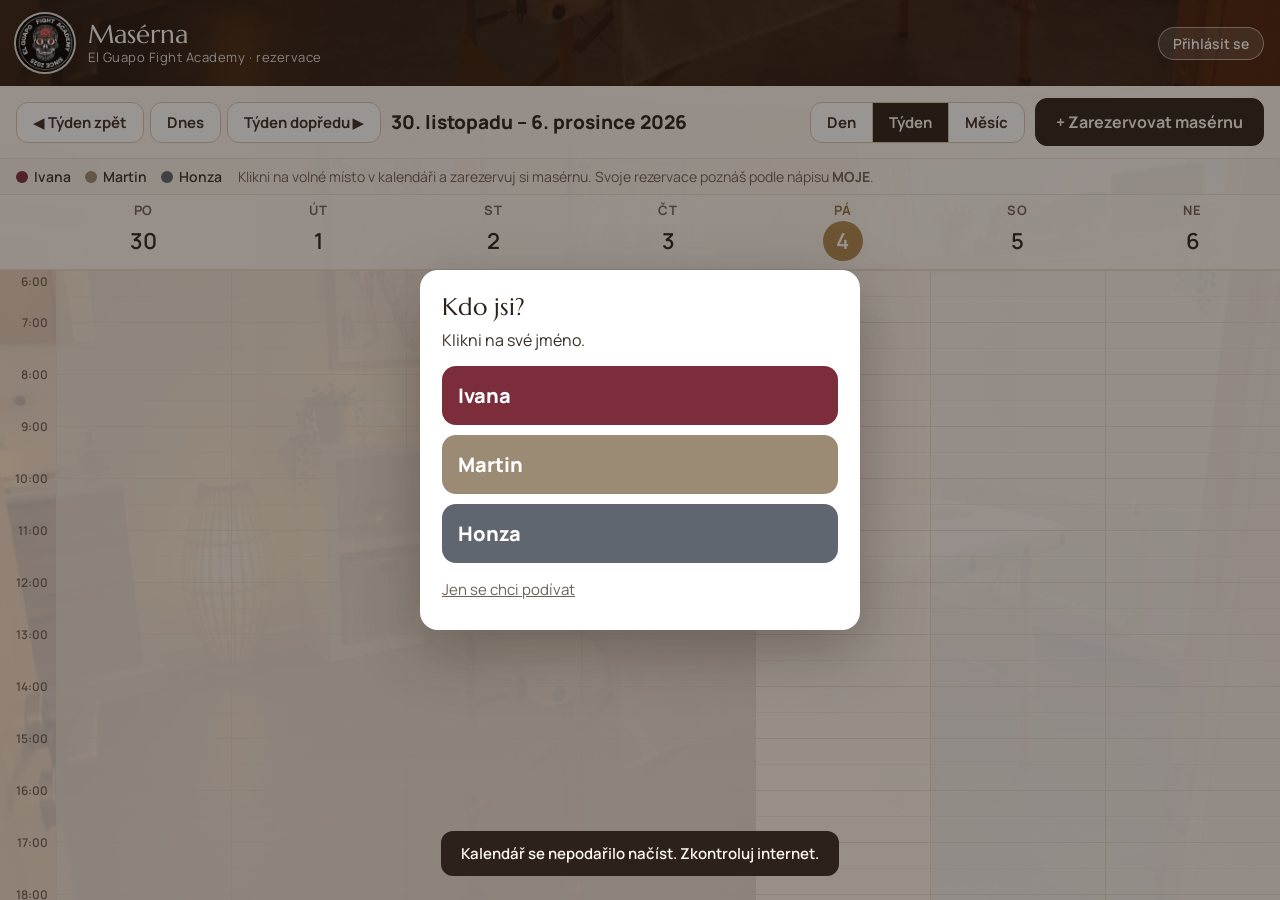
<file: maserna/index.html>
<!doctype html>
<html lang="cs">
<head>
<meta charset="utf-8">
<meta name="viewport" content="width=device-width, initial-scale=1, viewport-fit=cover">
<meta name="robots" content="noindex, nofollow">
<title>Masérna El Guapo – rezervace</title>
<link rel="icon" href="elguapo-logo.png">
<link rel="apple-touch-icon" href="elguapo-logo.png">
<link rel="preconnect" href="https://fonts.googleapis.com">
<link rel="preconnect" href="https://fonts.gstatic.com" crossorigin>
<link href="https://fonts.googleapis.com/css2?family=Manrope:wght@400;500;600;700;800&family=Marcellus&display=swap" rel="stylesheet">
<style>
  :root {
    --cream: #fbf7f0;
    --linen: #f4ece0;
    --line: #e7dccd;
    --line-strong: #d6c6ae;
    --espresso: #2c221b;
    --ink: #3a2f26;
    --muted: #6f6155;
    --gold: #b08a52;
    --gold-deep: #8e6c3c;
    --now: #c0392b;
    --hour: 52px;
    --gutter: 56px;
  }
  * { box-sizing: border-box; }
  html, body { height: 100%; margin: 0; }
  body {
    font-family: Manrope, system-ui, sans-serif;
    color: var(--ink);
    background: var(--cream);
    display: flex; flex-direction: column;
    -webkit-tap-highlight-color: transparent;
    position: relative;
  }
  /* vybledlá fotka masérny za kalendářem */
  body::before {
    content: ""; position: fixed; inset: 0; z-index: -1;
    background: linear-gradient(rgba(251,247,240,.74), rgba(251,247,240,.82)), url("maserna-foto.webp") center 40% / cover no-repeat;
  }
  button { font: inherit; color: inherit; cursor: pointer; }

  /* ---------- hlavička s fotkou a logem ---------- */
  .hero {
    position: relative; color: #fff; padding: 14px 16px;
    display: flex; align-items: center; gap: 14px;
    background: linear-gradient(90deg, rgba(30,22,16,.88), rgba(30,22,16,.55)), url("maserna-foto.webp") center 62% / cover no-repeat;
  }
  .hero img { width: 58px; height: 58px; border-radius: 50%; flex: none; box-shadow: 0 0 0 2px rgba(255,255,255,.85); }
  .hero h1 { font-family: Marcellus, serif; font-weight: 400; font-size: 26px; margin: 0; line-height: 1.1; }
  .hero .sub { font-size: 13px; opacity: .85; letter-spacing: .04em; }
  .hero .spacer { flex: 1; }
  .me { display: flex; align-items: center; gap: 10px; font-size: 15px; text-align: right; }
  .me .who { font-weight: 700; }
  .me .dot { width: 12px; height: 12px; border-radius: 50%; display: inline-block; margin-right: 6px; vertical-align: -1px; box-shadow: 0 0 0 2px #fff; }
  .me button { background: rgba(255,255,255,.14); border: 1px solid rgba(255,255,255,.5); color: #fff; border-radius: 999px; padding: 6px 14px; font-size: 14px; font-weight: 600; }
  .me button:hover { background: rgba(255,255,255,.25); }

  /* ---------- ovládání ---------- */
  .bar { display: flex; align-items: center; gap: 10px; flex-wrap: wrap; padding: 12px 16px; border-bottom: 1px solid var(--line); background: rgba(251,247,240,.92); }
  .btn { border: 1px solid var(--line-strong); background: #fff; border-radius: 12px; padding: 9px 16px; font-weight: 700; font-size: 15px; white-space: nowrap; }
  .btn:hover { background: var(--linen); }
  .btn-primary { background: var(--espresso); color: var(--cream); border-color: var(--espresso); }
  .btn-primary:hover { background: #45362b; }
  .btn-big { padding: 12px 20px; font-size: 16px; }
  .nav { display: flex; gap: 6px; }
  .range { font-size: 19px; font-weight: 800; color: var(--espresso); }
  .spacer { flex: 1; }
  .seg { display: inline-flex; border: 1px solid var(--line-strong); border-radius: 12px; overflow: hidden; background: #fff; }
  .seg button { border: 0; background: transparent; padding: 9px 16px; font-weight: 700; font-size: 15px; }
  .seg button + button { border-left: 1px solid var(--line-strong); }
  .seg button.on { background: var(--espresso); color: var(--cream); }

  .info { display: flex; gap: 16px; flex-wrap: wrap; align-items: center; padding: 8px 16px; font-size: 14px; color: var(--muted); border-bottom: 1px solid var(--line); background: rgba(251,247,240,.8); }
  .legend { display: flex; gap: 14px; flex-wrap: wrap; font-weight: 600; color: var(--ink); }
  .legend .dot { width: 12px; height: 12px; border-radius: 50%; display: inline-block; margin-right: 6px; vertical-align: -1px; }

  /* ---------- časová mřížka (den / týden) ---------- */
  .main { flex: 1; min-height: 0; display: flex; flex-direction: column; }
  .tg-head { display: flex; border-bottom: 1px solid var(--line); background: rgba(251,247,240,.92); padding-right: var(--sbw, 0px); }
  .tg-head .gut { width: var(--gutter); flex: none; }
  .dh { flex: 1; min-width: 0; text-align: center; padding: 6px 0 8px; cursor: pointer; }
  .dh .wd { font-size: 13px; text-transform: uppercase; letter-spacing: .06em; color: var(--muted); font-weight: 700; }
  .dh .dn { font-size: 22px; font-weight: 600; width: 40px; height: 40px; line-height: 40px; margin: 2px auto 0; border-radius: 50%; color: var(--espresso); }
  .dh.today .wd { color: var(--gold-deep); }
  .dh.today .dn { background: var(--gold); color: #fff; }
  .dh:hover .dn { background: var(--linen); }
  .dh.today:hover .dn { background: var(--gold-deep); }

  .tg-scroll { flex: 1; overflow-y: auto; overflow-x: hidden; position: relative; }
  .tg-body { display: flex; position: relative; height: calc(var(--hour) * 24); user-select: none; -webkit-user-select: none; }
  .tg-body .gut { width: var(--gutter); flex: none; position: relative; }
  .hl.first { transform: none; top: 3px !important; }
  .hl { position: absolute; right: 8px; font-size: 12px; font-weight: 600; color: var(--muted); transform: translateY(-50%); }
  .col { flex: 1; min-width: 0; position: relative; border-left: 1px solid var(--line); cursor: pointer;
    background-color: rgba(255,255,255,.6);
    background-image: linear-gradient(to bottom, var(--line) 1px, transparent 1px), linear-gradient(to bottom, rgba(231,220,205,.45) 1px, transparent 1px);
    background-size: 100% var(--hour), 100% calc(var(--hour) / 2);
  }
  .col.past { background-color: rgba(240,232,220,.6); }
  .col.today { background-color: rgba(255,250,240,.85); }

  .ev {
    position: absolute; left: 3px; right: 6px; border-radius: 8px; padding: 4px 8px;
    color: #fff; font-size: 13px; line-height: 1.3; overflow: hidden; cursor: pointer;
    box-shadow: 0 0 0 1px rgba(255,255,255,.9), 0 1px 3px rgba(44,34,27,.2);
  }
  .ev.mine { cursor: grab; box-shadow: 0 0 0 2px #fff, 0 0 0 4px var(--espresso), 0 2px 6px rgba(44,34,27,.3); }
  .ev.mine:active { cursor: grabbing; }
  .ev .who { font-weight: 800; }
  .ev .tag { display: inline-block; background: rgba(255,255,255,.95); color: var(--espresso); font-size: 10px; font-weight: 800; letter-spacing: .06em; border-radius: 4px; padding: 0 4px; margin-left: 4px; vertical-align: 1px; }
  .ev .when, .ev .note { opacity: .95; white-space: nowrap; overflow: hidden; text-overflow: ellipsis; }
  .ev.short { padding-top: 1px; padding-bottom: 1px; }
  .ev.short > div { display: inline; }
  .ev.short .when { margin-left: 4px; }
  .ev.short .note { display: none; }
  .ev.dragging { opacity: .85; z-index: 5; }
  .ev .rs { position: absolute; left: 0; right: 0; bottom: 0; height: 8px; cursor: ns-resize; }
  /* 30 min na úklid a přípravu kolem cizích masáží – jen jemné šrafování */
  .gap { position: absolute; left: 3px; right: 6px; pointer-events: none; border-radius: 6px;
    background: repeating-linear-gradient(-45deg, rgba(111,97,85,.11) 0 4px, transparent 4px 9px); }
  .ghost { position: absolute; left: 3px; right: 6px; border-radius: 8px; background: rgba(44,34,27,.15); border: 2px dashed var(--espresso); font-size: 13px; padding: 3px 8px; color: var(--espresso); font-weight: 700; pointer-events: none; }

  .now { position: absolute; left: -1px; right: 0; height: 2px; background: var(--now); z-index: 4; pointer-events: none; }
  .now::before { content: ""; position: absolute; left: -5px; top: -4px; width: 10px; height: 10px; border-radius: 50%; background: var(--now); }

  /* ---------- měsíc ---------- */
  .mh { display: grid; grid-template-columns: repeat(7, 1fr); border-bottom: 1px solid var(--line); background: rgba(251,247,240,.92); }
  .mh div { text-align: center; font-size: 13px; text-transform: uppercase; letter-spacing: .06em; color: var(--muted); font-weight: 700; padding: 8px 0; }
  .mg { flex: 1; display: grid; grid-template-columns: repeat(7, 1fr); grid-auto-rows: minmax(92px, 1fr); min-height: 0; overflow-y: auto; }
  .mc { border-right: 1px solid var(--line); border-bottom: 1px solid var(--line); padding: 4px; overflow: hidden; cursor: pointer; background: rgba(255,255,255,.72); }
  .mc.other { background: rgba(240,232,220,.55); }
  .mc.other .md { color: var(--muted); opacity: .7; }
  .md { font-size: 14px; font-weight: 700; text-align: center; width: 28px; height: 28px; line-height: 28px; margin: 0 auto 2px; border-radius: 50%; }
  .mc.today .md { background: var(--gold); color: #fff; }
  .chip { display: block; width: 100%; text-align: left; border: 0; border-radius: 5px; color: #fff; font-size: 12px; font-weight: 600; padding: 2px 6px; margin-top: 2px; white-space: nowrap; overflow: hidden; text-overflow: ellipsis; }
  .more { font-size: 12px; color: var(--muted); padding: 2px 6px; font-weight: 600; }

  /* ---------- okna ---------- */
  .backdrop { position: fixed; inset: 0; background: rgba(30,22,16,.45); display: none; align-items: center; justify-content: center; z-index: 50; padding: 16px; }
  .backdrop.open { display: flex; }
  .modal { background: #fff; border-radius: 18px; width: 100%; max-width: 440px; padding: 22px; box-shadow: 0 20px 60px rgba(44,34,27,.35); max-height: 100%; overflow-y: auto; }
  .modal h2 { font-family: Marcellus, serif; font-weight: 400; font-size: 24px; margin: 0 0 6px; color: var(--espresso); }
  .modal p { margin: 0 0 10px; line-height: 1.5; }
  .lbl { font-size: 14px; font-weight: 700; color: var(--espresso); margin: 16px 0 6px; }
  .grid2 { display: grid; grid-template-columns: 1fr 1fr; gap: 10px; }
  input[type=date], input[type=time], input[type=text], input[type=password] {
    font: inherit; font-size: 17px; border: 1px solid var(--line-strong); border-radius: 12px; padding: 10px 12px; background: #fff; color: var(--ink); width: 100%;
    -webkit-appearance: none; appearance: none; min-height: 46px;
  }
  select.time {
    font: inherit; font-size: 18px; font-weight: 700; border: 1px solid var(--line-strong); border-radius: 12px; padding: 10px 36px 10px 14px; color: var(--ink); width: 100%; min-height: 48px;
    -webkit-appearance: none; appearance: none; cursor: pointer;
    background: #fff url("data:image/svg+xml,%3Csvg xmlns='http://www.w3.org/2000/svg' width='12' height='8'%3E%3Cpath d='M1 1l5 5 5-5' stroke='%232c221b' stroke-width='2' fill='none'/%3E%3C/svg%3E") no-repeat right 14px center;
  }
  .durs { display: grid; grid-template-columns: repeat(3, 1fr); gap: 8px; }
  .durs button { border: 1px solid var(--line-strong); background: #fff; border-radius: 12px; padding: 11px 4px; font-size: 17px; font-weight: 800; color: var(--espresso); }
  .durs button:hover { background: var(--linen); }
  .durs button.on { background: var(--espresso); border-color: var(--espresso); color: var(--cream); }
  input:focus, select.time:focus { outline: 2px solid var(--gold); outline-offset: 0; border-color: var(--gold); }
  .pin { font-size: 28px !important; letter-spacing: .5em; text-align: center; }
  .err { color: var(--now); font-size: 15px; font-weight: 600; margin-top: 12px; }
  .err:empty { display: none; }
  .gaptip { margin-top: 14px; padding: 12px 14px; border-radius: 12px; background: var(--linen); border: 1px solid var(--line-strong); font-size: 15px; line-height: 1.45; color: var(--ink); }
  .gaptip button { margin-top: 10px; width: 100%; }
  .actions { display: flex; gap: 10px; margin-top: 22px; flex-wrap: wrap; }
  .actions .btn { flex: 1; padding: 12px 16px; font-size: 16px; }
  .btn-danger { color: var(--now); border-color: #e9c3bd; }
  .btn-danger:hover { background: #fbeceb; }
  .chipline { display: inline-flex; align-items: center; gap: 8px; font-weight: 700; font-size: 17px; }
  .chipline .dot { width: 14px; height: 14px; border-radius: 50%; }
  .names { display: grid; gap: 10px; margin-top: 14px; }
  .name-btn { border: 0; border-radius: 14px; color: #fff; font-size: 20px; font-weight: 800; padding: 16px; text-align: left; }
  .name-btn:hover { filter: brightness(1.08); }
  .link { background: none; border: 0; color: var(--muted); text-decoration: underline; padding: 8px 0; font-size: 15px; margin-top: 8px; }
  .hint { font-size: 14px; color: var(--muted); margin-top: 8px; }
  [hidden] { display: none !important; }

  .toast { position: fixed; left: 50%; bottom: 24px; transform: translateX(-50%) translateY(20px); background: var(--espresso); color: var(--cream); padding: 12px 20px; border-radius: 12px; font-size: 15px; font-weight: 600; opacity: 0; transition: .2s; pointer-events: none; z-index: 60; max-width: calc(100% - 32px); text-align: center; }
  .toast.show { opacity: 1; transform: translateX(-50%) translateY(0); }

  .fab { display: none; }
  @media (max-width: 760px) {
    /* mobil: lišty co nejnižší, ať kalendář zabírá většinu obrazovky */
    .hero { padding: 6px 12px; gap: 10px; }
    .hero img { width: 34px; height: 34px; box-shadow: 0 0 0 1.5px rgba(255,255,255,.85); }
    .hero h1 { font-size: 19px; }
    .hero .sub, .me .melbl { display: none; }
    .me { gap: 8px; font-size: 14px; }
    .me button { padding: 4px 10px; font-size: 13px; }
    .bar { display: grid; grid-template-columns: 72px 1fr 72px; grid-template-areas: "prev range next" "seg seg today"; gap: 6px; padding: 6px 10px; }
    .nav { display: contents; }
    #prev { grid-area: prev; } #next { grid-area: next; } #today { grid-area: today; }
    #prev, #next { padding: 0; font-size: 18px; height: 40px; }
    .range { grid-area: range; font-size: 17px; text-align: center; align-self: center; }
    .seg { grid-area: seg; }
    .seg button { flex: 1; padding: 7px 4px; font-size: 14px; }
    #today { padding: 7px 4px; font-size: 14px; }
    .bar .add, .bar .spacer, .info { display: none; }
    :root { --gutter: 38px; --hour: 52px; }
    .hl { font-size: 11px; right: 5px; }
    .dh { padding: 3px 0 4px; }
    .dh .wd { font-size: 11px; }
    .dh .dn { font-size: 16px; width: 28px; height: 28px; line-height: 28px; margin-top: 1px; }
    .view-week .ev { left: 1px; right: 2px; padding: 2px 3px; font-size: 11px; line-height: 1.2; border-radius: 5px; }
    .view-week .ev .when { white-space: normal; }
    .view-week .ev .note, .view-week .ev .tag { display: none; }
    .view-week .ev.short > div { display: block; }
    .view-week .ev.short .when { display: none; }
    .mg { grid-auto-rows: minmax(64px, 1fr); }
    .mc { padding: 2px; }
    .chip { font-size: 10px; padding: 1px 3px; }
    .fab { display: flex; align-items: center; gap: 6px; position: fixed; right: 12px; bottom: calc(14px + env(safe-area-inset-bottom)); border-radius: 999px; border: 0; background: var(--espresso); color: var(--cream); font-size: 16px; font-weight: 800; padding: 13px 20px; box-shadow: 0 8px 24px rgba(44,34,27,.4); z-index: 20; }
  }
</style>
</head>
<body>

<header class="hero">
  <img src="elguapo-logo.png" alt="El Guapo Fight Academy">
  <div>
    <h1>Masérna</h1>
    <div class="sub">El Guapo Fight Academy · rezervace</div>
  </div>
  <div class="spacer"></div>
  <div class="me" id="me"></div>
</header>

<div class="bar">
  <div class="nav">
    <button class="btn" id="prev"></button>
    <button class="btn" id="today">Dnes</button>
    <button class="btn" id="next"></button>
  </div>
  <div class="range" id="range"></div>
  <div class="spacer"></div>
  <div class="seg" id="views">
    <button data-v="day">Den</button><button data-v="week">Týden</button><button data-v="month">Měsíc</button>
  </div>
  <button class="btn btn-primary btn-big add" id="add">+ Zarezervovat masérnu</button>
</div>
<div class="info">
  <div class="legend" id="legend"></div>
  <div class="tip">Klikni na volné místo v kalendáři a zarezervuj si masérnu. Svoje rezervace poznáš podle nápisu <b>MOJE</b>.</div>
</div>
<main class="main" id="main"></main>
<button class="fab" id="fab">+ Zarezervovat</button>

<!-- přihlášení -->
<div class="backdrop" id="login">
  <div class="modal">
    <div id="loginPick">
      <h2>Kdo jsi?</h2>
      <p>Klikni na své jméno.</p>
      <div class="names" id="names"></div>
      <button class="link" id="justLook">Jen se chci podívat</button>
    </div>
    <form id="loginPin" autocomplete="off" hidden>
      <h2 id="pinTitle"></h2>
      <p id="pinText"></p>
      <div id="birthWrap" hidden>
        <div class="lbl">Datum narození</div>
        <input type="text" id="birth" inputmode="decimal" placeholder="např. 15. 3. 1985" autocomplete="off">
        <div class="hint" id="birthHint"></div>
      </div>
      <div id="pin1wrap">
        <div class="lbl" id="pin1lbl"></div>
        <input type="password" class="pin" id="pin1" inputmode="numeric" pattern="[0-9]*" maxlength="4" placeholder="••••">
      </div>
      <div id="pin2wrap" hidden>
        <div class="lbl">Zadej PIN ještě jednou</div>
        <input type="password" class="pin" id="pin2" inputmode="numeric" pattern="[0-9]*" maxlength="4" placeholder="••••">
      </div>
      <div class="err" id="loginErr"></div>
      <div class="actions">
        <button type="button" class="btn" id="loginBack">Zpět</button>
        <button type="submit" class="btn btn-primary" id="loginGo"></button>
      </div>
      <button type="button" class="link" id="forgot">Zapomněl/a jsem PIN</button>
    </form>
  </div>
</div>

<!-- rezervace -->
<div class="backdrop" id="backdrop">
  <form class="modal" id="form" autocomplete="off">
    <h2 id="mtitle"></h2>
    <div id="mwho" class="chipline"></div>
    <div id="medit">
      <div class="lbl">Den</div>
      <input type="date" id="mdate">
      <div class="lbl">Od</div>
      <select class="time" id="mfrom"></select>
      <div class="lbl">Délka masáže</div>
      <div class="durs" id="durs">
        <button type="button" data-min="30">30 min</button>
        <button type="button" data-min="60">60 min</button>
        <button type="button" data-min="90">90 min</button>
      </div>
      <div class="lbl">Do <span style="font-weight:500;color:var(--muted)">(dopočítá se samo, jde změnit)</span></div>
      <select class="time" id="mto"></select>
      <div class="lbl">Poznámka (nemusíš vyplňovat)</div>
      <input type="text" id="mnote" maxlength="80" placeholder="např. jméno klienta">
    </div>
    <div id="mview"></div>
    <div class="gaptip" id="mgap" hidden><div id="mgaptext"></div><button type="button" class="btn" id="mgapfix"></button></div>
    <div class="err" id="merr"></div>
    <div class="actions">
      <button type="button" class="btn" id="mcancel">Zavřít</button>
      <button type="submit" class="btn btn-primary" id="msave">Uložit</button>
    </div>
    <div class="actions" id="mdelwrap">
      <button type="button" class="btn btn-danger" id="mdel">Smazat tuhle rezervaci</button>
    </div>
  </form>
</div>
<div class="toast" id="toast"></div>

<script src="config.js"></script>
<script>
(() => {
  const CFG = window.MASERNA_CONFIG || {};
  const PEOPLE = CFG.people || [];
  const SNAP = 15;               // minuty
  const DAY_MIN = 24 * 60;
  const G0 = (CFG.gridStartHour ?? 6) * 60; // od kolika hodin je kalendář vidět a jde rezervovat
  const $ = (id) => document.getElementById(id);

  // ---------- datumy ----------
  const sod = (d) => { const x = new Date(d); x.setHours(0, 0, 0, 0); return x; };
  const addDays = (d, n) => { const x = new Date(d); x.setDate(x.getDate() + n); return x; };
  const sow = (d) => { const x = sod(d); return addDays(x, -((x.getDay() + 6) % 7)); }; // pondělí
  const sameDay = (a, b) => a.getFullYear() === b.getFullYear() && a.getMonth() === b.getMonth() && a.getDate() === b.getDate();
  const minsOf = (d) => d.getHours() * 60 + d.getMinutes();
  const atMin = (day, m) => { const x = sod(day); x.setMinutes(m); return x; };
  const pad = (n) => String(n).padStart(2, "0");
  const ymd = (d) => `${d.getFullYear()}-${pad(d.getMonth() + 1)}-${pad(d.getDate())}`;
  const hm = (d) => `${d.getHours()}:${pad(d.getMinutes())}`;
  const parseYmd = (s) => { const [y, m, d] = s.split("-").map(Number); return new Date(y, m - 1, d); };
  const fmt = (d, o) => new Intl.DateTimeFormat("cs-CZ", o).format(d);
  const cap = (s) => s.charAt(0).toUpperCase() + s.slice(1);

  const colorOf = (name) => (PEOPLE.find((p) => p.name === name) || {}).color || "#8a7b6d";

  // ---------- přihlášení (jméno + PIN, pamatuje si ho zařízení) ----------
  let auth = (() => { try { return JSON.parse(localStorage.getItem("maserna-auth")); } catch { return null; } })();
  const saveAuth = (a) => { auth = a; try { a ? localStorage.setItem("maserna-auth", JSON.stringify(a)) : localStorage.removeItem("maserna-auth"); } catch {} };
  const isMine = (b) => !!auth && b.person === auth.person;
  const isAdmin = () => !!auth && (CFG.admins || []).includes(auth.person);
  const canEdit = (b) => isMine(b) || isAdmin();

  // ---------- databáze ----------
  const base = CFG.supabaseUrl.replace(/\/$/, "") + "/rest/v1";
  const headers = { apikey: CFG.supabaseKey, "Content-Type": "application/json" };
  if (CFG.supabaseKey.startsWith("eyJ")) headers.Authorization = "Bearer " + CFG.supabaseKey;

  async function call(path, body) {
    const r = await fetch(base + path, body ? { method: "POST", headers, body: JSON.stringify(body) } : { headers });
    if (!r.ok) {
      const j = await r.json().catch(() => ({}));
      const e = new Error(j.message || r.statusText);
      e.code = j.code === "23P01" ? "overlap" : j.message;
      throw e;
    }
    return r.status === 204 ? null : r.json();
  }
  const db = {
    // poznámky (jména klientů) nejsou veřejné – dotahují se zvlášť jen pro vlastní rezervace (správkyně vidí všechny)
    list: (from, to) => call(`/bookings?select=id,person,starts_at,ends_at&starts_at=lt.${encodeURIComponent(to.toISOString())}&ends_at=gt.${encodeURIComponent(from.toISOString())}&order=starts_at`),
    notes: (from, to) => call("/rpc/my_notes", { p_person: auth.person, p_pin: auth.pin, p_from: from.toISOString(), p_to: to.toISOString() }),
    status: (person) => call("/rpc/person_status", { p_person: person }),
    setPin: (person, pin, birth) => call("/rpc/set_pin", { p_person: person, p_pin: pin, p_birth: birth }),
    setBirth: (birth) => call("/rpc/set_birth", { p_person: auth.person, p_pin: auth.pin, p_birth: birth }),
    resetPin: (person, birth, pin) => call("/rpc/reset_pin", { p_person: person, p_birth: birth, p_pin: pin }),
    checkPin: (person, pin) => call("/rpc/check_pin", { p_person: person, p_pin: pin }),
    create: (b) => call("/rpc/book_create", { p_person: auth.person, p_pin: auth.pin, p_starts: b.starts_at, p_ends: b.ends_at, p_note: b.note }),
    update: (id, b) => call("/rpc/book_update", { p_id: id, p_person: auth.person, p_pin: auth.pin, p_starts: b.starts_at, p_ends: b.ends_at, p_note: b.note }),
    remove: (id) => call("/rpc/book_delete", { p_id: id, p_person: auth.person, p_pin: auth.pin }),
  };

  // ---------- stav ----------
  const narrow = () => innerWidth < 760;
  let view = "week"; // po otevření vždy týden
  let cursor = sod(new Date());
  let bookings = [];
  let busy = false;         // probíhá tažení – nepřekreslovat z pollingu
  let editing = null;       // upravovaná rezervace (null = nová)
  let lastScroll = null;
  let afterLogin = null;    // co udělat po přihlášení

  function localGet(k) { try { return localStorage.getItem(k); } catch { return null; } }
  function localSet(k, v) { try { localStorage.setItem(k, v); } catch {} }

  function visibleRange() {
    if (view === "day") return [sod(cursor), addDays(sod(cursor), 1)];
    if (view === "week") { const s = sow(cursor); return [s, addDays(s, 7)]; }
    const first = new Date(cursor.getFullYear(), cursor.getMonth(), 1);
    const s = sow(first);
    return [s, addDays(s, 42)];
  }

  async function load() {
    const [from, to] = visibleRange();
    try {
      const list = await db.list(from, to);
      if (auth) {
        try {
          const notes = new Map((await db.notes(from, to)).map((n) => [n.id, n.note]));
          list.forEach((b) => { if (notes.has(b.id)) b.note = notes.get(b.id); });
        } catch (e) {
          if (e.code === "bad_pin") { saveAuth(null); renderMe(); }
        }
      }
      bookings = list;
    } catch (e) {
      toast("Kalendář se nepodařilo načíst. Zkontroluj internet.");
    }
    if (!busy) render();
  }

  const conflictWith = (start, end, ignoreId) =>
    bookings.find((b) => b.id !== ignoreId && new Date(b.starts_at) < end && new Date(b.ends_at) > start);
  const OVERLAP = "V tu dobu už je masérna rezervovaná.";

  // Mezi masážemi dvou různých masérů musí být pauza na úklid a přípravu (klient se zdrží, masér zaspí…).
  // Stejný masér si může dát masáže hned za sebou.
  const GAP = CFG.gapMinutes ?? 30;
  const komu = (name) => (PEOPLE.find((p) => p.name === name) || {}).komu || name;
  function gapIssue(person, start, end, ignoreId, list = bookings) {
    const g = GAP * 60000;
    for (const b of list) {
      if (b.id === ignoreId || b.person === person) continue;
      const bs = new Date(b.starts_at), be = new Date(b.ends_at);
      if (bs < end && be > start) continue; // překryv hlídá conflictWith
      if (be <= start && +be + g > +start) return { b, kind: "after", at: new Date(+be + g) };
      if (bs >= end && +bs - g < +end) return { b, kind: "before", at: new Date(+bs - g) };
    }
    return null;
  }
  function gapText(gi, html) {
    const t = (d) => (html ? `<b>${hm(d)}</b>` : hm(d));
    return gi.kind === "after"
      ? `Dej ${esc(komu(gi.b.person))} ${GAP} minut na úklid masérny a sobě na přípravu. Začít můžeš nejdřív v ${t(gi.at)}.`
      : `${esc(gi.b.person)} začíná v ${hm(new Date(gi.b.starts_at))}. Nech ${GAP} minut na přípravu a skonči nejpozději v ${t(gi.at)}.`;
  }
  // posune nový termín tak, aby dodržel pauzu (když to jde v rámci dne); jinak ho nechá být
  function fitGap(person, start, end) {
    let s = start, e = end;
    const dur = end - start;
    for (let i = 0; i < 5; i++) {
      const gi = gapIssue(person, s, e);
      if (!gi) break;
      if (gi.kind === "after") { s = gi.at; e = new Date(+s + dur); }
      else { e = gi.at; s = new Date(+e - dur); }
    }
    const ok = !gapIssue(person, s, e) && !conflictWith(s, e) && sameDay(s, start) && minsOf(s) >= G0 &&
      (sameDay(e, start) || minsOf(e) === 0);
    return ok ? [s, e] : [start, end];
  }

  function explain(e) {
    if (e.code === "overlap") return OVERLAP;
    if (e.code === "gap") return `Mezi masážemi různých masérů musí být ${GAP} minut na úklid a přípravu.`;
    if (e.code === "not_owner") return "Tuhle rezervaci může měnit jen ten, kdo ji vytvořil.";
    if (e.code === "bad_pin") { saveAuth(null); renderMe(); return "PIN nesedí. Přihlas se prosím znovu."; }
    return "Něco se pokazilo, zkus to znovu. (" + e.message + ")";
  }

  async function save(id, data) {
    try {
      if (id) {
        const u = await db.update(id, data);
        bookings = bookings.map((b) => (b.id === id ? u : b));
      } else {
        bookings.push(await db.create(data));
      }
      render();
      return true;
    } catch (e) {
      const msg = explain(e);
      await load();
      toast(msg);
      return msg;
    }
  }

  // ---------- vykreslení ----------
  function render() {
    for (const b of document.querySelectorAll("#views button")) b.classList.toggle("on", b.dataset.v === view);
    const unit = { day: "Den", week: "Týden", month: "Měsíc" }[view];
    $("prev").textContent = narrow() ? "◀" : `◀ ${unit} zpět`;
    $("next").textContent = narrow() ? "▶" : `${unit} dopředu ▶`;
    $("prev").setAttribute("aria-label", `${unit} zpět`);
    $("next").setAttribute("aria-label", `${unit} dopředu`);
    $("main").className = "main view-" + view;
    $("range").textContent = rangeLabel();
    const sc = document.querySelector(".tg-scroll");
    if (sc) lastScroll = sc.scrollTop;
    const main = $("main");
    main.innerHTML = "";
    if (view === "month") renderMonth(main); else renderGrid(main);
  }

  function rangeLabel() {
    if (view === "day") return cap(fmt(cursor, { weekday: narrow() ? "short" : "long", day: "numeric", month: "long" }));
    if (view === "month") return cap(fmt(cursor, { month: "long", year: "numeric" }));
    const s = sow(cursor), e = addDays(s, 6);
    if (s.getMonth() === e.getMonth()) return `${s.getDate()}.–${fmt(e, narrow() ? { day: "numeric", month: "long" } : { day: "numeric", month: "long", year: "numeric" })}`;
    return `${fmt(s, { day: "numeric", month: "long" })} – ${fmt(e, { day: "numeric", month: "long", year: "numeric" })}`;
  }

  function renderMe() {
    const me = $("me");
    if (auth) {
      me.innerHTML = `<div><span class="melbl">Přihlášen/a jako<br></span><span class="who"><span class="dot" style="background:${colorOf(auth.person)}"></span>${esc(auth.person)}</span></div><button id="logout">Odhlásit</button>`;
      $("logout").onclick = () => { saveAuth(null); renderMe(); render(); };
    } else {
      me.innerHTML = `<button id="loginBtn">Přihlásit se</button>`;
      $("loginBtn").onclick = () => openLogin();
    }
  }

  function renderGrid(main) {
    const days = view === "day" ? [sod(cursor)] : [...Array(7)].map((_, i) => addDays(sow(cursor), i));
    const today = sod(new Date());

    const head = el("div", "tg-head");
    head.append(el("div", "gut"));
    for (const d of days) {
      const h = el("div", "dh" + (sameDay(d, today) ? " today" : ""));
      h.innerHTML = `<div class="wd">${fmt(d, { weekday: "short" })}</div><div class="dn">${d.getDate()}</div>`;
      h.onclick = () => { cursor = d; setView("day"); };
      head.append(h);
    }

    const scroll = el("div", "tg-scroll");
    const body = el("div", "tg-body");
    const gut = el("div", "gut");
    body.style.height = `calc(var(--hour) * ${(DAY_MIN - G0) / 60})`;
    for (let h = G0 / 60; h < 24; h++) {
      const l = el("div", "hl" + (h === G0 / 60 ? " first" : ""));
      l.style.top = `calc(var(--hour) * ${h - G0 / 60})`;
      l.textContent = `${h}:00`;
      gut.append(l);
    }
    body.append(gut);

    for (const d of days) {
      const col = el("div", "col" + (sameDay(d, today) ? " today" : d < today ? " past" : ""));
      col.dataset.date = ymd(d);
      gapBands(d).forEach((g) => col.append(g));
      layoutDay(d).forEach(({ b, lane, lanes }) => col.append(eventEl(b, lane, lanes)));
      if (sameDay(d, today)) {
        const n = el("div", "now");
        n.style.top = `calc(var(--hour) * ${(minsOf(new Date()) - G0) / 60})`;
        if (minsOf(new Date()) >= G0) col.append(n);
      }
      attachCreate(col);
      body.append(col);
    }
    scroll.append(body);
    main.append(head, scroll);

    head.style.setProperty("--sbw", scroll.offsetWidth - scroll.clientWidth + "px");
    scroll.scrollTop = lastScroll ?? 0;
  }

  const hourPx = () => parseFloat(getComputedStyle(document.documentElement).getPropertyValue("--hour")) || 52;

  // Rozdělí překrývající se rezervace (pokud by nějaké byly) do sloupečků vedle sebe.
  function layoutDay(day) {
    const list = bookings
      .filter((b) => sameDay(new Date(b.starts_at), day))
      .sort((a, b) => new Date(a.starts_at) - new Date(b.starts_at));
    const out = [];
    let cluster = [], clusterEnd = 0;
    const flush = () => {
      const laneEnds = [];
      for (const it of cluster) {
        let lane = laneEnds.findIndex((e) => e <= it.s);
        if (lane < 0) lane = laneEnds.length;
        laneEnds[lane] = it.e;
        it.lane = lane;
      }
      cluster.forEach((it) => out.push({ b: it.b, lane: it.lane, lanes: laneEnds.length }));
      cluster = [];
    };
    for (const b of list) {
      const s = minsOf(new Date(b.starts_at));
      const e = sameDay(new Date(b.ends_at), day) ? minsOf(new Date(b.ends_at)) : DAY_MIN;
      if (cluster.length && s >= clusterEnd) flush();
      cluster.push({ b, s, e });
      clusterEnd = Math.max(clusterEnd, e);
    }
    if (cluster.length) flush();
    return out;
  }

  // jemně vyšrafovaná půlhodina před a po cizích masážích
  function gapBands(day) {
    const out = [];
    const band = (s, e) => {
      s = Math.max(s, G0); e = Math.min(e, DAY_MIN);
      if (e <= s) return;
      const g = el("div", "gap");
      g.style.top = `calc(var(--hour) * ${(s - G0) / 60})`;
      g.style.height = `calc(var(--hour) * ${(e - s) / 60})`;
      out.push(g);
    };
    for (const b of bookings) {
      if (isMine(b)) continue;
      const s = new Date(b.starts_at), e = new Date(b.ends_at);
      if (sameDay(s, day)) band(minsOf(s) - GAP, minsOf(s));
      if (sameDay(e, day)) band(minsOf(e), minsOf(e) + GAP);
    }
    return out;
  }

  function eventEl(b, lane = 0, lanes = 1) {
    const s = new Date(b.starts_at), e = new Date(b.ends_at);
    const ev = el("div", "ev" + (isMine(b) ? " mine" : ""));
    ev.dataset.id = b.id;
    ev.style.background = colorOf(b.person);
    if (lanes > 1) {
      ev.style.left = `calc(${(lane / lanes) * 100}% + 3px)`;
      ev.style.right = "auto";
      ev.style.width = `calc(${100 / lanes}% - 8px)`;
    }
    placeEvent(ev, minsOf(s), sameDay(s, e) ? minsOf(e) : DAY_MIN);
    ev.innerHTML = `<div class="who"></div><div class="when"></div><div class="note"></div>` + (canEdit(b) ? `<div class="rs"></div>` : "");
    fillEvent(ev, b, s, e);
    attachDrag(ev, b);
    return ev;
  }

  function placeEvent(ev, sMin, eMin) {
    sMin = Math.max(sMin, G0);
    ev.style.top = `calc(var(--hour) * ${(sMin - G0) / 60})`;
    ev.style.height = `calc(var(--hour) * ${(eMin - sMin) / 60} - 2px)`;
    ev.classList.toggle("short", eMin - sMin <= 30);
  }

  function fillEvent(ev, b, s, e) {
    ev.querySelector(".who").innerHTML = esc(b.person) + (isMine(b) ? `<span class="tag">MOJE</span>` : "");
    ev.querySelector(".when").textContent = `${hm(s)}–${hm(e)}`;
    ev.querySelector(".note").textContent = b.note || "";
  }

  function renderMonth(main) {
    const [start] = visibleRange();
    const today = sod(new Date());
    const mh = el("div", "mh");
    for (let i = 0; i < 7; i++) mh.append(Object.assign(el("div"), { textContent: fmt(addDays(start, i), { weekday: "short" }) }));
    const mg = el("div", "mg");
    const maxChips = narrow() ? 2 : 3;
    for (let i = 0; i < 42; i++) {
      const d = addDays(start, i);
      const c = el("div", "mc" + (d.getMonth() !== cursor.getMonth() ? " other" : "") + (sameDay(d, today) ? " today" : ""));
      c.append(Object.assign(el("div", "md"), { textContent: d.getDate() }));
      const list = bookings.filter((b) => sameDay(new Date(b.starts_at), d)).sort((a, b) => new Date(a.starts_at) - new Date(b.starts_at));
      list.slice(0, maxChips).forEach((b) => {
        const ch = el("button", "chip");
        ch.type = "button";
        ch.style.background = colorOf(b.person);
        ch.textContent = `${hm(new Date(b.starts_at))} ${b.person}`;
        ch.onclick = (e) => { e.stopPropagation(); openModal(b); };
        c.append(ch);
      });
      if (list.length > maxChips) c.append(Object.assign(el("div", "more"), { textContent: `+${list.length - maxChips} další` }));
      c.onclick = () => { cursor = d; setView("day"); };
      mg.append(c);
    }
    main.append(mh, mg);
  }

  function renderLegend() {
    $("legend").innerHTML = PEOPLE.map((p) => `<span><span class="dot" style="background:${p.color}"></span>${esc(p.name)}</span>`).join("");
  }

  // ---------- interakce v mřížce ----------
  function colAt(x) {
    for (const c of document.querySelectorAll(".col")) {
      const r = c.getBoundingClientRect();
      if (x >= r.left && x < r.right) return c;
    }
    return null;
  }
  const yToMin = (col, y) => G0 + ((y - col.getBoundingClientRect().top) / hourPx()) * 60;
  const snap = (m, f = Math.round) => f(m / SNAP) * SNAP;
  const clamp = (v, a, b) => Math.max(a, Math.min(b, v));

  // tažením myší po prázdném místě se vytvoří rezervace, kliknutím/ťuknutím hodinová
  function attachCreate(col) {
    col.addEventListener("pointerdown", (e) => {
      if (e.target !== col || e.button > 0) return;
      const touch = e.pointerType === "touch";
      const m0 = clamp(snap(yToMin(col, e.clientY), Math.floor), G0, DAY_MIN - SNAP);
      const x0 = e.clientX, y0 = e.clientY;
      let ghost = null, range = null, cancelled = false;

      const move = (ev) => {
        if (touch) {
          if (Math.hypot(ev.clientX - x0, ev.clientY - y0) > 10) cancelled = true; // na mobilu tah = posouvání
          return;
        }
        if (!ghost && Math.hypot(ev.clientX - x0, ev.clientY - y0) < 5) return;
        busy = true;
        if (!ghost) { ghost = el("div", "ghost"); col.append(ghost); }
        const m1 = clamp(snap(yToMin(col, ev.clientY), Math.ceil), G0, DAY_MIN);
        const s = Math.min(m0, m1), en = Math.max(m0 + SNAP, m1);
        range = [s, en];
        ghost.style.top = `calc(var(--hour) * ${(s - G0) / 60})`;
        ghost.style.height = `calc(var(--hour) * ${(en - s) / 60} - 2px)`;
        const d = parseYmd(col.dataset.date);
        ghost.textContent = `${hm(atMin(d, s))}–${hm(atMin(d, en))}`;
      };
      const cancel = () => { cancelled = true; done(); };
      const up = () => {
        done();
        if (cancelled) return;
        const d = parseYmd(col.dataset.date);
        let s, en;
        if (range) [s, en] = range;
        else { s = clamp(Math.floor(m0 / 30) * 30, G0, DAY_MIN - 60); en = s + 60; }
        newBooking(atMin(d, s), atMin(d, en));
      };
      const done = () => {
        removeEventListener("pointermove", move);
        removeEventListener("pointerup", up);
        removeEventListener("pointercancel", cancel);
        ghost?.remove();
        busy = false;
      };
      addEventListener("pointermove", move);
      addEventListener("pointerup", up);
      addEventListener("pointercancel", cancel);
    });
  }

  // vlastní rezervace jde myší přesunout (i na jiný den) a za spodní okraj prodloužit;
  // na mobilu se jen ťukne a upraví v okně, ať se nic nepřesune omylem
  function attachDrag(ev, b) {
    ev.addEventListener("pointerdown", (e) => {
      if (e.button > 0) return;
      e.stopPropagation();
      if (!canEdit(b) || e.pointerType === "touch") {
        const x0 = e.clientX, y0 = e.clientY;
        const up = (u) => {
          removeEventListener("pointerup", up);
          if (Math.hypot(u.clientX - x0, u.clientY - y0) < 10) openModal(b);
        };
        addEventListener("pointerup", up);
        return;
      }
      e.preventDefault();
      const resize = e.target.classList.contains("rs");
      const os = new Date(b.starts_at), oe = new Date(b.ends_at);
      const sMin = minsOf(os), dur = (oe - os) / 60000;
      const x0 = e.clientX, y0 = e.clientY;
      let moved = false, ns = os, ne = oe;

      const move = (m) => {
        if (!moved && Math.hypot(m.clientX - x0, m.clientY - y0) < 5) return;
        moved = true; busy = true;
        ev.classList.add("dragging");
        const delta = snap(((m.clientY - y0) / hourPx()) * 60);
        if (resize) {
          const eMin = clamp(sMin + dur + delta, sMin + SNAP, DAY_MIN);
          ns = os; ne = atMin(os, eMin);
          placeEvent(ev, sMin, eMin);
        } else {
          const col = colAt(m.clientX) || ev.parentElement;
          if (col !== ev.parentElement) col.append(ev);
          const d = parseYmd(col.dataset.date);
          const st = clamp(sMin + delta, G0, DAY_MIN - dur);
          ns = atMin(d, st); ne = new Date(ns.getTime() + dur * 60000);
          placeEvent(ev, st, st + dur);
        }
        fillEvent(ev, b, ns, ne);
      };
      const up = async () => {
        removeEventListener("pointermove", move);
        removeEventListener("pointerup", up);
        removeEventListener("pointercancel", up);
        ev.classList.remove("dragging");
        busy = false;
        if (!moved) return openModal(b);
        if (+ns === +os && +ne === +oe) return render();
        if (conflictWith(ns, ne, b.id)) { toast(OVERLAP); return render(); }
        const gi = gapIssue(b.person, ns, ne, b.id);
        if (gi) { toast(gapText(gi)); return render(); }
        await save(b.id, { starts_at: ns.toISOString(), ends_at: ne.toISOString(), note: null });
      };
      addEventListener("pointermove", move);
      addEventListener("pointerup", up);
      addEventListener("pointercancel", up);
    });
  }

  // ---------- přihlašovací okno ----------
  let loginPerson = null, loginMode = null;

  function openLogin(then) {
    afterLogin = then || null;
    $("loginPick").hidden = false;
    $("loginPin").hidden = true;
    const names = $("names");
    names.innerHTML = "";
    for (const p of PEOPLE) {
      const btn = el("button", "name-btn");
      btn.type = "button";
      btn.style.background = p.color;
      btn.textContent = p.name;
      btn.onclick = () => pickPerson(p.name);
      names.append(btn);
    }
    $("login").classList.add("open");
  }
  const closeLogin = () => { $("login").classList.remove("open"); afterLogin = null; };

  async function pickPerson(name) {
    loginPerson = name;
    let status;
    try { status = await db.status(name); } catch { return toast("Nepodařilo se spojit, zkus to znovu."); }
    showLoginStep(status === "new" ? "new" : "login");
  }

  // kroky přihlašovacího okna: new = první PIN, login = zadat PIN, reset = zapomenutý PIN, birth = doplnit datum narození
  function showLoginStep(mode) {
    loginMode = mode;
    const t = {
      new: ["Jsi tu poprvé. Vymysli si PIN ze 4 číslic. Na tomhle telefonu/počítači ho pak už zadávat nebudeš.", "Vymysli si PIN (4 číslice)", "Uložit a přihlásit"],
      login: ["", "Zadej svůj PIN (4 číslice)", "Přihlásit"],
      reset: ["Napiš své datum narození a vymysli si nový PIN.", "Nový PIN (4 číslice)", "Uložit nový PIN"],
      birth: ["Doplň prosím své datum narození. Kdybys někdy zapomněl/a PIN, podle něj si nastavíš nový.", "", "Uložit"],
    }[mode];
    $("pinTitle").textContent = mode === "reset" ? `${loginPerson} – nový PIN` : loginPerson;
    $("pinText").textContent = t[0];
    $("pinText").hidden = !t[0];
    $("pin1lbl").textContent = t[1];
    $("loginGo").textContent = t[2];
    $("birthWrap").hidden = mode === "login";
    $("birthHint").textContent = mode === "new" ? "Pro případ, že zapomeneš PIN – podle data si pak nastavíš nový." : "";
    $("pin1wrap").hidden = mode === "birth";
    $("pin2wrap").hidden = !(mode === "new" || mode === "reset");
    $("forgot").hidden = mode !== "login";
    $("loginBack").textContent = mode === "birth" ? "Teď ne" : "Zpět";
    $("pin1").value = $("pin2").value = $("birth").value = "";
    $("loginErr").textContent = "";
    $("loginPick").hidden = true;
    $("loginPin").hidden = false;
    $("login").classList.add("open");
    (mode === "login" ? $("pin1") : $("birth")).focus();
  }

  // „15. 3. 1985“, „15.3.1985“ i „15031985“ → "1985-03-15"
  function parseBirth(str) {
    const t = str.trim();
    const m = t.match(/^(\d{1,2})\D+(\d{1,2})\D+(\d{4})$/) || t.match(/^(\d{2})(\d{2})(\d{4})$/);
    if (!m) return null;
    const [d, mo, y] = [+m[1], +m[2], +m[3]];
    const dt = new Date(y, mo - 1, d);
    if (dt.getDate() !== d || dt.getMonth() !== mo - 1 || y < 1920 || dt > new Date()) return null;
    return `${y}-${pad(mo)}-${pad(d)}`;
  }

  $("loginBack").onclick = () => {
    if (loginMode === "birth") return closeLogin();
    if (loginMode === "reset") return showLoginStep("login");
    $("loginPick").hidden = false; $("loginPin").hidden = true;
  };
  $("forgot").onclick = () => showLoginStep("reset");
  $("justLook").onclick = closeLogin;
  $("loginPin").addEventListener("submit", async (e) => {
    e.preventDefault();
    const err = $("loginErr");
    const pin = $("pin1").value.trim();
    const birth = parseBirth($("birth").value);
    if (loginMode !== "login" && !birth) return (err.textContent = "Napiš datum narození celé, např. 15. 3. 1985.");
    if (loginMode !== "birth") {
      if (!/^\d{4}$/.test(pin)) return (err.textContent = "PIN musí mít přesně 4 číslice.");
      if (!$("pin2wrap").hidden && pin !== $("pin2").value.trim()) return (err.textContent = "PINy se neshodují, zkus to znovu.");
    }
    let status = null;
    try {
      if (loginMode === "new") await db.setPin(loginPerson, pin, birth);
      else if (loginMode === "reset") await db.resetPin(loginPerson, birth, pin);
      else if (loginMode === "birth") await db.setBirth(birth);
      else { await db.checkPin(loginPerson, pin); status = await db.status(loginPerson).catch(() => null); }
    } catch (x) {
      err.textContent = {
        pin_exists: "Tohle jméno už PIN má. Klikni Zpět a zkus to znovu.",
        bad_pin: "Špatný PIN, zkus to znovu.",
        bad_birth: "Datum narození nesedí, zkus to znovu.",
        no_birth: "U tvého jména není uložené datum narození. Napiš Ivaně, PIN ti smaže.",
      }[x.code] || "Nepodařilo se spojit, zkus to znovu.";
      return;
    }
    if (loginMode === "birth") { closeLogin(); return toast("Díky, datum narození je uložené."); }
    saveAuth({ person: loginPerson, pin });
    const then = afterLogin, wasReset = loginMode === "reset";
    closeLogin();
    renderMe();
    load();
    toast(wasReset ? "Nový PIN je uložený, jsi přihlášen/a." : `Ahoj, jsi přihlášen/a jako ${loginPerson}.`);
    if (status === "nobirth") return askBirth();
    then?.();
  });

  // kdo má PIN bez data narození, toho jednou za návštěvu požádáme o doplnění
  function askBirth() {
    try { if (sessionStorage.getItem("maserna-birth-asked")) return; sessionStorage.setItem("maserna-birth-asked", "1"); } catch {}
    loginPerson = auth.person;
    showLoginStep("birth");
  }

  // ---------- okno rezervace ----------
  function newBooking(start, end) {
    if (!auth) return openLogin(() => newBooking(start, end));
    if (start) [start, end] = fitGap(auth.person, start, end);
    openModal(null, start, end);
  }

  function openModal(b, start, end) {
    editing = b;
    const mine = !b || canEdit(b);
    if (b) { start = new Date(b.starts_at); end = new Date(b.ends_at); }
    if (!start) {
      const n = new Date();
      const base = sameDay(cursor, sod(n)) || cursor < n ? n : cursor;
      const m = sameDay(base, n) ? Math.max(Math.ceil((minsOf(n) + 1) / 30) * 30, G0) : 9 * 60;
      start = atMin(base, Math.min(m, DAY_MIN - 60));
      end = new Date(start.getTime() + 3600000);
      [start, end] = fitGap(auth.person, start, end);
    }
    const person = b ? b.person : auth.person;
    $("mtitle").textContent = !b ? "Zarezervovat masérnu" : isMine(b) ? "Moje rezervace" : mine ? "Rezervace – " + b.person : "Masérna je obsazená";
    $("mwho").innerHTML = `<span class="dot" style="background:${colorOf(person)}"></span>${esc(person)}`;
    $("medit").hidden = !mine;
    $("msave").hidden = !mine;
    $("mdelwrap").hidden = !(b && mine);
    $("mcancel").textContent = mine ? "Zavřít" : "OK";
    $("mview").innerHTML = mine ? (b && !isMine(b) ? `<p class="hint">Upravuješ jako správkyně.</p>` : "") :
      `<p style="margin-top:12px;font-size:17px"><b>${cap(fmt(start, { weekday: "long", day: "numeric", month: "long" }))}</b><br>${hm(start)} – ${hm(end)}${b.note ? "<br>" + esc(b.note) : ""}</p>
       <p class="hint">Tuhle rezervaci může změnit nebo smazat jen ${esc(b.person)}.</p>`;
    $("mdate").value = ymd(start);
    setTime("mfrom", minsOf(start));
    setTime("mto", sameDay(start, end) ? minsOf(end) : DAY_MIN);
    syncDur();
    $("mnote").value = b?.note || "";
    $("merr").textContent = "";
    $("backdrop").classList.add("open");
  }

  // časy po 15 minutách: „Od“ 6:00–23:45, „Do“ 6:15–24:00
  const label = (m) => `${Math.floor(m / 60)}:${pad(m % 60)}`;
  for (let m = G0; m < DAY_MIN; m += SNAP) $("mfrom").add(new Option(label(m), m));
  for (let m = G0 + SNAP; m <= DAY_MIN; m += SNAP) $("mto").add(new Option(label(m), m));
  const timeOf = (id) => +$(id).value;
  function setTime(id, m) {
    if (![...$(id).options].some((o) => +o.value === m)) $(id).add(new Option(label(m), m)); // starší rezervace mimo mřížku
    $(id).value = m;
  }
  let dur = 60; // zvolená délka – drží se i při změně „Od“
  function syncDur() {
    dur = timeOf("mto") - timeOf("mfrom");
    for (const b of $("durs").children) b.classList.toggle("on", +b.dataset.min === dur);
    checkGap();
  }

  // v okně rezervace hned ukáže, když je termín moc blízko cizí masáži, a nabídne opravu jedním klikem
  function checkGap() {
    $("mgap").hidden = true;
    if ($("medit").hidden || !$("mdate").value) return null;
    const d = parseYmd($("mdate").value);
    const from = timeOf("mfrom"), to = timeOf("mto");
    const person = editing ? editing.person : auth?.person;
    const gi = person && to > from ? gapIssue(person, atMin(d, from), atMin(d, to), editing?.id) : null;
    if (!gi) return null;
    $("mgaptext").innerHTML = gapText(gi, true);
    let f, t;
    if (gi.kind === "after") { f = minsOf(gi.at); t = Math.min(f + (to - from), DAY_MIN); }
    else { t = minsOf(gi.at); f = from < t ? from : t - (to - from); }
    const fixable = sameDay(gi.at, d) && f >= G0 && t > f;
    $("mgapfix").hidden = !fixable;
    $("mgapfix").textContent = gi.kind === "after" ? `Začít v ${hm(gi.at)}` : `Skončit v ${hm(gi.at)}`;
    $("mgapfix").onclick = () => { $("merr").textContent = ""; setTime("mfrom", f); setTime("mto", t); syncDur(); };
    $("mgap").hidden = false;
    return gi;
  }
  $("mdate").onchange = checkGap;
  for (const b of $("durs").children) b.onclick = () => {
    const end = timeOf("mfrom") + +b.dataset.min;
    if (end > DAY_MIN) return ($("merr").textContent = "Masáž by končila po půlnoci, zvol dřívější začátek.");
    $("merr").textContent = "";
    setTime("mto", end);
    syncDur();
  };
  $("mfrom").onchange = () => {
    setTime("mto", Math.min(timeOf("mfrom") + (dur > 0 ? dur : 60), DAY_MIN));
    syncDur();
  };
  $("mto").onchange = syncDur;

  function closeModal() { $("backdrop").classList.remove("open"); editing = null; }

  $("form").addEventListener("submit", async (e) => {
    e.preventDefault();
    const err = $("merr");
    if (!auth) { closeModal(); return openLogin(); }
    if (!$("mdate").value) return (err.textContent = "Vyber den.");
    const d = parseYmd($("mdate").value);
    const s = atMin(d, timeOf("mfrom"));
    const en = atMin(d, timeOf("mto")); // 24:00 = půlnoc
    if (en <= s) return (err.textContent = "Čas „Do“ musí být později než „Od“.");
    if (minsOf(s) < G0) return (err.textContent = `Masérna se dá rezervovat od ${G0 / 60}:00.`);
    const person = editing ? editing.person : auth.person;
    const gapMsg = "Posuň prosím čas podle rady výše.";
    if (checkGap()) return (err.textContent = gapMsg);
    // ověř kolize i mimo zrovna zobrazený rozsah
    try {
      const around = await db.list(new Date(+s - GAP * 60000), new Date(+en + GAP * 60000));
      if (around.some((x) => x.id !== editing?.id && new Date(x.starts_at) < en && new Date(x.ends_at) > s)) return (err.textContent = OVERLAP);
      const gi = gapIssue(person, s, en, editing?.id, around);
      if (gi) return (err.textContent = gapText(gi));
    } catch {}
    const data = { note: $("mnote").value.trim(), starts_at: s.toISOString(), ends_at: en.toISOString() };
    const id = editing?.id;
    const res = await save(id, data);
    if (res === true) {
      closeModal();
      toast(id ? "Rezervace je upravená." : "Hotovo, masérna je zarezervovaná.");
    } else err.textContent = res;
  });

  $("mdel").onclick = async () => {
    if (!editing || !confirm("Opravdu smazat tuhle rezervaci?")) return;
    try {
      await db.remove(editing.id);
      bookings = bookings.filter((b) => b.id !== editing.id);
      closeModal();
      render();
      toast("Rezervace je smazaná.");
    } catch (e) { $("merr").textContent = explain(e); }
  };
  $("mcancel").onclick = closeModal;
  $("backdrop").addEventListener("pointerdown", (e) => { if (e.target === $("backdrop")) closeModal(); });
  $("login").addEventListener("pointerdown", (e) => { if (e.target === $("login")) closeLogin(); });

  // ---------- navigace ----------
  function setView(v) { view = v; lastScroll = null; load(); }
  function shift(dir) {
    if (view === "day") cursor = addDays(cursor, dir);
    else if (view === "week") cursor = addDays(cursor, 7 * dir);
    else cursor = new Date(cursor.getFullYear(), cursor.getMonth() + dir, 1);
    load();
  }
  $("prev").onclick = () => shift(-1);
  $("next").onclick = () => shift(1);
  $("today").onclick = () => { cursor = sod(new Date()); lastScroll = null; load(); };
  for (const b of document.querySelectorAll("#views button")) b.onclick = () => setView(b.dataset.v);
  $("add").onclick = $("fab").onclick = () => newBooking();

  addEventListener("keydown", (e) => {
    if (e.key === "Escape") { closeModal(); closeLogin(); return; }
    if (document.querySelector(".backdrop.open") || e.target.matches("input")) return;
    if (e.key === "ArrowLeft") shift(-1);
    if (e.key === "ArrowRight") shift(1);
  });

  // ---------- pomocné ----------
  function el(tag, cls) { const x = document.createElement(tag); if (cls) x.className = cls; return x; }
  function esc(s) { return String(s).replace(/[&<>"]/g, (c) => ({ "&": "&amp;", "<": "&lt;", ">": "&gt;", '"': "&quot;" })[c]); }
  let toastT;
  function toast(msg) {
    const t = $("toast");
    t.textContent = msg;
    t.classList.add("show");
    clearTimeout(toastT);
    toastT = setTimeout(() => t.classList.remove("show"), 4000);
  }

  // ---------- start + průběžná synchronizace ----------
  renderLegend();
  renderMe();
  load();
  if (!auth && !localGet("maserna-seen")) { localSet("maserna-seen", "1"); openLogin(); }
  if (auth) db.status(auth.person).then((st) => { if (st === "nobirth" && auth) askBirth(); }).catch(() => {});
  setInterval(() => { if (!busy && !document.hidden && !document.querySelector(".backdrop.open")) load(); }, 15000);
  document.addEventListener("visibilitychange", () => { if (!document.hidden) load(); });
  let wasNarrow = narrow();
  addEventListener("resize", () => { if (narrow() !== wasNarrow) { wasNarrow = narrow(); render(); } });
  setInterval(() => {
    const n = document.querySelector(".now");
    if (n) n.style.top = `calc(var(--hour) * ${(minsOf(new Date()) - G0) / 60})`;
  }, 60000);
})();
</script>
</body>
</html>
</file>
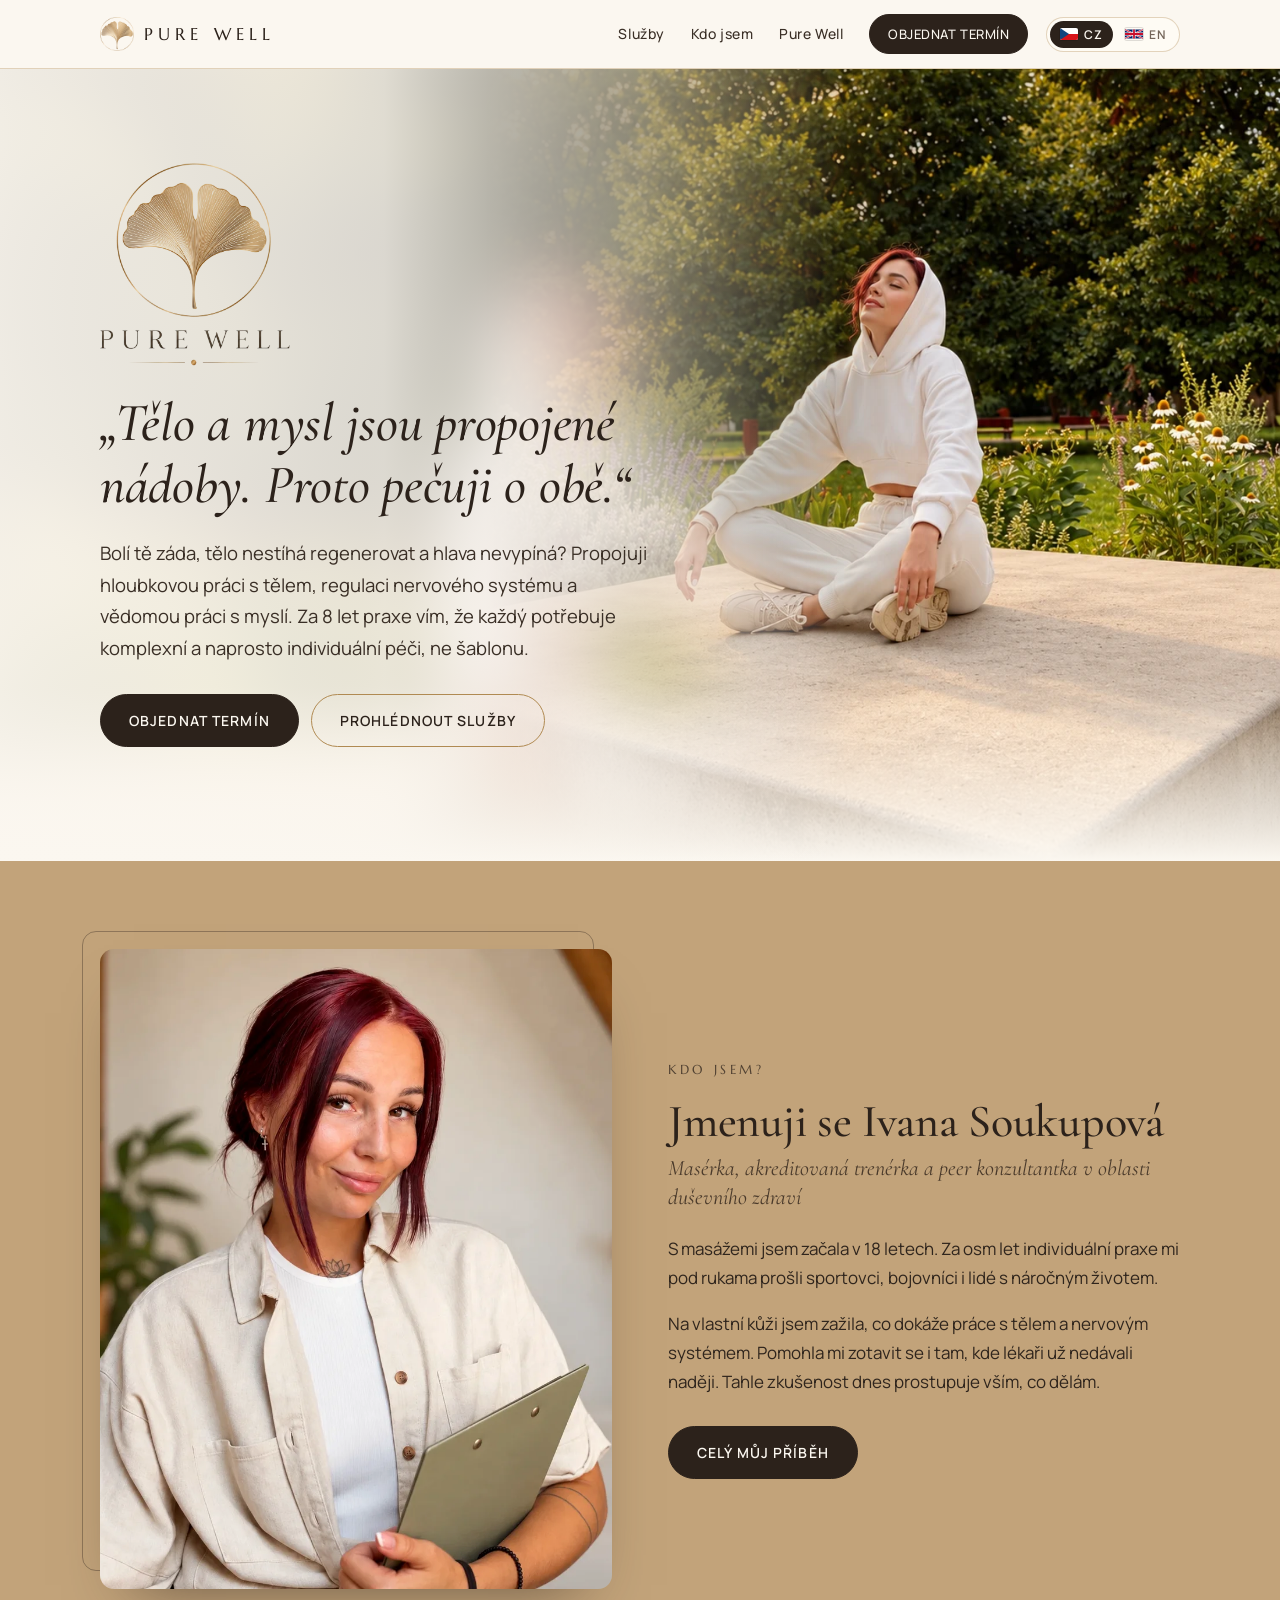
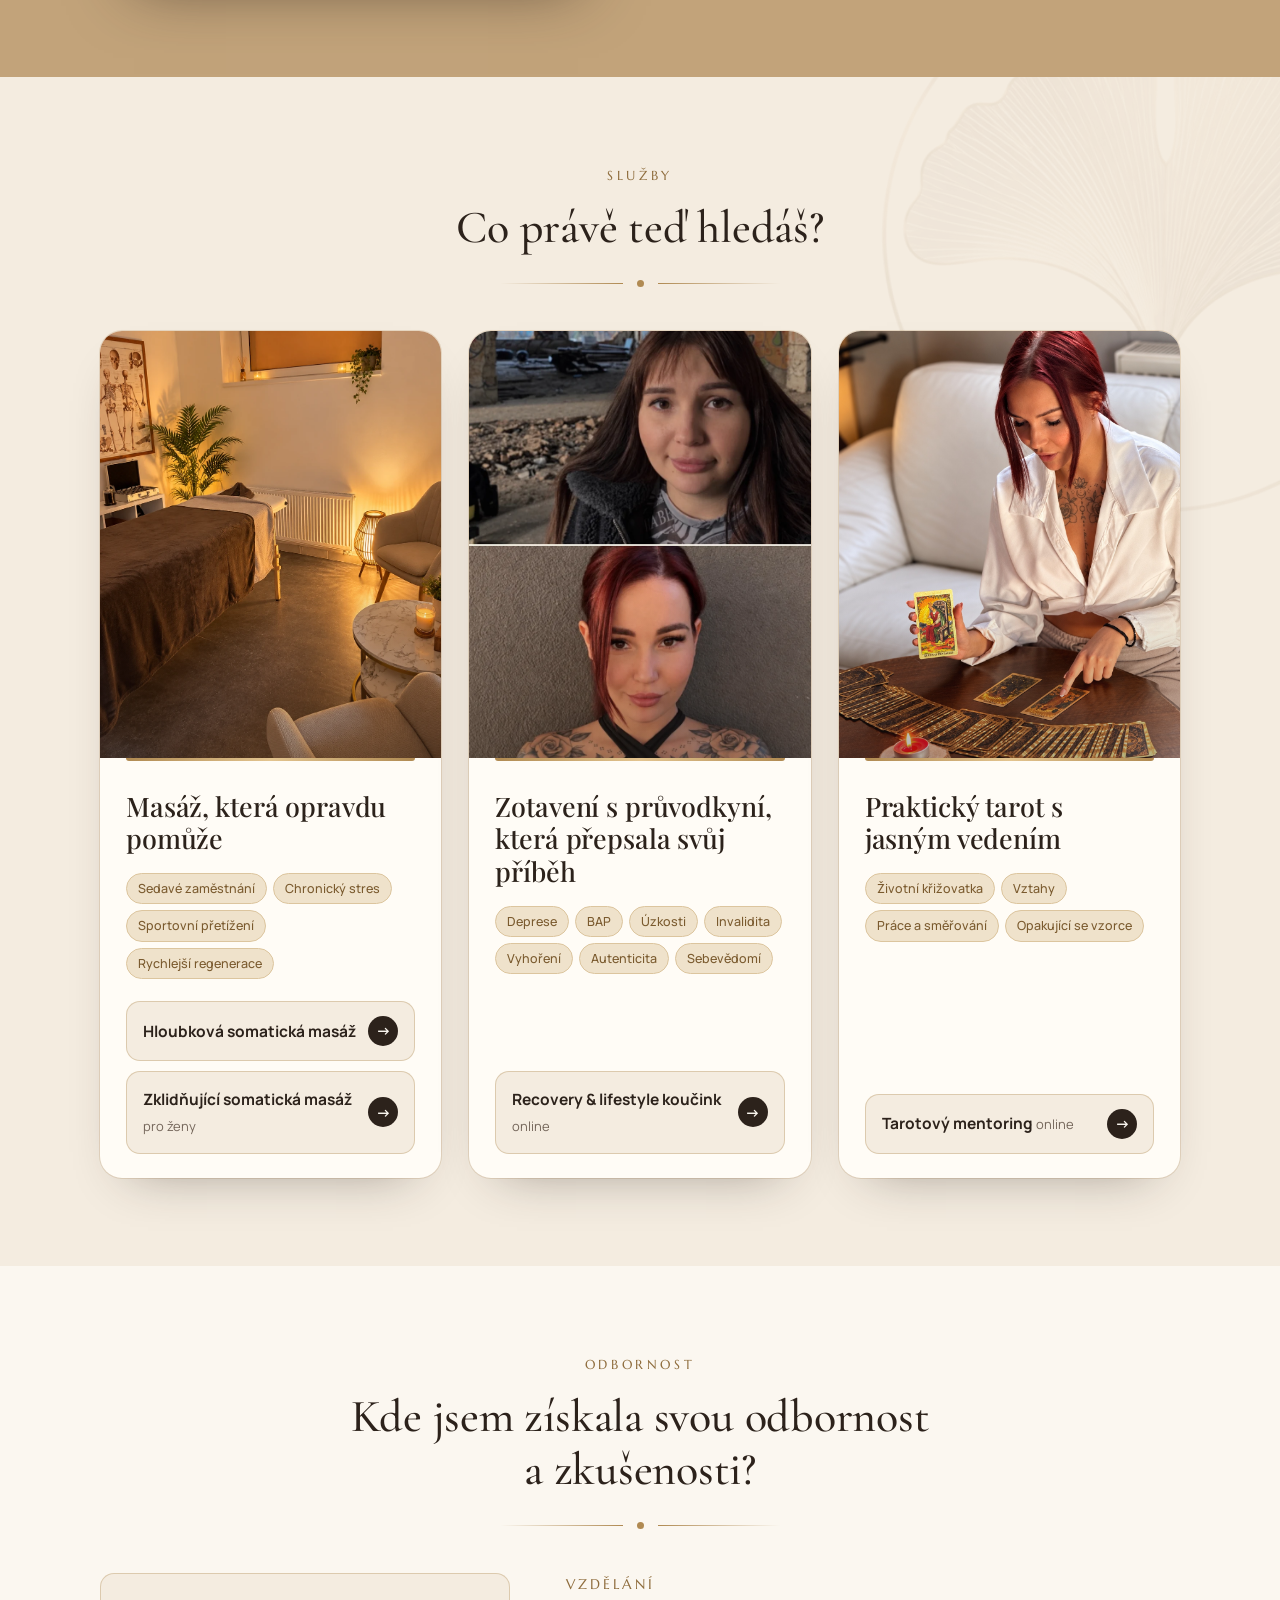
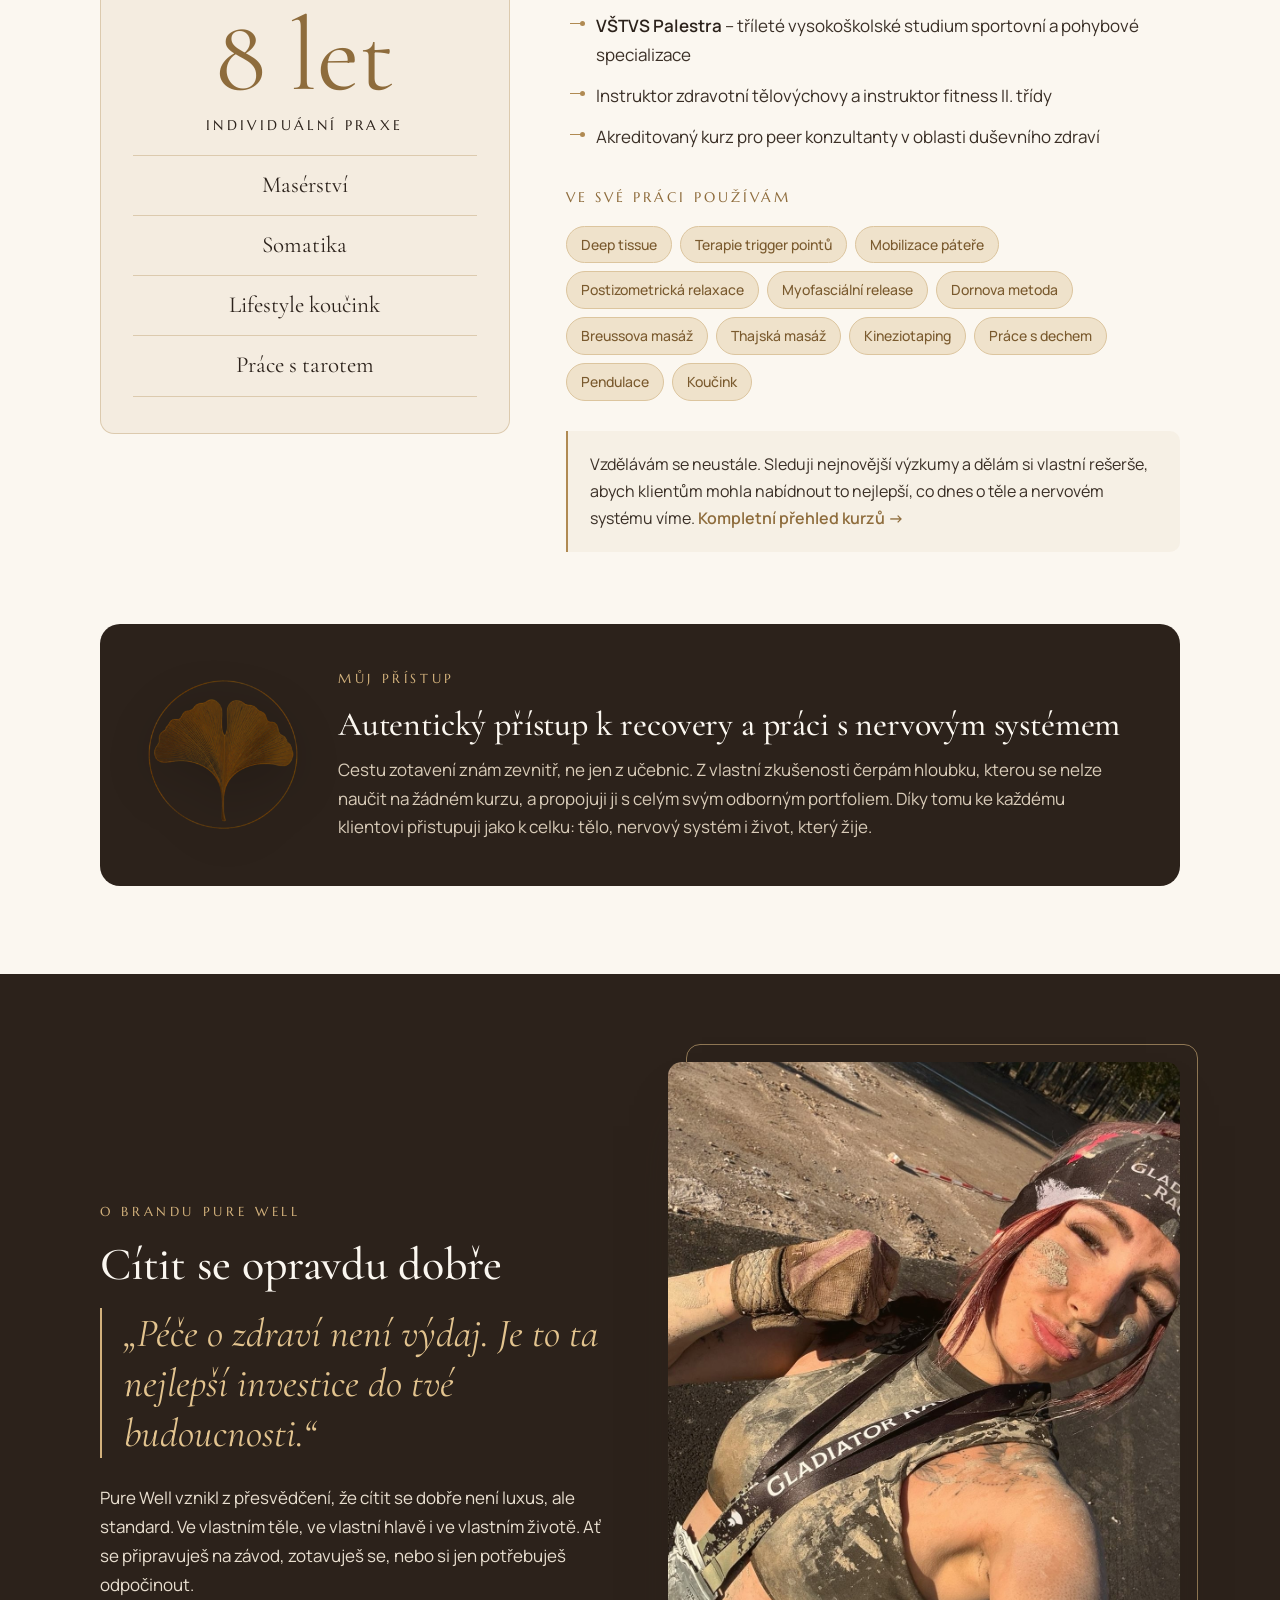
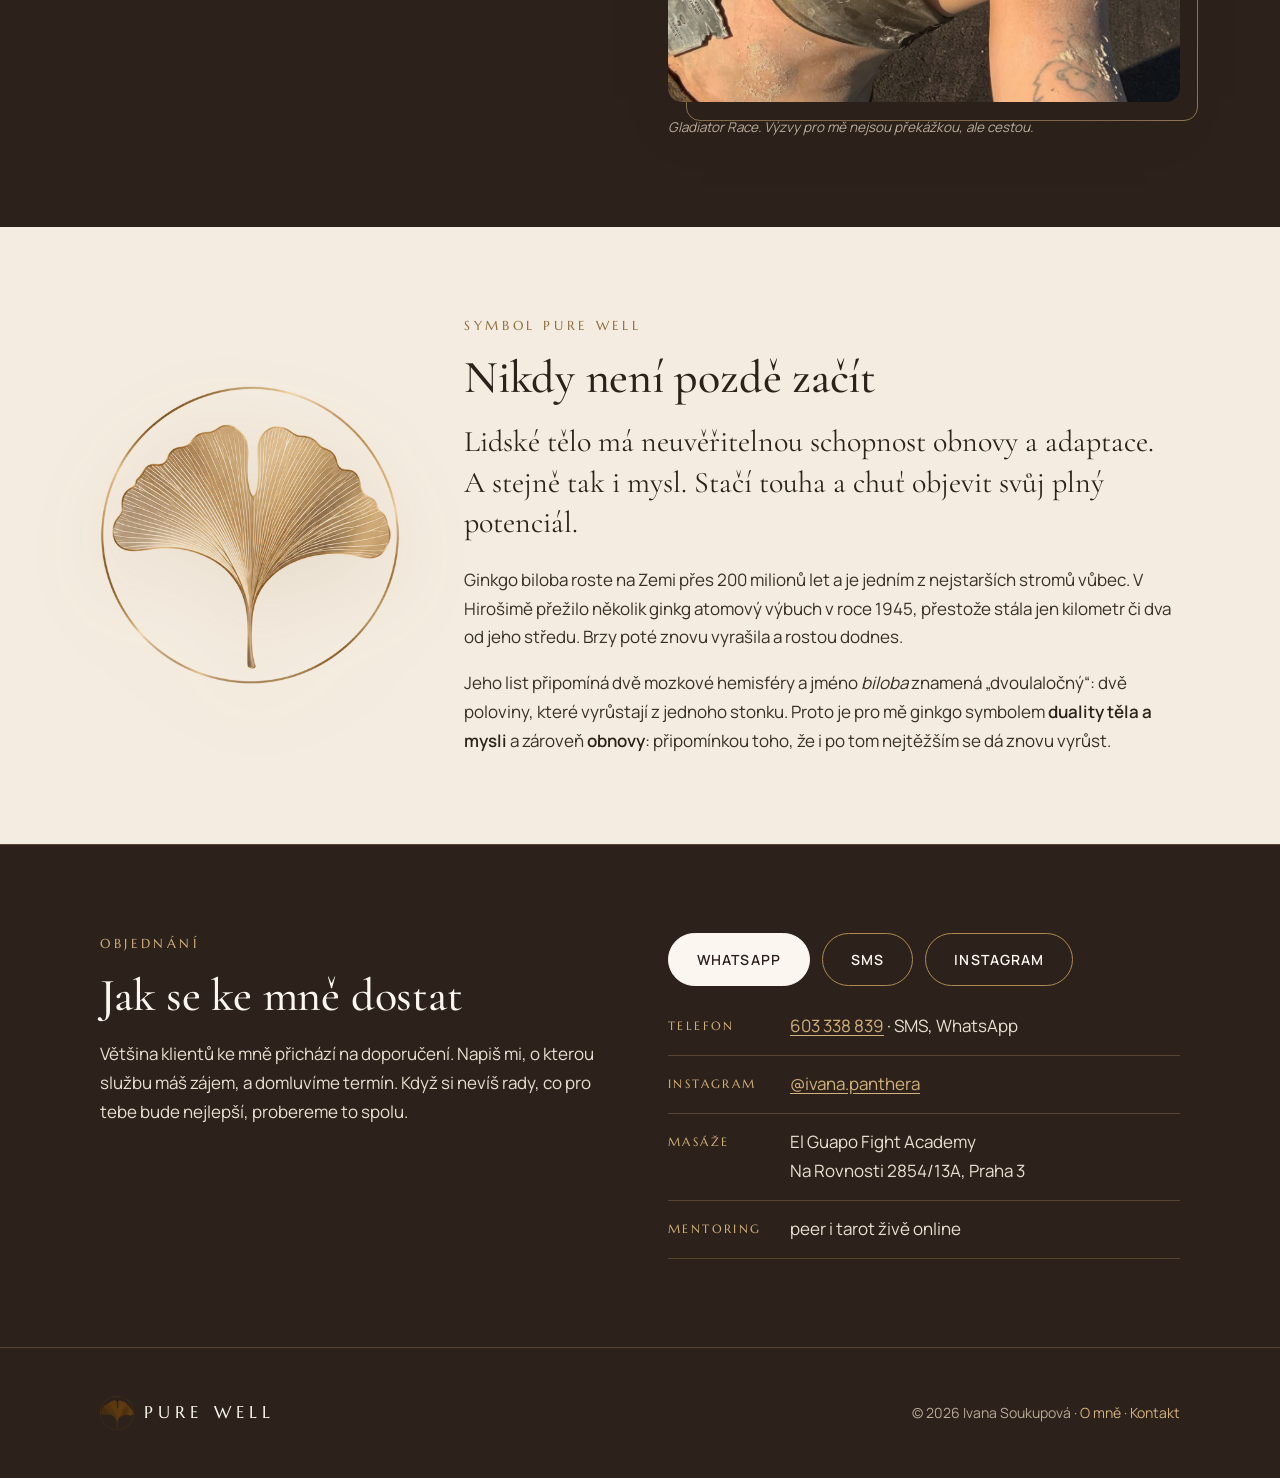
<file: purewell/index.html>
<!doctype html>
<html lang="cs">
<head>
<meta charset="utf-8">
<meta name="viewport" content="width=device-width, initial-scale=1">
<meta name="robots" content="noindex, nofollow">
<title>Pure Well · Tělo, mysl, duše</title>
<meta name="description" content="Hloubková práce s tělem, regulace nervového systému, peer mentoring a tarotový mentoring. Osm let individuální praxe.">
<link rel="icon" href="assets/favicon.png">
<link rel="preconnect" href="https://fonts.googleapis.com">
<link rel="preconnect" href="https://fonts.gstatic.com" crossorigin>
<link href="https://fonts.googleapis.com/css2?family=Cormorant+Garamond:ital,wght@0,500;0,600;0,700;1,500&family=Playfair+Display:wght@500;600&family=Manrope:wght@400;500;600&family=Marcellus&display=swap" rel="stylesheet">
<link rel="stylesheet" href="assets/style.css?v=11">
</head>
<body>

<header class="site-header">
  <div class="wrap">
    <a class="brand" href="./"><img src="assets/logo-mark-96.png" alt=""><span>PURE WELL</span></a>
    <div class="lang-switch" role="navigation" aria-label="Jazyk / Language"><a class="on" aria-current="true" href="./" lang="cs" hreflang="cs"><svg viewBox="0 0 6 4" aria-hidden="true"><rect width="6" height="4" fill="#fff"/><rect y="2" width="6" height="2" fill="#d7141a"/><path d="M0 0L3 2L0 4z" fill="#11457e"/></svg><span>CZ</span></a><a href="en/" lang="en" hreflang="en"><svg viewBox="0 0 60 30" aria-hidden="true"><rect width="60" height="30" fill="#012169"/><path d="M0 0L60 30M60 0L0 30" stroke="#fff" stroke-width="6"/><path d="M0 0L60 30M60 0L0 30" stroke="#C8102E" stroke-width="3"/><path d="M30 0V30M0 15H60" stroke="#fff" stroke-width="10"/><path d="M30 0V30M0 15H60" stroke="#C8102E" stroke-width="6"/></svg><span>EN</span></a></div>
    <button class="menu-btn" aria-expanded="false" aria-controls="nav">MENU</button>
    <nav class="nav" id="nav">
      <a href="#sluzby">Služby</a>
      <a href="#kdo-jsem">Kdo jsem</a>
      <a href="#pure-well">Pure Well</a>
      <a class="btn" href="#kontakt">Objednat termín</a>
    </nav>
  </div>
</header>

<main>

<section class="home-hero hero-full">
  <div class="hero-bg" aria-hidden="true">
    <img class="hero-bg-haze" src="assets/foto/hero-park.webp" alt="">
    <img class="hero-bg-main" src="assets/foto/hero-park.webp" alt="">
  </div>
  <div class="wrap">
    <div class="hero-text">
      <img class="logo" src="assets/logo-full.webp" alt="Pure Well">
      <h1 class="hero-quote">„Tělo a mysl jsou propojené nádoby. Proto pečuji o&nbsp;obě.“</h1>
      <p class="lead">Bolí tě záda, tělo nestíhá regenerovat a hlava nevypíná? Propojuji hloubkovou práci s tělem, regulaci nervového systému a vědomou práci s myslí. Za 8 let praxe vím, že každý potřebuje komplexní a naprosto individuální péči, ne šablonu.</p>
      <div class="btns">
        <a class="btn" href="#kontakt">Objednat termín</a>
        <a class="btn ghost" href="#sluzby">Prohlédnout služby</a>
      </div>
    </div>
  </div>
</section>

<section class="bg-tan who" id="kdo-jsem">
  <div class="wrap grid-2">
    <figure class="framed-photo">
      <img src="assets/foto/portret.webp" alt="Ivana Soukupová" loading="lazy" style="object-position:center 20%">
    </figure>
    <div>
      <span class="eyebrow">Kdo jsem?</span>
      <h2>Jmenuji se Ivana Soukupová</h2>
      <p class="who-role">Masérka, akreditovaná trenérka a peer konzultantka v oblasti duševního zdraví</p>
      <p>S masážemi jsem začala v 18 letech. Za osm let individuální praxe mi pod rukama prošli sportovci, bojovníci i lidé s náročným životem.</p>
      <p>Na vlastní kůži jsem zažila, co dokáže práce s tělem a nervovým systémem. Pomohla mi zotavit se i tam, kde lékaři už nedávali naději. Tahle zkušenost dnes prostupuje vším, co dělám.</p>
      <div class="btns"><a class="btn" href="o-mne/">Celý můj příběh</a></div>
    </div>
  </div>
</section>

<section class="bg-linen offers-sec" id="sluzby">
  <div class="wrap">
    <div class="section-head center">
      <span class="eyebrow">Služby</span>
      <h2>Co právě teď hledáš?</h2>
      <div class="divider"><span></span></div>
    </div>

    <div class="offers">
      <article class="offer">
        <a class="offer-photo tall" href="masaz-na-miru/" tabindex="-1" aria-hidden="true">
          <img src="assets/foto/masaz-maserna.webp" alt="" loading="lazy" style="object-position:center 38%">
        </a>
        <div class="offer-body">
          <div class="offer-chips"><span>Sedavé zaměstnání</span><span>Chronický stres</span><span>Sportovní přetížení</span><span>Rychlejší regenerace</span></div>
          <h3><a class="offer-link" href="masaz-na-miru/">Masáž, která opravdu pomůže</a></h3>
          <ul class="offer-list">
            <li><a href="masaz-na-miru/"><span class="t">Hloubková somatická masáž</span><span class="arr">→</span></a></li>
            <li><a href="regulace-nervoveho-systemu/"><span class="t">Zklidňující somatická masáž <small>pro ženy</small></span><span class="arr">→</span></a></li>
          </ul>
        </div>
      </article>

      <article class="offer">
        <a class="offer-photo tall" href="peer-mentoring/" tabindex="-1" aria-hidden="true">
          <img src="assets/foto/peer-tehdy-dnes.webp" alt="" loading="lazy" style="object-position:center top">
        </a>
        <div class="offer-body">
          <div class="offer-chips"><span>Deprese</span><span>BAP</span><span>Úzkosti</span><span>Invalidita</span><span>Vyhoření</span><span>Autenticita</span><span>Sebevědomí</span></div>
          <h3><a class="offer-link" href="peer-mentoring/">Zotavení s průvodkyní, která přepsala svůj příběh</a></h3>
          <ul class="offer-list">
            <li><a href="peer-mentoring/"><span class="t">Recovery &amp; lifestyle koučink <small>online</small></span><span class="arr">→</span></a></li>
          </ul>
        </div>
      </article>

      <article class="offer">
        <a class="offer-photo tall" href="tarot-mentoring/" tabindex="-1" aria-hidden="true">
          <img src="assets/foto/tarot-karty.jpg" alt="" loading="lazy" style="object-position:center 12%">
        </a>
        <div class="offer-body">
          <div class="offer-chips"><span>Životní křižovatka</span><span>Vztahy</span><span>Práce a směřování</span><span>Opakující se vzorce</span></div>
          <h3><a class="offer-link" href="tarot-mentoring/">Praktický tarot s jasným vedením</a></h3>
          <ul class="offer-list">
            <li><a href="tarot-mentoring/"><span class="t">Tarotový mentoring <small>online</small></span><span class="arr">→</span></a></li>
          </ul>
        </div>
      </article>
    </div>
  </div>
</section>

<section class="expertise">
  <div class="wrap">
    <div class="section-head center">
      <span class="eyebrow">Odbornost</span>
      <h2>Kde jsem získala svou odbornost a&nbsp;zkušenosti?</h2>
      <div class="divider"><span></span></div>
    </div>

    <div class="exp-grid">
      <div class="exp-years">
        <span class="num">8 let</span>
        <h3>Individuální praxe</h3>
        <ul class="exp-fields">
          <li>Masérství</li>
          <li>Somatika</li>
          <li>Lifestyle koučink</li>
          <li>Práce s tarotem</li>
        </ul>
      </div>

      <div class="exp-edu">
        <div class="exp-block">
          <h4>Vzdělání</h4>
          <ul class="checklist">
            <li><strong>VŠTVS Palestra</strong> – tříleté vysokoškolské studium sportovní a pohybové specializace</li>
            <li>Instruktor zdravotní tělovýchovy a instruktor fitness II. třídy</li>
            <li>Akreditovaný kurz pro peer konzultanty v oblasti duševního zdraví</li>
          </ul>
        </div>
        <div class="exp-block">
          <h4>Ve své práci používám</h4>
          <ul class="tagcloud">
            <li>Deep tissue</li><li>Terapie trigger pointů</li><li>Mobilizace páteře</li><li>Postizometrická relaxace</li><li>Myofasciální release</li><li>Dornova metoda</li><li>Breussova masáž</li><li>Thajská masáž</li><li>Kineziotaping</li><li>Práce s dechem</li><li>Pendulace</li><li>Koučink</li>
          </ul>
        </div>
        <p class="exp-note">Vzdělávám se neustále. Sleduji nejnovější výzkumy a dělám si vlastní rešerše, abych klientům mohla nabídnout to nejlepší, co dnes o těle a nervovém systému víme. <a href="o-mne/#vzdelani">Kompletní přehled kurzů →</a></p>
      </div>
    </div>

    <div class="authentic">
      <img src="assets/logo-mark.webp" alt="" aria-hidden="true">
      <div>
        <span class="eyebrow">Můj přístup</span>
        <h3>Autentický přístup k recovery a práci s nervovým systémem</h3>
        <p>Cestu zotavení znám zevnitř, ne jen z učebnic. Z vlastní zkušenosti čerpám hloubku, kterou se nelze naučit na žádném kurzu, a propojuji ji s celým svým odborným portfoliem. Díky tomu ke každému klientovi přistupuji jako k celku: tělo, nervový systém i život, který žije.</p>
      </div>
    </div>
  </div>
</section>

<section class="bg-dark brand-sec" id="pure-well">
  <div class="wrap grid-2">
    <div>
      <span class="eyebrow">O brandu Pure Well</span>
      <h2>Cítit se opravdu dobře</h2>
      <blockquote class="brand-quote">„Péče o zdraví není výdaj. Je to ta nejlepší investice do tvé budoucnosti.“</blockquote>
      <p>Pure Well vznikl z přesvědčení, že cítit se dobře není luxus, ale standard. Ve vlastním těle, ve vlastní hlavě i ve vlastním životě. Ať se připravuješ na závod, zotavuješ se, nebo si jen potřebuješ odpočinout.</p>
    </div>
    <figure class="framed-photo dark">
      <img src="assets/foto/gladiator-race.jpg" alt="Ivana s medailí po závodě Gladiator Race" loading="lazy" style="object-position:center 35%">
      <figcaption>Gladiator Race. Výzvy pro mě nejsou překážkou, ale cestou.</figcaption>
    </figure>
  </div>
</section>

<section class="bg-linen restart" id="zacatek">
  <div class="wrap">
    <div class="restart-grid">
      <img class="restart-leaf" src="assets/logo-mark.webp" alt="List ginkga – symbol Pure Well" loading="lazy">
      <div>
        <span class="eyebrow">Symbol Pure Well</span>
        <h2>Nikdy není pozdě začít</h2>
        <p class="restart-lead">Lidské tělo má neuvěřitelnou schopnost obnovy a adaptace. A stejně tak i mysl. Stačí touha a chuť objevit svůj plný potenciál.</p>
        <p>Ginkgo biloba roste na Zemi přes 200 milionů let a je jedním z nejstarších stromů vůbec. V Hirošimě přežilo několik ginkg atomový výbuch v roce 1945, přestože stála jen kilometr či dva od jeho středu. Brzy poté znovu vyrašila a rostou dodnes.</p>
        <p>Jeho list připomíná dvě mozkové hemisféry a jméno <em>biloba</em> znamená „dvoulaločný“: dvě poloviny, které vyrůstají z jednoho stonku. Proto je pro mě ginkgo symbolem <strong>duality těla a mysli</strong> a zároveň <strong>obnovy</strong>: připomínkou toho, že i po tom nejtěžším se dá znovu vyrůst.</p>
      </div>
    </div>
  </div>
</section>

<section class="bg-dark" id="kontakt" style="border-top:1px solid rgba(210,177,124,.25)">
  <div class="wrap grid-2" style="align-items:start">
    <div>
      <span class="eyebrow">Objednání</span>
      <h2>Jak se ke mně dostat</h2>
      <p>Většina klientů ke mně přichází na doporučení. Napiš mi, o kterou službu máš zájem, a domluvíme termín. Když si nevíš rady, co pro tebe bude nejlepší, probereme to spolu.</p>
    </div>
    <div>
      <div class="btns" style="margin-top:0">
        <a class="btn" style="background:var(--cream);color:var(--espresso);border-color:var(--cream)" href="https://wa.me/420603338839">WhatsApp</a>
        <a class="btn ghost" style="color:var(--cream)" href="sms:+420603338839">SMS</a>
        <a class="btn ghost" style="color:var(--cream)" href="https://instagram.com/ivana.panthera">Instagram</a>
      </div>
      <ul class="contact-list">
        <li><span>Telefon</span><span><a href="tel:+420603338839">603 338 839</a> · SMS, WhatsApp</span></li>
        <li><span>Instagram</span><span><a href="https://instagram.com/ivana.panthera">@ivana.panthera</a></span></li>
        <li><span>Masáže</span><span>El Guapo Fight Academy<br>Na Rovnosti 2854/13A, Praha 3</span></li>
        <li><span>Mentoring</span><span>peer i tarot živě online</span></li>
      </ul>
    </div>
  </div>
</section>

</main>

<footer class="site-footer">
  <div class="wrap">
    <a class="brand" href="./"><img src="assets/logo-mark-96.png" alt=""><span>PURE WELL</span></a>
    <span>© 2026 Ivana Soukupová · <a href="o-mne/">O mně</a> · <a href="#kontakt">Kontakt</a></span>
  </div>
</footer>

<script>
  const b = document.querySelector('.menu-btn'), n = document.getElementById('nav');
  b.addEventListener('click', () => { const o = n.classList.toggle('open'); b.setAttribute('aria-expanded', o); });
  n.addEventListener('click', e => { if (e.target.tagName === 'A') n.classList.remove('open'); });
</script>
</body>
</html>
</file>
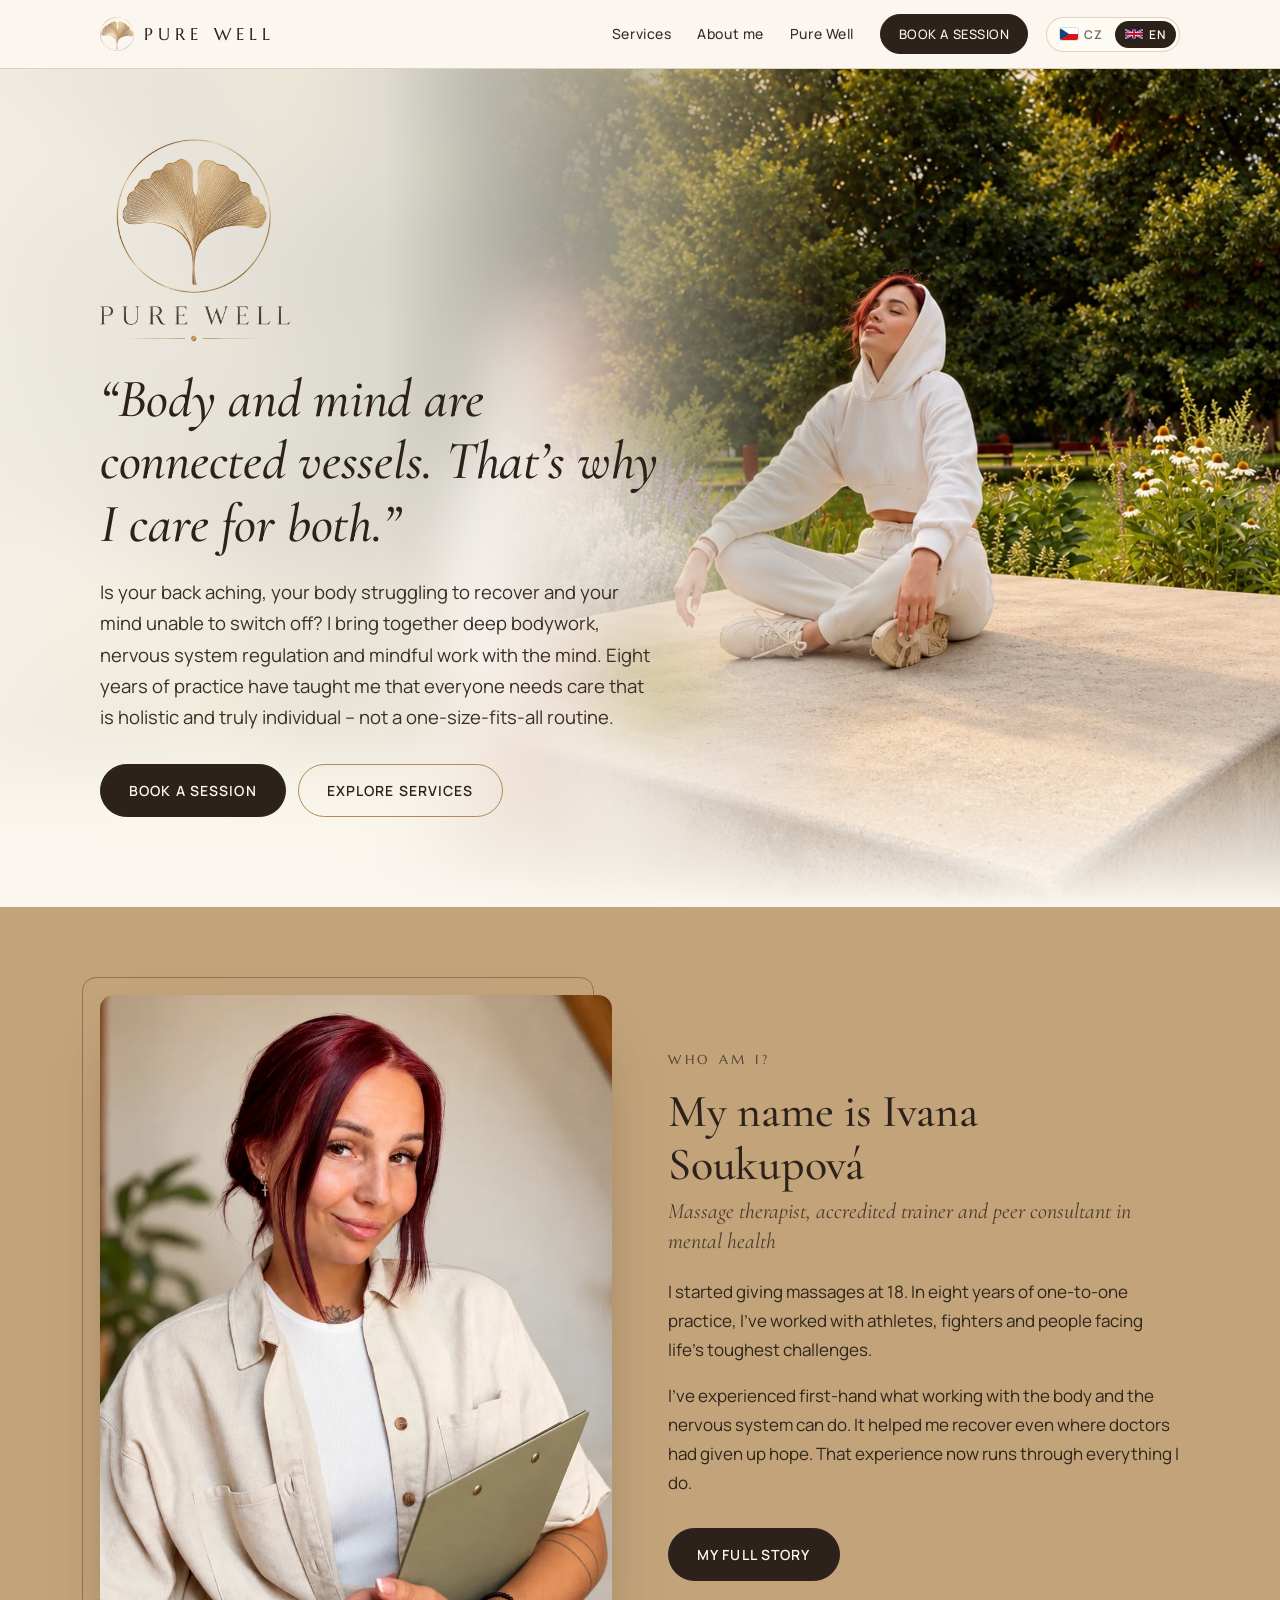
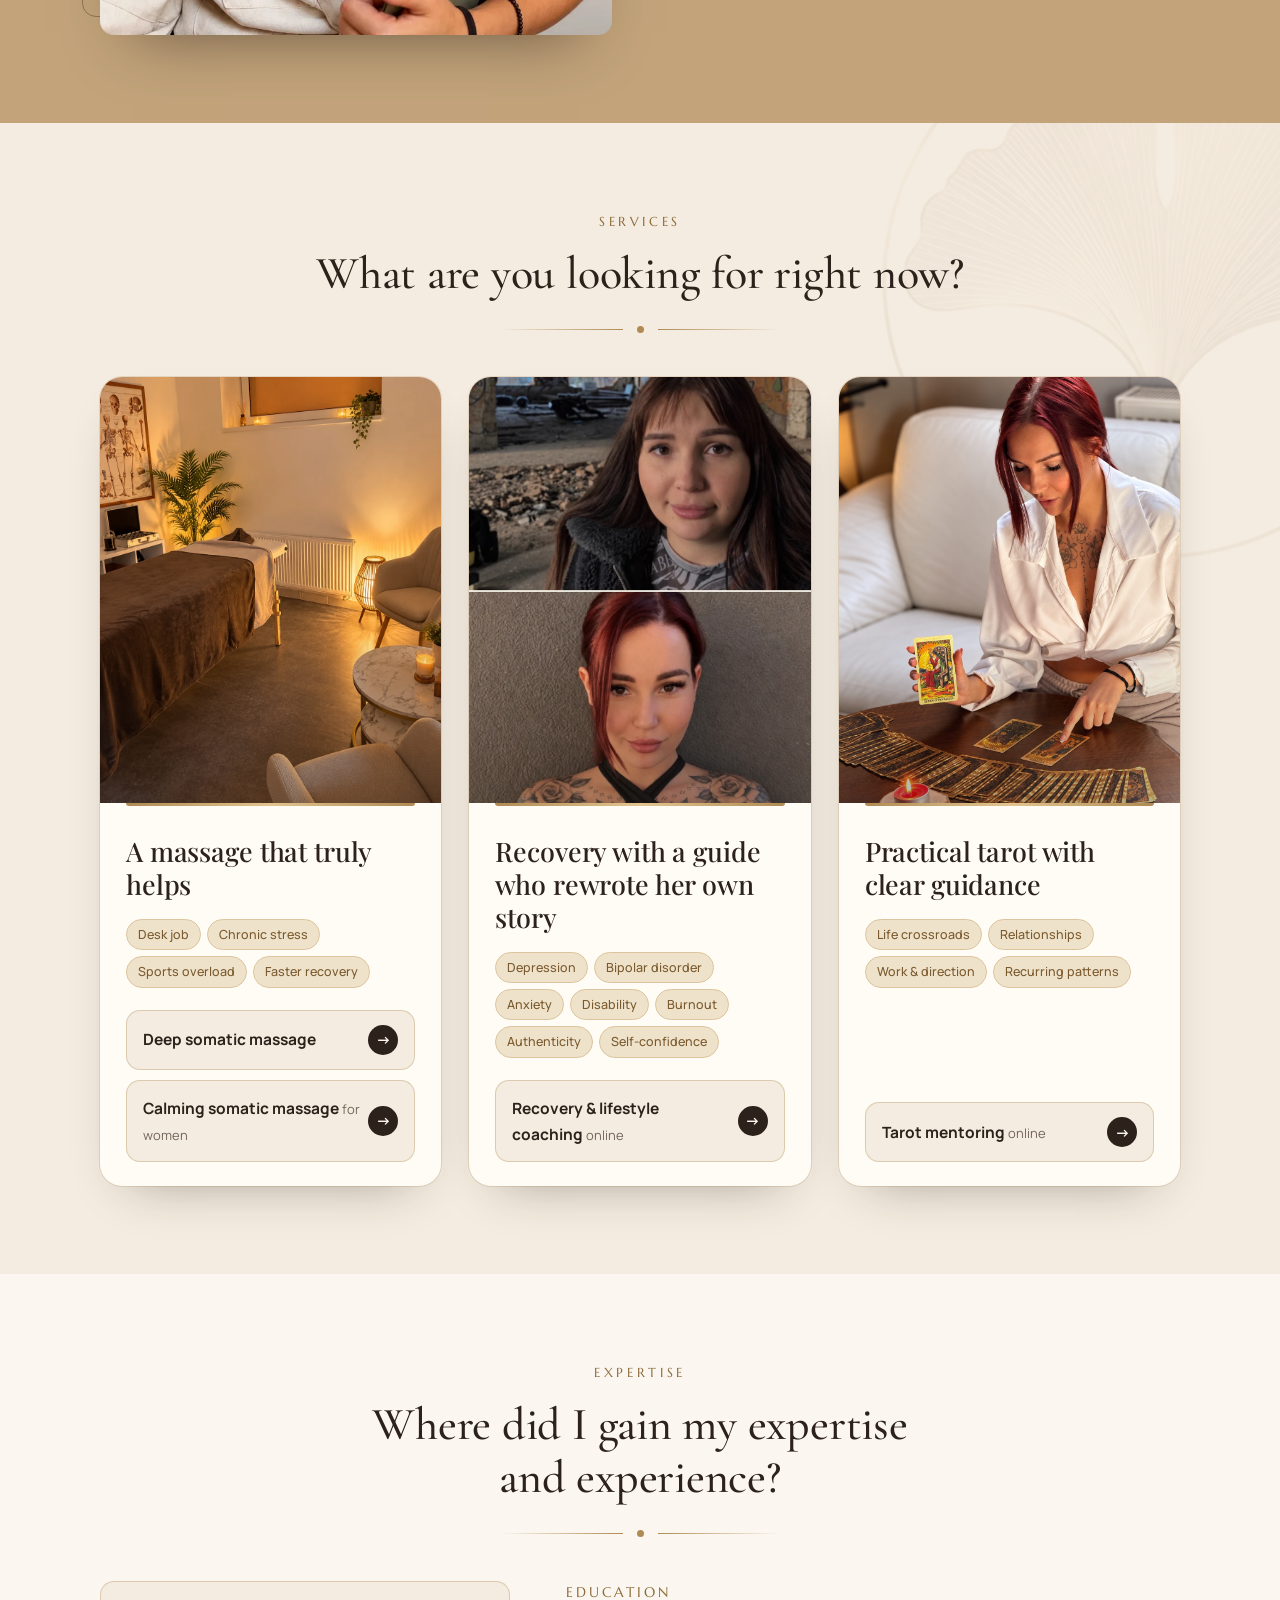
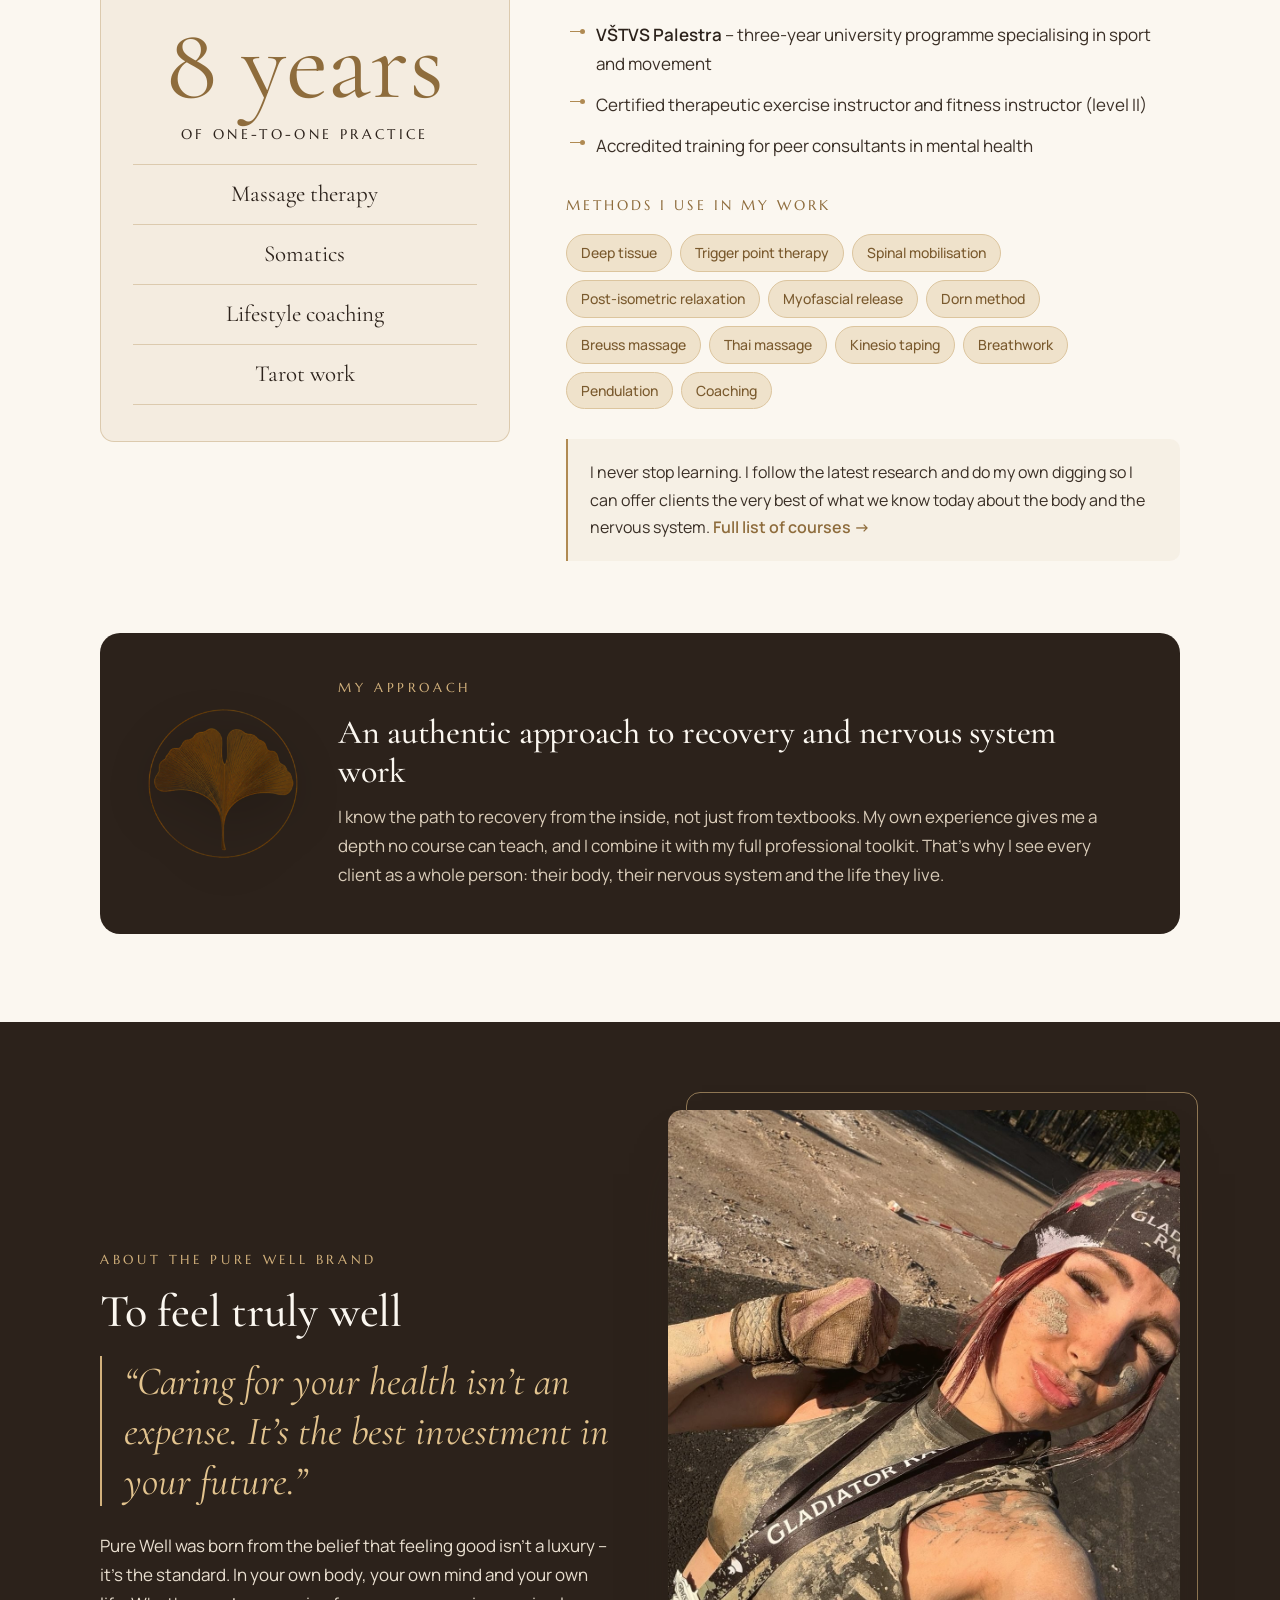
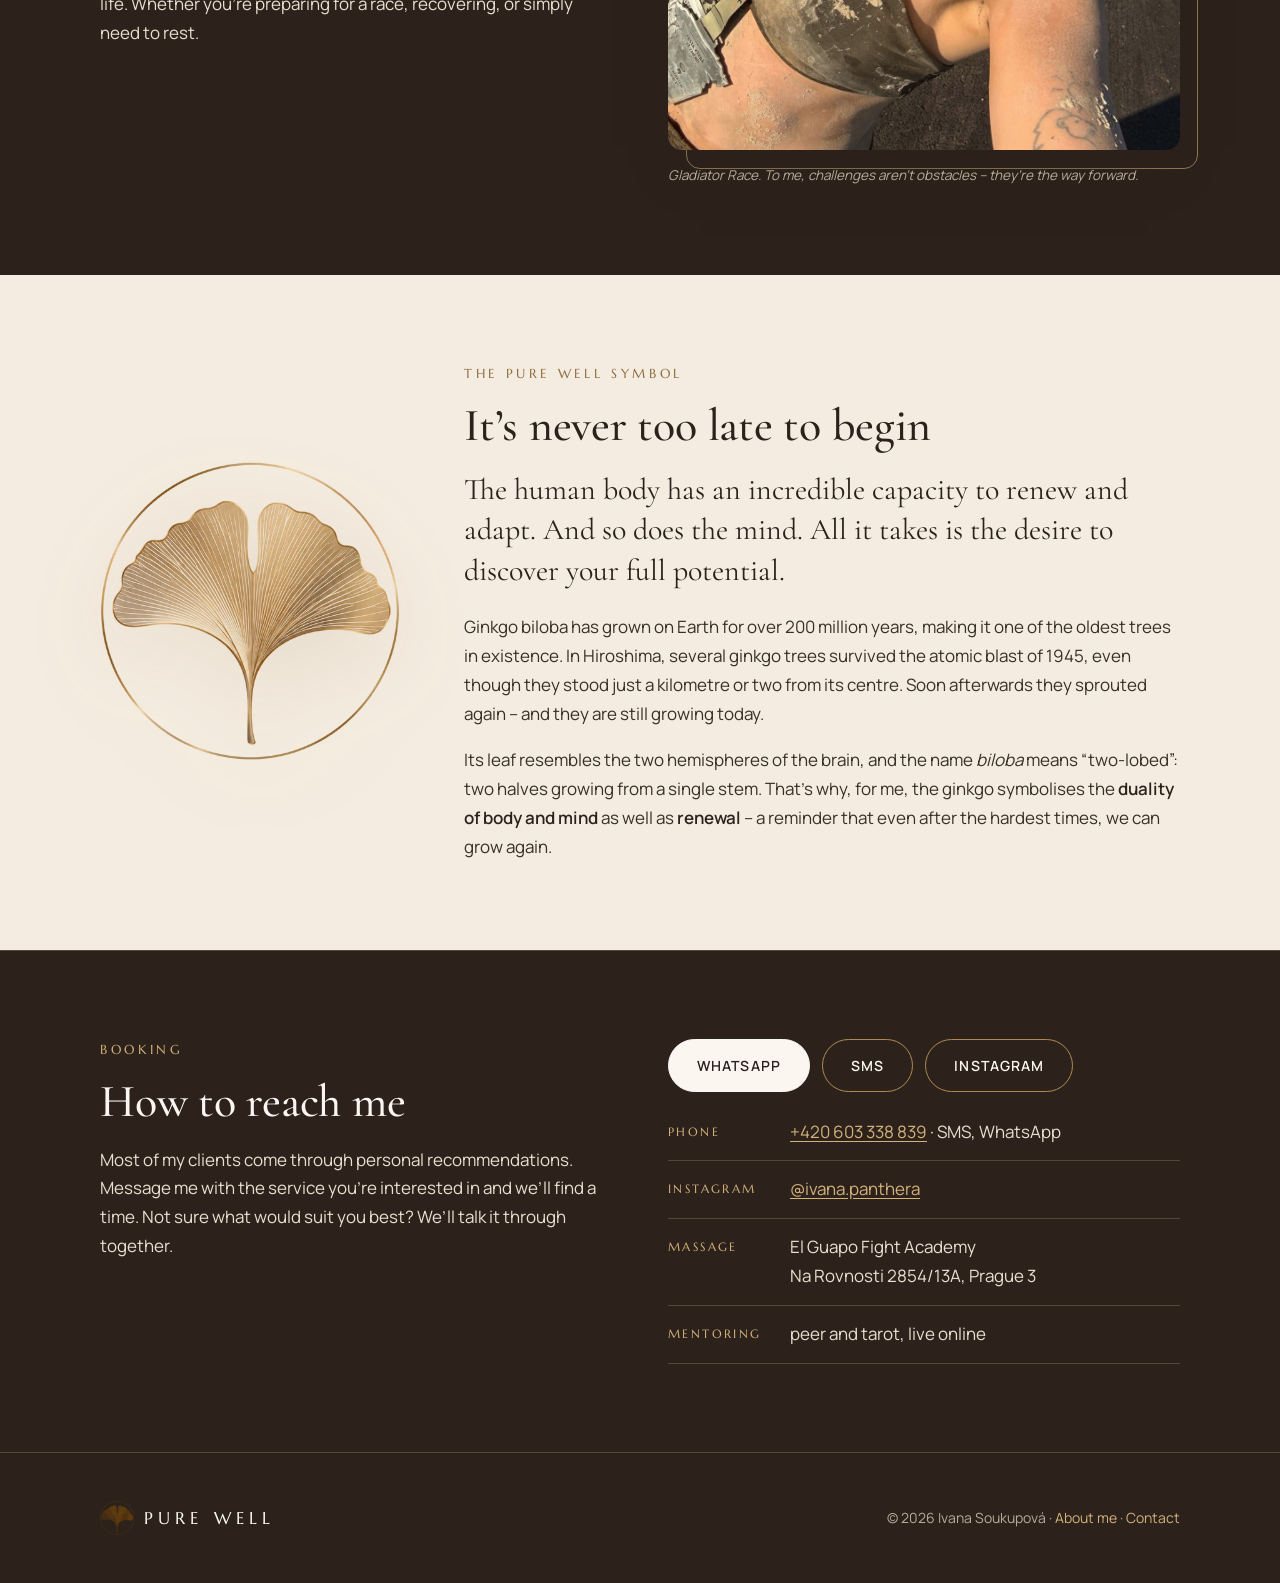
<file: purewell/en/index.html>
<!doctype html>
<html lang="en">
<head>
<meta charset="utf-8">
<meta name="viewport" content="width=device-width, initial-scale=1">
<meta name="robots" content="noindex, nofollow">
<title>Pure Well · Body, Mind, Soul</title>
<meta name="description" content="Deep bodywork, nervous system regulation, peer mentoring and tarot mentoring. Eight years of one-to-one practice.">
<link rel="icon" href="../assets/favicon.png">
<link rel="preconnect" href="https://fonts.googleapis.com">
<link rel="preconnect" href="https://fonts.gstatic.com" crossorigin>
<link href="https://fonts.googleapis.com/css2?family=Cormorant+Garamond:ital,wght@0,500;0,600;0,700;1,500&family=Playfair+Display:wght@500;600&family=Manrope:wght@400;500;600&family=Marcellus&display=swap" rel="stylesheet">
<link rel="stylesheet" href="../assets/style.css?v=11">
</head>
<body>

<header class="site-header">
  <div class="wrap">
    <a class="brand" href="./"><img src="../assets/logo-mark-96.png" alt=""><span>PURE WELL</span></a>
    <div class="lang-switch" role="navigation" aria-label="Jazyk / Language"><a href="../" lang="cs" hreflang="cs"><svg viewBox="0 0 6 4" aria-hidden="true"><rect width="6" height="4" fill="#fff"/><rect y="2" width="6" height="2" fill="#d7141a"/><path d="M0 0L3 2L0 4z" fill="#11457e"/></svg><span>CZ</span></a><a class="on" aria-current="true" href="./" lang="en" hreflang="en"><svg viewBox="0 0 60 30" aria-hidden="true"><rect width="60" height="30" fill="#012169"/><path d="M0 0L60 30M60 0L0 30" stroke="#fff" stroke-width="6"/><path d="M0 0L60 30M60 0L0 30" stroke="#C8102E" stroke-width="3"/><path d="M30 0V30M0 15H60" stroke="#fff" stroke-width="10"/><path d="M30 0V30M0 15H60" stroke="#C8102E" stroke-width="6"/></svg><span>EN</span></a></div>
    <button class="menu-btn" aria-expanded="false" aria-controls="nav">MENU</button>
    <nav class="nav" id="nav">
      <a href="#sluzby">Services</a>
      <a href="#kdo-jsem">About me</a>
      <a href="#pure-well">Pure Well</a>
      <a class="btn" href="#kontakt">Book a session</a>
    </nav>
  </div>
</header>

<main>

<section class="home-hero hero-full">
  <div class="hero-bg" aria-hidden="true">
    <img class="hero-bg-haze" src="../assets/foto/hero-park.webp" alt="">
    <img class="hero-bg-main" src="../assets/foto/hero-park.webp" alt="">
  </div>
  <div class="wrap">
    <div class="hero-text">
      <img class="logo" src="../assets/logo-full.webp" alt="Pure Well">
      <h1 class="hero-quote">“Body and mind are connected vessels. That’s why I care for&nbsp;both.”</h1>
      <p class="lead">Is your back aching, your body struggling to recover and your mind unable to switch off? I bring together deep bodywork, nervous system regulation and mindful work with the mind. Eight years of practice have taught me that everyone needs care that is holistic and truly individual – not a one-size-fits-all routine.</p>
      <div class="btns">
        <a class="btn" href="#kontakt">Book a session</a>
        <a class="btn ghost" href="#sluzby">Explore services</a>
      </div>
    </div>
  </div>
</section>

<section class="bg-tan who" id="kdo-jsem">
  <div class="wrap grid-2">
    <figure class="framed-photo">
      <img src="../assets/foto/portret.webp" alt="Ivana Soukupová" loading="lazy" style="object-position:center 20%">
    </figure>
    <div>
      <span class="eyebrow">Who am I?</span>
      <h2>My name is Ivana Soukupová</h2>
      <p class="who-role">Massage therapist, accredited trainer and peer consultant in mental health</p>
      <p>I started giving massages at 18. In eight years of one-to-one practice, I’ve worked with athletes, fighters and people facing life’s toughest challenges.</p>
      <p>I’ve experienced first-hand what working with the body and the nervous system can do. It helped me recover even where doctors had given up hope. That experience now runs through everything I do.</p>
      <div class="btns"><a class="btn" href="o-mne/">My full story</a></div>
    </div>
  </div>
</section>

<section class="bg-linen offers-sec" id="sluzby">
  <div class="wrap">
    <div class="section-head center">
      <span class="eyebrow">Services</span>
      <h2>What are you looking for right now?</h2>
      <div class="divider"><span></span></div>
    </div>

    <div class="offers">
      <article class="offer">
        <a class="offer-photo tall" href="masaz-na-miru/" tabindex="-1" aria-hidden="true">
          <img src="../assets/foto/masaz-maserna.webp" alt="" loading="lazy" style="object-position:center 38%">
        </a>
        <div class="offer-body">
          <div class="offer-chips"><span>Desk job</span><span>Chronic stress</span><span>Sports overload</span><span>Faster recovery</span></div>
          <h3><a class="offer-link" href="masaz-na-miru/">A massage that truly helps</a></h3>
          <ul class="offer-list">
            <li><a href="masaz-na-miru/"><span class="t">Deep somatic massage</span><span class="arr">→</span></a></li>
            <li><a href="regulace-nervoveho-systemu/"><span class="t">Calming somatic massage <small>for women</small></span><span class="arr">→</span></a></li>
          </ul>
        </div>
      </article>

      <article class="offer">
        <a class="offer-photo tall" href="peer-mentoring/" tabindex="-1" aria-hidden="true">
          <img src="../assets/foto/peer-tehdy-dnes.webp" alt="" loading="lazy" style="object-position:center top">
        </a>
        <div class="offer-body">
          <div class="offer-chips"><span>Depression</span><span>Bipolar disorder</span><span>Anxiety</span><span>Disability</span><span>Burnout</span><span>Authenticity</span><span>Self-confidence</span></div>
          <h3><a class="offer-link" href="peer-mentoring/">Recovery with a guide who rewrote her own story</a></h3>
          <ul class="offer-list">
            <li><a href="peer-mentoring/"><span class="t">Recovery &amp; lifestyle coaching <small>online</small></span><span class="arr">→</span></a></li>
          </ul>
        </div>
      </article>

      <article class="offer">
        <a class="offer-photo tall" href="tarot-mentoring/" tabindex="-1" aria-hidden="true">
          <img src="../assets/foto/tarot-karty.jpg" alt="" loading="lazy" style="object-position:center 12%">
        </a>
        <div class="offer-body">
          <div class="offer-chips"><span>Life crossroads</span><span>Relationships</span><span>Work &amp; direction</span><span>Recurring patterns</span></div>
          <h3><a class="offer-link" href="tarot-mentoring/">Practical tarot with clear guidance</a></h3>
          <ul class="offer-list">
            <li><a href="tarot-mentoring/"><span class="t">Tarot mentoring <small>online</small></span><span class="arr">→</span></a></li>
          </ul>
        </div>
      </article>
    </div>
  </div>
</section>

<section class="expertise">
  <div class="wrap">
    <div class="section-head center">
      <span class="eyebrow">Expertise</span>
      <h2>Where did I gain my expertise and&nbsp;experience?</h2>
      <div class="divider"><span></span></div>
    </div>

    <div class="exp-grid">
      <div class="exp-years">
        <span class="num">8 years</span>
        <h3>Of one-to-one practice</h3>
        <ul class="exp-fields">
          <li>Massage therapy</li>
          <li>Somatics</li>
          <li>Lifestyle coaching</li>
          <li>Tarot work</li>
        </ul>
      </div>

      <div class="exp-edu">
        <div class="exp-block">
          <h4>Education</h4>
          <ul class="checklist">
            <li><strong>VŠTVS Palestra</strong> – three-year university programme specialising in sport and movement</li>
            <li>Certified therapeutic exercise instructor and fitness instructor (level II)</li>
            <li>Accredited training for peer consultants in mental health</li>
          </ul>
        </div>
        <div class="exp-block">
          <h4>Methods I use in my work</h4>
          <ul class="tagcloud">
            <li>Deep tissue</li><li>Trigger point therapy</li><li>Spinal mobilisation</li><li>Post-isometric relaxation</li><li>Myofascial release</li><li>Dorn method</li><li>Breuss massage</li><li>Thai massage</li><li>Kinesio taping</li><li>Breathwork</li><li>Pendulation</li><li>Coaching</li>
          </ul>
        </div>
        <p class="exp-note">I never stop learning. I follow the latest research and do my own digging so I can offer clients the very best of what we know today about the body and the nervous system. <a href="o-mne/#vzdelani">Full list of courses →</a></p>
      </div>
    </div>

    <div class="authentic">
      <img src="../assets/logo-mark.webp" alt="" aria-hidden="true">
      <div>
        <span class="eyebrow">My approach</span>
        <h3>An authentic approach to recovery and nervous system work</h3>
        <p>I know the path to recovery from the inside, not just from textbooks. My own experience gives me a depth no course can teach, and I combine it with my full professional toolkit. That’s why I see every client as a whole person: their body, their nervous system and the life they live.</p>
      </div>
    </div>
  </div>
</section>

<section class="bg-dark brand-sec" id="pure-well">
  <div class="wrap grid-2">
    <div>
      <span class="eyebrow">About the Pure Well brand</span>
      <h2>To feel truly well</h2>
      <blockquote class="brand-quote">“Caring for your health isn’t an expense. It’s the best investment in your future.”</blockquote>
      <p>Pure Well was born from the belief that feeling good isn’t a luxury – it’s the standard. In your own body, your own mind and your own life. Whether you’re preparing for a race, recovering, or simply need to rest.</p>
    </div>
    <figure class="framed-photo dark">
      <img src="../assets/foto/gladiator-race.jpg" alt="Ivana with her medal after the Gladiator Race" loading="lazy" style="object-position:center 35%">
      <figcaption>Gladiator Race. To me, challenges aren’t obstacles – they’re the way forward.</figcaption>
    </figure>
  </div>
</section>

<section class="bg-linen restart" id="zacatek">
  <div class="wrap">
    <div class="restart-grid">
      <img class="restart-leaf" src="../assets/logo-mark.webp" alt="Ginkgo leaf – the Pure Well symbol" loading="lazy">
      <div>
        <span class="eyebrow">The Pure Well symbol</span>
        <h2>It’s never too late to begin</h2>
        <p class="restart-lead">The human body has an incredible capacity to renew and adapt. And so does the mind. All it takes is the desire to discover your full potential.</p>
        <p>Ginkgo biloba has grown on Earth for over 200 million years, making it one of the oldest trees in existence. In Hiroshima, several ginkgo trees survived the atomic blast of 1945, even though they stood just a kilometre or two from its centre. Soon afterwards they sprouted again – and they are still growing today.</p>
        <p>Its leaf resembles the two hemispheres of the brain, and the name <em>biloba</em> means “two-lobed”: two halves growing from a single stem. That’s why, for me, the ginkgo symbolises the <strong>duality of body and mind</strong> as well as <strong>renewal</strong> – a reminder that even after the hardest times, we can grow again.</p>
      </div>
    </div>
  </div>
</section>

<section class="bg-dark" id="kontakt" style="border-top:1px solid rgba(210,177,124,.25)">
  <div class="wrap grid-2" style="align-items:start">
    <div>
      <span class="eyebrow">Booking</span>
      <h2>How to reach me</h2>
      <p>Most of my clients come through personal recommendations. Message me with the service you’re interested in and we’ll find a time. Not sure what would suit you best? We’ll talk it through together.</p>
    </div>
    <div>
      <div class="btns" style="margin-top:0">
        <a class="btn" style="background:var(--cream);color:var(--espresso);border-color:var(--cream)" href="https://wa.me/420603338839">WhatsApp</a>
        <a class="btn ghost" style="color:var(--cream)" href="sms:+420603338839">SMS</a>
        <a class="btn ghost" style="color:var(--cream)" href="https://instagram.com/ivana.panthera">Instagram</a>
      </div>
      <ul class="contact-list">
        <li><span>Phone</span><span><a href="tel:+420603338839">+420 603 338 839</a> · SMS, WhatsApp</span></li>
        <li><span>Instagram</span><span><a href="https://instagram.com/ivana.panthera">@ivana.panthera</a></span></li>
        <li><span>Massage</span><span>El Guapo Fight Academy<br>Na Rovnosti 2854/13A, Prague 3</span></li>
        <li><span>Mentoring</span><span>peer and tarot, live online</span></li>
      </ul>
    </div>
  </div>
</section>

</main>

<footer class="site-footer">
  <div class="wrap">
    <a class="brand" href="./"><img src="../assets/logo-mark-96.png" alt=""><span>PURE WELL</span></a>
    <span>© 2026 Ivana Soukupová · <a href="o-mne/">About me</a> · <a href="#kontakt">Contact</a></span>
  </div>
</footer>

<script>
  const b = document.querySelector('.menu-btn'), n = document.getElementById('nav');
  b.addEventListener('click', () => { const o = n.classList.toggle('open'); b.setAttribute('aria-expanded', o); });
  n.addEventListener('click', e => { if (e.target.tagName === 'A') n.classList.remove('open'); });
</script>
</body>
</html>
</file>
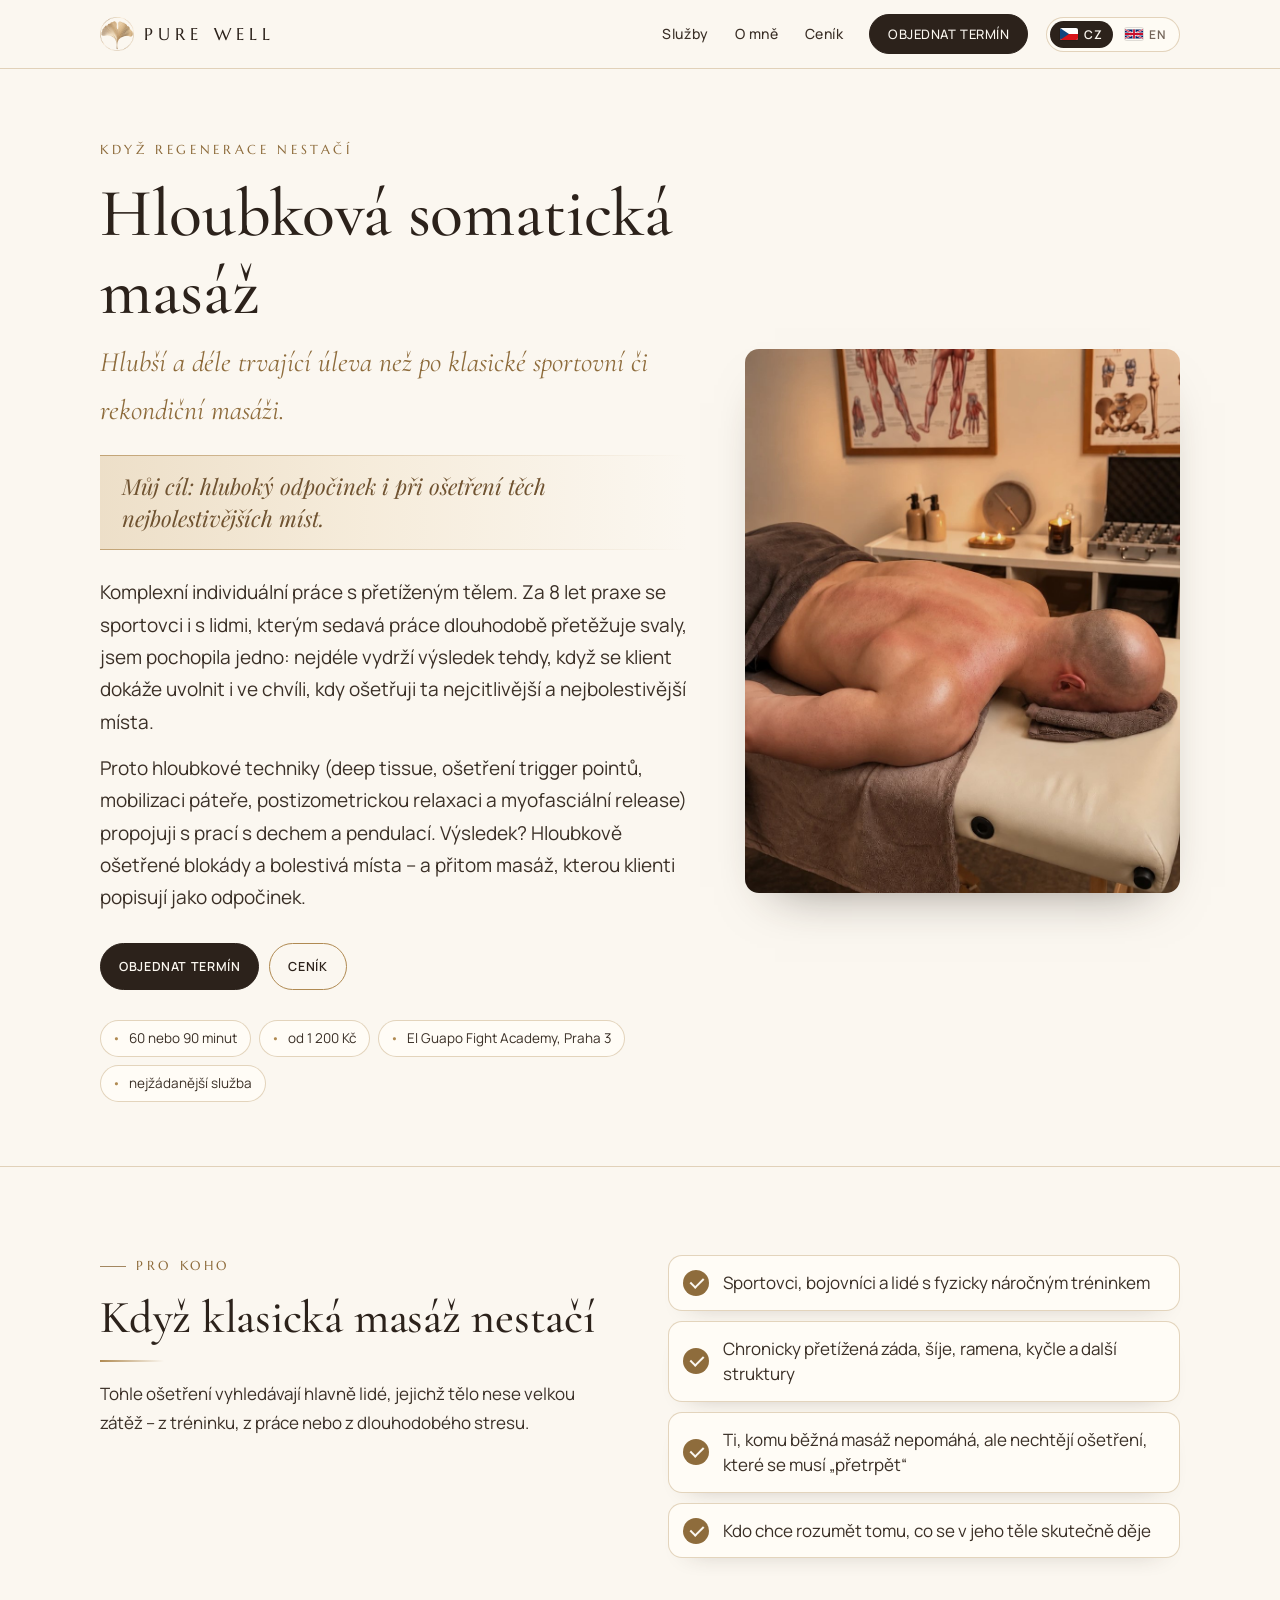
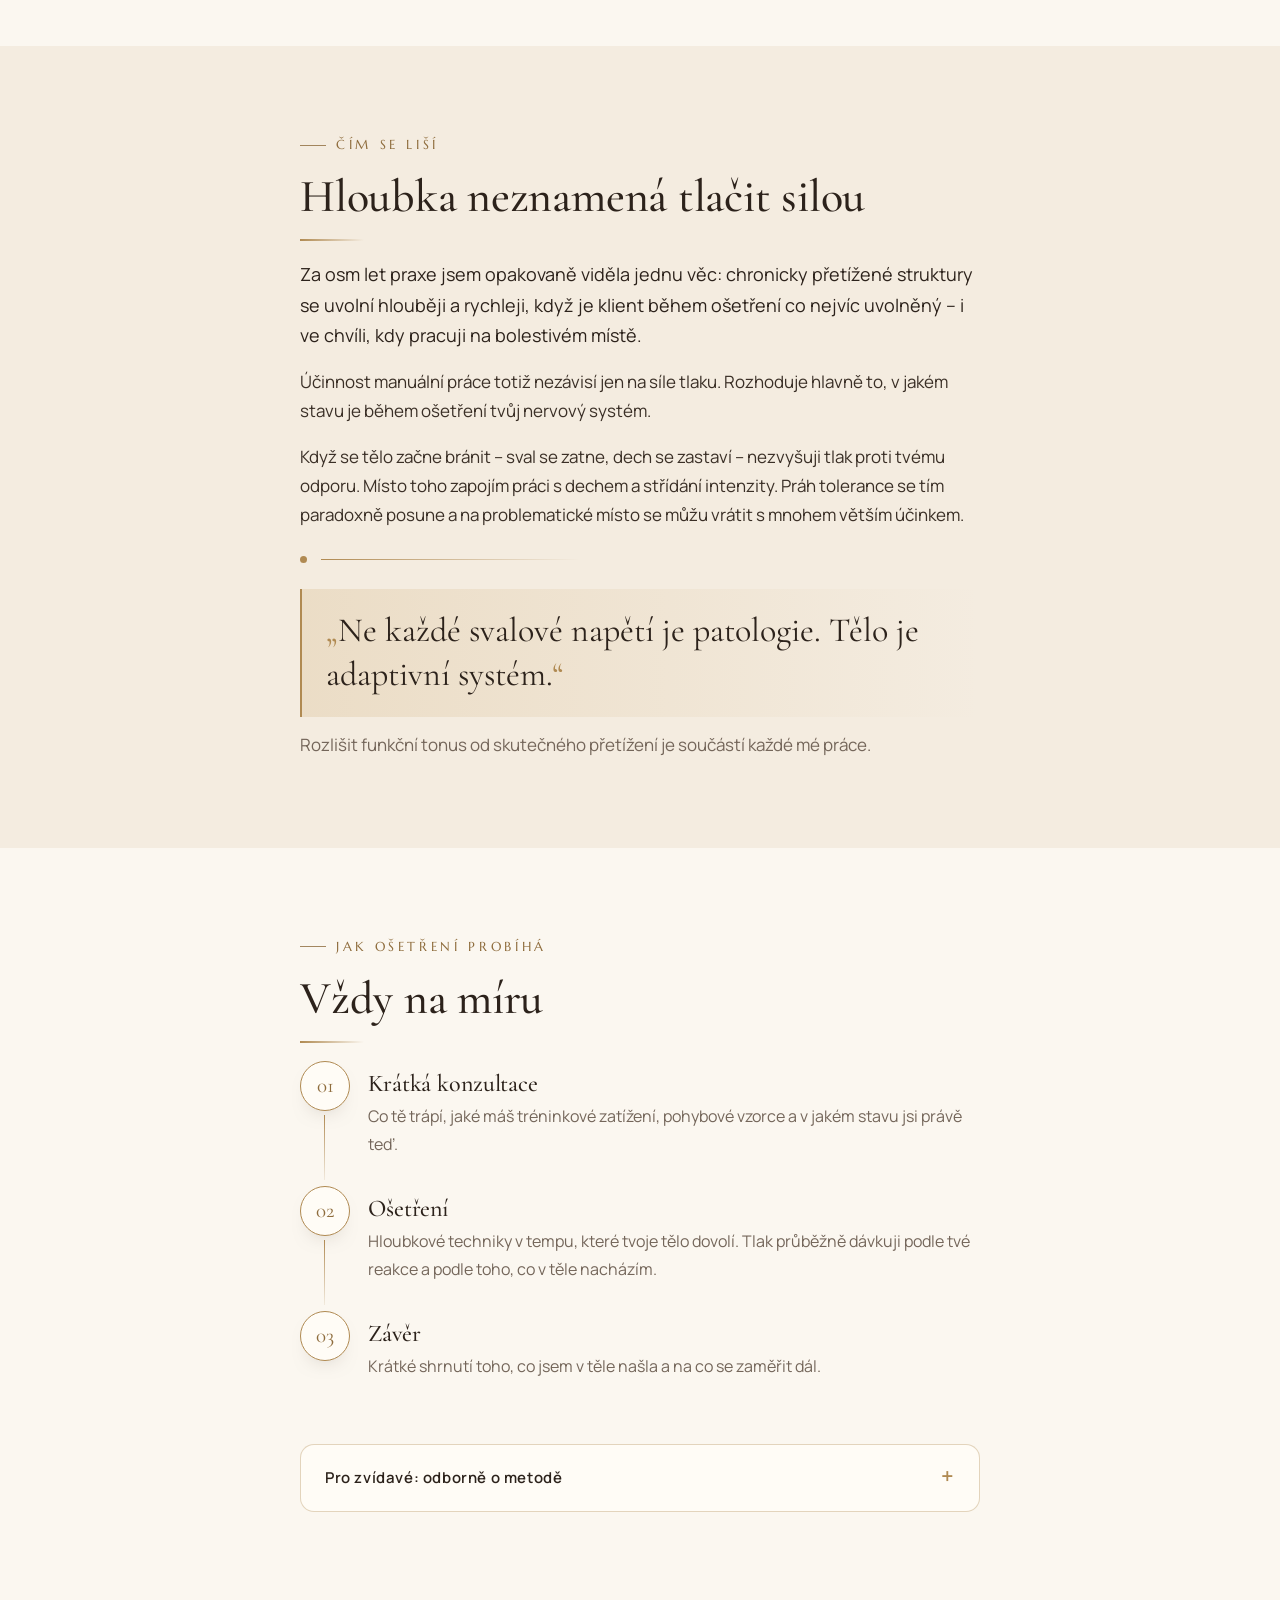
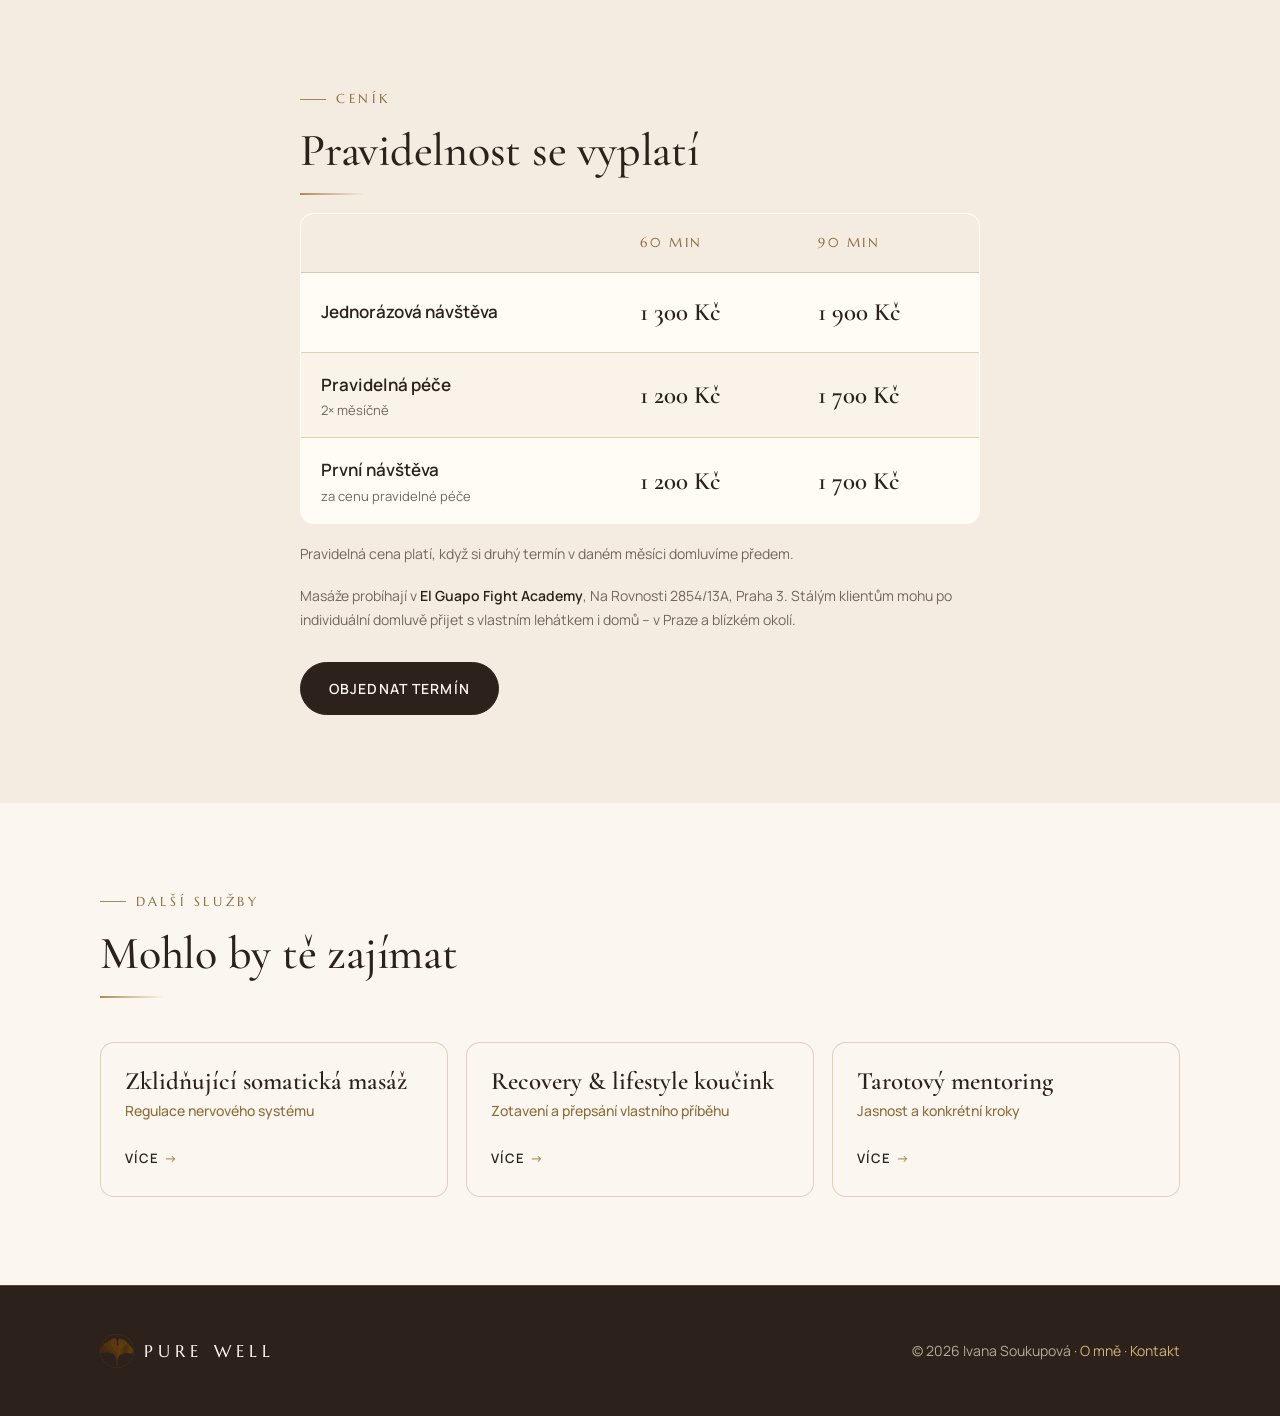
<file: purewell/masaz-na-miru/index.html>
<!doctype html>
<html lang="cs">
<head>
<meta charset="utf-8">
<meta name="viewport" content="width=device-width, initial-scale=1">
<meta name="robots" content="noindex, nofollow">
<title>Hloubková somatická masáž · Pure Well</title>
<meta name="description" content="Hloubkové manuální ošetření těla – deep tissue, trigger pointy, mobilizace páteře a somatický přístup k nervovému systému.">
<link rel="icon" href="../assets/favicon.png">
<link rel="preconnect" href="https://fonts.googleapis.com">
<link rel="preconnect" href="https://fonts.gstatic.com" crossorigin>
<link href="https://fonts.googleapis.com/css2?family=Cormorant+Garamond:ital,wght@0,500;0,600;1,500&family=Playfair+Display:ital,wght@1,400;1,500&family=Manrope:wght@400;500;600&family=Marcellus&display=swap" rel="stylesheet">
<link rel="stylesheet" href="../assets/style.css?v=11">
</head>
<body>

<header class="site-header">
  <div class="wrap">
    <a class="brand" href="../"><img src="../assets/logo-mark-96.png" alt=""><span>PURE WELL</span></a>
    <div class="lang-switch" role="navigation" aria-label="Jazyk / Language"><a class="on" aria-current="true" href="./" lang="cs" hreflang="cs"><svg viewBox="0 0 6 4" aria-hidden="true"><rect width="6" height="4" fill="#fff"/><rect y="2" width="6" height="2" fill="#d7141a"/><path d="M0 0L3 2L0 4z" fill="#11457e"/></svg><span>CZ</span></a><a href="../en/masaz-na-miru/" lang="en" hreflang="en"><svg viewBox="0 0 60 30" aria-hidden="true"><rect width="60" height="30" fill="#012169"/><path d="M0 0L60 30M60 0L0 30" stroke="#fff" stroke-width="6"/><path d="M0 0L60 30M60 0L0 30" stroke="#C8102E" stroke-width="3"/><path d="M30 0V30M0 15H60" stroke="#fff" stroke-width="10"/><path d="M30 0V30M0 15H60" stroke="#C8102E" stroke-width="6"/></svg><span>EN</span></a></div>
    <button class="menu-btn" aria-expanded="false" aria-controls="nav">MENU</button>
    <nav class="nav" id="nav">
      <a href="../#sluzby">Služby</a>
      <a href="../o-mne/">O mně</a>
      <a href="#cenik">Ceník</a>
      <a class="btn" href="../#kontakt">Objednat termín</a>
    </nav>
  </div>
</header>

<main>

<section class="page-hero with-photo">
  <div class="wrap">
    <div>
    <span class="eyebrow">Když regenerace nestačí</span>
    <h1>Hloubková somatická masáž</h1>
    <p class="subtitle">Hlubší a déle trvající úleva než po klasické sportovní či rekondiční masáži.</p>
    <p class="aim">Můj cíl: hluboký odpočinek i při ošetření těch nejbolestivějších míst.</p>
    <p class="lead">Komplexní individuální práce s přetíženým tělem. Za 8 let praxe se sportovci i s lidmi, kterým sedavá práce dlouhodobě přetěžuje svaly, jsem pochopila jedno: nejdéle vydrží výsledek tehdy, když se klient dokáže uvolnit i ve chvíli, kdy ošetřuji ta nejcitlivější a nejbolestivější místa.</p>
    <p class="lead">Proto hloubkové techniky (deep tissue, ošetření trigger pointů, mobilizaci páteře, postizometrickou relaxaci a myofasciální release) propojuji s prací s dechem a pendulací. Výsledek? Hloubkově ošetřené blokády a bolestivá místa – a přitom masáž, kterou klienti popisují jako odpočinek.</p>
    <div class="btns">
      <a class="btn" href="../#kontakt">Objednat termín</a>
      <a class="btn ghost" href="#cenik">Ceník</a>
    </div>
    <div class="facts">
      <span>60 nebo 90 minut</span>
      <span>od 1 200 Kč</span>
      <span>El Guapo Fight Academy, Praha 3</span>
      <span>nejžádanější služba</span>
    </div>
    </div>
    <figure class="hero-photo"><img src="../assets/foto/hloubkova-masaz.jpg?v=2" alt="Klient na lehátku po hloubkové masáži zad"></figure>
  </div>
</section>

<section>
  <div class="wrap grid-2" style="align-items:start">
    <div>
      <span class="eyebrow">Pro koho</span>
      <h2>Když klasická masáž nestačí</h2>
      <p>Tohle ošetření vyhledávají hlavně lidé, jejichž tělo nese velkou zátěž – z tréninku, z práce nebo z dlouhodobého stresu.</p>
    </div>
    <ul class="checklist">
      <li>Sportovci, bojovníci a lidé s fyzicky náročným tréninkem</li>
      <li>Chronicky přetížená záda, šíje, ramena, kyčle a další struktury</li>
      <li>Ti, komu běžná masáž nepomáhá, ale nechtějí ošetření, které se musí „přetrpět“</li>
      <li>Kdo chce rozumět tomu, co se v jeho těle skutečně děje</li>
    </ul>
  </div>
</section>

<section class="bg-linen">
  <div class="wrap narrow">
    <span class="eyebrow">Čím se liší</span>
    <h2>Hloubka neznamená tlačit silou</h2>
    <p>Za osm let praxe jsem opakovaně viděla jednu věc: chronicky přetížené struktury se uvolní hlouběji a rychleji, když je klient během ošetření co nejvíc uvolněný – i ve chvíli, kdy pracuji na bolestivém místě.</p>
    <p>Účinnost manuální práce totiž nezávisí jen na síle tlaku. Rozhoduje hlavně to, v jakém stavu je během ošetření tvůj nervový systém.</p>
    <p>Když se tělo začne bránit – sval se zatne, dech se zastaví – nezvyšuji tlak proti tvému odporu. Místo toho zapojím práci s dechem a střídání intenzity. Práh tolerance se tím paradoxně posune a na problematické místo se můžu vrátit s mnohem větším účinkem.</p>
    <div class="divider left"><span></span></div>
    <p class="pull">Ne každé svalové napětí je patologie. Tělo je adaptivní systém.</p>
    <p class="muted" style="margin-top:14px">Rozlišit funkční tonus od skutečného přetížení je součástí každé mé práce.</p>
  </div>
</section>

<section>
  <div class="wrap narrow">
    <span class="eyebrow">Jak ošetření probíhá</span>
    <h2>Vždy na míru</h2>
    <div class="steps">
      <div class="step"><div><h3>Krátká konzultace</h3><p>Co tě trápí, jaké máš tréninkové zatížení, pohybové vzorce a v jakém stavu jsi právě teď.</p></div></div>
      <div class="step"><div><h3>Ošetření</h3><p>Hloubkové techniky v tempu, které tvoje tělo dovolí. Tlak průběžně dávkuji podle tvé reakce a podle toho, co v těle nacházím.</p></div></div>
      <div class="step"><div><h3>Závěr</h3><p>Krátké shrnutí toho, co jsem v těle našla a na co se zaměřit dál.</p></div></div>
    </div>

    <details class="expert">
      <summary>Pro zvídavé: odborně o metodě</summary>
      <div class="body">
        <p class="muted">Metodický název: <em>Deep Recovery Treatment</em> – hloubkové manuální ošetření těla.</p>
        <h4>Techniky</h4>
        <p>Hloubkové ošetření přetíženého svalstva: deep tissue, trigger point therapy, myofasciální release a spinal mobilization techniques. Somatický přístup k nervovému systému: pain window titration, pendulation a breath work.</p>
        <h4>Na čem metoda stojí</h4>
        <p>Při ošetření chronicky přetížených struktur bylo opakovaně dosaženo hlubšího a rychlejšího uvolnění tehdy, když byl klient v co nejvyšší míře subjektivní relaxace. Efektivita manuální práce je přímo závislá na stavu nervového systému klienta v průběhu ošetření, nikoli pouze na intenzitě aplikovaného tlaku.</p>
        <p>Pokud se objeví zatnutí svalu, zadržení dechu a celková obranná reakce organismu (defensive response), namísto zvyšování intenzity proti odporu klienta nastupuje pendulation a breath work. Ty posouvají práh tolerance a umožňují návrat na postiženou oblast s vyšší efektivitou díky cílené titraci tlaku.</p>
        <p>Ošetření vždy vychází z individuální zakázky a kontextu klienta – jeho tréninkového zatížení, pohybových vzorců a aktuálního stavu nervového systému.</p>
      </div>
    </details>
  </div>
</section>

<section class="bg-linen" id="cenik">
  <div class="wrap narrow">
    <span class="eyebrow">Ceník</span>
    <h2>Pravidelnost se vyplatí</h2>
    <table class="price-table">
      <thead><tr><th></th><th>60 min</th><th>90 min</th></tr></thead>
      <tbody>
        <tr><td><strong>Jednorázová návštěva</strong></td><td class="price">1 300 Kč</td><td class="price">1 900 Kč</td></tr>
        <tr class="hl"><td><strong>Pravidelná péče</strong><small>2× měsíčně</small></td><td class="price">1 200 Kč</td><td class="price">1 700 Kč</td></tr>
        <tr><td><strong>První návštěva</strong><small>za cenu pravidelné péče</small></td><td class="price">1 200 Kč</td><td class="price">1 700 Kč</td></tr>
      </tbody>
    </table>
    <p class="note">Pravidelná cena platí, když si druhý termín v daném měsíci domluvíme předem.</p>
    <p class="note">Masáže probíhají v <strong>El Guapo Fight Academy</strong>, Na Rovnosti 2854/13A, Praha 3. Stálým klientům mohu po individuální domluvě přijet s vlastním lehátkem i domů – v Praze a blízkém okolí.</p>
    <div class="btns"><a class="btn" href="../#kontakt">Objednat termín</a></div>
  </div>
</section>

<section>
  <div class="wrap">
    <div class="section-head"><span class="eyebrow">Další služby</span><h2>Mohlo by tě zajímat</h2></div>
    <div class="others">
      <a class="card" href="../regulace-nervoveho-systemu/"><h4>Zklidňující somatická masáž</h4><div class="sub">Regulace nervového systému</div><span class="more">Více</span></a>
      <a class="card" href="../peer-mentoring/"><h4>Recovery &amp; lifestyle koučink</h4><div class="sub">Zotavení a přepsání vlastního příběhu</div><span class="more">Více</span></a>
      <a class="card" href="../tarot-mentoring/"><h4>Tarotový mentoring</h4><div class="sub">Jasnost a konkrétní kroky</div><span class="more">Více</span></a>
    </div>
  </div>
</section>

</main>

<footer class="site-footer">
  <div class="wrap">
    <a class="brand" href="../"><img src="../assets/logo-mark-96.png" alt=""><span>PURE WELL</span></a>
    <span>© 2026 Ivana Soukupová · <a href="../o-mne/">O mně</a> · <a href="../#kontakt">Kontakt</a></span>
  </div>
</footer>

<script>
  const b = document.querySelector('.menu-btn'), n = document.getElementById('nav');
  b.addEventListener('click', () => { const o = n.classList.toggle('open'); b.setAttribute('aria-expanded', o); });
  n.addEventListener('click', e => { if (e.target.tagName === 'A') n.classList.remove('open'); });
</script>
</body>
</html>
</file>
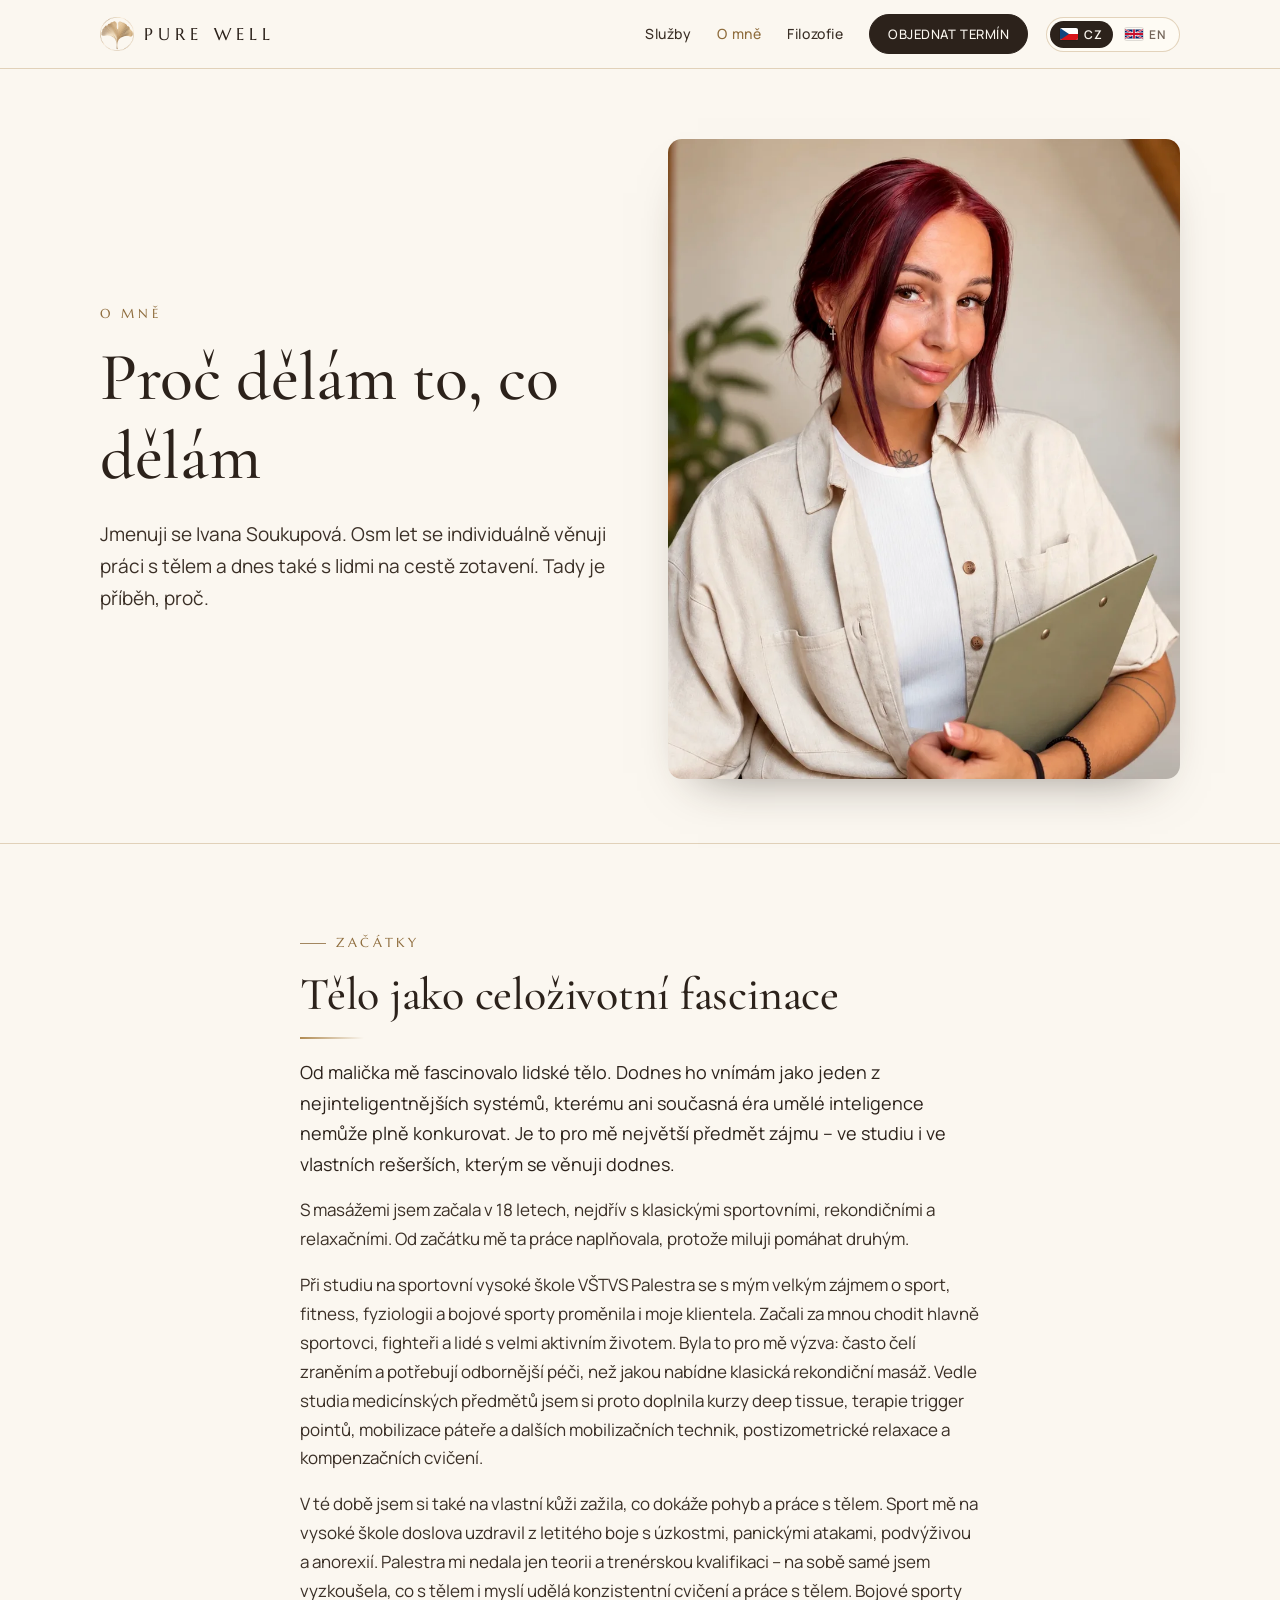
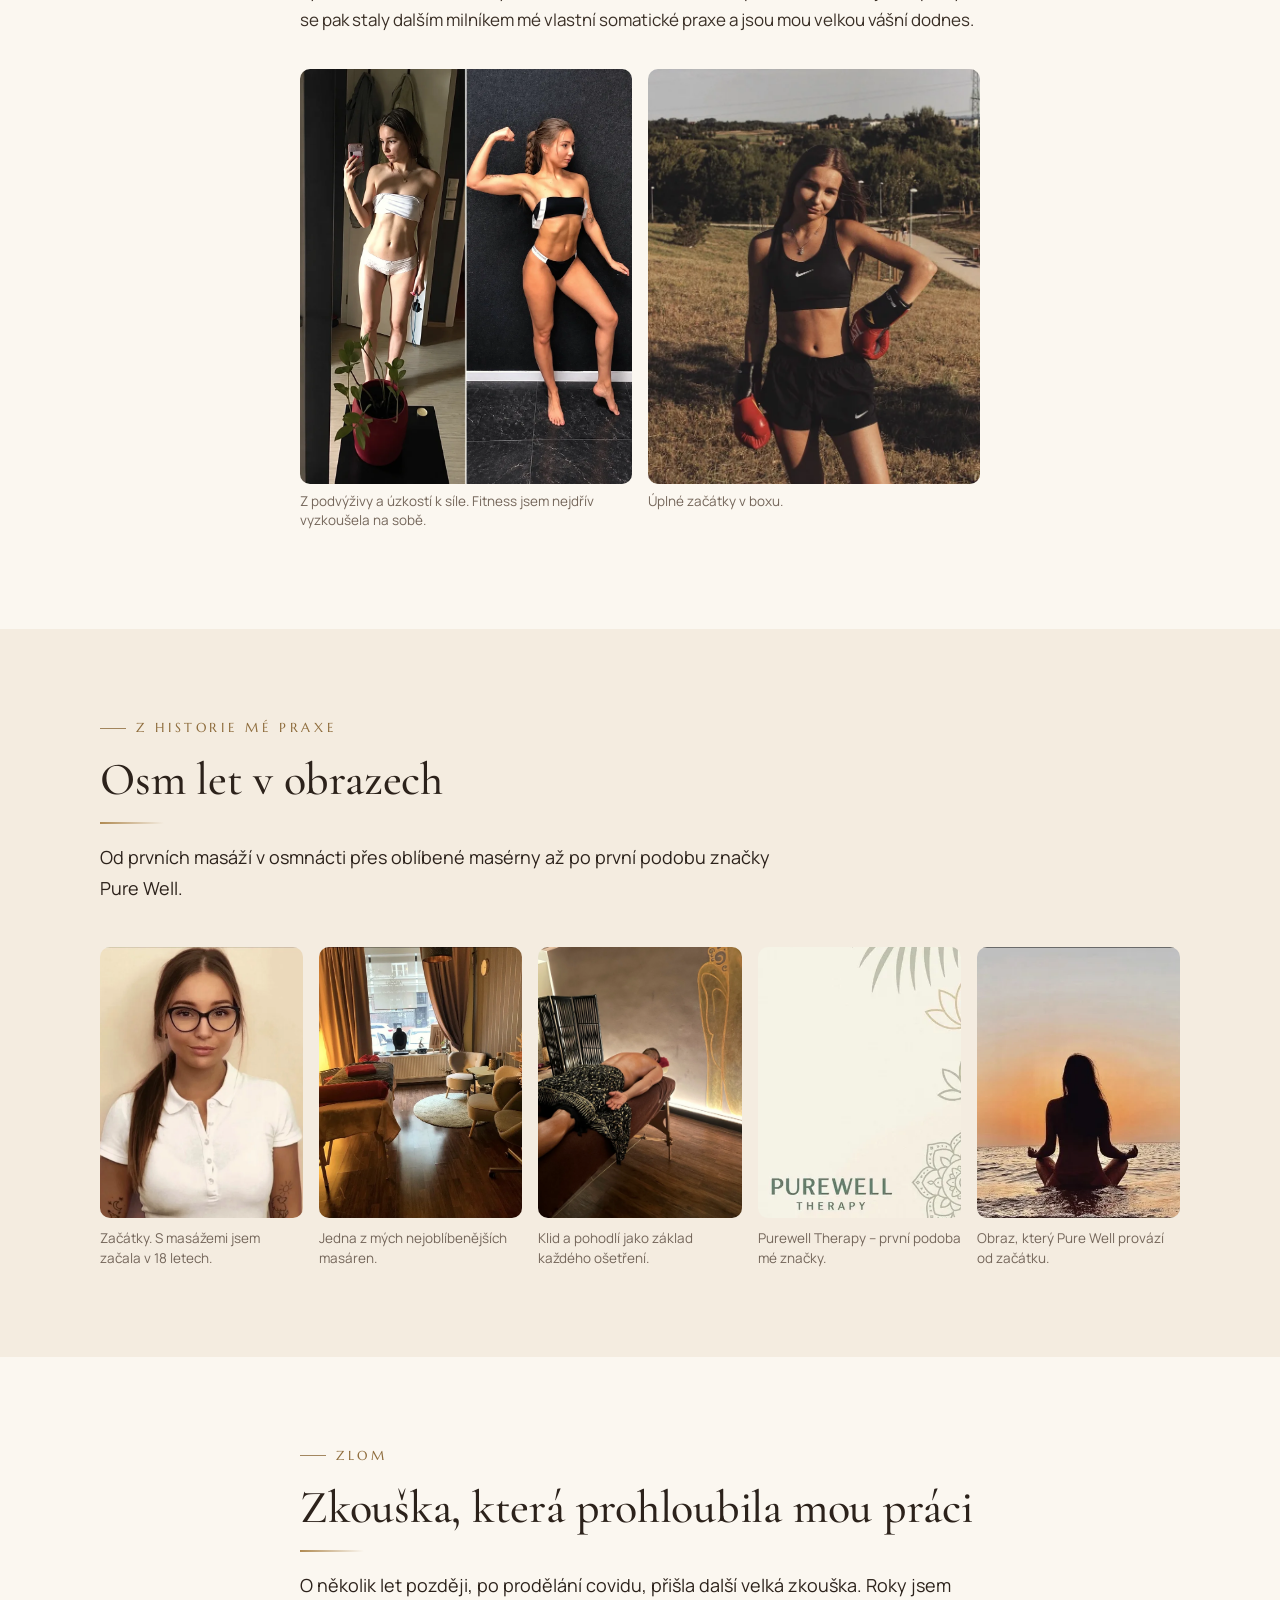
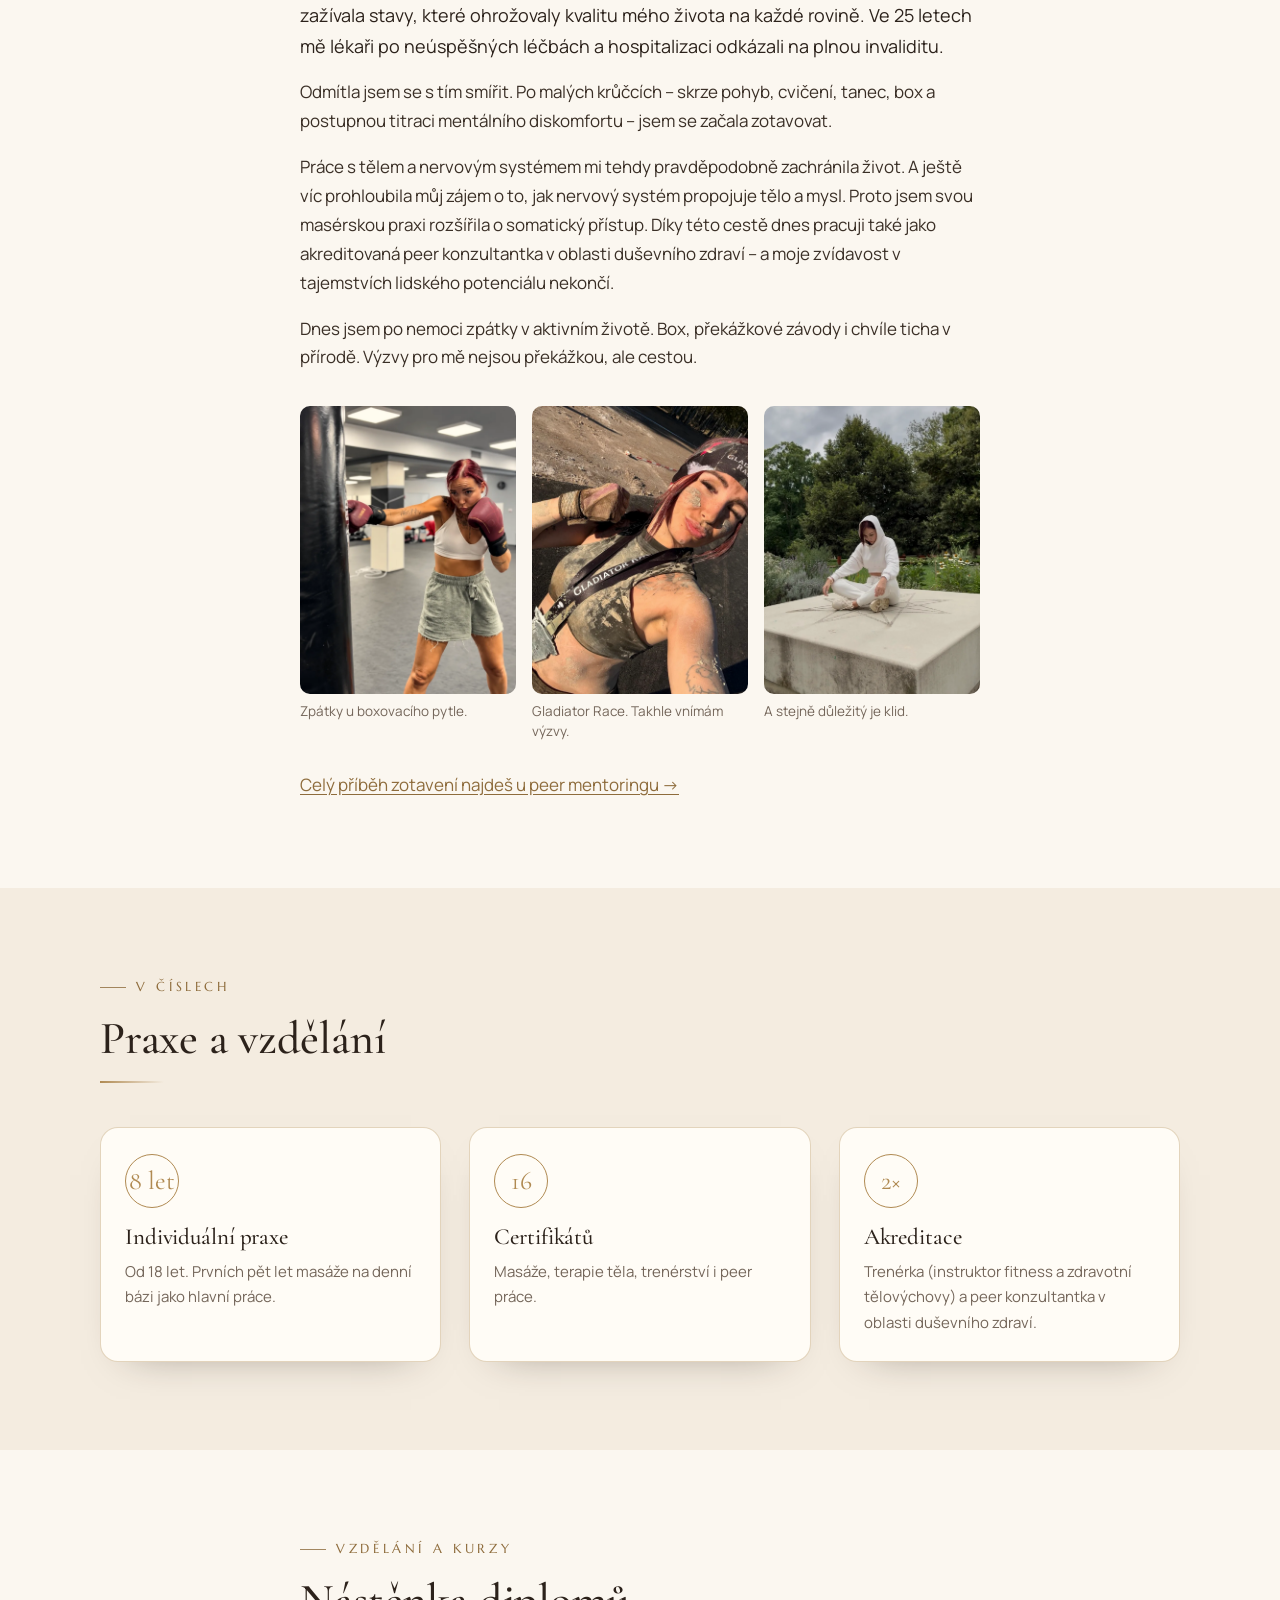
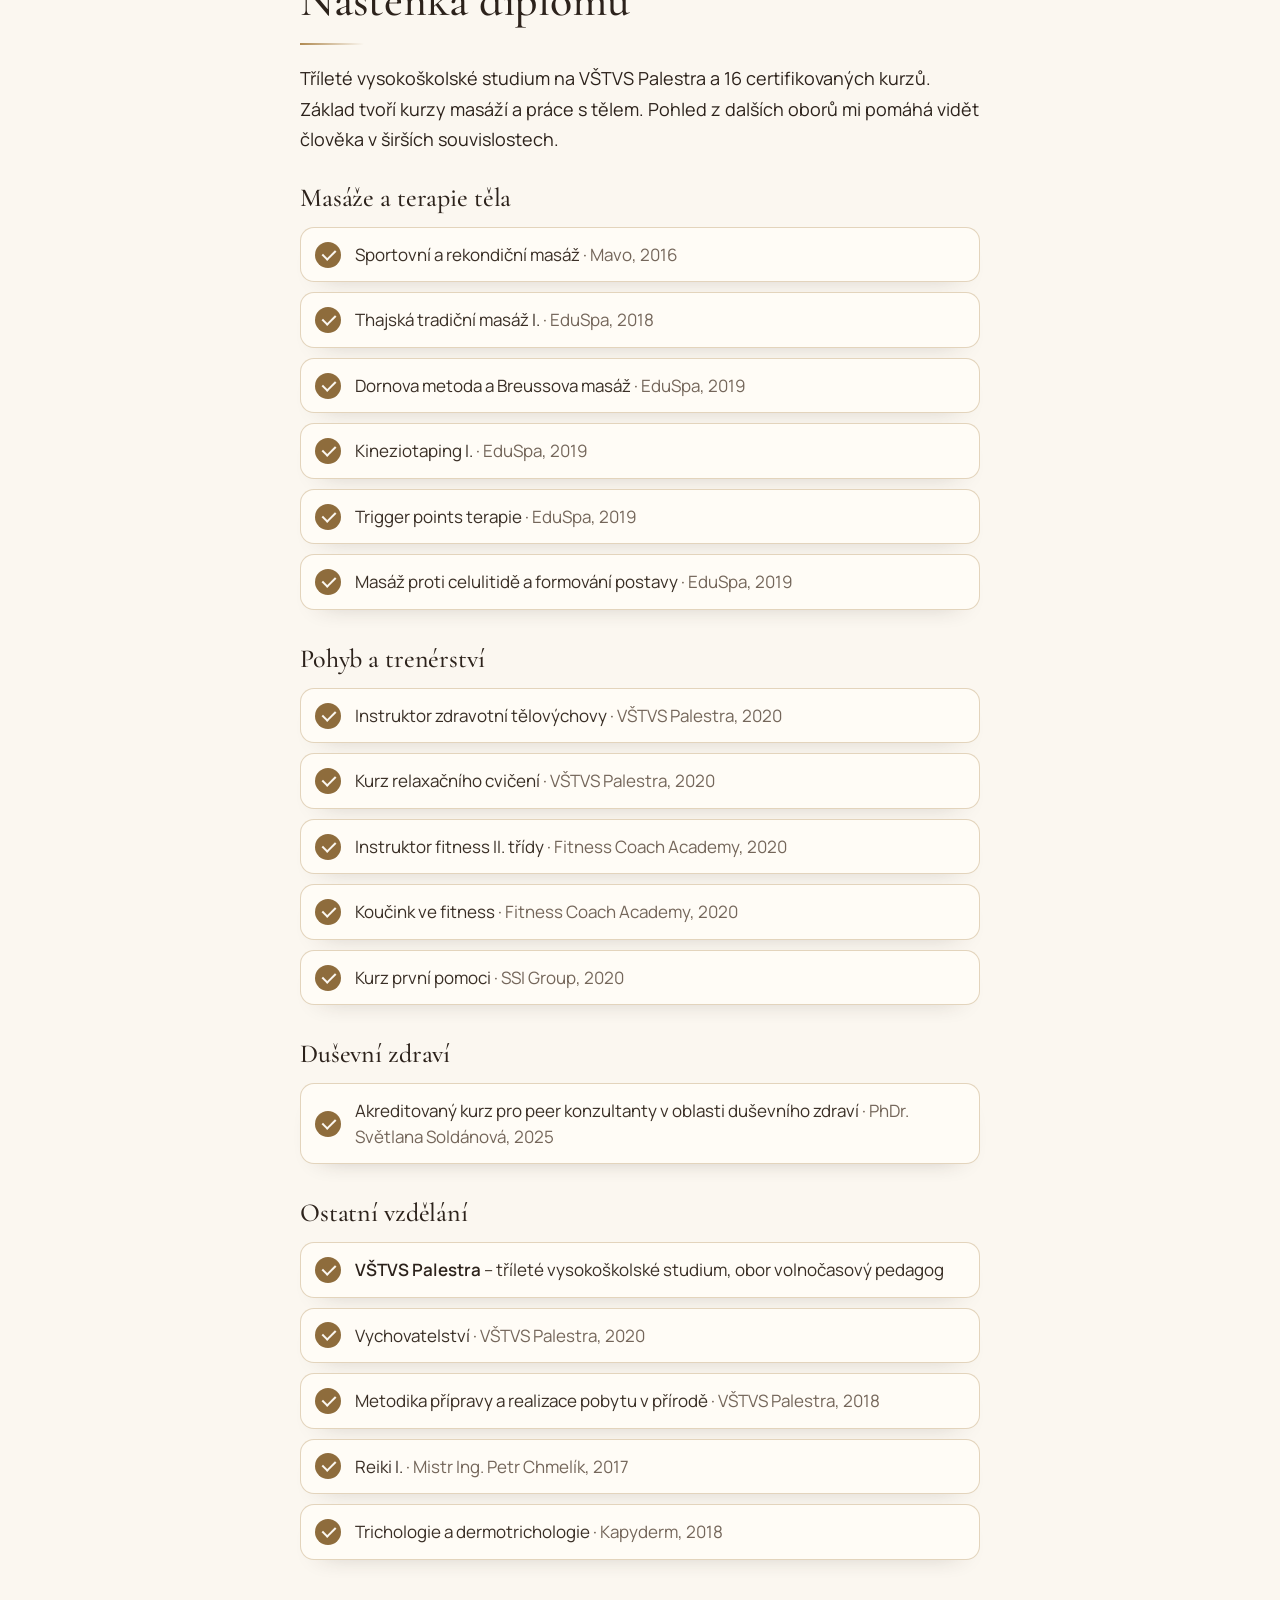
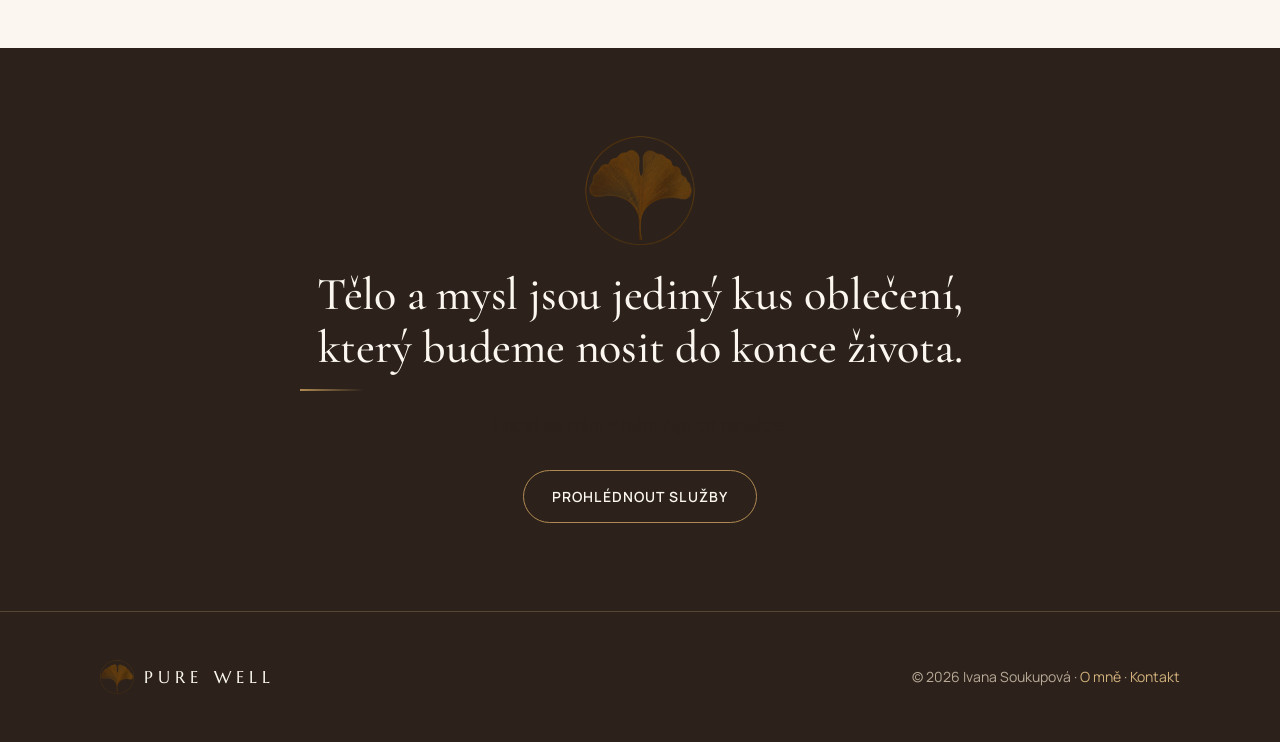
<file: purewell/o-mne/index.html>
<!doctype html>
<html lang="cs">
<head>
<meta charset="utf-8">
<meta name="viewport" content="width=device-width, initial-scale=1">
<meta name="robots" content="noindex, nofollow">
<title>O mně · Pure Well</title>
<meta name="description" content="Osm let individuální praxe, sportovní vysoká škola a vlastní cesta zotavení. Proč dělám to, co dělám.">
<link rel="icon" href="../assets/favicon.png">
<link rel="preconnect" href="https://fonts.googleapis.com">
<link rel="preconnect" href="https://fonts.gstatic.com" crossorigin>
<link href="https://fonts.googleapis.com/css2?family=Cormorant+Garamond:ital,wght@0,500;0,600;1,500&family=Manrope:wght@400;500;600&family=Marcellus&display=swap" rel="stylesheet">
<link rel="stylesheet" href="../assets/style.css?v=11">
</head>
<body>

<header class="site-header">
  <div class="wrap">
    <a class="brand" href="../"><img src="../assets/logo-mark-96.png" alt=""><span>PURE WELL</span></a>
    <div class="lang-switch" role="navigation" aria-label="Jazyk / Language"><a class="on" aria-current="true" href="./" lang="cs" hreflang="cs"><svg viewBox="0 0 6 4" aria-hidden="true"><rect width="6" height="4" fill="#fff"/><rect y="2" width="6" height="2" fill="#d7141a"/><path d="M0 0L3 2L0 4z" fill="#11457e"/></svg><span>CZ</span></a><a href="../en/o-mne/" lang="en" hreflang="en"><svg viewBox="0 0 60 30" aria-hidden="true"><rect width="60" height="30" fill="#012169"/><path d="M0 0L60 30M60 0L0 30" stroke="#fff" stroke-width="6"/><path d="M0 0L60 30M60 0L0 30" stroke="#C8102E" stroke-width="3"/><path d="M30 0V30M0 15H60" stroke="#fff" stroke-width="10"/><path d="M30 0V30M0 15H60" stroke="#C8102E" stroke-width="6"/></svg><span>EN</span></a></div>
    <button class="menu-btn" aria-expanded="false" aria-controls="nav">MENU</button>
    <nav class="nav" id="nav">
      <a href="../#sluzby">Služby</a>
      <a href="./" aria-current="page">O mně</a>
      <a href="../#filozofie">Filozofie</a>
      <a class="btn" href="../#kontakt">Objednat termín</a>
    </nav>
  </div>
</header>

<main>

<section class="page-hero">
  <div class="wrap grid-2">
    <div>
      <span class="eyebrow">O mně</span>
      <h1>Proč dělám to, co dělám</h1>
      <p class="lead" style="margin-top:22px">Jmenuji se Ivana Soukupová. Osm let se individuálně věnuji práci s tělem a dnes také s lidmi na cestě zotavení. Tady je příběh, proč.</p>
    </div>
    <figure class="hero-photo"><img src="../assets/foto/portret.webp" alt="Ivana Soukupová" style="object-position:center 20%"></figure>
  </div>
</section>

<section>
  <div class="wrap narrow">
    <span class="eyebrow">Začátky</span>
    <h2>Tělo jako celoživotní fascinace</h2>
    <p>Od malička mě fascinovalo lidské tělo. Dodnes ho vnímám jako jeden z nejinteligentnějších systémů, kterému ani současná éra umělé inteligence nemůže plně konkurovat. Je to pro mě největší předmět zájmu – ve studiu i ve vlastních rešerších, kterým se věnuji dodnes.</p>
    <p>S masážemi jsem začala v 18 letech, nejdřív s klasickými sportovními, rekondičními a relaxačními. Od začátku mě ta práce naplňovala, protože miluji pomáhat druhým.</p>
    <p>Při studiu na sportovní vysoké škole VŠTVS Palestra se s mým velkým zájmem o sport, fitness, fyziologii a bojové sporty proměnila i moje klientela. Začali za mnou chodit hlavně sportovci, fighteři a lidé s velmi aktivním životem. Byla to pro mě výzva: často čelí zraněním a potřebují odbornější péči, než jakou nabídne klasická rekondiční masáž. Vedle studia medicínských předmětů jsem si proto doplnila kurzy deep tissue, terapie trigger pointů, mobilizace páteře a dalších mobilizačních technik, postizometrické relaxace a kompenzačních cvičení.</p>
    <p>V té době jsem si také na vlastní kůži zažila, co dokáže pohyb a práce s tělem. Sport mě na vysoké škole doslova uzdravil z letitého boje s úzkostmi, panickými atakami, podvýživou a anorexií. Palestra mi nedala jen teorii a trenérskou kvalifikaci – na sobě samé jsem vyzkoušela, co s tělem i myslí udělá konzistentní cvičení a práce s tělem. Bojové sporty se pak staly dalším milníkem mé vlastní somatické praxe a jsou mou velkou vášní dodnes.</p>
    <div class="photo-duo">
      <figure><img src="../assets/foto/sport-promena.webp" alt="Ivana před začátkem cvičení a po letech fitness" loading="lazy"><figcaption>Z podvýživy a úzkostí k síle. Fitness jsem nejdřív vyzkoušela na sobě.</figcaption></figure>
      <figure><img src="../assets/foto/sport-box-zacatky.webp" alt="Ivana v boxerských rukavicích na začátku s boxem" loading="lazy"><figcaption>Úplné začátky v boxu.</figcaption></figure>
    </div>
  </div>
</section>

<section class="bg-linen">
  <div class="wrap">
    <div class="section-head">
      <span class="eyebrow">Z historie mé praxe</span>
      <h2>Osm let v obrazech</h2>
      <p>Od prvních masáží v osmnácti přes oblíbené masérny až po první podobu značky Pure Well.</p>
    </div>
    <div class="history">
      <figure><img src="../assets/foto/historie-zacatky.webp" alt="Ivana na začátku své masérské praxe" loading="lazy"><figcaption>Začátky. S masážemi jsem začala v 18 letech.</figcaption></figure>
      <figure><img src="../assets/foto/historie-maserna.webp" alt="Interiér jedné z dřívějších masáren" loading="lazy"><figcaption>Jedna z mých nejoblíbenějších masáren.</figcaption></figure>
      <figure><img src="../assets/foto/masaz-stara-maserna.webp" alt="Klient na lehátku v dřívější masérně" loading="lazy"><figcaption>Klid a pohodlí jako základ každého ošetření.</figcaption></figure>
      <figure><img src="../assets/foto/historie-purewell-therapy.webp" style="object-position:center 88%" alt="Původní logo Purewell Therapy" loading="lazy"><figcaption>Purewell Therapy – první podoba mé značky.</figcaption></figure>
      <figure><img src="../assets/foto/historie-more.webp" alt="Silueta v lotosovém sedu na moři při západu slunce" loading="lazy"><figcaption>Obraz, který Pure Well provází od začátku.</figcaption></figure>
    </div>
  </div>
</section>

<section>
  <div class="wrap narrow">
    <span class="eyebrow">Zlom</span>
    <h2>Zkouška, která prohloubila mou práci</h2>
    <p>O několik let později, po prodělání covidu, přišla další velká zkouška. Roky jsem zažívala stavy, které ohrožovaly kvalitu mého života na každé rovině. Ve 25 letech mě lékaři po neúspěšných léčbách a hospitalizaci odkázali na plnou invaliditu.</p>
    <p>Odmítla jsem se s tím smířit. Po malých krůčcích – skrze pohyb, cvičení, tanec, box a postupnou titraci mentálního diskomfortu – jsem se začala zotavovat.</p>
    <p>Práce s tělem a nervovým systémem mi tehdy pravděpodobně zachránila život. A ještě víc prohloubila můj zájem o to, jak nervový systém propojuje tělo a mysl. Proto jsem svou masérskou praxi rozšířila o somatický přístup. Díky této cestě dnes pracuji také jako akreditovaná peer konzultantka v oblasti duševního zdraví – a moje zvídavost v tajemstvích lidského potenciálu nekončí.</p>
    <p>Dnes jsem po nemoci zpátky v aktivním životě. Box, překážkové závody i chvíle ticha v přírodě. Výzvy pro mě nejsou překážkou, ale cestou.</p>
    <div class="photo-trio">
      <figure><img src="../assets/foto/dnes-box.webp" alt="Ivana při tréninku boxu v gymu" loading="lazy"><figcaption>Zpátky u boxovacího pytle.</figcaption></figure>
      <figure><img src="../assets/foto/dnes-gladiator.webp" alt="Ivana s medailí po závodě Gladiator Race" loading="lazy"><figcaption>Gladiator Race. Takhle vnímám výzvy.</figcaption></figure>
      <figure><img src="../assets/foto/dnes-klid.webp" alt="Ivana v klidném sedu v parku" loading="lazy"><figcaption>A stejně důležitý je klid.</figcaption></figure>
    </div>
    <p style="margin-top:22px"><a href="../peer-mentoring/">Celý příběh zotavení najdeš u peer mentoringu →</a></p>
  </div>
</section>

<section class="bg-linen">
  <div class="wrap">
    <div class="section-head"><span class="eyebrow">V číslech</span><h2>Praxe a vzdělání</h2></div>
    <div class="grid-3">
      <div class="point"><span class="num">8 let</span><h3>Individuální praxe</h3><p>Od 18 let. Prvních pět let masáže na denní bázi jako hlavní práce.</p></div>
      <div class="point"><span class="num">16</span><h3>Certifikátů</h3><p>Masáže, terapie těla, trenérství i peer práce.</p></div>
      <div class="point"><span class="num">2×</span><h3>Akreditace</h3><p>Trenérka (instruktor fitness a zdravotní tělovýchovy) a peer konzultantka v oblasti duševního zdraví.</p></div>
    </div>
  </div>
</section>

<section>
  <div class="wrap narrow">
    <span class="eyebrow" id="vzdelani">Vzdělání a kurzy</span>
    <h2>Nástěnka diplomů</h2>
    <p class="muted" style="margin-bottom:28px">Tříleté vysokoškolské studium na VŠTVS Palestra a 16 certifikovaných kurzů. Základ tvoří kurzy masáží a práce s tělem. Pohled z dalších oborů mi pomáhá vidět člověka v širších souvislostech.</p>

    <h3 style="margin-top:8px">Masáže a terapie těla</h3>
    <ul class="checklist" style="margin:14px 0 34px">
      <li>Sportovní a rekondiční masáž <span class="muted">· Mavo, 2016</span></li>
      <li>Thajská tradiční masáž I. <span class="muted">· EduSpa, 2018</span></li>
      <li>Dornova metoda a Breussova masáž <span class="muted">· EduSpa, 2019</span></li>
      <li>Kineziotaping I. <span class="muted">· EduSpa, 2019</span></li>
      <li>Trigger points terapie <span class="muted">· EduSpa, 2019</span></li>
      <li>Masáž proti celulitidě a formování postavy <span class="muted">· EduSpa, 2019</span></li>
    </ul>

    <h3>Pohyb a trenérství</h3>
    <ul class="checklist" style="margin:14px 0 34px">
      <li>Instruktor zdravotní tělovýchovy <span class="muted">· VŠTVS Palestra, 2020</span></li>
      <li>Kurz relaxačního cvičení <span class="muted">· VŠTVS Palestra, 2020</span></li>
      <li>Instruktor fitness II. třídy <span class="muted">· Fitness Coach Academy, 2020</span></li>
      <li>Koučink ve fitness <span class="muted">· Fitness Coach Academy, 2020</span></li>
      <li>Kurz první pomoci <span class="muted">· SSI Group, 2020</span></li>
    </ul>

    <h3>Duševní zdraví</h3>
    <ul class="checklist" style="margin:14px 0 34px">
      <li>Akreditovaný kurz pro peer konzultanty v oblasti duševního zdraví <span class="muted">· PhDr. Světlana Soldánová, 2025</span></li>
    </ul>

    <h3>Ostatní vzdělání</h3>
    <ul class="checklist" style="margin-top:14px">
      <li><strong>VŠTVS Palestra</strong> – tříleté vysokoškolské studium, obor volnočasový pedagog</li>
      <li>Vychovatelství <span class="muted">· VŠTVS Palestra, 2020</span></li>
      <li>Metodika přípravy a realizace pobytu v přírodě <span class="muted">· VŠTVS Palestra, 2018</span></li>
      <li>Reiki I. <span class="muted">· Mistr Ing. Petr Chmelík, 2017</span></li>
      <li>Trichologie a dermotrichologie <span class="muted">· Kapyderm, 2018</span></li>
    </ul>
  </div>
</section>

<section class="bg-dark">
  <div class="wrap narrow center" style="text-align:center">
    <img src="../assets/logo-mark.webp" alt="" style="width:110px;margin:0 auto 22px">
    <h2>Tělo a mysl jsou jediný kus oblečení, který budeme nosit do konce života.</h2>
    <p class="muted">Tak ať se nám v něm žije co nejlépe.</p>
    <div class="btns" style="justify-content:center"><a class="btn ghost" style="color:var(--cream)" href="../#sluzby">Prohlédnout služby</a></div>
  </div>
</section>

</main>

<footer class="site-footer">
  <div class="wrap">
    <a class="brand" href="../"><img src="../assets/logo-mark-96.png" alt=""><span>PURE WELL</span></a>
    <span>© 2026 Ivana Soukupová · <a href="./">O mně</a> · <a href="../#kontakt">Kontakt</a></span>
  </div>
</footer>

<script>
  const b = document.querySelector('.menu-btn'), n = document.getElementById('nav');
  b.addEventListener('click', () => { const o = n.classList.toggle('open'); b.setAttribute('aria-expanded', o); });
  n.addEventListener('click', e => { if (e.target.tagName === 'A') n.classList.remove('open'); });
</script>
</body>
</html>
</file>
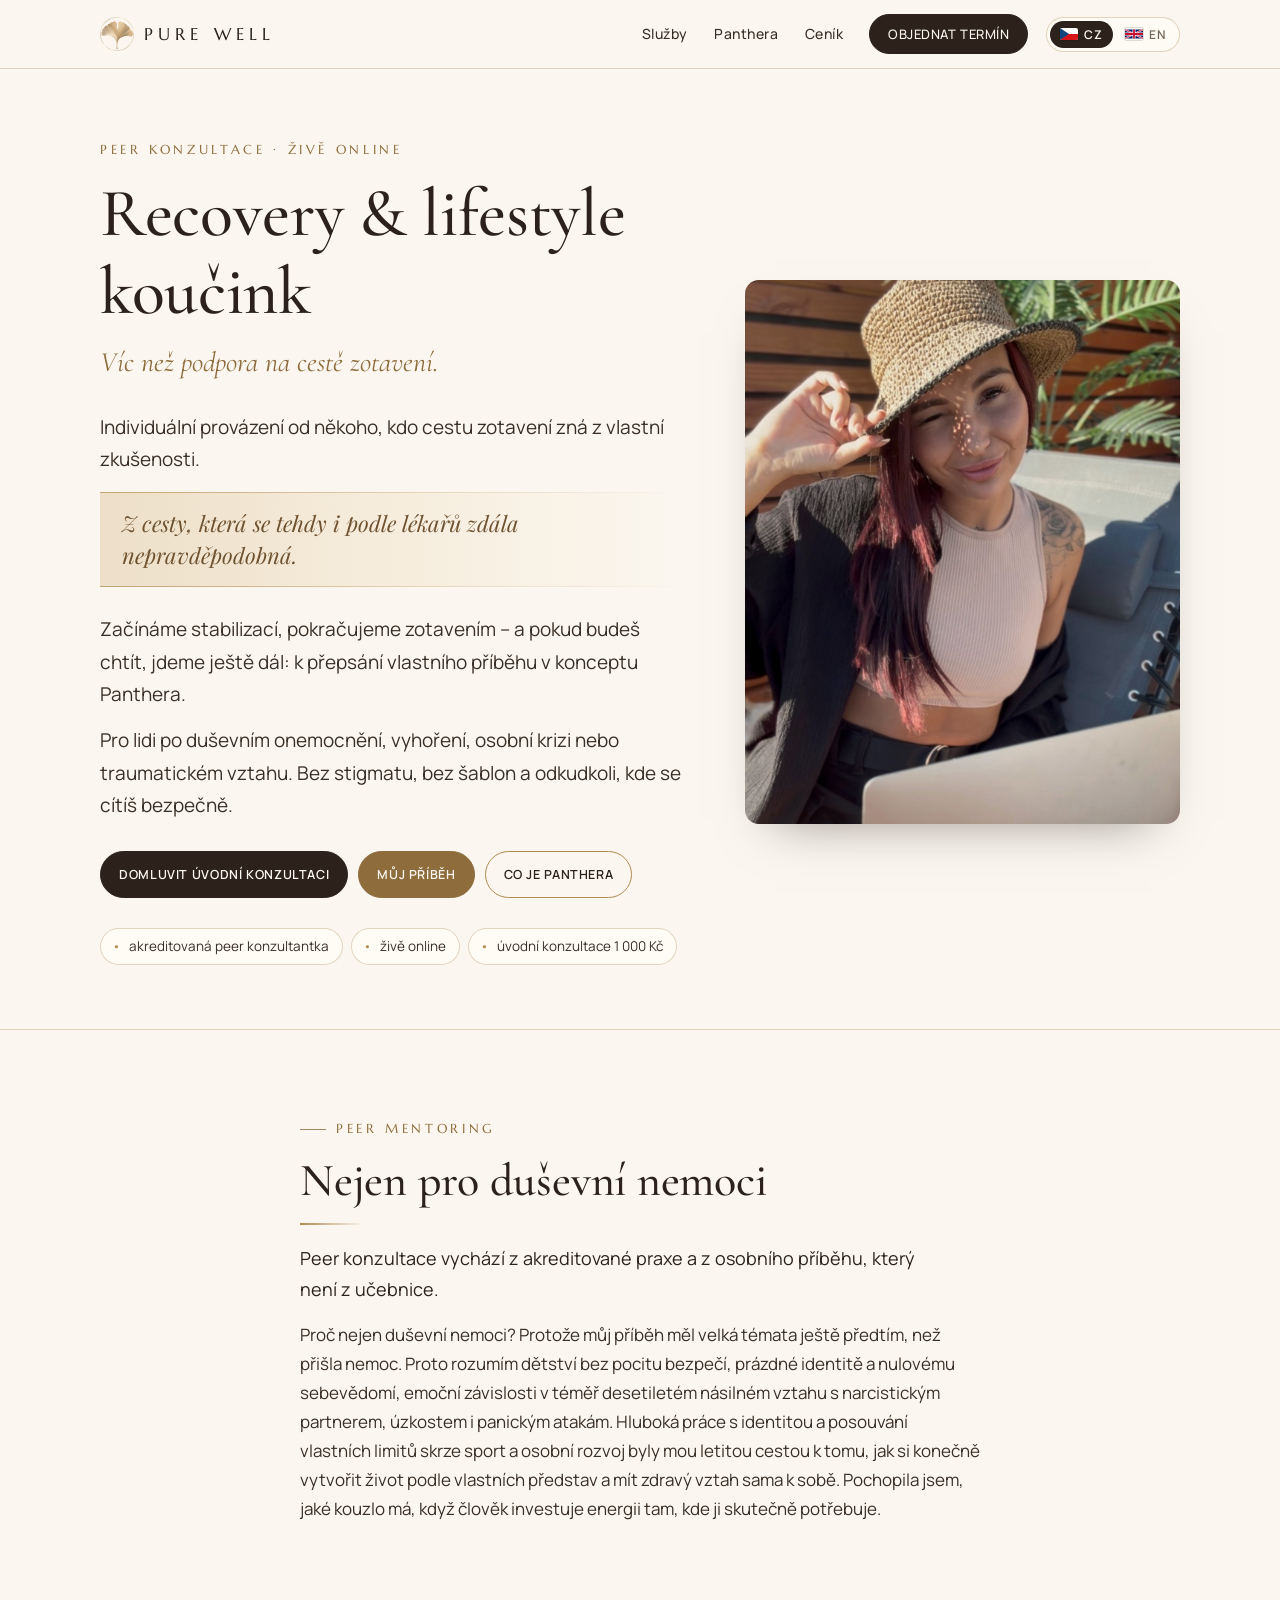
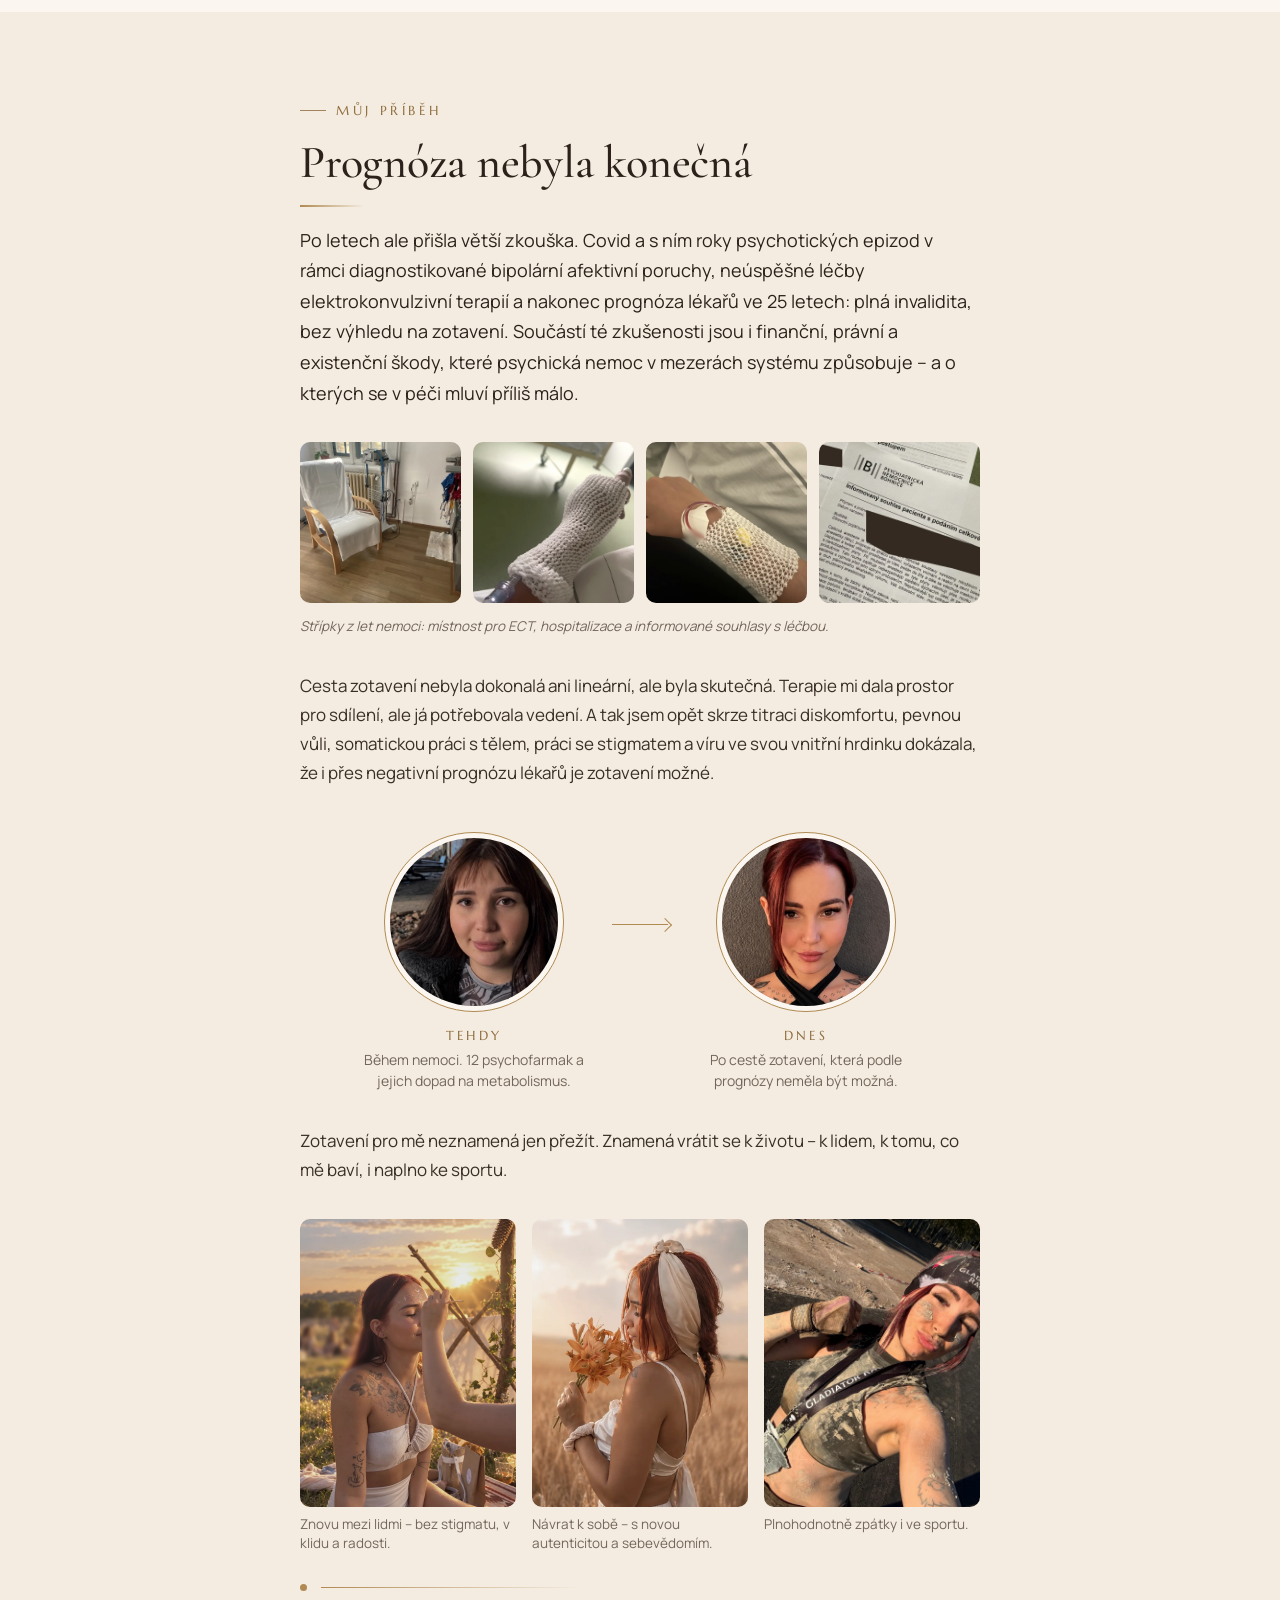
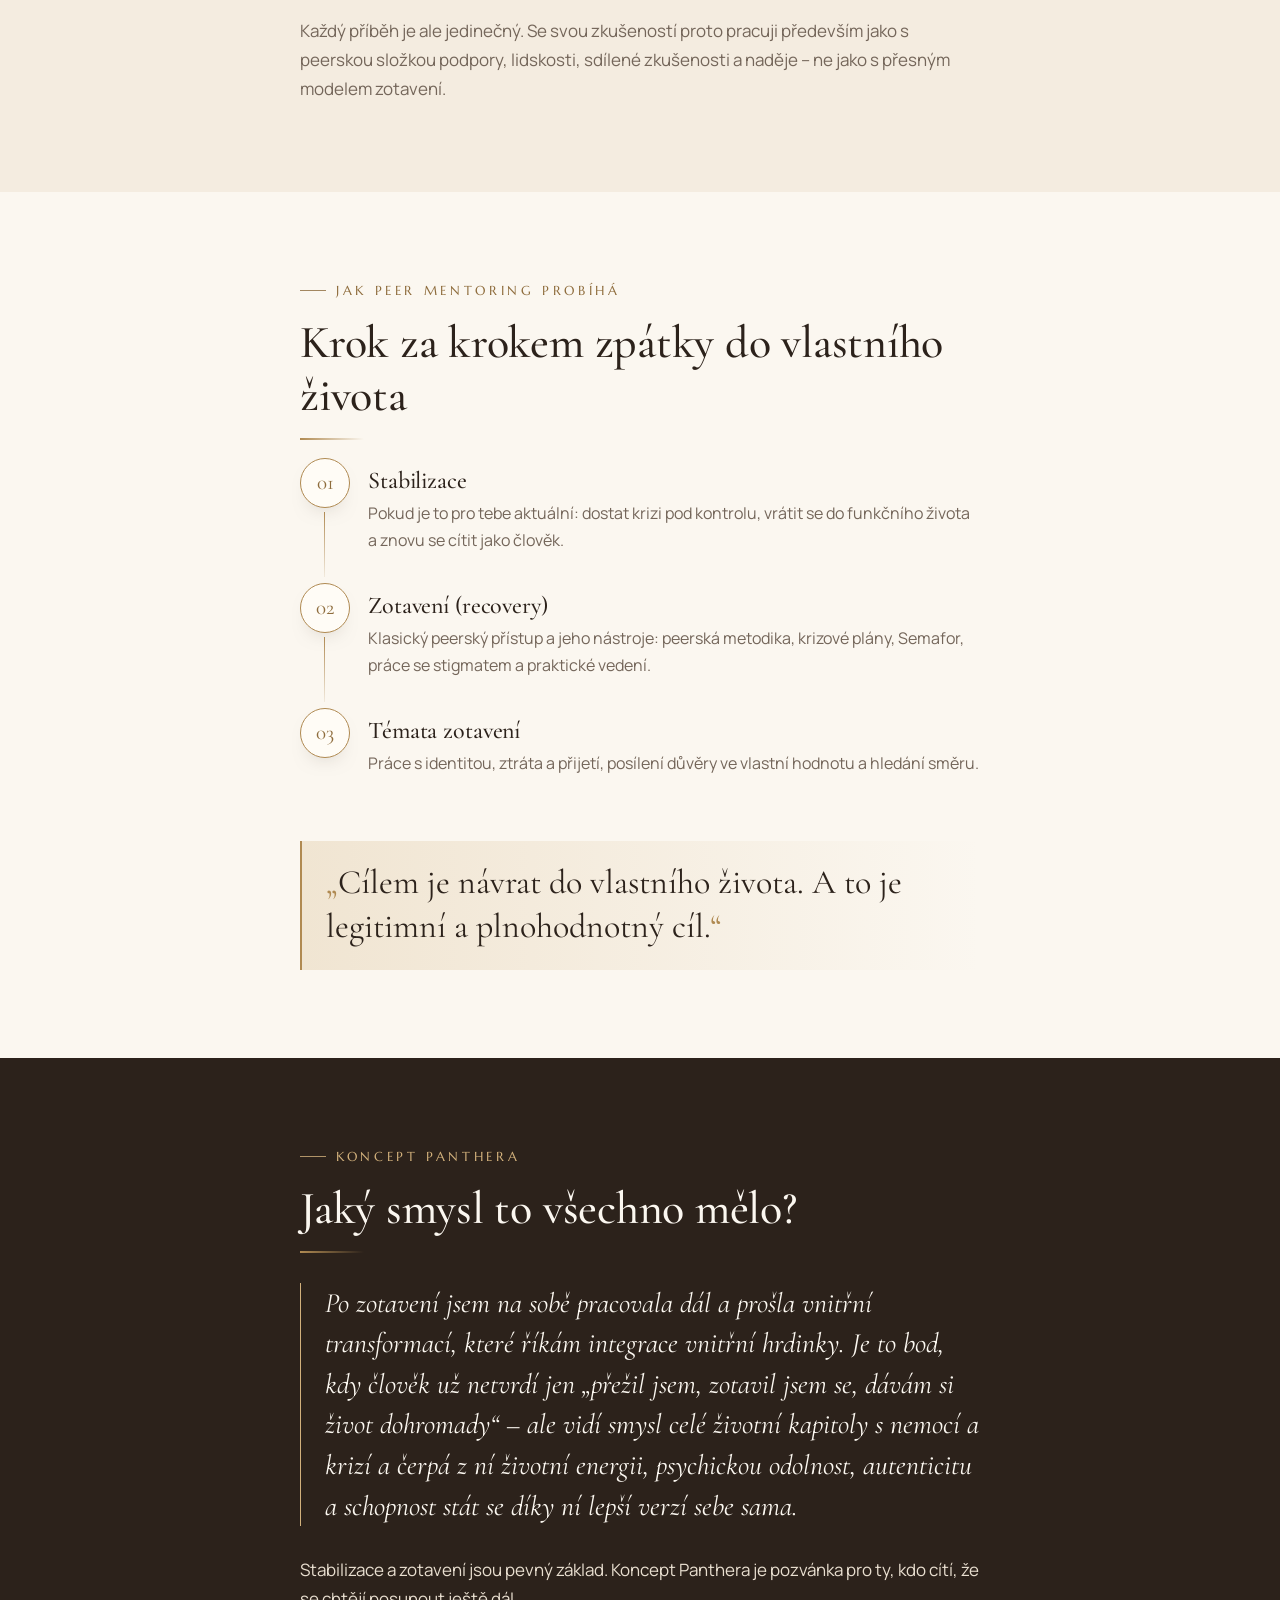
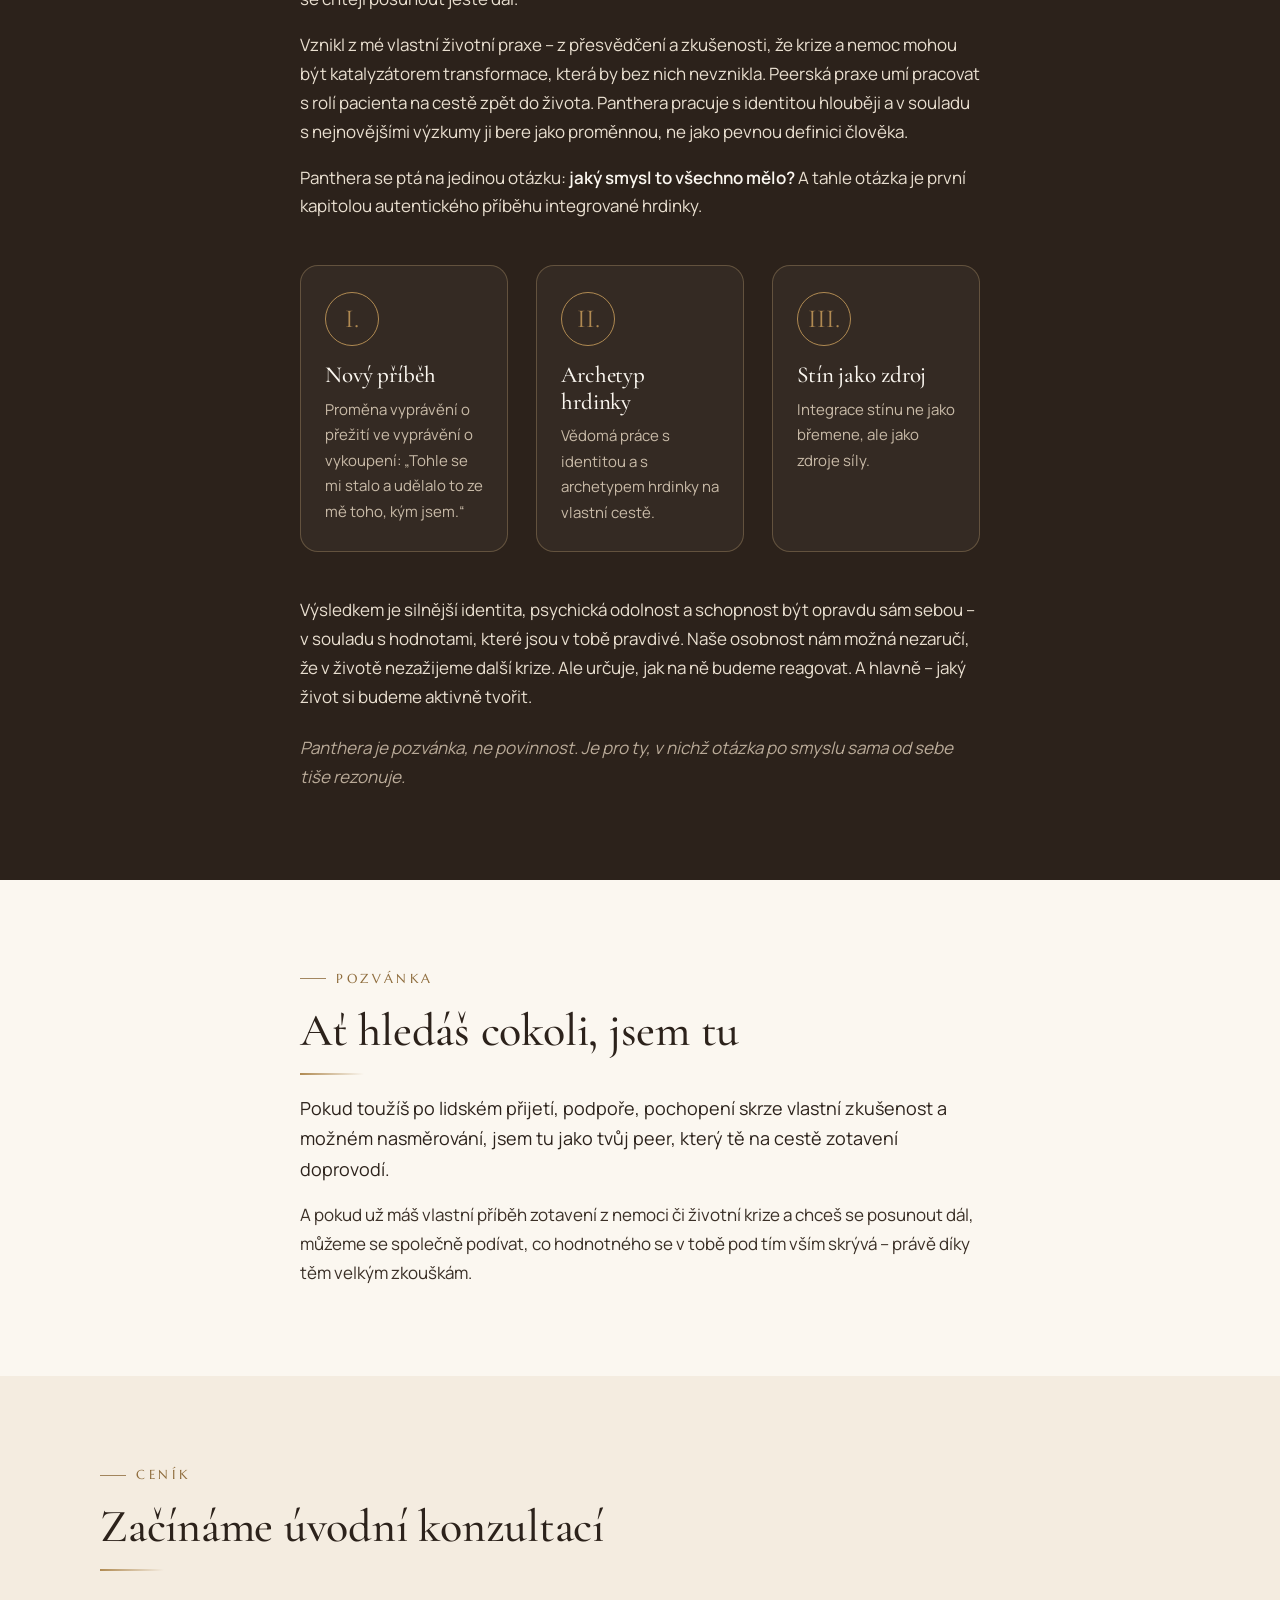
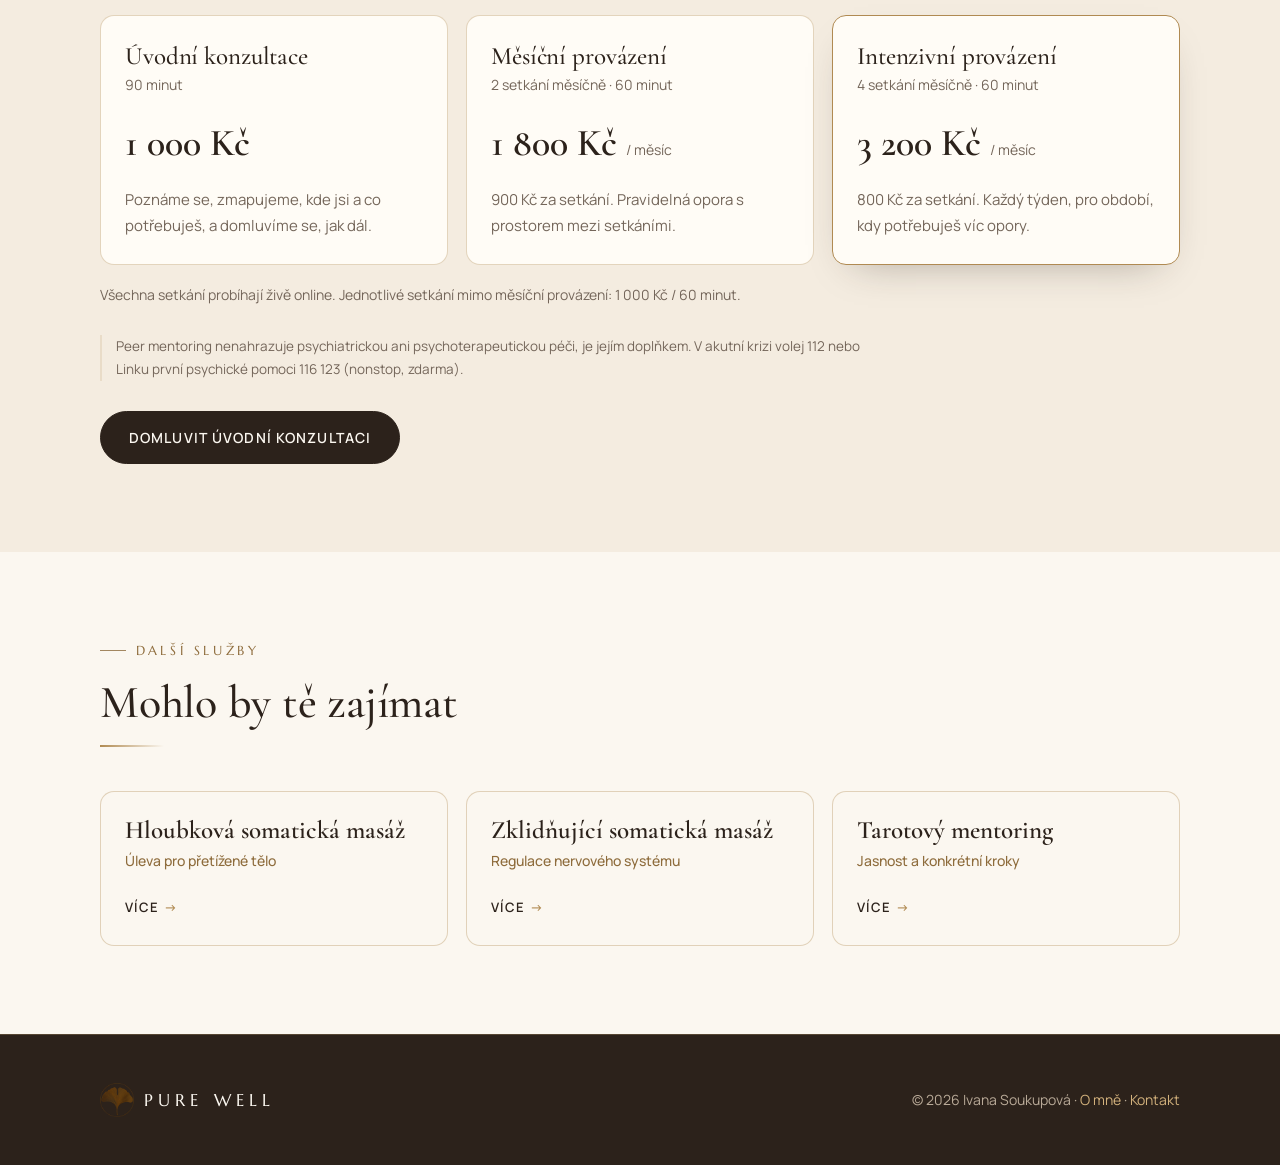
<file: purewell/peer-mentoring/index.html>
<!doctype html>
<html lang="cs">
<head>
<meta charset="utf-8">
<meta name="viewport" content="width=device-width, initial-scale=1">
<meta name="robots" content="noindex, nofollow">
<title>Peer mentoring &amp; Panthera · Pure Well</title>
<meta name="description" content="Peer mentoring na cestě zotavení a koncept Panthera – od zotavení k přepsání vlastního příběhu.">
<link rel="icon" href="../assets/favicon.png">
<link rel="preconnect" href="https://fonts.googleapis.com">
<link rel="preconnect" href="https://fonts.gstatic.com" crossorigin>
<link href="https://fonts.googleapis.com/css2?family=Cormorant+Garamond:ital,wght@0,500;0,600;1,500&family=Playfair+Display:ital,wght@1,400;1,500&family=Manrope:wght@400;500;600&family=Marcellus&display=swap" rel="stylesheet">
<link rel="stylesheet" href="../assets/style.css?v=11">
</head>
<body>

<header class="site-header">
  <div class="wrap">
    <a class="brand" href="../"><img src="../assets/logo-mark-96.png" alt=""><span>PURE WELL</span></a>
    <div class="lang-switch" role="navigation" aria-label="Jazyk / Language"><a class="on" aria-current="true" href="./" lang="cs" hreflang="cs"><svg viewBox="0 0 6 4" aria-hidden="true"><rect width="6" height="4" fill="#fff"/><rect y="2" width="6" height="2" fill="#d7141a"/><path d="M0 0L3 2L0 4z" fill="#11457e"/></svg><span>CZ</span></a><a href="../en/peer-mentoring/" lang="en" hreflang="en"><svg viewBox="0 0 60 30" aria-hidden="true"><rect width="60" height="30" fill="#012169"/><path d="M0 0L60 30M60 0L0 30" stroke="#fff" stroke-width="6"/><path d="M0 0L60 30M60 0L0 30" stroke="#C8102E" stroke-width="3"/><path d="M30 0V30M0 15H60" stroke="#fff" stroke-width="10"/><path d="M30 0V30M0 15H60" stroke="#C8102E" stroke-width="6"/></svg><span>EN</span></a></div>
    <button class="menu-btn" aria-expanded="false" aria-controls="nav">MENU</button>
    <nav class="nav" id="nav">
      <a href="../#sluzby">Služby</a>
      <a href="#panthera">Panthera</a>
      <a href="#cenik">Ceník</a>
      <a class="btn" href="../#kontakt">Objednat termín</a>
    </nav>
  </div>
</header>

<main>

<section class="page-hero with-photo">
  <div class="wrap">
    <div>
    <span class="eyebrow">Peer konzultace · živě online</span>
    <h1>Recovery &amp; lifestyle koučink</h1>
    <p class="subtitle">Víc než podpora na cestě zotavení.</p>
    <p class="lead">Individuální provázení od někoho, kdo cestu zotavení zná z vlastní zkušenosti.</p>
    <p class="aim">Z cesty, která se tehdy i podle lékařů zdála nepravděpodobná.</p>
    <p class="lead">Začínáme stabilizací, pokračujeme zotavením – a pokud budeš chtít, jdeme ještě dál: k přepsání vlastního příběhu v konceptu Panthera.</p>
    <p class="lead">Pro lidi po duševním onemocnění, vyhoření, osobní krizi nebo traumatickém vztahu. Bez stigmatu, bez šablon a odkudkoli, kde se cítíš bezpečně.</p>
    <div class="btns">
      <a class="btn" href="../#kontakt">Domluvit úvodní konzultaci</a>
      <a class="btn gold" href="#pribeh">Můj příběh</a>
      <a class="btn ghost" href="#panthera">Co je Panthera</a>
    </div>
    <div class="facts">
      <span>akreditovaná peer konzultantka</span>
      <span>živě online</span>
      <span>úvodní konzultace 1 000 Kč</span>
    </div>
    </div>
    <figure class="hero-photo"><img src="../assets/foto/recovery-online.jpg?v=2" alt="Ivana s notebookem na zahradě, připravená na online konzultaci"></figure>
  </div>
</section>

<section>
  <div class="wrap narrow">
    <span class="eyebrow">Peer mentoring</span>
    <h2>Nejen pro duševní nemoci</h2>
    <p class="lead">Peer konzultace vychází z akreditované praxe a z osobního příběhu, který není z učebnice.</p>
    <p style="margin-top:1em">Proč nejen duševní nemoci? Protože můj příběh měl velká témata ještě předtím, než přišla nemoc. Proto rozumím dětství bez pocitu bezpečí, prázdné identitě a nulovému sebevědomí, emoční závislosti v téměř desetiletém násilném vztahu s narcistickým partnerem, úzkostem i panickým atakám. Hluboká práce s identitou a posouvání vlastních limitů skrze sport a osobní rozvoj byly mou letitou cestou k tomu, jak si konečně vytvořit život podle vlastních představ a mít zdravý vztah sama k sobě. Pochopila jsem, jaké kouzlo má, když člověk investuje energii tam, kde ji skutečně potřebuje.</p>
  </div>
</section>

<section class="bg-linen">
  <div class="wrap narrow">
    <span class="eyebrow" id="pribeh">Můj příběh</span>
    <h2>Prognóza nebyla konečná</h2>
    <p>Po letech ale přišla větší zkouška. Covid a s ním roky psychotických epizod v rámci diagnostikované bipolární afektivní poruchy, neúspěšné léčby elektrokonvulzivní terapií a nakonec prognóza lékařů ve 25 letech: plná invalidita, bez výhledu na zotavení. Součástí té zkušenosti jsou i finanční, právní a existenční škody, které psychická nemoc v mezerách systému způsobuje – a o kterých se v péči mluví příliš málo.</p>
    <div class="shards">
      <img src="../assets/foto/stripek-ect.webp" alt="Místnost pro elektrokonvulzní terapii" loading="lazy">
      <img src="../assets/foto/stripek-kanyla.webp" alt="Ruka s kanylou na nemocničním pokoji" loading="lazy">
      <img src="../assets/foto/stripek-naramek.webp" alt="Nemocniční náramek a kanyla" loading="lazy">
      <img src="../assets/foto/stripek-souhlasy.webp" alt="Informované souhlasy s ECT a celkovou anestezií, osobní údaje zakryté" loading="lazy">
    </div>
    <p class="shards-caption">Střípky z let nemoci: místnost pro ECT, hospitalizace a informované souhlasy s léčbou.</p>
    <p>Cesta zotavení nebyla dokonalá ani lineární, ale byla skutečná. Terapie mi dala prostor pro sdílení, ale já potřebovala vedení. A tak jsem opět skrze titraci diskomfortu, pevnou vůli, somatickou práci s tělem, práci se stigmatem a víru ve svou vnitřní hrdinku dokázala, že i přes negativní prognózu lékařů je zotavení možné.</p>
    <div class="then-now">
      <figure><img src="../assets/foto/tehdy.webp" alt="Ivana v době nemoci" loading="lazy"><figcaption><strong>Tehdy</strong>Během nemoci. 12 psychofarmak a jejich dopad na metabolismus.</figcaption></figure>
      <span class="then-now-arrow" aria-hidden="true"></span>
      <figure><img src="../assets/foto/dnes.webp" alt="Ivana dnes" loading="lazy"><figcaption><strong>Dnes</strong>Po cestě zotavení, která podle prognózy neměla být možná.</figcaption></figure>
    </div>
    <p style="margin-top:36px">Zotavení pro mě neznamená jen přežít. Znamená vrátit se k životu – k lidem, k tomu, co mě baví, i naplno ke sportu.</p>
    <div class="photo-trio">
      <figure><img src="../assets/foto/zotaveni-festival.webp" style="object-position:40% 22%" alt="Ivana se zavřenýma očima při malování na obličej na letním setkání" loading="lazy"><figcaption>Znovu mezi lidmi – bez stigmatu, v klidu a radosti.</figcaption></figure>
      <figure><img src="../assets/foto/zotaveni-foceni.webp" style="object-position:center 28%" alt="Ivana s kyticí lilií v obilném poli" loading="lazy"><figcaption>Návrat k sobě – s novou autenticitou a sebevědomím.</figcaption></figure>
      <figure><img src="../assets/foto/dnes-gladiator.webp" alt="Ivana s medailí po závodě Gladiator Race" loading="lazy"><figcaption>Plnohodnotně zpátky i ve sportu.</figcaption></figure>
    </div>
    <div class="divider left"><span></span></div>
    <p class="muted">Každý příběh je ale jedinečný. Se svou zkušeností proto pracuji především jako s peerskou složkou podpory, lidskosti, sdílené zkušenosti a naděje – ne jako s přesným modelem zotavení.</p>
  </div>
</section>

<section>
  <div class="wrap narrow">
    <span class="eyebrow">Jak peer mentoring probíhá</span>
    <h2>Krok za krokem zpátky do vlastního života</h2>
    <div class="steps">
      <div class="step"><div><h3>Stabilizace</h3><p>Pokud je to pro tebe aktuální: dostat krizi pod kontrolu, vrátit se do funkčního života a znovu se cítit jako člověk.</p></div></div>
      <div class="step"><div><h3>Zotavení (recovery)</h3><p>Klasický peerský přístup a jeho nástroje: peerská metodika, krizové plány, Semafor, práce se stigmatem a praktické vedení.</p></div></div>
      <div class="step"><div><h3>Témata zotavení</h3><p>Práce s identitou, ztráta a přijetí, posílení důvěry ve vlastní hodnotu a hledání směru.</p></div></div>
    </div>
    <p class="pull" style="margin-top:36px">Cílem je návrat do vlastního života. A to je legitimní a plnohodnotný cíl.</p>
  </div>
</section>

<section class="bg-dark panthera" id="panthera">
  <div class="wrap narrow">
    <span class="eyebrow">Koncept Panthera</span>
    <h2>Jaký smysl to všechno mělo?</h2>
    <blockquote>Po zotavení jsem na sobě pracovala dál a prošla vnitřní transformací, které říkám integrace vnitřní hrdinky. Je to bod, kdy člověk už netvrdí jen „přežil jsem, zotavil jsem se, dávám si život dohromady“ – ale vidí smysl celé životní kapitoly s nemocí a krizí a čerpá z ní životní energii, psychickou odolnost, autenticitu a schopnost stát se díky ní lepší verzí sebe sama.</blockquote>
    <p>Stabilizace a zotavení jsou pevný základ. Koncept Panthera je pozvánka pro ty, kdo cítí, že se chtějí posunout ještě dál.</p>
    <p>Vznikl z mé vlastní životní praxe – z přesvědčení a zkušenosti, že krize a nemoc mohou být katalyzátorem transformace, která by bez nich nevznikla. Peerská praxe umí pracovat s rolí pacienta na cestě zpět do života. Panthera pracuje s identitou hlouběji a v souladu s nejnovějšími výzkumy ji bere jako proměnnou, ne jako pevnou definici člověka.</p>
    <p>Panthera se ptá na jedinou otázku: <strong>jaký smysl to všechno mělo?</strong> A tahle otázka je první kapitolou autentického příběhu integrované hrdinky.</p>

    <div class="grid-3" style="margin:44px 0">
      <div class="point"><span class="num">I.</span><h3>Nový příběh</h3><p>Proměna vyprávění o přežití ve vyprávění o vykoupení: „Tohle se mi stalo a udělalo to ze mě toho, kým jsem.“</p></div>
      <div class="point"><span class="num">II.</span><h3>Archetyp hrdinky</h3><p>Vědomá práce s identitou a s archetypem hrdinky na vlastní cestě.</p></div>
      <div class="point"><span class="num">III.</span><h3>Stín jako zdroj</h3><p>Integrace stínu ne jako břemene, ale jako zdroje síly.</p></div>
    </div>

    <p>Výsledkem je silnější identita, psychická odolnost a schopnost být opravdu sám sebou – v souladu s hodnotami, které jsou v tobě pravdivé. Naše osobnost nám možná nezaručí, že v životě nezažijeme další krize. Ale určuje, jak na ně budeme reagovat. A hlavně – jaký život si budeme aktivně tvořit.</p>
    <p class="muted" style="margin-top:22px"><em>Panthera je pozvánka, ne povinnost. Je pro ty, v nichž otázka po smyslu sama od sebe tiše rezonuje.</em></p>
  </div>
</section>

<section>
  <div class="wrap narrow">
    <span class="eyebrow">Pozvánka</span>
    <h2>Ať hledáš cokoli, jsem tu</h2>
    <p>Pokud toužíš po lidském přijetí, podpoře, pochopení skrze vlastní zkušenost a možném nasměrování, jsem tu jako tvůj peer, který tě na cestě zotavení doprovodí.</p>
    <p>A pokud už máš vlastní příběh zotavení z nemoci či životní krize a chceš se posunout dál, můžeme se společně podívat, co hodnotného se v tobě pod tím vším skrývá – právě díky těm velkým zkouškám.</p>
  </div>
</section>

<section class="bg-linen" id="cenik">
  <div class="wrap">
    <div class="section-head"><span class="eyebrow">Ceník</span><h2>Začínáme úvodní konzultací</h2></div>
    <div class="price-cards">
      <div class="price-card">
        <h3>Úvodní konzultace</h3>
        <span class="len">90 minut</span>
        <div class="amount">1 000 Kč</div>
        <p>Poznáme se, zmapujeme, kde jsi a co potřebuješ, a domluvíme se, jak dál.</p>
      </div>
      <div class="price-card">
        <h3>Měsíční provázení</h3>
        <span class="len">2 setkání měsíčně · 60 minut</span>
        <div class="amount">1 800 Kč <small>/ měsíc</small></div>
        <p>900 Kč za setkání. Pravidelná opora s prostorem mezi setkáními.</p>
      </div>
      <div class="price-card hl">
        <h3>Intenzivní provázení</h3>
        <span class="len">4 setkání měsíčně · 60 minut</span>
        <div class="amount">3 200 Kč <small>/ měsíc</small></div>
        <p>800 Kč za setkání. Každý týden, pro období, kdy potřebuješ víc opory.</p>
      </div>
    </div>
    <p class="note">Všechna setkání probíhají živě online. Jednotlivé setkání mimo měsíční provázení: 1 000 Kč / 60 minut.</p>
    <p class="disclaimer">Peer mentoring nenahrazuje psychiatrickou ani psychoterapeutickou péči, je jejím doplňkem. V akutní krizi volej 112 nebo Linku první psychické pomoci 116 123 (nonstop, zdarma).</p>
    <div class="btns"><a class="btn" href="../#kontakt">Domluvit úvodní konzultaci</a></div>
  </div>
</section>

<section>
  <div class="wrap">
    <div class="section-head"><span class="eyebrow">Další služby</span><h2>Mohlo by tě zajímat</h2></div>
    <div class="others">
      <a class="card" href="../masaz-na-miru/"><h4>Hloubková somatická masáž</h4><div class="sub">Úleva pro přetížené tělo</div><span class="more">Více</span></a>
      <a class="card" href="../regulace-nervoveho-systemu/"><h4>Zklidňující somatická masáž</h4><div class="sub">Regulace nervového systému</div><span class="more">Více</span></a>
      <a class="card" href="../tarot-mentoring/"><h4>Tarotový mentoring</h4><div class="sub">Jasnost a konkrétní kroky</div><span class="more">Více</span></a>
    </div>
  </div>
</section>

</main>

<footer class="site-footer">
  <div class="wrap">
    <a class="brand" href="../"><img src="../assets/logo-mark-96.png" alt=""><span>PURE WELL</span></a>
    <span>© 2026 Ivana Soukupová · <a href="../o-mne/">O mně</a> · <a href="../#kontakt">Kontakt</a></span>
  </div>
</footer>

<script>
  const b = document.querySelector('.menu-btn'), n = document.getElementById('nav');
  b.addEventListener('click', () => { const o = n.classList.toggle('open'); b.setAttribute('aria-expanded', o); });
  n.addEventListener('click', e => { if (e.target.tagName === 'A') n.classList.remove('open'); });
</script>
</body>
</html>
</file>
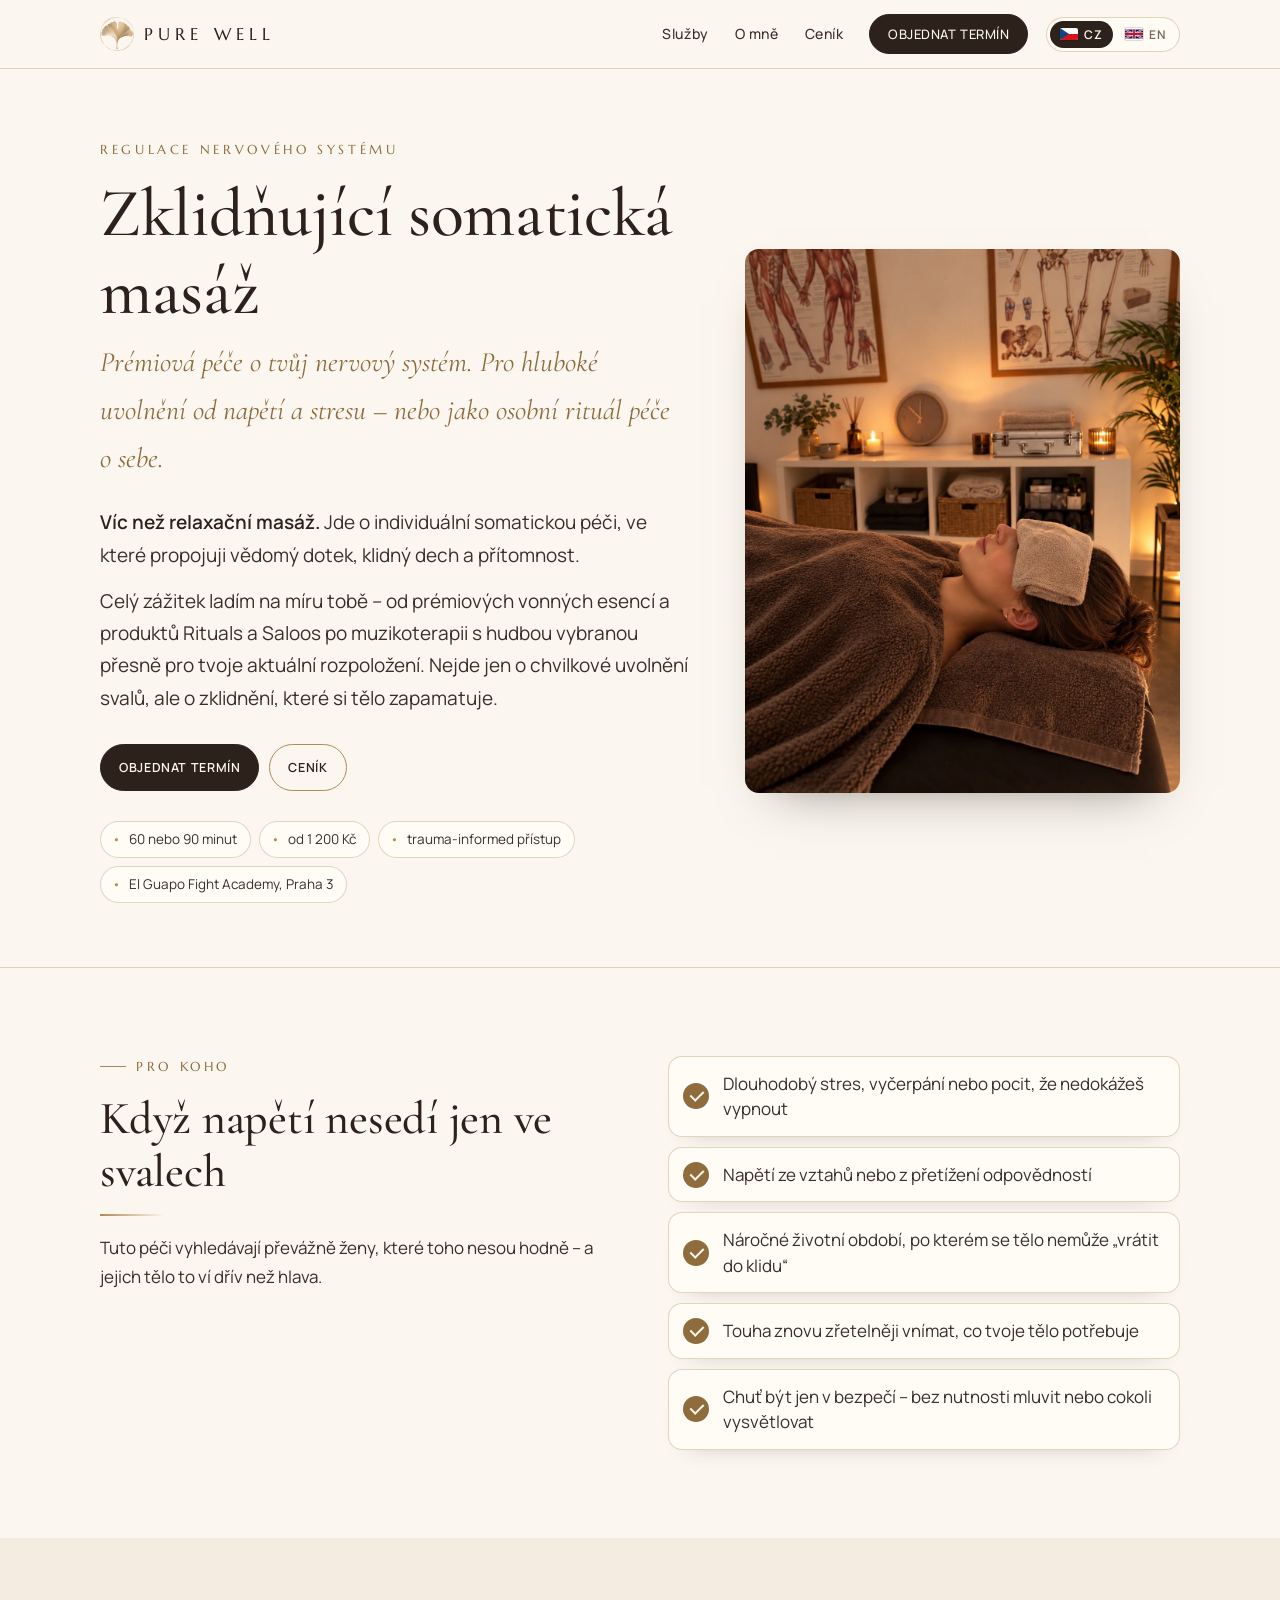
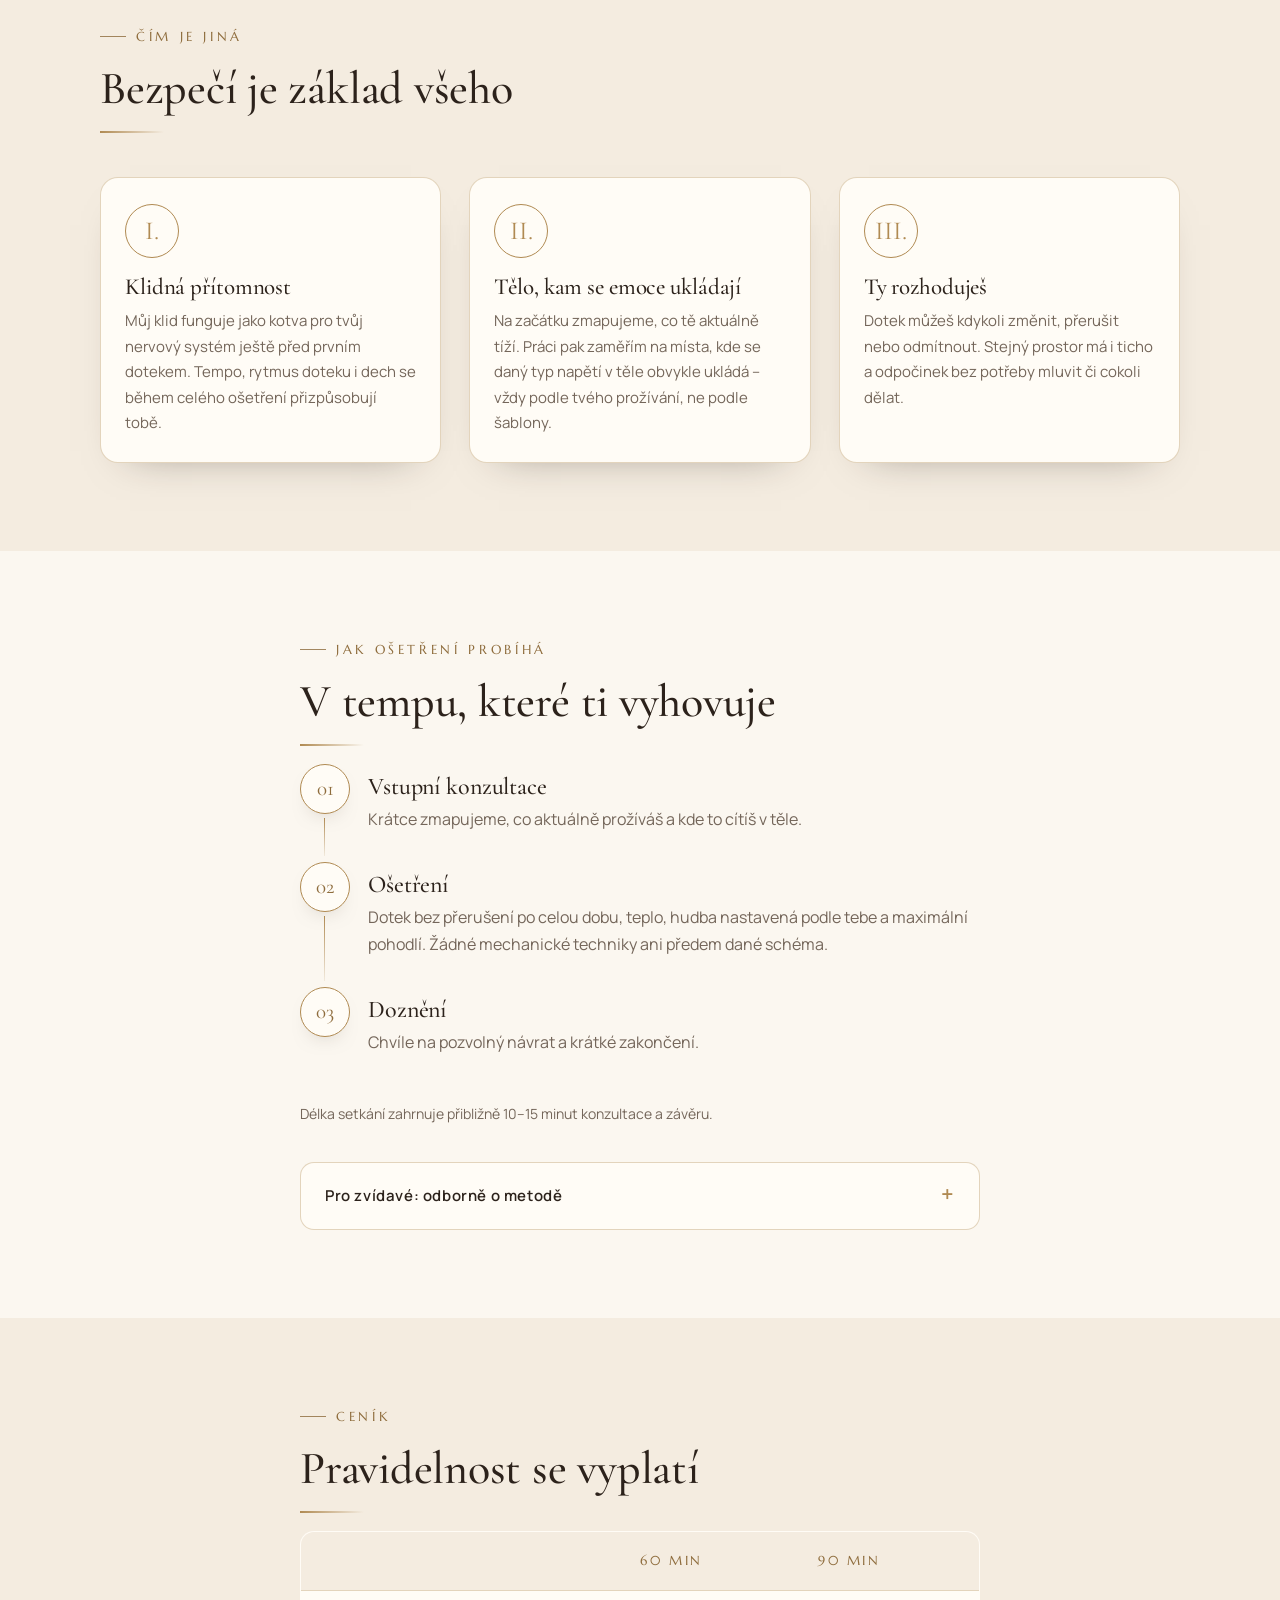
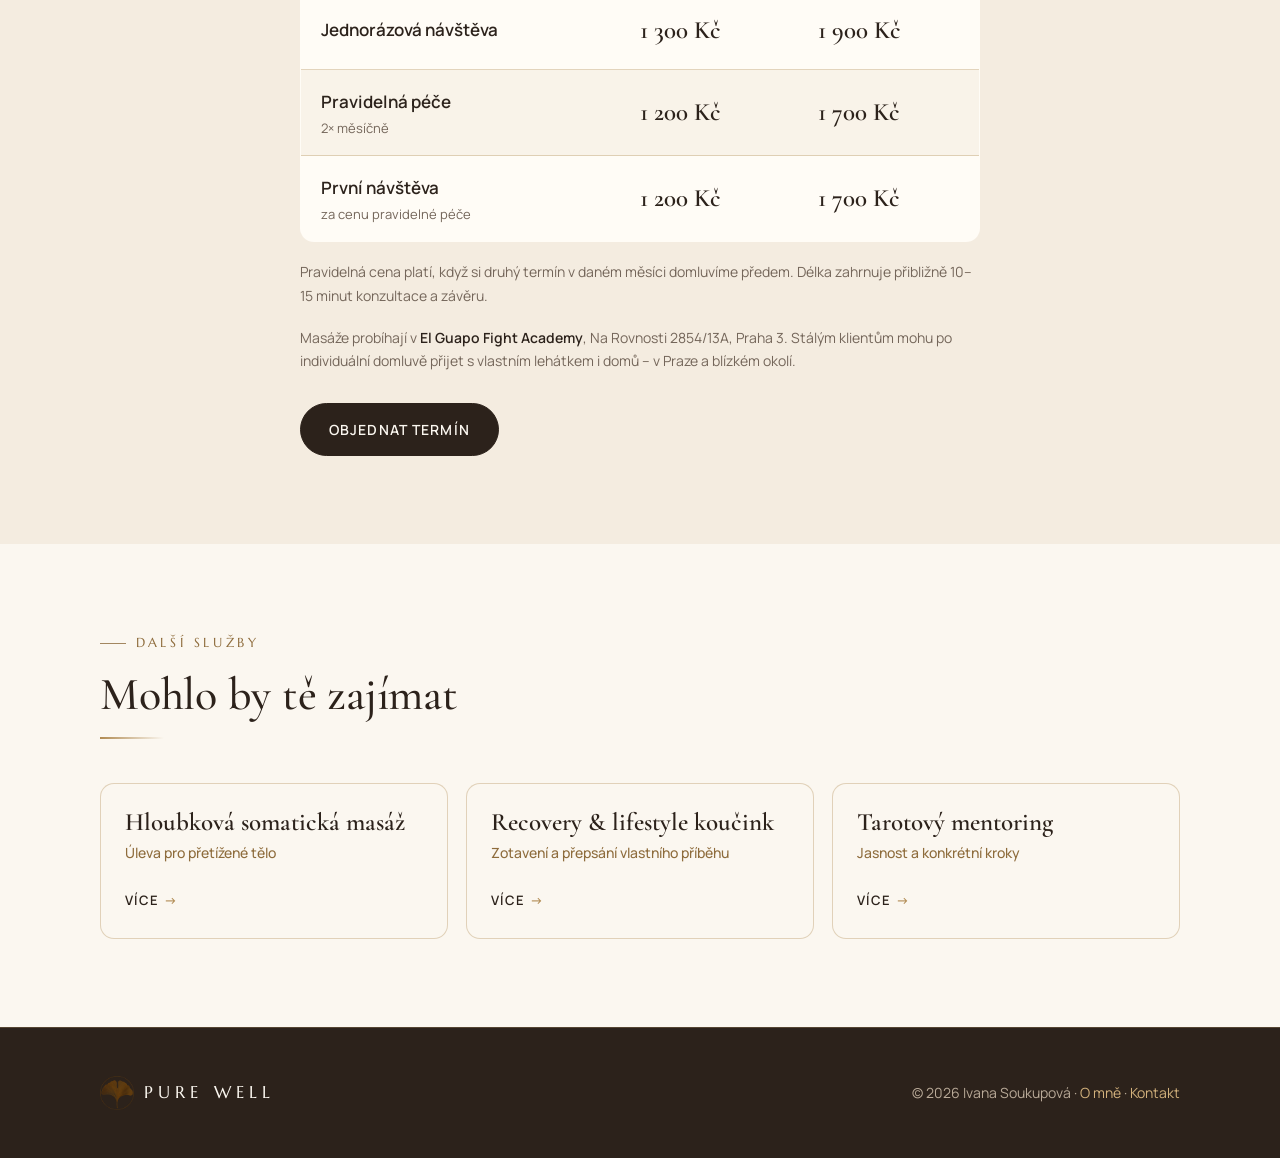
<file: purewell/regulace-nervoveho-systemu/index.html>
<!doctype html>
<html lang="cs">
<head>
<meta charset="utf-8">
<meta name="viewport" content="width=device-width, initial-scale=1">
<meta name="robots" content="noindex, nofollow">
<title>Zklidňující somatická masáž · Pure Well</title>
<meta name="description" content="Regulace nervového systému skrze terapeutický dotek – trauma-informed somatická péče.">
<link rel="icon" href="../assets/favicon.png">
<link rel="preconnect" href="https://fonts.googleapis.com">
<link rel="preconnect" href="https://fonts.gstatic.com" crossorigin>
<link href="https://fonts.googleapis.com/css2?family=Cormorant+Garamond:ital,wght@0,500;0,600;1,500&family=Manrope:wght@400;500;600&family=Marcellus&display=swap" rel="stylesheet">
<link rel="stylesheet" href="../assets/style.css?v=11">
</head>
<body>

<header class="site-header">
  <div class="wrap">
    <a class="brand" href="../"><img src="../assets/logo-mark-96.png" alt=""><span>PURE WELL</span></a>
    <div class="lang-switch" role="navigation" aria-label="Jazyk / Language"><a class="on" aria-current="true" href="./" lang="cs" hreflang="cs"><svg viewBox="0 0 6 4" aria-hidden="true"><rect width="6" height="4" fill="#fff"/><rect y="2" width="6" height="2" fill="#d7141a"/><path d="M0 0L3 2L0 4z" fill="#11457e"/></svg><span>CZ</span></a><a href="../en/regulace-nervoveho-systemu/" lang="en" hreflang="en"><svg viewBox="0 0 60 30" aria-hidden="true"><rect width="60" height="30" fill="#012169"/><path d="M0 0L60 30M60 0L0 30" stroke="#fff" stroke-width="6"/><path d="M0 0L60 30M60 0L0 30" stroke="#C8102E" stroke-width="3"/><path d="M30 0V30M0 15H60" stroke="#fff" stroke-width="10"/><path d="M30 0V30M0 15H60" stroke="#C8102E" stroke-width="6"/></svg><span>EN</span></a></div>
    <button class="menu-btn" aria-expanded="false" aria-controls="nav">MENU</button>
    <nav class="nav" id="nav">
      <a href="../#sluzby">Služby</a>
      <a href="../o-mne/">O mně</a>
      <a href="#cenik">Ceník</a>
      <a class="btn" href="../#kontakt">Objednat termín</a>
    </nav>
  </div>
</header>

<main>

<section class="page-hero with-photo">
  <div class="wrap">
    <div>
    <span class="eyebrow">Regulace nervového systému</span>
    <h1>Zklidňující somatická masáž</h1>
    <p class="subtitle">Prémiová péče o tvůj nervový systém. Pro hluboké uvolnění od napětí a stresu – nebo jako osobní rituál péče o&nbsp;sebe.</p>
    <p class="lead"><strong>Víc než relaxační masáž.</strong> Jde o individuální somatickou péči, ve které propojuji vědomý dotek, klidný dech a přítomnost.</p>
    <p class="lead">Celý zážitek ladím na míru tobě – od prémiových vonných esencí a produktů Rituals a Saloos po muzikoterapii s hudbou vybranou přesně pro tvoje aktuální rozpoložení. Nejde jen o chvilkové uvolnění svalů, ale o zklidnění, které si tělo zapamatuje.</p>
    <div class="btns">
      <a class="btn" href="../#kontakt">Objednat termín</a>
      <a class="btn ghost" href="#cenik">Ceník</a>
    </div>
    <div class="facts">
      <span>60 nebo 90 minut</span>
      <span>od 1 200 Kč</span>
      <span>trauma-informed přístup</span>
      <span>El Guapo Fight Academy, Praha 3</span>
    </div>
    </div>
    <figure class="hero-photo"><img src="../assets/foto/zklidnujici-masaz.webp" alt="Klientka odpočívá na lehátku v masérně Pure Well" style="object-position:center 40%"></figure>
  </div>
</section>

<section>
  <div class="wrap grid-2" style="align-items:start">
    <div>
      <span class="eyebrow">Pro koho</span>
      <h2>Když napětí nesedí jen ve svalech</h2>
      <p>Tuto péči vyhledávají převážně ženy, které toho nesou hodně – a jejich tělo to ví dřív než hlava.</p>
    </div>
    <ul class="checklist">
      <li>Dlouhodobý stres, vyčerpání nebo pocit, že nedokážeš vypnout</li>
      <li>Napětí ze vztahů nebo z přetížení odpovědností</li>
      <li>Náročné životní období, po kterém se tělo nemůže „vrátit do klidu“</li>
      <li>Touha znovu zřetelněji vnímat, co tvoje tělo potřebuje</li>
      <li>Chuť být jen v bezpečí – bez nutnosti mluvit nebo cokoli vysvětlovat</li>
    </ul>
  </div>
</section>

<section class="bg-linen">
  <div class="wrap">
    <div class="section-head">
      <span class="eyebrow">Čím je jiná</span>
      <h2>Bezpečí je základ všeho</h2>
    </div>
    <div class="grid-3">
      <div class="point">
        <span class="num">I.</span>
        <h3>Klidná přítomnost</h3>
        <p>Můj klid funguje jako kotva pro tvůj nervový systém ještě před prvním dotekem. Tempo, rytmus doteku i dech se během celého ošetření přizpůsobují tobě.</p>
      </div>
      <div class="point">
        <span class="num">II.</span>
        <h3>Tělo, kam se emoce ukládají</h3>
        <p>Na začátku zmapujeme, co tě aktuálně tíží. Práci pak zaměřím na místa, kde se daný typ napětí v těle obvykle ukládá – vždy podle tvého prožívání, ne podle šablony.</p>
      </div>
      <div class="point">
        <span class="num">III.</span>
        <h3>Ty rozhoduješ</h3>
        <p>Dotek můžeš kdykoli změnit, přerušit nebo odmítnout. Stejný prostor má i ticho a odpočinek bez potřeby mluvit či cokoli dělat.</p>
      </div>
    </div>
  </div>
</section>

<section>
  <div class="wrap narrow">
    <span class="eyebrow">Jak ošetření probíhá</span>
    <h2>V tempu, které ti vyhovuje</h2>
    <div class="steps">
      <div class="step"><div><h3>Vstupní konzultace</h3><p>Krátce zmapujeme, co aktuálně prožíváš a kde to cítíš v těle.</p></div></div>
      <div class="step"><div><h3>Ošetření</h3><p>Dotek bez přerušení po celou dobu, teplo, hudba nastavená podle tebe a maximální pohodlí. Žádné mechanické techniky ani předem dané schéma.</p></div></div>
      <div class="step"><div><h3>Doznění</h3><p>Chvíle na pozvolný návrat a krátké zakončení.</p></div></div>
    </div>
    <p class="note">Délka setkání zahrnuje přibližně 10–15 minut konzultace a závěru.</p>

    <details class="expert">
      <summary>Pro zvídavé: odborně o metodě</summary>
      <div class="body">
        <h4>Teoretický základ</h4>
        <p>Přístup čerpá z polyvagální teorie Stephena Porgese a principů trauma-informed care – péče respektující hranice, možnost volby a individuální reakce těla. Therapeutic presence průvodkyně tvoří základ každého setkání: klidná, pozorná přítomnost funguje jako regulační kotva pro nervový systém klientky ještě před prvním fyzickým kontaktem.</p>
        <h4>Co-regulation</h4>
        <p>Vzájemné ovlivňování míry napětí a zklidnění se promítá do tempa práce, rytmu doteku, dechu i způsobu komunikace. Fyzický kontakt není po celou dobu ošetření přerušen. Dech průvodkyně je vědomě synchronizován s dechem klientky – jemný zvuk výdechu v blízkosti horní části těla působí jako přirozený podnět k prohloubení a zpomalení dechu bez verbálního pokynu. Tento mechanismus pracuje přímo na úrovni autonomního nervového systému a aktivuje ventrální vagus, větev parasympatiku spojenou s pocitem bezpečí a klidu. Teplo, hudba nastavená podle individuální potřeby a maximální fyzický komfort jsou podmínkou pro neuroceptive safety.</p>
        <h4>Somatická mapa emocí</h4>
        <p>Součástí vstupní konzultace je zmapování aktuálního psychického zatížení. Na základě somatické mapy emocí – propojení interocepce, emočních stavů a tělesného prožívání popsaného v odborné literatuře – je práce cíleně zaměřena na oblasti těla, kde se daný typ napětí ukládá. Při vztahovém napětí může jít primárně o bedra, hrudník, břicho a stehna, při přetížení z odpovědnosti o ramena, hlavu, ruce a plosky. Tyto souvislosti nejsou pevným schématem – tělesné projevy emocí jsou individuální. Grounding zajišťuje plný kontakt dlaní nebo přiměřený tlak celé váhy rukou, který aktivuje proprioceptivní receptory a podporuje aktivaci ventrálního vagu.</p>
        <h4>Collaborative somatic approach</h4>
        <p>Klientka není pasivní příjemkyní, ale aktivní spolutvůrkyní procesu. Průběžný informed consent znamená možnost dotek změnit, přerušit nebo odmítnout v kterémkoli okamžiku. Cílem je podpořit zklidnění, úlevu od napětí a zřetelnější vnímání vlastních tělesných potřeb.</p>
      </div>
    </details>
  </div>
</section>

<section class="bg-linen" id="cenik">
  <div class="wrap narrow">
    <span class="eyebrow">Ceník</span>
    <h2>Pravidelnost se vyplatí</h2>
    <table class="price-table">
      <thead><tr><th></th><th>60 min</th><th>90 min</th></tr></thead>
      <tbody>
        <tr><td><strong>Jednorázová návštěva</strong></td><td class="price">1 300 Kč</td><td class="price">1 900 Kč</td></tr>
        <tr class="hl"><td><strong>Pravidelná péče</strong><small>2× měsíčně</small></td><td class="price">1 200 Kč</td><td class="price">1 700 Kč</td></tr>
        <tr><td><strong>První návštěva</strong><small>za cenu pravidelné péče</small></td><td class="price">1 200 Kč</td><td class="price">1 700 Kč</td></tr>
      </tbody>
    </table>
    <p class="note">Pravidelná cena platí, když si druhý termín v daném měsíci domluvíme předem. Délka zahrnuje přibližně 10–15 minut konzultace a závěru.</p>
    <p class="note">Masáže probíhají v <strong>El Guapo Fight Academy</strong>, Na Rovnosti 2854/13A, Praha 3. Stálým klientům mohu po individuální domluvě přijet s vlastním lehátkem i domů – v Praze a blízkém okolí.</p>
    <div class="btns"><a class="btn" href="../#kontakt">Objednat termín</a></div>
  </div>
</section>

<section>
  <div class="wrap">
    <div class="section-head"><span class="eyebrow">Další služby</span><h2>Mohlo by tě zajímat</h2></div>
    <div class="others">
      <a class="card" href="../masaz-na-miru/"><h4>Hloubková somatická masáž</h4><div class="sub">Úleva pro přetížené tělo</div><span class="more">Více</span></a>
      <a class="card" href="../peer-mentoring/"><h4>Recovery &amp; lifestyle koučink</h4><div class="sub">Zotavení a přepsání vlastního příběhu</div><span class="more">Více</span></a>
      <a class="card" href="../tarot-mentoring/"><h4>Tarotový mentoring</h4><div class="sub">Jasnost a konkrétní kroky</div><span class="more">Více</span></a>
    </div>
  </div>
</section>

</main>

<footer class="site-footer">
  <div class="wrap">
    <a class="brand" href="../"><img src="../assets/logo-mark-96.png" alt=""><span>PURE WELL</span></a>
    <span>© 2026 Ivana Soukupová · <a href="../o-mne/">O mně</a> · <a href="../#kontakt">Kontakt</a></span>
  </div>
</footer>

<script>
  const b = document.querySelector('.menu-btn'), n = document.getElementById('nav');
  b.addEventListener('click', () => { const o = n.classList.toggle('open'); b.setAttribute('aria-expanded', o); });
  n.addEventListener('click', e => { if (e.target.tagName === 'A') n.classList.remove('open'); });
</script>
</body>
</html>
</file>
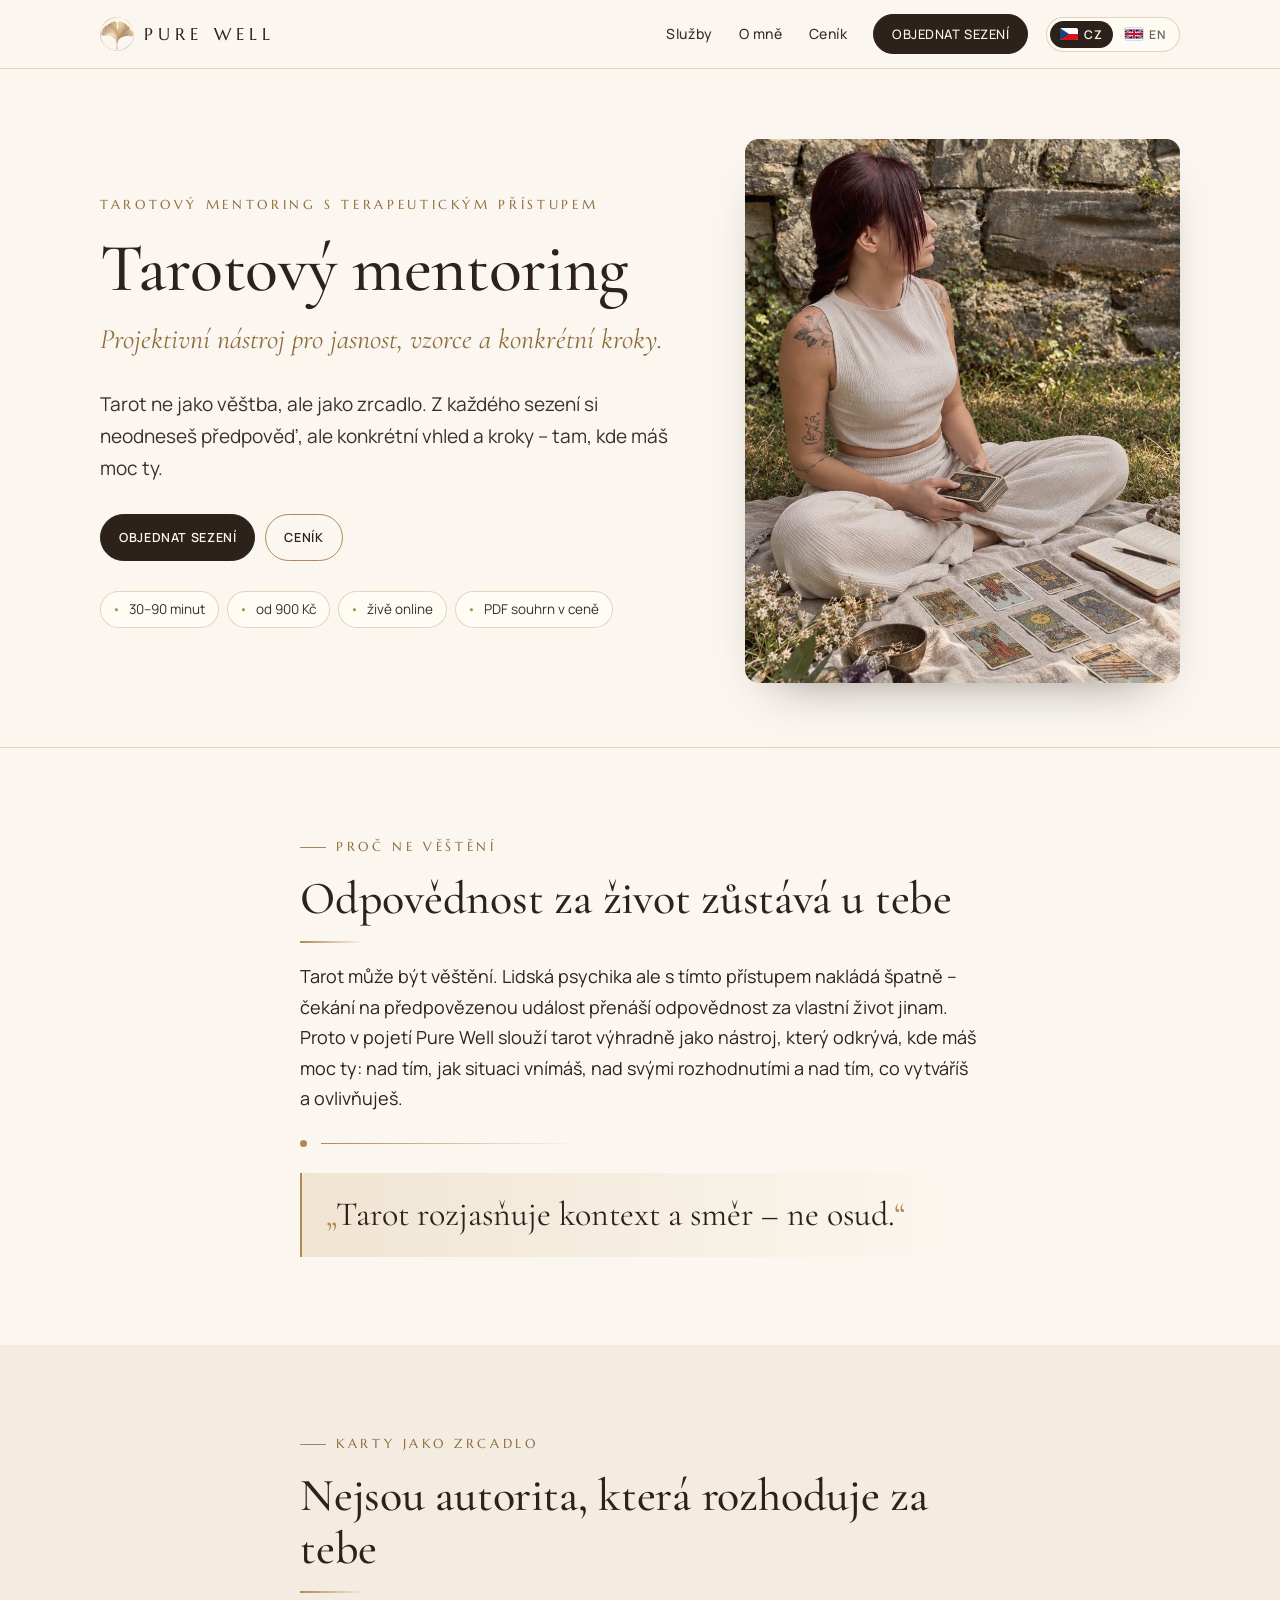
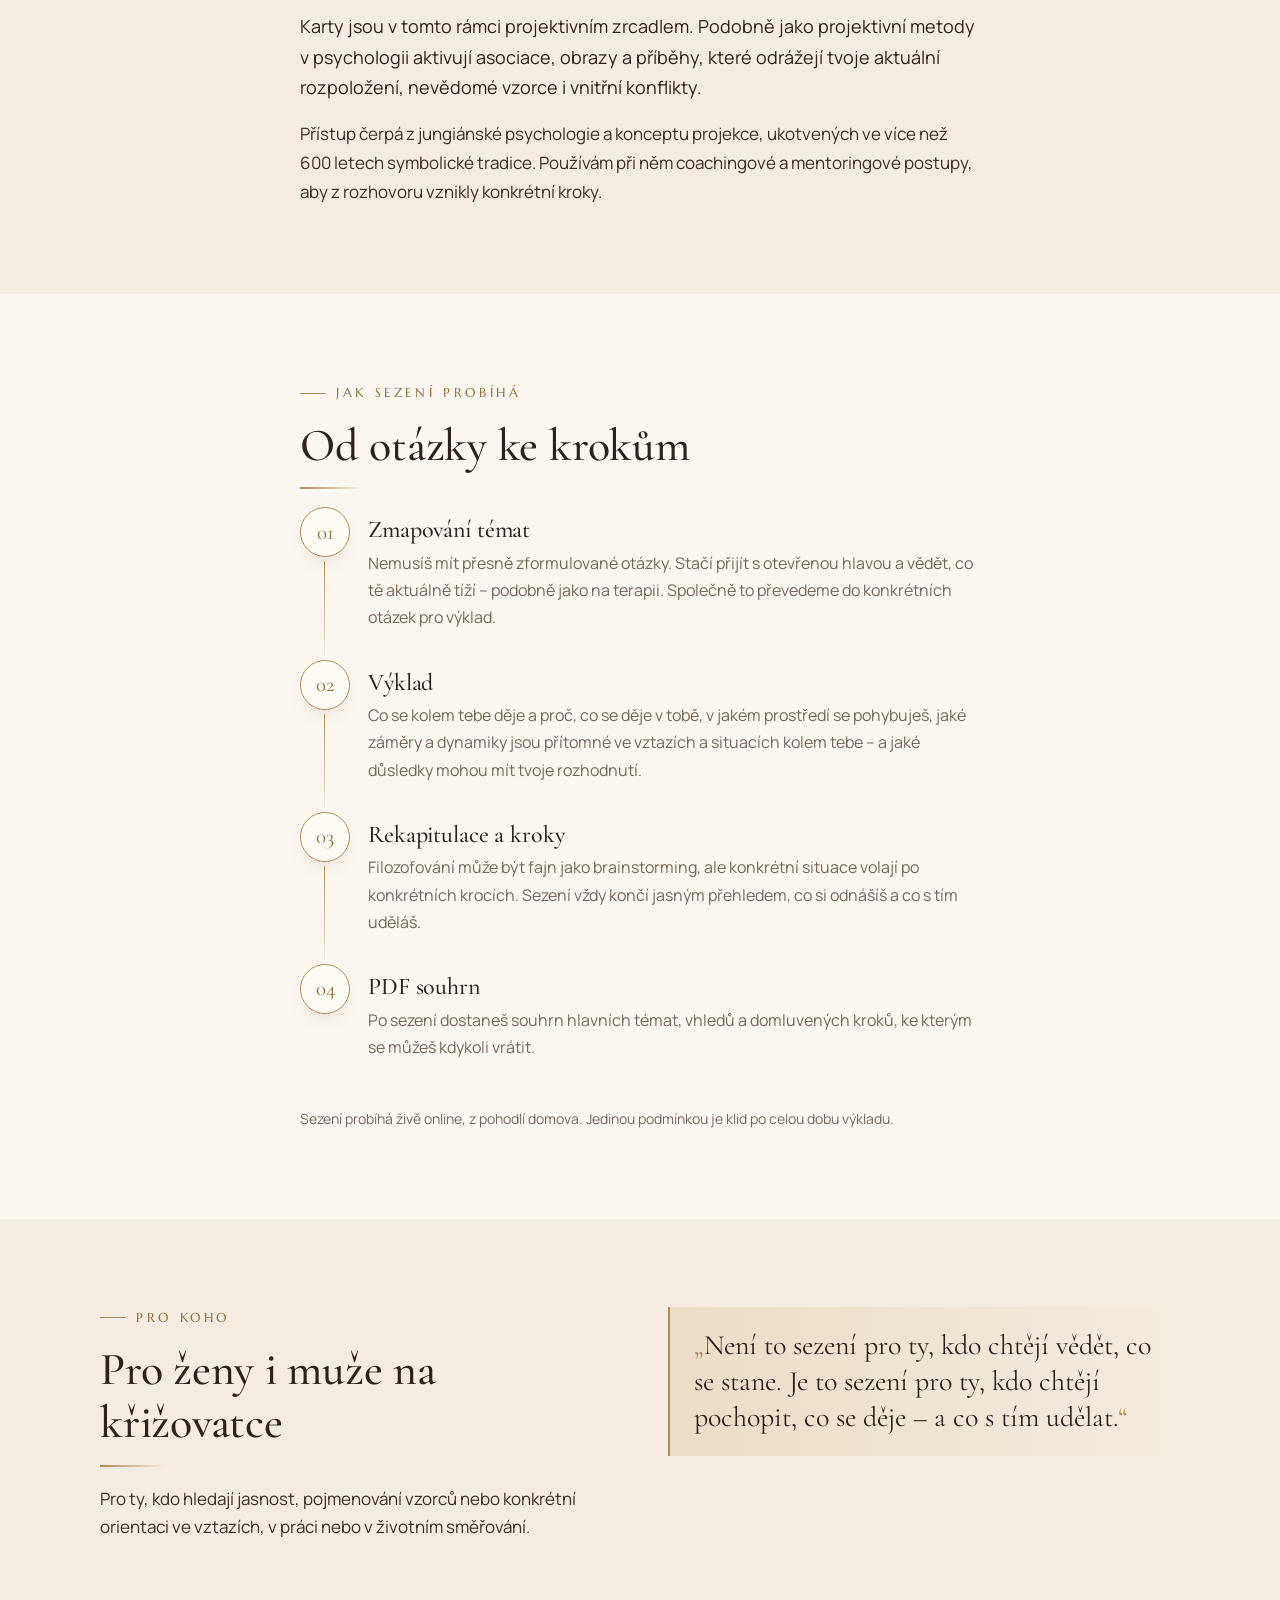
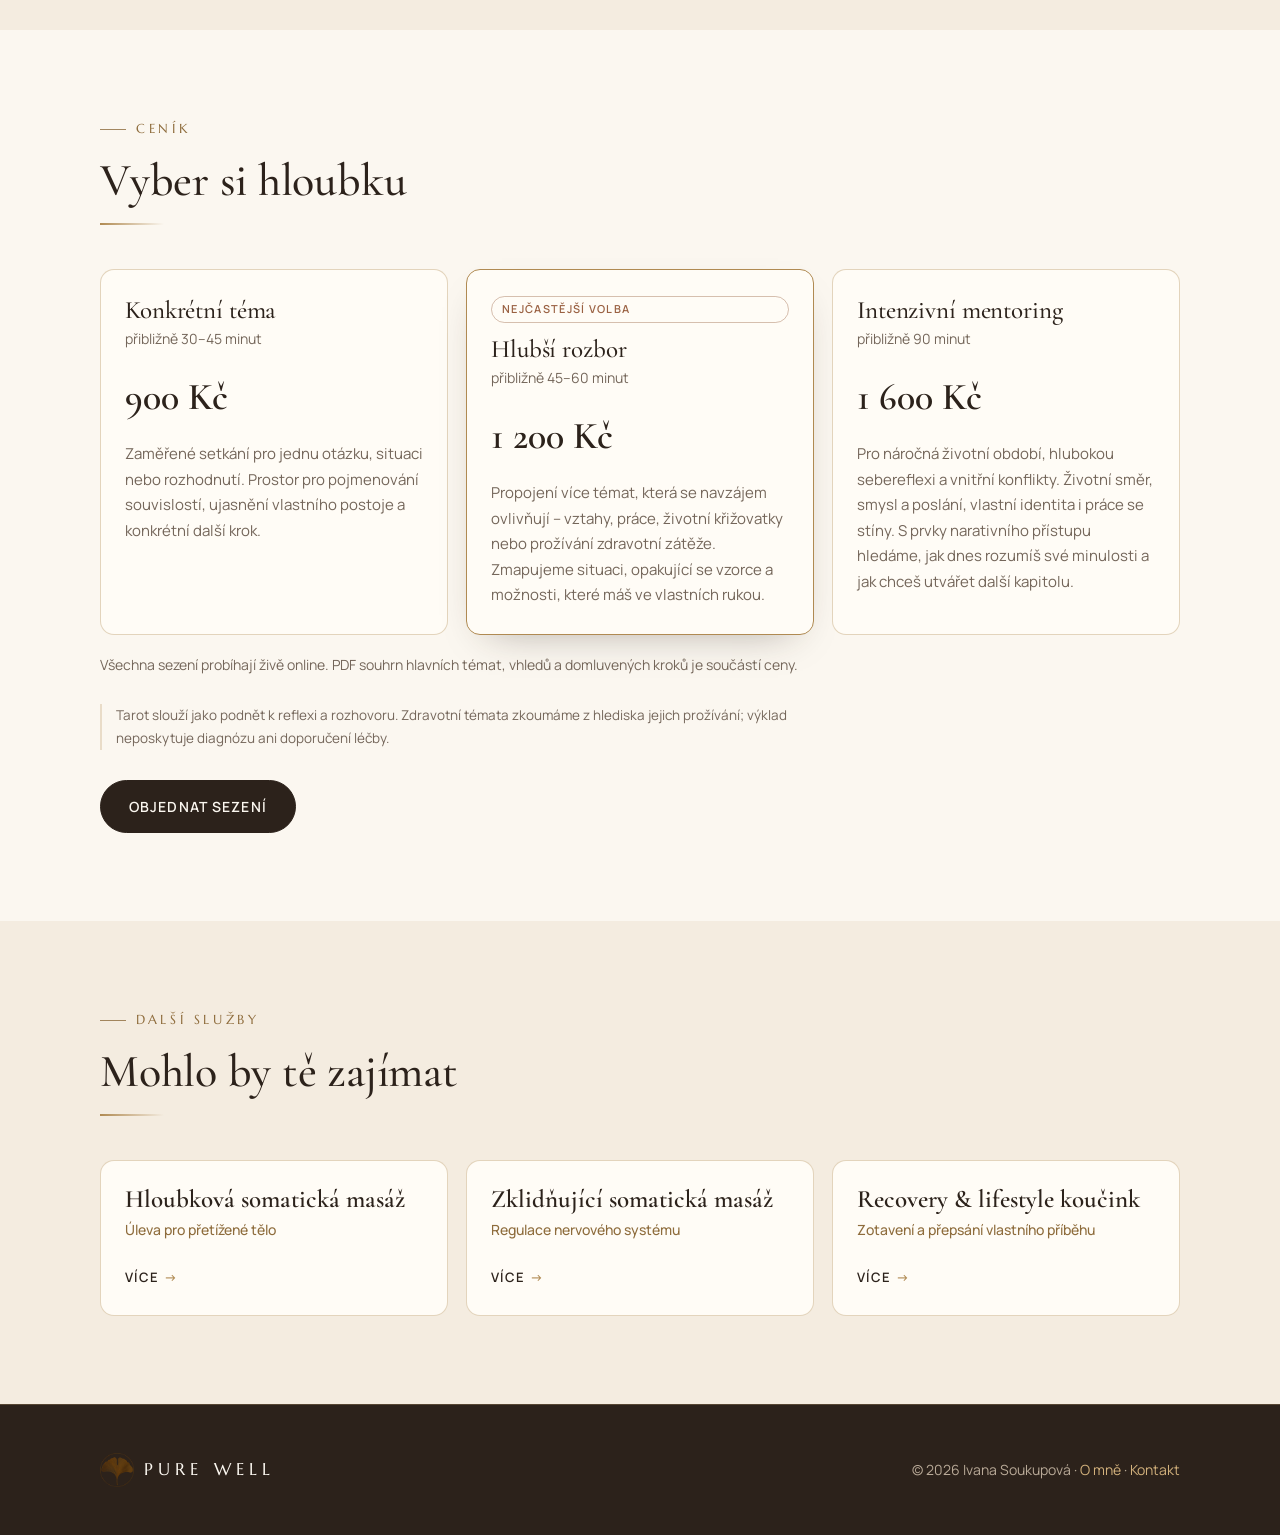
<file: purewell/tarot-mentoring/index.html>
<!doctype html>
<html lang="cs">
<head>
<meta charset="utf-8">
<meta name="viewport" content="width=device-width, initial-scale=1">
<meta name="robots" content="noindex, nofollow">
<title>Tarotový mentoring · Pure Well</title>
<meta name="description" content="Tarotový mentoring s terapeutickým přístupem – projektivní nástroj pro jasnost, vzorce a konkrétní kroky.">
<link rel="icon" href="../assets/favicon.png">
<link rel="preconnect" href="https://fonts.googleapis.com">
<link rel="preconnect" href="https://fonts.gstatic.com" crossorigin>
<link href="https://fonts.googleapis.com/css2?family=Cormorant+Garamond:ital,wght@0,500;0,600;1,500&family=Manrope:wght@400;500;600&family=Marcellus&display=swap" rel="stylesheet">
<link rel="stylesheet" href="../assets/style.css?v=11">
</head>
<body>

<header class="site-header">
  <div class="wrap">
    <a class="brand" href="../"><img src="../assets/logo-mark-96.png" alt=""><span>PURE WELL</span></a>
    <div class="lang-switch" role="navigation" aria-label="Jazyk / Language"><a class="on" aria-current="true" href="./" lang="cs" hreflang="cs"><svg viewBox="0 0 6 4" aria-hidden="true"><rect width="6" height="4" fill="#fff"/><rect y="2" width="6" height="2" fill="#d7141a"/><path d="M0 0L3 2L0 4z" fill="#11457e"/></svg><span>CZ</span></a><a href="../en/tarot-mentoring/" lang="en" hreflang="en"><svg viewBox="0 0 60 30" aria-hidden="true"><rect width="60" height="30" fill="#012169"/><path d="M0 0L60 30M60 0L0 30" stroke="#fff" stroke-width="6"/><path d="M0 0L60 30M60 0L0 30" stroke="#C8102E" stroke-width="3"/><path d="M30 0V30M0 15H60" stroke="#fff" stroke-width="10"/><path d="M30 0V30M0 15H60" stroke="#C8102E" stroke-width="6"/></svg><span>EN</span></a></div>
    <button class="menu-btn" aria-expanded="false" aria-controls="nav">MENU</button>
    <nav class="nav" id="nav">
      <a href="../#sluzby">Služby</a>
      <a href="../o-mne/">O mně</a>
      <a href="#cenik">Ceník</a>
      <a class="btn" href="../#kontakt">Objednat sezení</a>
    </nav>
  </div>
</header>

<main>

<section class="page-hero with-photo">
  <div class="wrap">
    <div>
    <span class="eyebrow">Tarotový mentoring s terapeutickým přístupem</span>
    <h1>Tarotový mentoring</h1>
    <p class="subtitle">Projektivní nástroj pro jasnost, vzorce a konkrétní kroky.</p>
    <p class="lead">Tarot ne jako věštba, ale jako zrcadlo. Z každého sezení si neodneseš předpověď, ale konkrétní vhled a kroky – tam, kde máš moc ty.</p>
    <div class="btns">
      <a class="btn" href="../#kontakt">Objednat sezení</a>
      <a class="btn ghost" href="#cenik">Ceník</a>
    </div>
    <div class="facts">
      <span>30–90 minut</span>
      <span>od 900 Kč</span>
      <span>živě online</span>
      <span>PDF souhrn v ceně</span>
    </div>
    </div>
    <figure class="hero-photo"><img src="../assets/foto/tarot-mentoring.jpg" alt="Ivana s tarotovými kartami na dece v přírodě"></figure>
  </div>
</section>

<section>
  <div class="wrap narrow">
    <span class="eyebrow">Proč ne věštění</span>
    <h2>Odpovědnost za život zůstává u tebe</h2>
    <p>Tarot může být věštění. Lidská psychika ale s tímto přístupem nakládá špatně – čekání na předpovězenou událost přenáší odpovědnost za vlastní život jinam. Proto v pojetí Pure Well slouží tarot výhradně jako nástroj, který odkrývá, kde máš moc ty: nad tím, jak situaci vnímáš, nad svými rozhodnutími a nad tím, co vytváříš a ovlivňuješ.</p>
    <div class="divider left"><span></span></div>
    <p class="pull">Tarot rozjasňuje kontext a směr – ne osud.</p>
  </div>
</section>

<section class="bg-linen">
  <div class="wrap narrow">
    <span class="eyebrow">Karty jako zrcadlo</span>
    <h2>Nejsou autorita, která rozhoduje za tebe</h2>
    <p>Karty jsou v tomto rámci projektivním zrcadlem. Podobně jako projektivní metody v psychologii aktivují asociace, obrazy a příběhy, které odrážejí tvoje aktuální rozpoložení, nevědomé vzorce i vnitřní konflikty.</p>
    <p>Přístup čerpá z jungiánské psychologie a konceptu projekce, ukotvených ve více než 600 letech symbolické tradice. Používám při něm coachingové a mentoringové postupy, aby z rozhovoru vznikly konkrétní kroky.</p>
  </div>
</section>

<section>
  <div class="wrap narrow">
    <span class="eyebrow">Jak sezení probíhá</span>
    <h2>Od otázky ke krokům</h2>
    <div class="steps">
      <div class="step"><div><h3>Zmapování témat</h3><p>Nemusíš mít přesně zformulované otázky. Stačí přijít s otevřenou hlavou a vědět, co tě aktuálně tíží – podobně jako na terapii. Společně to převedeme do konkrétních otázek pro výklad.</p></div></div>
      <div class="step"><div><h3>Výklad</h3><p>Co se kolem tebe děje a proč, co se děje v tobě, v jakém prostředí se pohybuješ, jaké záměry a dynamiky jsou přítomné ve vztazích a situacích kolem tebe – a jaké důsledky mohou mít tvoje rozhodnutí.</p></div></div>
      <div class="step"><div><h3>Rekapitulace a kroky</h3><p>Filozofování může být fajn jako brainstorming, ale konkrétní situace volají po konkrétních krocích. Sezení vždy končí jasným přehledem, co si odnášíš a co s tím uděláš.</p></div></div>
      <div class="step"><div><h3>PDF souhrn</h3><p>Po sezení dostaneš souhrn hlavních témat, vhledů a domluvených kroků, ke kterým se můžeš kdykoli vrátit.</p></div></div>
    </div>
    <p class="note">Sezení probíhá živě online, z pohodlí domova. Jedinou podmínkou je klid po celou dobu výkladu.</p>
  </div>
</section>

<section class="bg-linen">
  <div class="wrap grid-2" style="align-items:start">
    <div>
      <span class="eyebrow">Pro koho</span>
      <h2>Pro ženy i muže na křižovatce</h2>
      <p>Pro ty, kdo hledají jasnost, pojmenování vzorců nebo konkrétní orientaci ve vztazích, v práci nebo v životním směřování.</p>
    </div>
    <div>
      <p class="pull" style="font-size:clamp(22px,2.6vw,28px)">Není to sezení pro ty, kdo chtějí vědět, co se stane. Je to sezení pro ty, kdo chtějí pochopit, co se děje – a co s tím udělat.</p>
    </div>
  </div>
</section>

<section id="cenik">
  <div class="wrap">
    <div class="section-head"><span class="eyebrow">Ceník</span><h2>Vyber si hloubku</h2></div>
    <div class="price-cards">
      <div class="price-card">
        <h3>Konkrétní téma</h3>
        <span class="len">přibližně 30–45 minut</span>
        <div class="amount">900 Kč</div>
        <p>Zaměřené setkání pro jednu otázku, situaci nebo rozhodnutí. Prostor pro pojmenování souvislostí, ujasnění vlastního postoje a konkrétní další krok.</p>
      </div>
      <div class="price-card hl">
        <span class="tag">Nejčastější volba</span>
        <h3>Hlubší rozbor</h3>
        <span class="len">přibližně 45–60 minut</span>
        <div class="amount">1 200 Kč</div>
        <p>Propojení více témat, která se navzájem ovlivňují – vztahy, práce, životní křižovatky nebo prožívání zdravotní zátěže. Zmapujeme situaci, opakující se vzorce a možnosti, které máš ve vlastních rukou.</p>
      </div>
      <div class="price-card">
        <h3>Intenzivní mentoring</h3>
        <span class="len">přibližně 90 minut</span>
        <div class="amount">1 600 Kč</div>
        <p>Pro náročná životní období, hlubokou sebereflexi a vnitřní konflikty. Životní směr, smysl a poslání, vlastní identita i práce se stíny. S prvky narativního přístupu hledáme, jak dnes rozumíš své minulosti a jak chceš utvářet další kapitolu.</p>
      </div>
    </div>
    <p class="note">Všechna sezení probíhají živě online. PDF souhrn hlavních témat, vhledů a domluvených kroků je součástí ceny.</p>
    <p class="disclaimer">Tarot slouží jako podnět k reflexi a rozhovoru. Zdravotní témata zkoumáme z hlediska jejich prožívání; výklad neposkytuje diagnózu ani doporučení léčby.</p>
    <div class="btns"><a class="btn" href="../#kontakt">Objednat sezení</a></div>
  </div>
</section>

<section class="bg-linen">
  <div class="wrap">
    <div class="section-head"><span class="eyebrow">Další služby</span><h2>Mohlo by tě zajímat</h2></div>
    <div class="others">
      <a class="card" href="../masaz-na-miru/"><h4>Hloubková somatická masáž</h4><div class="sub">Úleva pro přetížené tělo</div><span class="more">Více</span></a>
      <a class="card" href="../regulace-nervoveho-systemu/"><h4>Zklidňující somatická masáž</h4><div class="sub">Regulace nervového systému</div><span class="more">Více</span></a>
      <a class="card" href="../peer-mentoring/"><h4>Recovery &amp; lifestyle koučink</h4><div class="sub">Zotavení a přepsání vlastního příběhu</div><span class="more">Více</span></a>
    </div>
  </div>
</section>

</main>

<footer class="site-footer">
  <div class="wrap">
    <a class="brand" href="../"><img src="../assets/logo-mark-96.png" alt=""><span>PURE WELL</span></a>
    <span>© 2026 Ivana Soukupová · <a href="../o-mne/">O mně</a> · <a href="../#kontakt">Kontakt</a></span>
  </div>
</footer>

<script>
  const b = document.querySelector('.menu-btn'), n = document.getElementById('nav');
  b.addEventListener('click', () => { const o = n.classList.toggle('open'); b.setAttribute('aria-expanded', o); });
  n.addEventListener('click', e => { if (e.target.tagName === 'A') n.classList.remove('open'); });
</script>
</body>
</html>
</file>
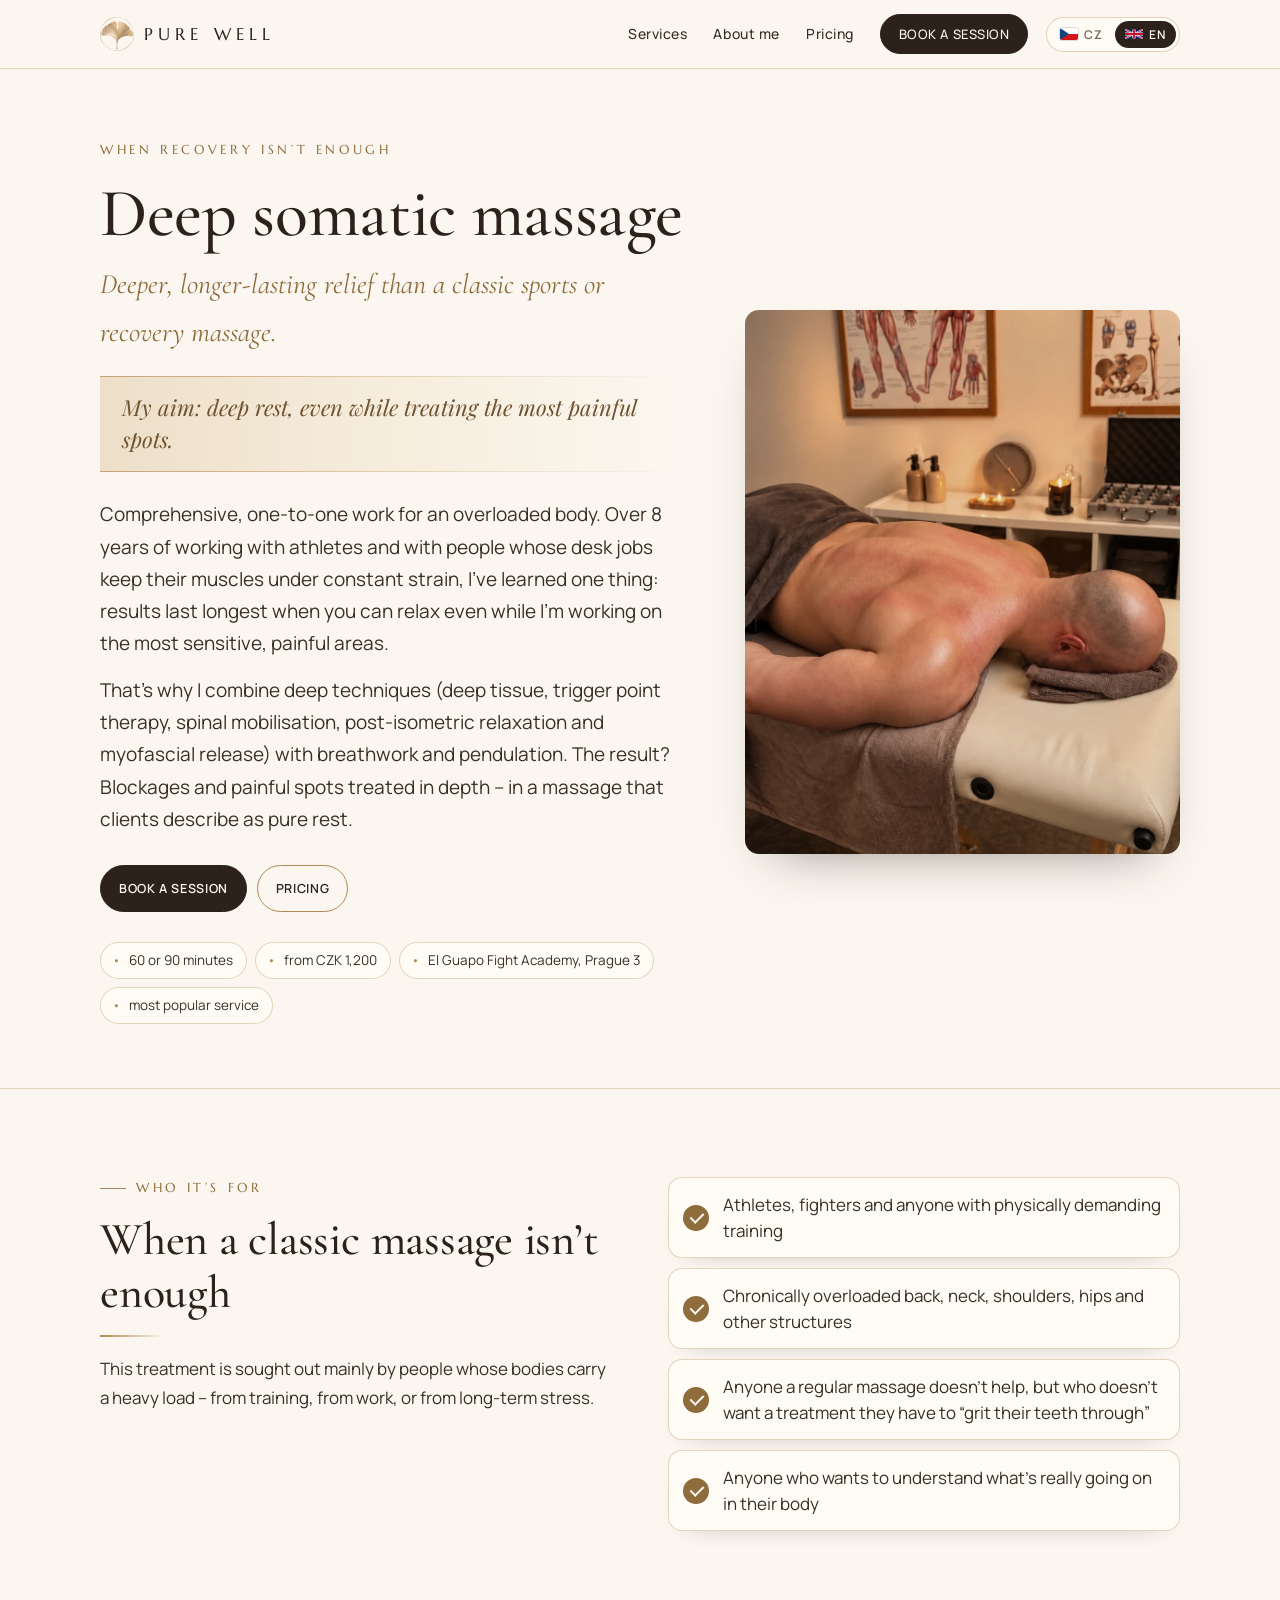
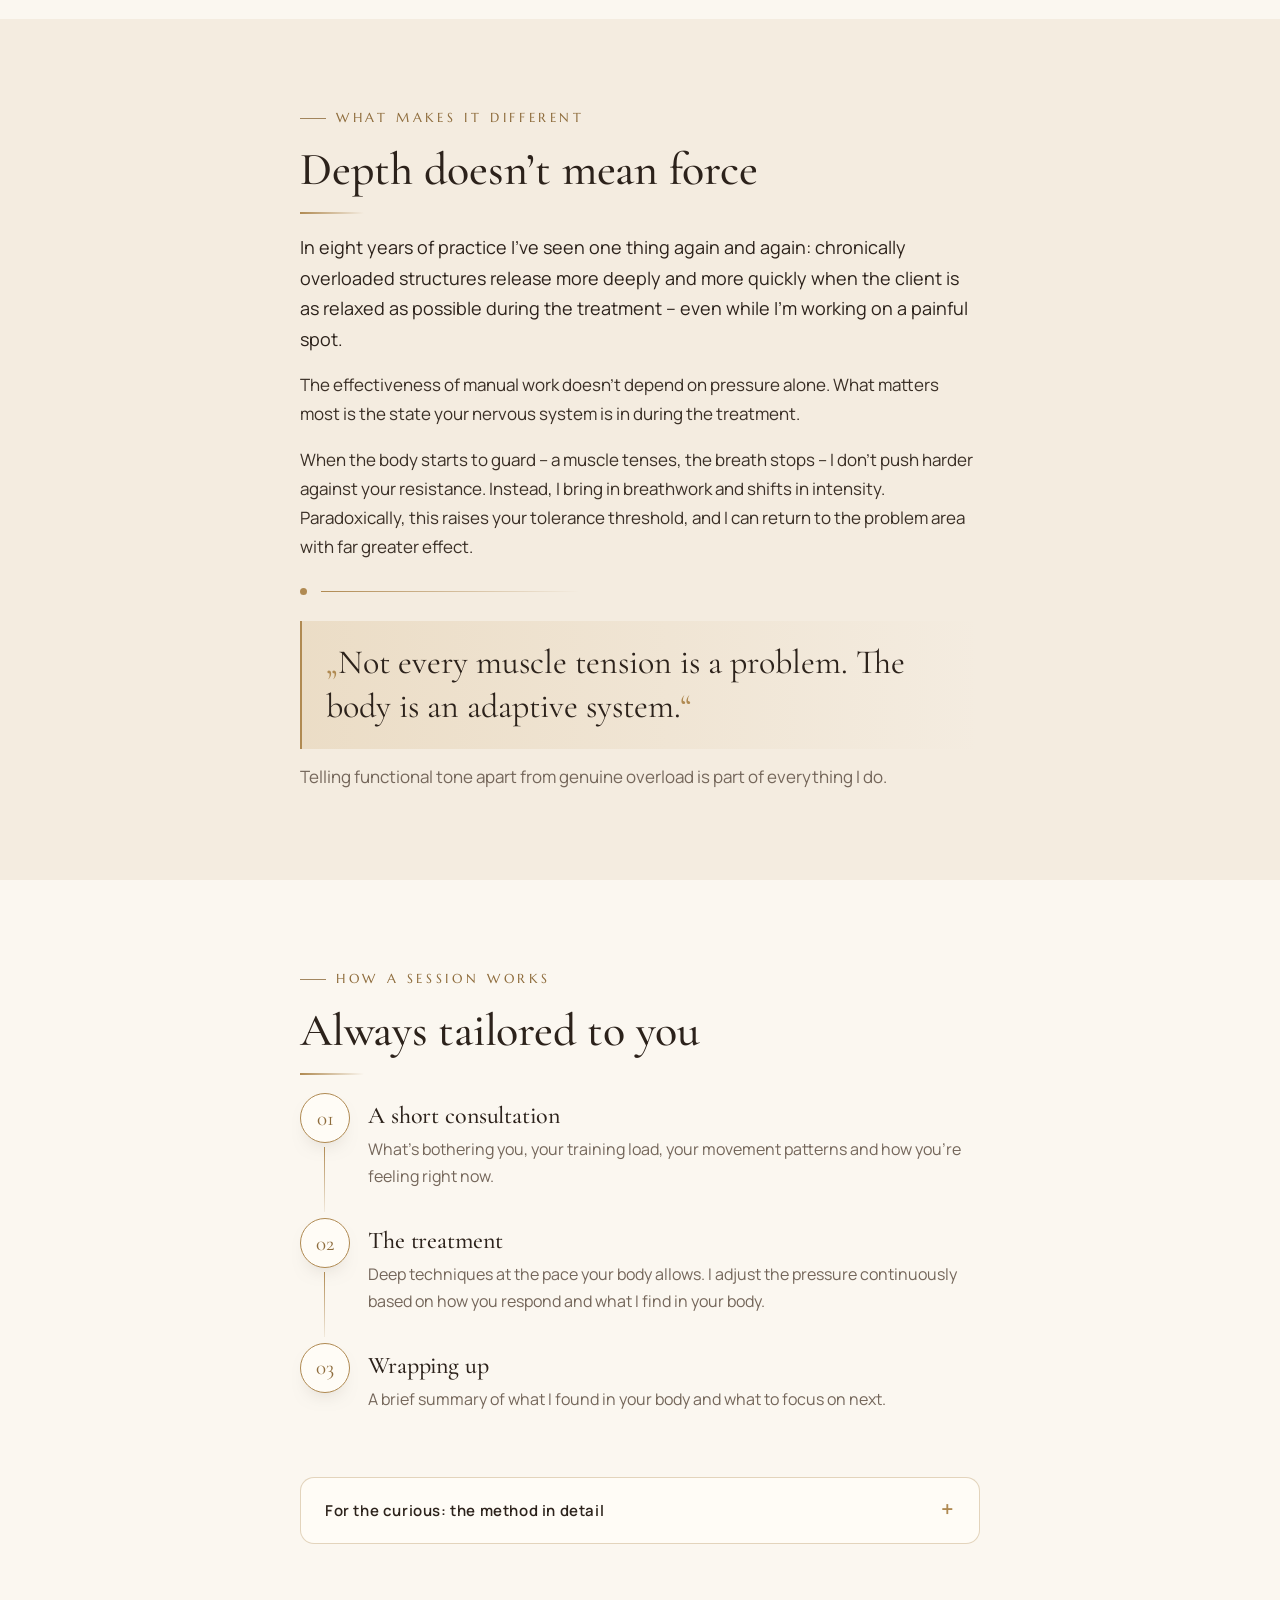
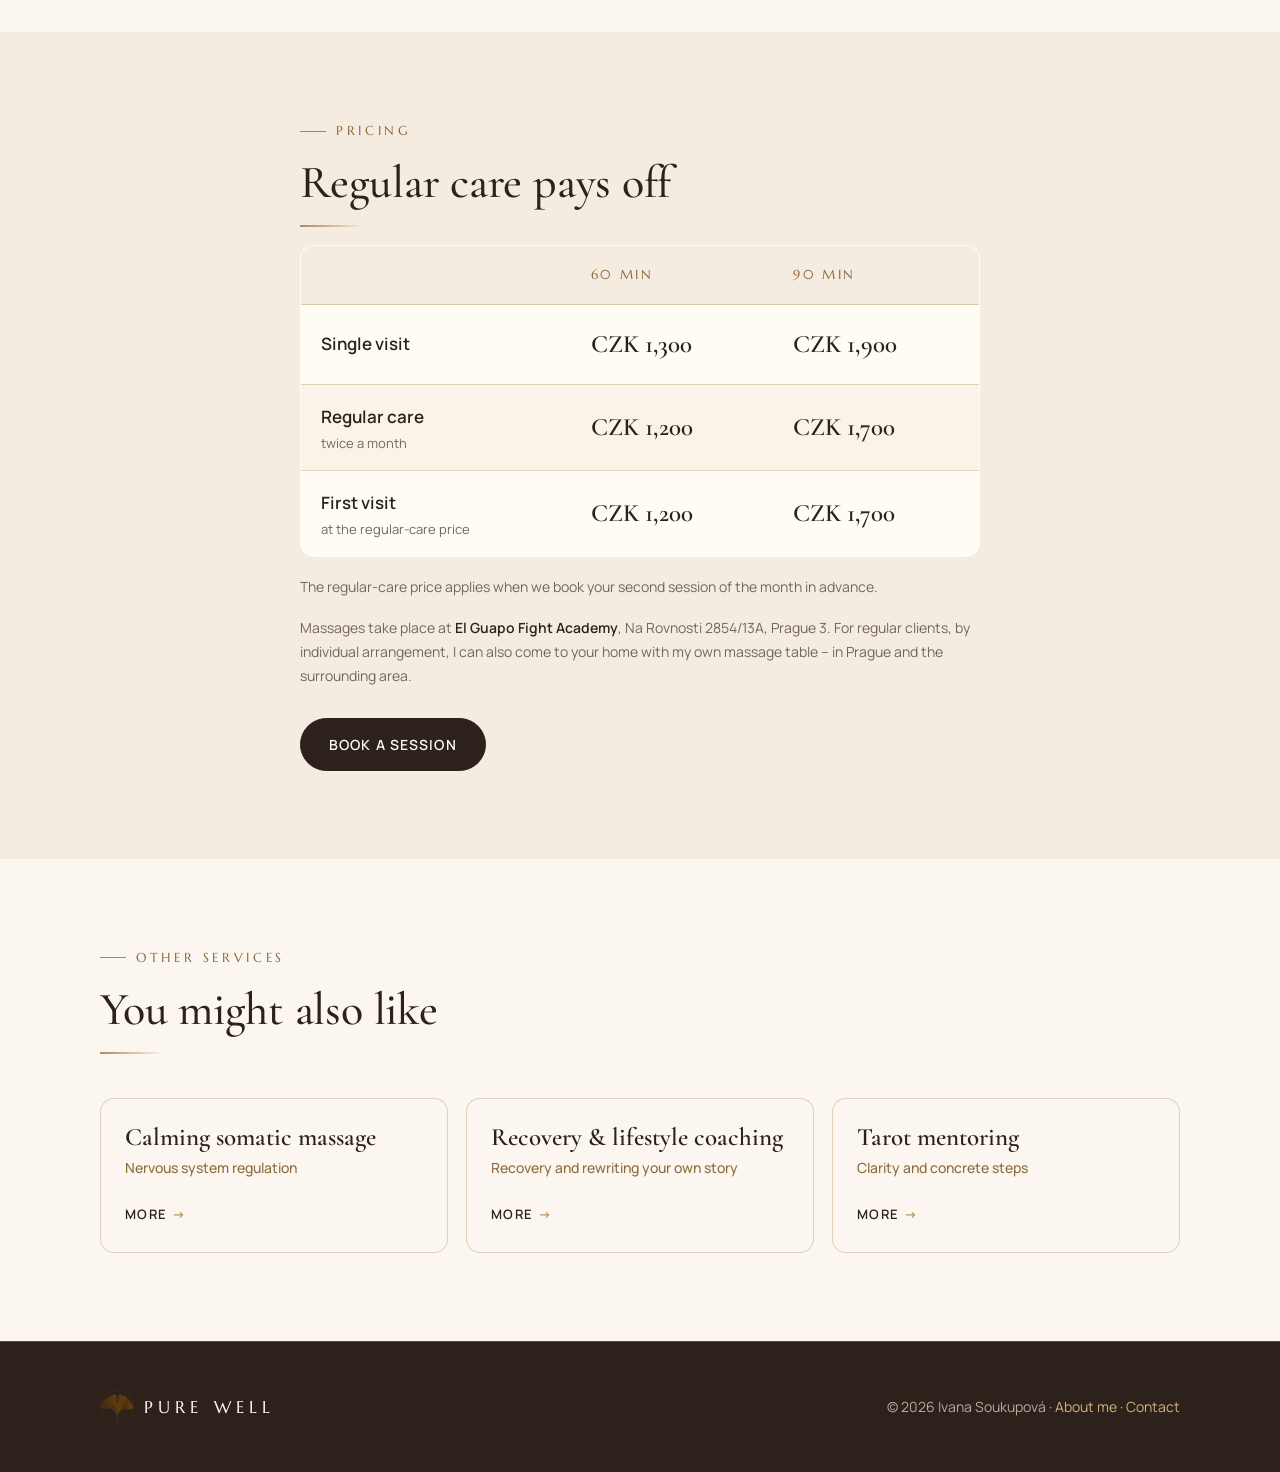
<file: purewell/en/masaz-na-miru/index.html>
<!doctype html>
<html lang="en">
<head>
<meta charset="utf-8">
<meta name="viewport" content="width=device-width, initial-scale=1">
<meta name="robots" content="noindex, nofollow">
<title>Deep somatic massage · Pure Well</title>
<meta name="description" content="In-depth manual bodywork – deep tissue, trigger points, spinal mobilisation and a somatic approach to the nervous system.">
<link rel="icon" href="../../assets/favicon.png">
<link rel="preconnect" href="https://fonts.googleapis.com">
<link rel="preconnect" href="https://fonts.gstatic.com" crossorigin>
<link href="https://fonts.googleapis.com/css2?family=Cormorant+Garamond:ital,wght@0,500;0,600;1,500&family=Playfair+Display:ital,wght@1,400;1,500&family=Manrope:wght@400;500;600&family=Marcellus&display=swap" rel="stylesheet">
<link rel="stylesheet" href="../../assets/style.css?v=11">
</head>
<body>

<header class="site-header">
  <div class="wrap">
    <a class="brand" href="../"><img src="../../assets/logo-mark-96.png" alt=""><span>PURE WELL</span></a>
    <div class="lang-switch" role="navigation" aria-label="Jazyk / Language"><a href="../../masaz-na-miru/" lang="cs" hreflang="cs"><svg viewBox="0 0 6 4" aria-hidden="true"><rect width="6" height="4" fill="#fff"/><rect y="2" width="6" height="2" fill="#d7141a"/><path d="M0 0L3 2L0 4z" fill="#11457e"/></svg><span>CZ</span></a><a class="on" aria-current="true" href="./" lang="en" hreflang="en"><svg viewBox="0 0 60 30" aria-hidden="true"><rect width="60" height="30" fill="#012169"/><path d="M0 0L60 30M60 0L0 30" stroke="#fff" stroke-width="6"/><path d="M0 0L60 30M60 0L0 30" stroke="#C8102E" stroke-width="3"/><path d="M30 0V30M0 15H60" stroke="#fff" stroke-width="10"/><path d="M30 0V30M0 15H60" stroke="#C8102E" stroke-width="6"/></svg><span>EN</span></a></div>
    <button class="menu-btn" aria-expanded="false" aria-controls="nav">MENU</button>
    <nav class="nav" id="nav">
      <a href="../#sluzby">Services</a>
      <a href="../o-mne/">About me</a>
      <a href="#cenik">Pricing</a>
      <a class="btn" href="../#kontakt">Book a session</a>
    </nav>
  </div>
</header>

<main>

<section class="page-hero with-photo">
  <div class="wrap">
    <div>
    <span class="eyebrow">When recovery isn’t enough</span>
    <h1>Deep somatic massage</h1>
    <p class="subtitle">Deeper, longer-lasting relief than a classic sports or recovery massage.</p>
    <p class="aim">My aim: deep rest, even while treating the most painful spots.</p>
    <p class="lead">Comprehensive, one-to-one work for an overloaded body. Over 8 years of working with athletes and with people whose desk jobs keep their muscles under constant strain, I’ve learned one thing: results last longest when you can relax even while I’m working on the most sensitive, painful areas.</p>
    <p class="lead">That’s why I combine deep techniques (deep tissue, trigger point therapy, spinal mobilisation, post-isometric relaxation and myofascial release) with breathwork and pendulation. The result? Blockages and painful spots treated in depth – in a massage that clients describe as pure rest.</p>
    <div class="btns">
      <a class="btn" href="../#kontakt">Book a session</a>
      <a class="btn ghost" href="#cenik">Pricing</a>
    </div>
    <div class="facts">
      <span>60 or 90 minutes</span>
      <span>from CZK 1,200</span>
      <span>El Guapo Fight Academy, Prague 3</span>
      <span>most popular service</span>
    </div>
    </div>
    <figure class="hero-photo"><img src="../../assets/foto/hloubkova-masaz.jpg?v=2" alt="Client on a massage table after a deep back massage"></figure>
  </div>
</section>

<section>
  <div class="wrap grid-2" style="align-items:start">
    <div>
      <span class="eyebrow">Who it’s for</span>
      <h2>When a classic massage isn’t enough</h2>
      <p>This treatment is sought out mainly by people whose bodies carry a heavy load – from training, from work, or from long-term stress.</p>
    </div>
    <ul class="checklist">
      <li>Athletes, fighters and anyone with physically demanding training</li>
      <li>Chronically overloaded back, neck, shoulders, hips and other structures</li>
      <li>Anyone a regular massage doesn’t help, but who doesn’t want a treatment they have to “grit their teeth through”</li>
      <li>Anyone who wants to understand what’s really going on in their body</li>
    </ul>
  </div>
</section>

<section class="bg-linen">
  <div class="wrap narrow">
    <span class="eyebrow">What makes it different</span>
    <h2>Depth doesn’t mean force</h2>
    <p>In eight years of practice I’ve seen one thing again and again: chronically overloaded structures release more deeply and more quickly when the client is as relaxed as possible during the treatment – even while I’m working on a painful spot.</p>
    <p>The effectiveness of manual work doesn’t depend on pressure alone. What matters most is the state your nervous system is in during the treatment.</p>
    <p>When the body starts to guard – a muscle tenses, the breath stops – I don’t push harder against your resistance. Instead, I bring in breathwork and shifts in intensity. Paradoxically, this raises your tolerance threshold, and I can return to the problem area with far greater effect.</p>
    <div class="divider left"><span></span></div>
    <p class="pull">Not every muscle tension is a problem. The body is an adaptive system.</p>
    <p class="muted" style="margin-top:14px">Telling functional tone apart from genuine overload is part of everything I do.</p>
  </div>
</section>

<section>
  <div class="wrap narrow">
    <span class="eyebrow">How a session works</span>
    <h2>Always tailored to you</h2>
    <div class="steps">
      <div class="step"><div><h3>A short consultation</h3><p>What’s bothering you, your training load, your movement patterns and how you’re feeling right now.</p></div></div>
      <div class="step"><div><h3>The treatment</h3><p>Deep techniques at the pace your body allows. I adjust the pressure continuously based on how you respond and what I find in your body.</p></div></div>
      <div class="step"><div><h3>Wrapping up</h3><p>A brief summary of what I found in your body and what to focus on next.</p></div></div>
    </div>

    <details class="expert">
      <summary>For the curious: the method in detail</summary>
      <div class="body">
        <p class="muted">Method name: <em>Deep Recovery Treatment</em> – in-depth manual bodywork.</p>
        <h4>Techniques</h4>
        <p>Deep treatment of overloaded muscles: deep tissue, trigger point therapy, myofascial release and spinal mobilisation techniques. A somatic approach to the nervous system: pain window titration, pendulation and breathwork.</p>
        <h4>What the method is based on</h4>
        <p>When treating chronically overloaded structures, deeper and faster release has repeatedly been achieved when the client was in the highest possible state of subjective relaxation. The effectiveness of manual work depends directly on the state of the client’s nervous system during treatment, not merely on the intensity of the pressure applied.</p>
        <p>If muscle guarding, breath-holding or an overall defensive response of the body appears, pendulation and breathwork take over instead of increasing intensity against the client’s resistance. These shift the tolerance threshold and, through targeted titration of pressure, make it possible to return to the affected area with greater effectiveness.</p>
        <p>Each treatment is always based on the client’s individual needs and context – their training load, movement patterns and the current state of their nervous system.</p>
      </div>
    </details>
  </div>
</section>

<section class="bg-linen" id="cenik">
  <div class="wrap narrow">
    <span class="eyebrow">Pricing</span>
    <h2>Regular care pays off</h2>
    <table class="price-table">
      <thead><tr><th></th><th>60 min</th><th>90 min</th></tr></thead>
      <tbody>
        <tr><td><strong>Single visit</strong></td><td class="price">CZK 1,300</td><td class="price">CZK 1,900</td></tr>
        <tr class="hl"><td><strong>Regular care</strong><small>twice a month</small></td><td class="price">CZK 1,200</td><td class="price">CZK 1,700</td></tr>
        <tr><td><strong>First visit</strong><small>at the regular-care price</small></td><td class="price">CZK 1,200</td><td class="price">CZK 1,700</td></tr>
      </tbody>
    </table>
    <p class="note">The regular-care price applies when we book your second session of the month in advance.</p>
    <p class="note">Massages take place at <strong>El Guapo Fight Academy</strong>, Na Rovnosti 2854/13A, Prague 3. For regular clients, by individual arrangement, I can also come to your home with my own massage table – in Prague and the surrounding area.</p>
    <div class="btns"><a class="btn" href="../#kontakt">Book a session</a></div>
  </div>
</section>

<section>
  <div class="wrap">
    <div class="section-head"><span class="eyebrow">Other services</span><h2>You might also like</h2></div>
    <div class="others">
      <a class="card" href="../regulace-nervoveho-systemu/"><h4>Calming somatic massage</h4><div class="sub">Nervous system regulation</div><span class="more">More</span></a>
      <a class="card" href="../peer-mentoring/"><h4>Recovery &amp; lifestyle coaching</h4><div class="sub">Recovery and rewriting your own story</div><span class="more">More</span></a>
      <a class="card" href="../tarot-mentoring/"><h4>Tarot mentoring</h4><div class="sub">Clarity and concrete steps</div><span class="more">More</span></a>
    </div>
  </div>
</section>

</main>

<footer class="site-footer">
  <div class="wrap">
    <a class="brand" href="../"><img src="../../assets/logo-mark-96.png" alt=""><span>PURE WELL</span></a>
    <span>© 2026 Ivana Soukupová · <a href="../o-mne/">About me</a> · <a href="../#kontakt">Contact</a></span>
  </div>
</footer>

<script>
  const b = document.querySelector('.menu-btn'), n = document.getElementById('nav');
  b.addEventListener('click', () => { const o = n.classList.toggle('open'); b.setAttribute('aria-expanded', o); });
  n.addEventListener('click', e => { if (e.target.tagName === 'A') n.classList.remove('open'); });
</script>
</body>
</html>
</file>
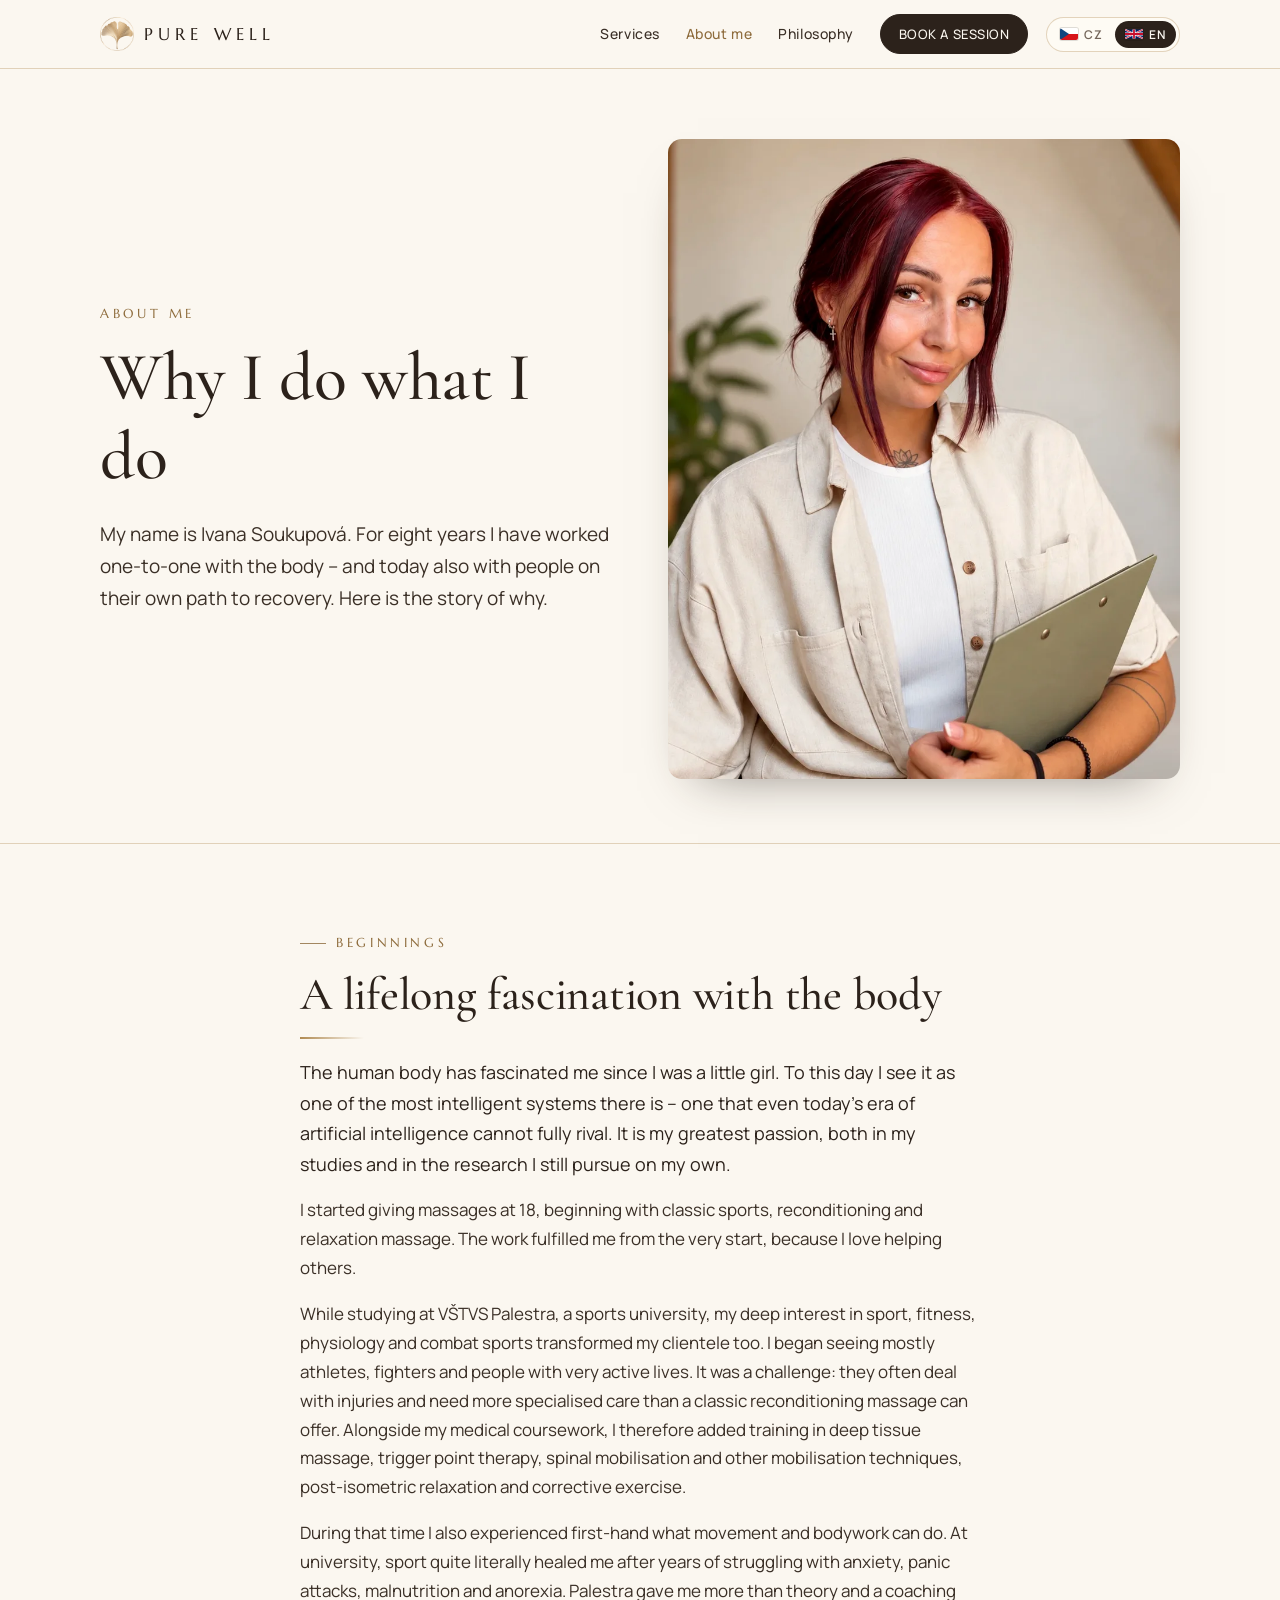
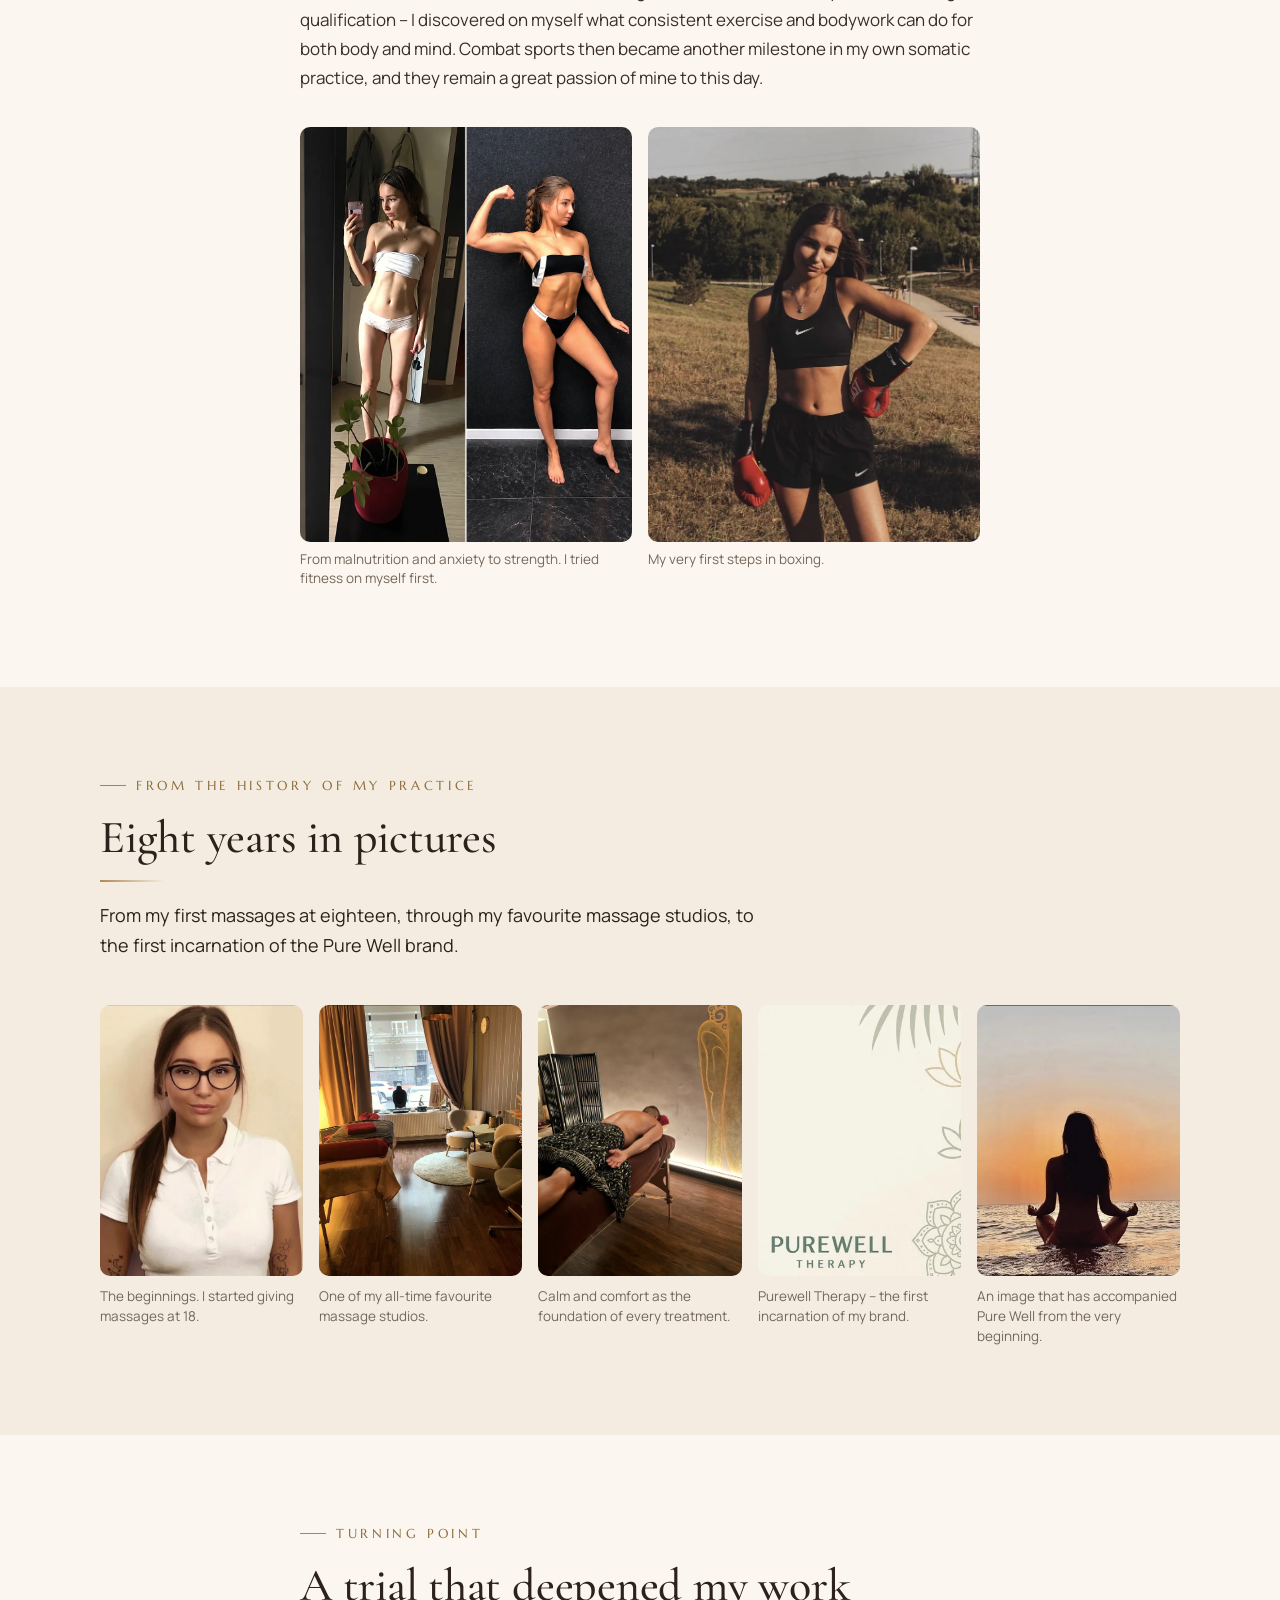
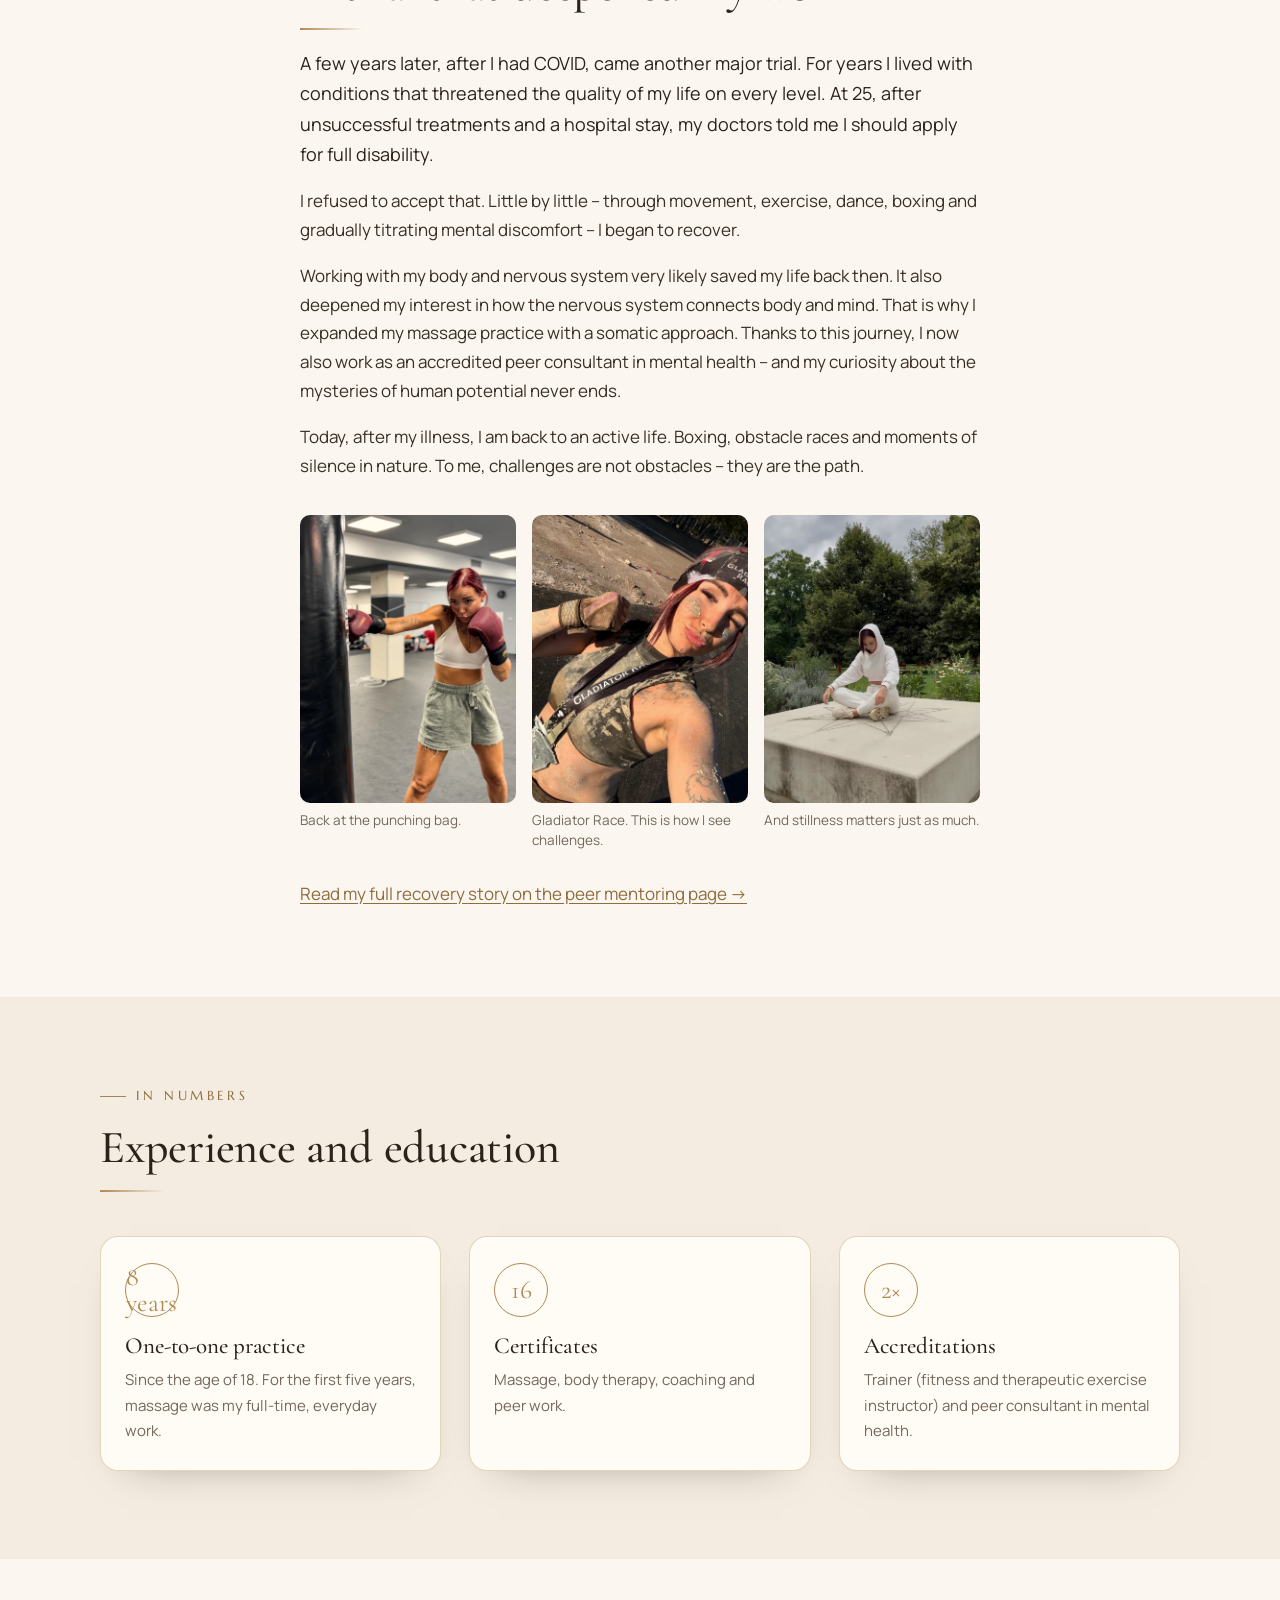
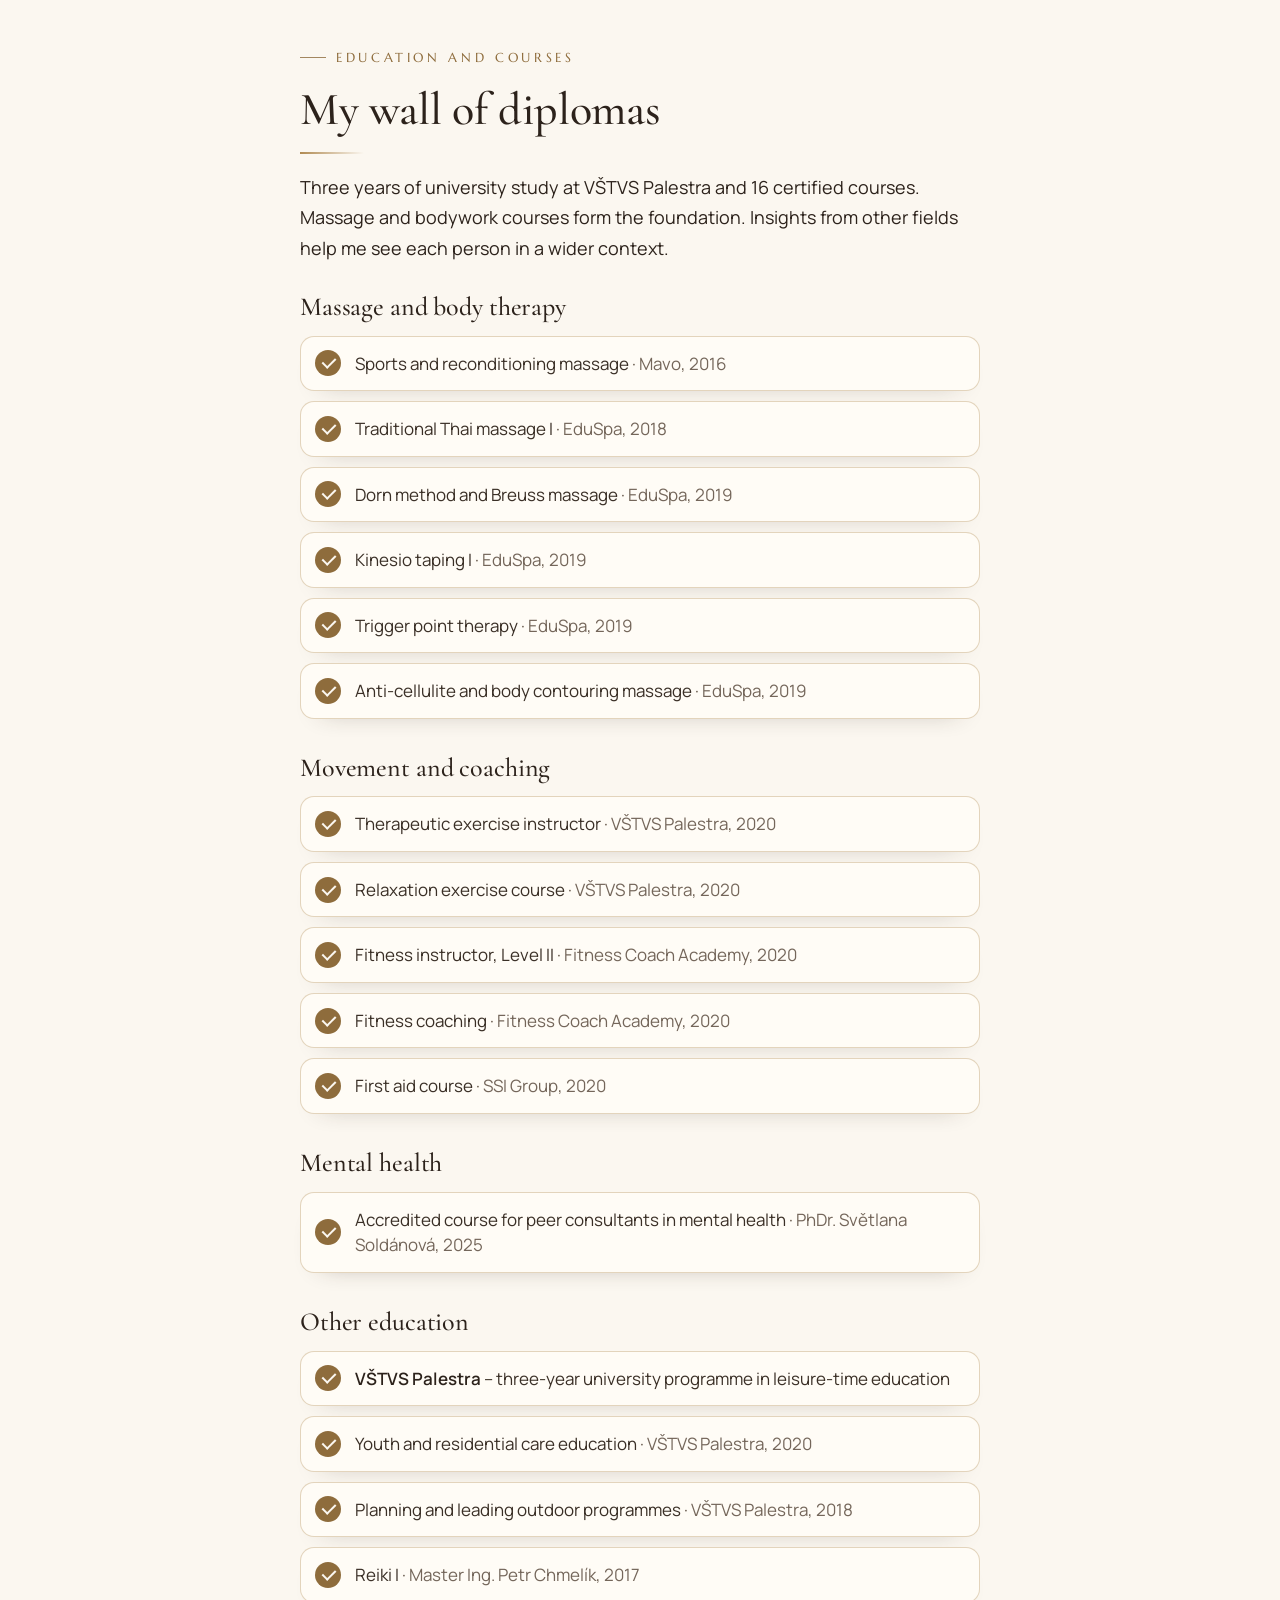
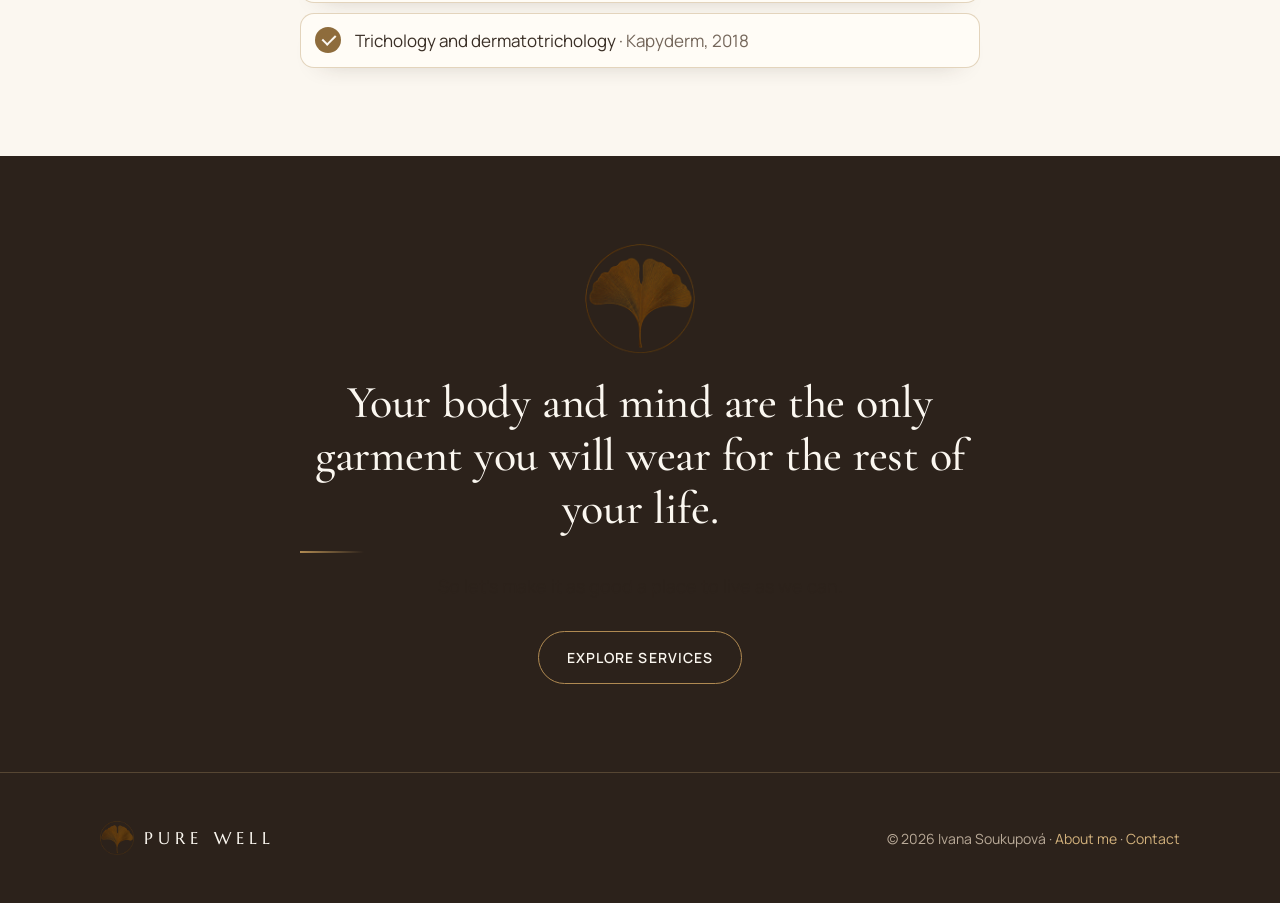
<file: purewell/en/o-mne/index.html>
<!doctype html>
<html lang="en">
<head>
<meta charset="utf-8">
<meta name="viewport" content="width=device-width, initial-scale=1">
<meta name="robots" content="noindex, nofollow">
<title>About me · Pure Well</title>
<meta name="description" content="Eight years of one-to-one practice, a sports university degree and my own journey of recovery. Why I do what I do.">
<link rel="icon" href="../../assets/favicon.png">
<link rel="preconnect" href="https://fonts.googleapis.com">
<link rel="preconnect" href="https://fonts.gstatic.com" crossorigin>
<link href="https://fonts.googleapis.com/css2?family=Cormorant+Garamond:ital,wght@0,500;0,600;1,500&family=Manrope:wght@400;500;600&family=Marcellus&display=swap" rel="stylesheet">
<link rel="stylesheet" href="../../assets/style.css?v=11">
</head>
<body>

<header class="site-header">
  <div class="wrap">
    <a class="brand" href="../"><img src="../../assets/logo-mark-96.png" alt=""><span>PURE WELL</span></a>
    <div class="lang-switch" role="navigation" aria-label="Jazyk / Language"><a href="../../o-mne/" lang="cs" hreflang="cs"><svg viewBox="0 0 6 4" aria-hidden="true"><rect width="6" height="4" fill="#fff"/><rect y="2" width="6" height="2" fill="#d7141a"/><path d="M0 0L3 2L0 4z" fill="#11457e"/></svg><span>CZ</span></a><a class="on" aria-current="true" href="./" lang="en" hreflang="en"><svg viewBox="0 0 60 30" aria-hidden="true"><rect width="60" height="30" fill="#012169"/><path d="M0 0L60 30M60 0L0 30" stroke="#fff" stroke-width="6"/><path d="M0 0L60 30M60 0L0 30" stroke="#C8102E" stroke-width="3"/><path d="M30 0V30M0 15H60" stroke="#fff" stroke-width="10"/><path d="M30 0V30M0 15H60" stroke="#C8102E" stroke-width="6"/></svg><span>EN</span></a></div>
    <button class="menu-btn" aria-expanded="false" aria-controls="nav">MENU</button>
    <nav class="nav" id="nav">
      <a href="../#sluzby">Services</a>
      <a href="./" aria-current="page">About me</a>
      <a href="../#filozofie">Philosophy</a>
      <a class="btn" href="../#kontakt">Book a session</a>
    </nav>
  </div>
</header>

<main>

<section class="page-hero">
  <div class="wrap grid-2">
    <div>
      <span class="eyebrow">About me</span>
      <h1>Why I do what I do</h1>
      <p class="lead" style="margin-top:22px">My name is Ivana Soukupová. For eight years I have worked one-to-one with the body – and today also with people on their own path to recovery. Here is the story of why.</p>
    </div>
    <figure class="hero-photo"><img src="../../assets/foto/portret.webp" alt="Ivana Soukupová" style="object-position:center 20%"></figure>
  </div>
</section>

<section>
  <div class="wrap narrow">
    <span class="eyebrow">Beginnings</span>
    <h2>A lifelong fascination with the body</h2>
    <p>The human body has fascinated me since I was a little girl. To this day I see it as one of the most intelligent systems there is – one that even today’s era of artificial intelligence cannot fully rival. It is my greatest passion, both in my studies and in the research I still pursue on my own.</p>
    <p>I started giving massages at 18, beginning with classic sports, reconditioning and relaxation massage. The work fulfilled me from the very start, because I love helping others.</p>
    <p>While studying at VŠTVS Palestra, a sports university, my deep interest in sport, fitness, physiology and combat sports transformed my clientele too. I began seeing mostly athletes, fighters and people with very active lives. It was a challenge: they often deal with injuries and need more specialised care than a classic reconditioning massage can offer. Alongside my medical coursework, I therefore added training in deep tissue massage, trigger point therapy, spinal mobilisation and other mobilisation techniques, post-isometric relaxation and corrective exercise.</p>
    <p>During that time I also experienced first-hand what movement and bodywork can do. At university, sport quite literally healed me after years of struggling with anxiety, panic attacks, malnutrition and anorexia. Palestra gave me more than theory and a coaching qualification – I discovered on myself what consistent exercise and bodywork can do for both body and mind. Combat sports then became another milestone in my own somatic practice, and they remain a great passion of mine to this day.</p>
    <div class="photo-duo">
      <figure><img src="../../assets/foto/sport-promena.webp" alt="Ivana before she started training and after years of fitness" loading="lazy"><figcaption>From malnutrition and anxiety to strength. I tried fitness on myself first.</figcaption></figure>
      <figure><img src="../../assets/foto/sport-box-zacatky.webp" alt="Ivana in boxing gloves when she first started boxing" loading="lazy"><figcaption>My very first steps in boxing.</figcaption></figure>
    </div>
  </div>
</section>

<section class="bg-linen">
  <div class="wrap">
    <div class="section-head">
      <span class="eyebrow">From the history of my practice</span>
      <h2>Eight years in pictures</h2>
      <p>From my first massages at eighteen, through my favourite massage studios, to the first incarnation of the Pure Well brand.</p>
    </div>
    <div class="history">
      <figure><img src="../../assets/foto/historie-zacatky.webp" alt="Ivana at the start of her massage practice" loading="lazy"><figcaption>The beginnings. I started giving massages at 18.</figcaption></figure>
      <figure><img src="../../assets/foto/historie-maserna.webp" alt="Interior of one of her earlier massage studios" loading="lazy"><figcaption>One of my all-time favourite massage studios.</figcaption></figure>
      <figure><img src="../../assets/foto/masaz-stara-maserna.webp" alt="A client on the massage table in an earlier studio" loading="lazy"><figcaption>Calm and comfort as the foundation of every treatment.</figcaption></figure>
      <figure><img src="../../assets/foto/historie-purewell-therapy.webp" style="object-position:center 88%" alt="The original Purewell Therapy logo" loading="lazy"><figcaption>Purewell Therapy – the first incarnation of my brand.</figcaption></figure>
      <figure><img src="../../assets/foto/historie-more.webp" alt="A silhouette in lotus position by the sea at sunset" loading="lazy"><figcaption>An image that has accompanied Pure Well from the very beginning.</figcaption></figure>
    </div>
  </div>
</section>

<section>
  <div class="wrap narrow">
    <span class="eyebrow">Turning point</span>
    <h2>A trial that deepened my work</h2>
    <p>A few years later, after I had COVID, came another major trial. For years I lived with conditions that threatened the quality of my life on every level. At 25, after unsuccessful treatments and a hospital stay, my doctors told me I should apply for full disability.</p>
    <p>I refused to accept that. Little by little – through movement, exercise, dance, boxing and gradually titrating mental discomfort – I began to recover.</p>
    <p>Working with my body and nervous system very likely saved my life back then. It also deepened my interest in how the nervous system connects body and mind. That is why I expanded my massage practice with a somatic approach. Thanks to this journey, I now also work as an accredited peer consultant in mental health – and my curiosity about the mysteries of human potential never ends.</p>
    <p>Today, after my illness, I am back to an active life. Boxing, obstacle races and moments of silence in nature. To me, challenges are not obstacles – they are the path.</p>
    <div class="photo-trio">
      <figure><img src="../../assets/foto/dnes-box.webp" alt="Ivana training boxing at the gym" loading="lazy"><figcaption>Back at the punching bag.</figcaption></figure>
      <figure><img src="../../assets/foto/dnes-gladiator.webp" alt="Ivana with a medal after the Gladiator Race" loading="lazy"><figcaption>Gladiator Race. This is how I see challenges.</figcaption></figure>
      <figure><img src="../../assets/foto/dnes-klid.webp" alt="Ivana sitting calmly in a park" loading="lazy"><figcaption>And stillness matters just as much.</figcaption></figure>
    </div>
    <p style="margin-top:22px"><a href="../peer-mentoring/">Read my full recovery story on the peer mentoring page →</a></p>
  </div>
</section>

<section class="bg-linen">
  <div class="wrap">
    <div class="section-head"><span class="eyebrow">In numbers</span><h2>Experience and education</h2></div>
    <div class="grid-3">
      <div class="point"><span class="num">8 years</span><h3>One-to-one practice</h3><p>Since the age of 18. For the first five years, massage was my full-time, everyday work.</p></div>
      <div class="point"><span class="num">16</span><h3>Certificates</h3><p>Massage, body therapy, coaching and peer work.</p></div>
      <div class="point"><span class="num">2×</span><h3>Accreditations</h3><p>Trainer (fitness and therapeutic exercise instructor) and peer consultant in mental health.</p></div>
    </div>
  </div>
</section>

<section>
  <div class="wrap narrow">
    <span class="eyebrow" id="vzdelani">Education and courses</span>
    <h2>My wall of diplomas</h2>
    <p class="muted" style="margin-bottom:28px">Three years of university study at VŠTVS Palestra and 16 certified courses. Massage and bodywork courses form the foundation. Insights from other fields help me see each person in a wider context.</p>

    <h3 style="margin-top:8px">Massage and body therapy</h3>
    <ul class="checklist" style="margin:14px 0 34px">
      <li>Sports and reconditioning massage <span class="muted">· Mavo, 2016</span></li>
      <li>Traditional Thai massage I <span class="muted">· EduSpa, 2018</span></li>
      <li>Dorn method and Breuss massage <span class="muted">· EduSpa, 2019</span></li>
      <li>Kinesio taping I <span class="muted">· EduSpa, 2019</span></li>
      <li>Trigger point therapy <span class="muted">· EduSpa, 2019</span></li>
      <li>Anti-cellulite and body contouring massage <span class="muted">· EduSpa, 2019</span></li>
    </ul>

    <h3>Movement and coaching</h3>
    <ul class="checklist" style="margin:14px 0 34px">
      <li>Therapeutic exercise instructor <span class="muted">· VŠTVS Palestra, 2020</span></li>
      <li>Relaxation exercise course <span class="muted">· VŠTVS Palestra, 2020</span></li>
      <li>Fitness instructor, Level II <span class="muted">· Fitness Coach Academy, 2020</span></li>
      <li>Fitness coaching <span class="muted">· Fitness Coach Academy, 2020</span></li>
      <li>First aid course <span class="muted">· SSI Group, 2020</span></li>
    </ul>

    <h3>Mental health</h3>
    <ul class="checklist" style="margin:14px 0 34px">
      <li>Accredited course for peer consultants in mental health <span class="muted">· PhDr. Světlana Soldánová, 2025</span></li>
    </ul>

    <h3>Other education</h3>
    <ul class="checklist" style="margin-top:14px">
      <li><strong>VŠTVS Palestra</strong> – three-year university programme in leisure-time education</li>
      <li>Youth and residential care education <span class="muted">· VŠTVS Palestra, 2020</span></li>
      <li>Planning and leading outdoor programmes <span class="muted">· VŠTVS Palestra, 2018</span></li>
      <li>Reiki I <span class="muted">· Master Ing. Petr Chmelík, 2017</span></li>
      <li>Trichology and dermatotrichology <span class="muted">· Kapyderm, 2018</span></li>
    </ul>
  </div>
</section>

<section class="bg-dark">
  <div class="wrap narrow center" style="text-align:center">
    <img src="../../assets/logo-mark.webp" alt="" style="width:110px;margin:0 auto 22px">
    <h2>Your body and mind are the only garment you will wear for the rest of your life.</h2>
    <p class="muted">So let’s make it as good a place to live as we can.</p>
    <div class="btns" style="justify-content:center"><a class="btn ghost" style="color:var(--cream)" href="../#sluzby">Explore services</a></div>
  </div>
</section>

</main>

<footer class="site-footer">
  <div class="wrap">
    <a class="brand" href="../"><img src="../../assets/logo-mark-96.png" alt=""><span>PURE WELL</span></a>
    <span>© 2026 Ivana Soukupová · <a href="./">About me</a> · <a href="../#kontakt">Contact</a></span>
  </div>
</footer>

<script>
  const b = document.querySelector('.menu-btn'), n = document.getElementById('nav');
  b.addEventListener('click', () => { const o = n.classList.toggle('open'); b.setAttribute('aria-expanded', o); });
  n.addEventListener('click', e => { if (e.target.tagName === 'A') n.classList.remove('open'); });
</script>
</body>
</html>
</file>
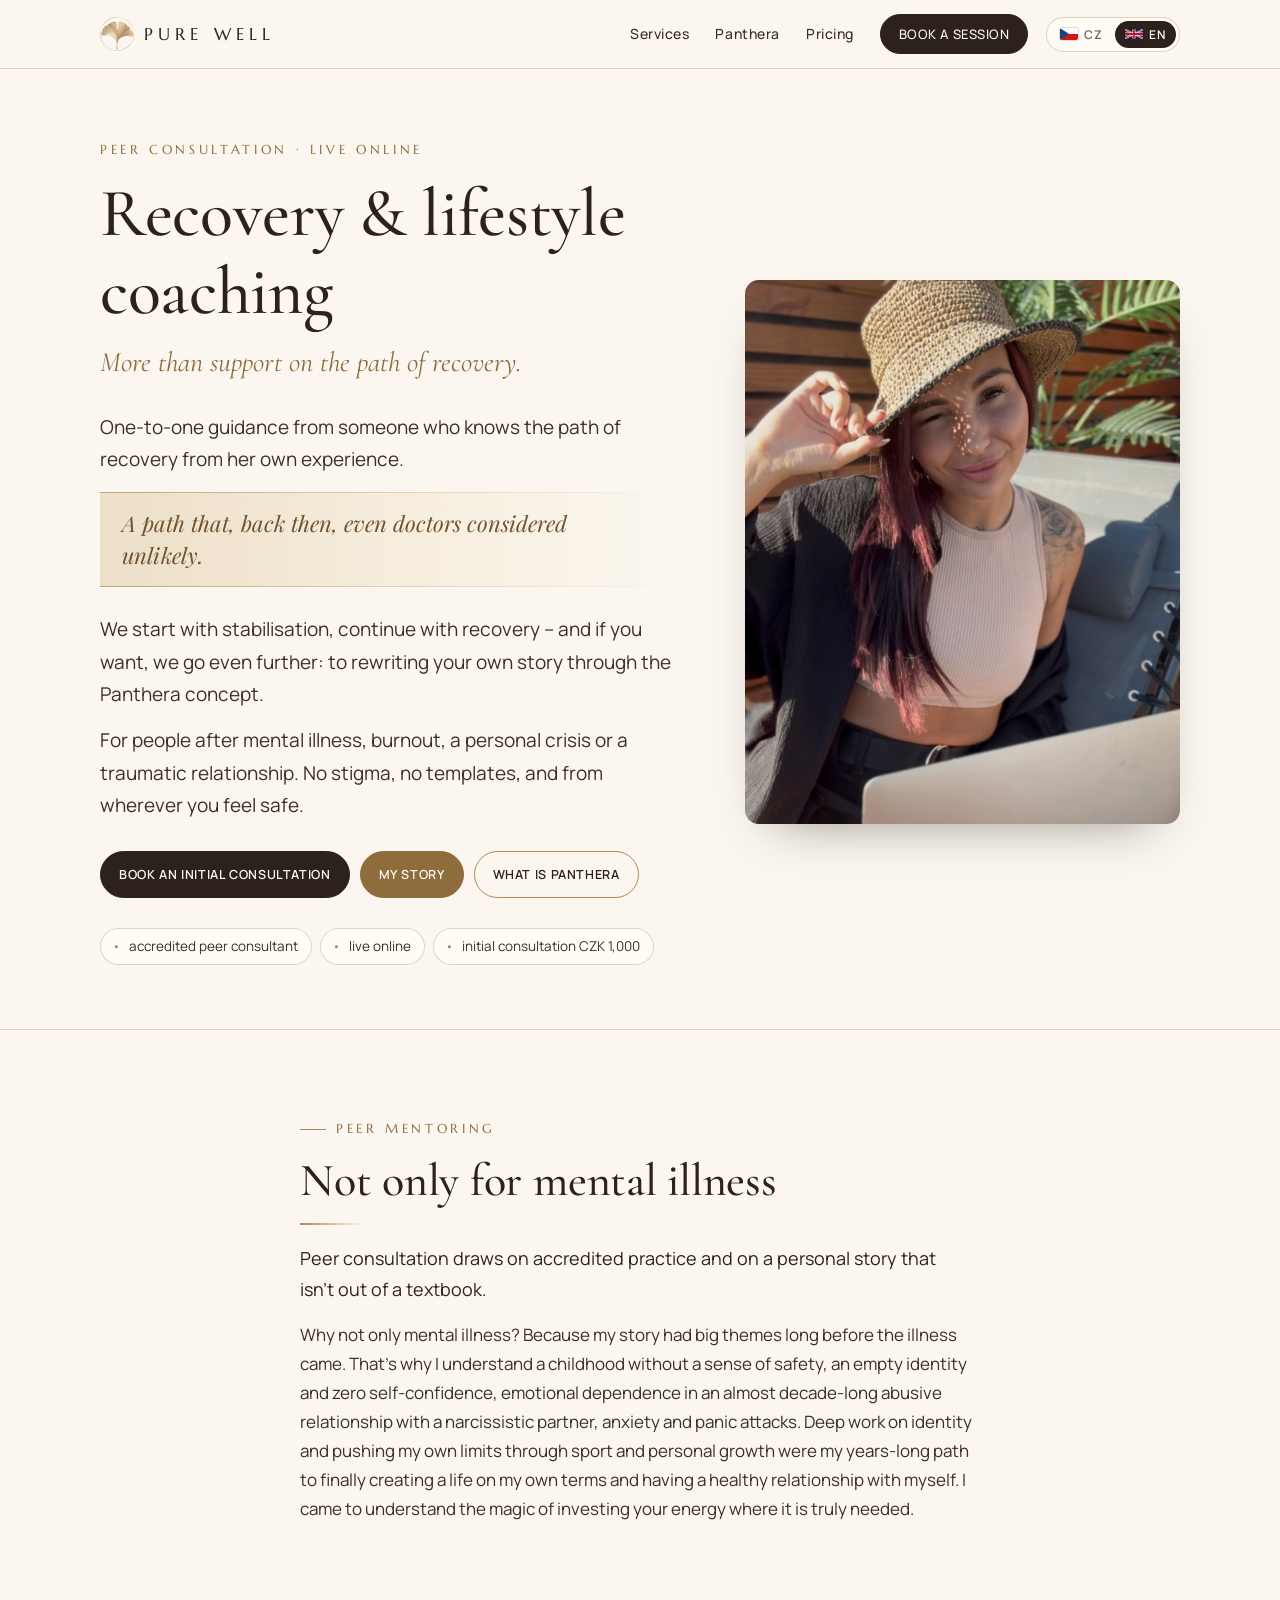
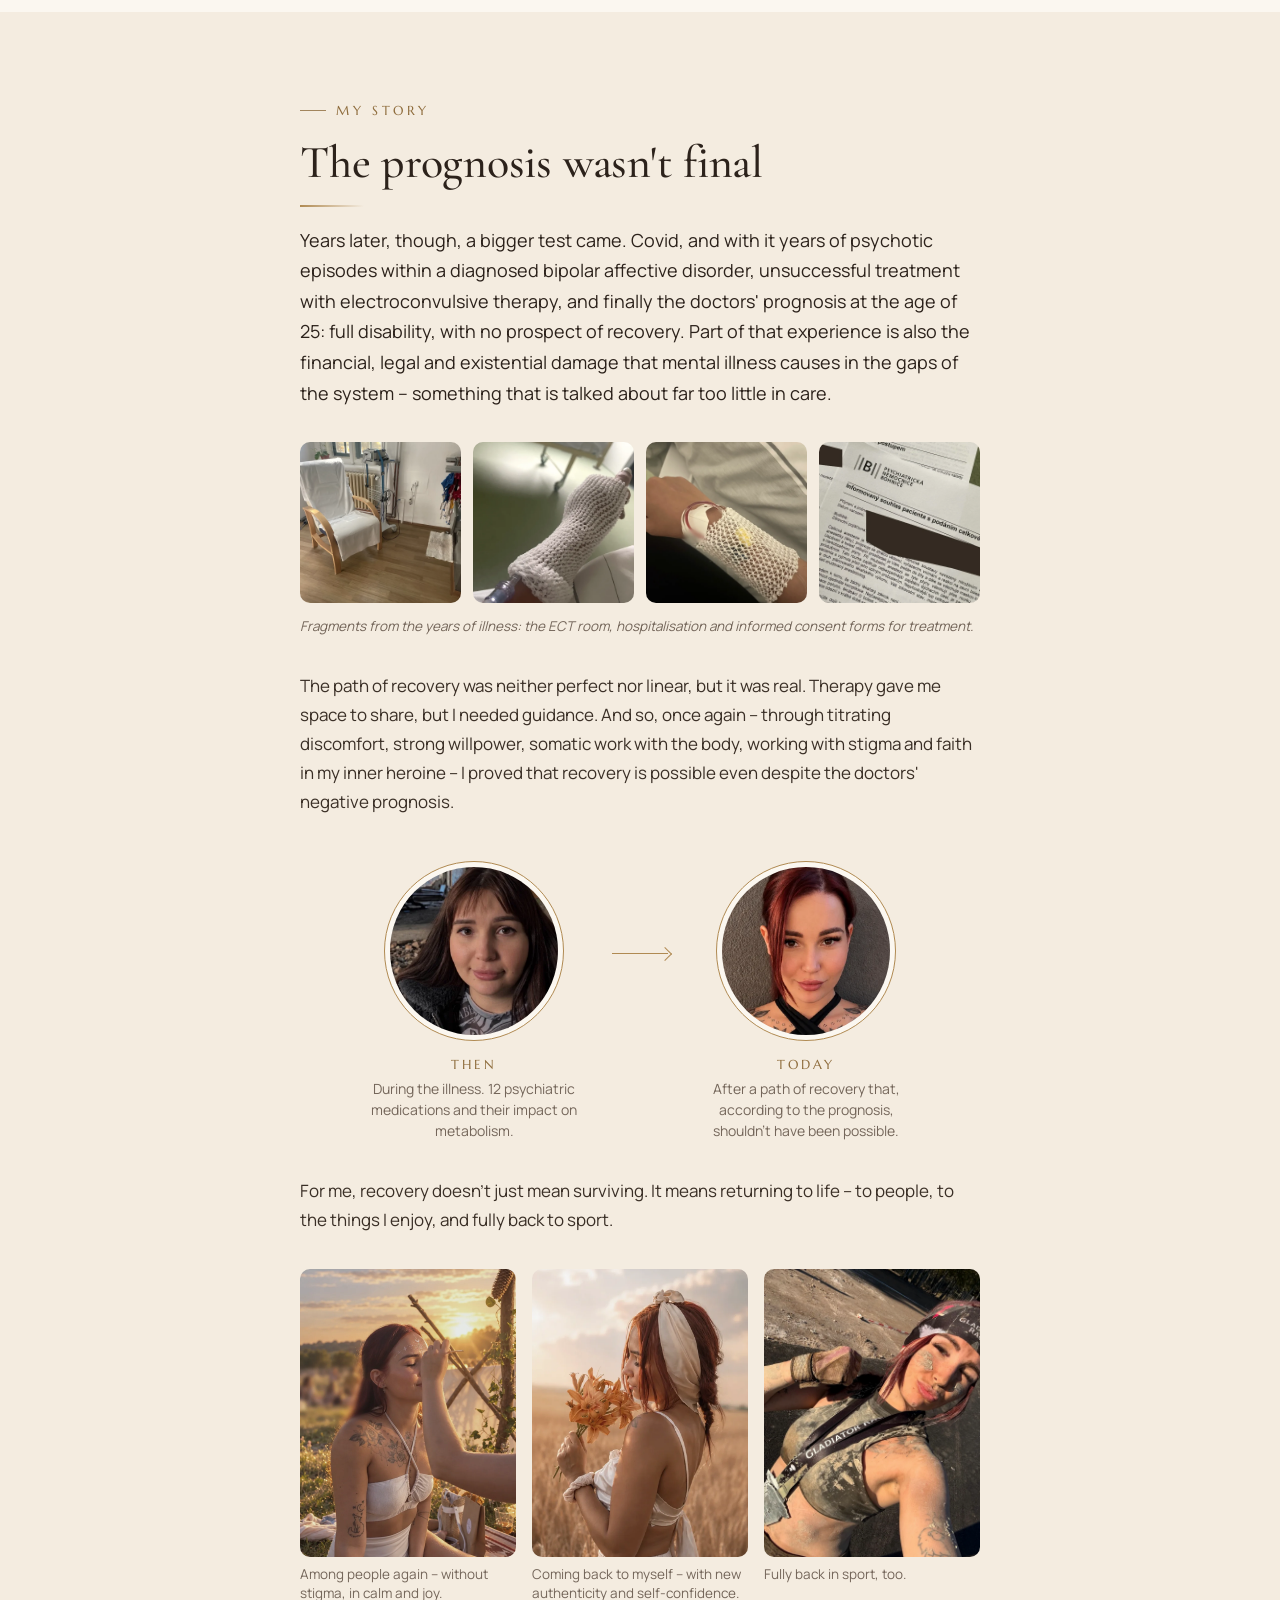
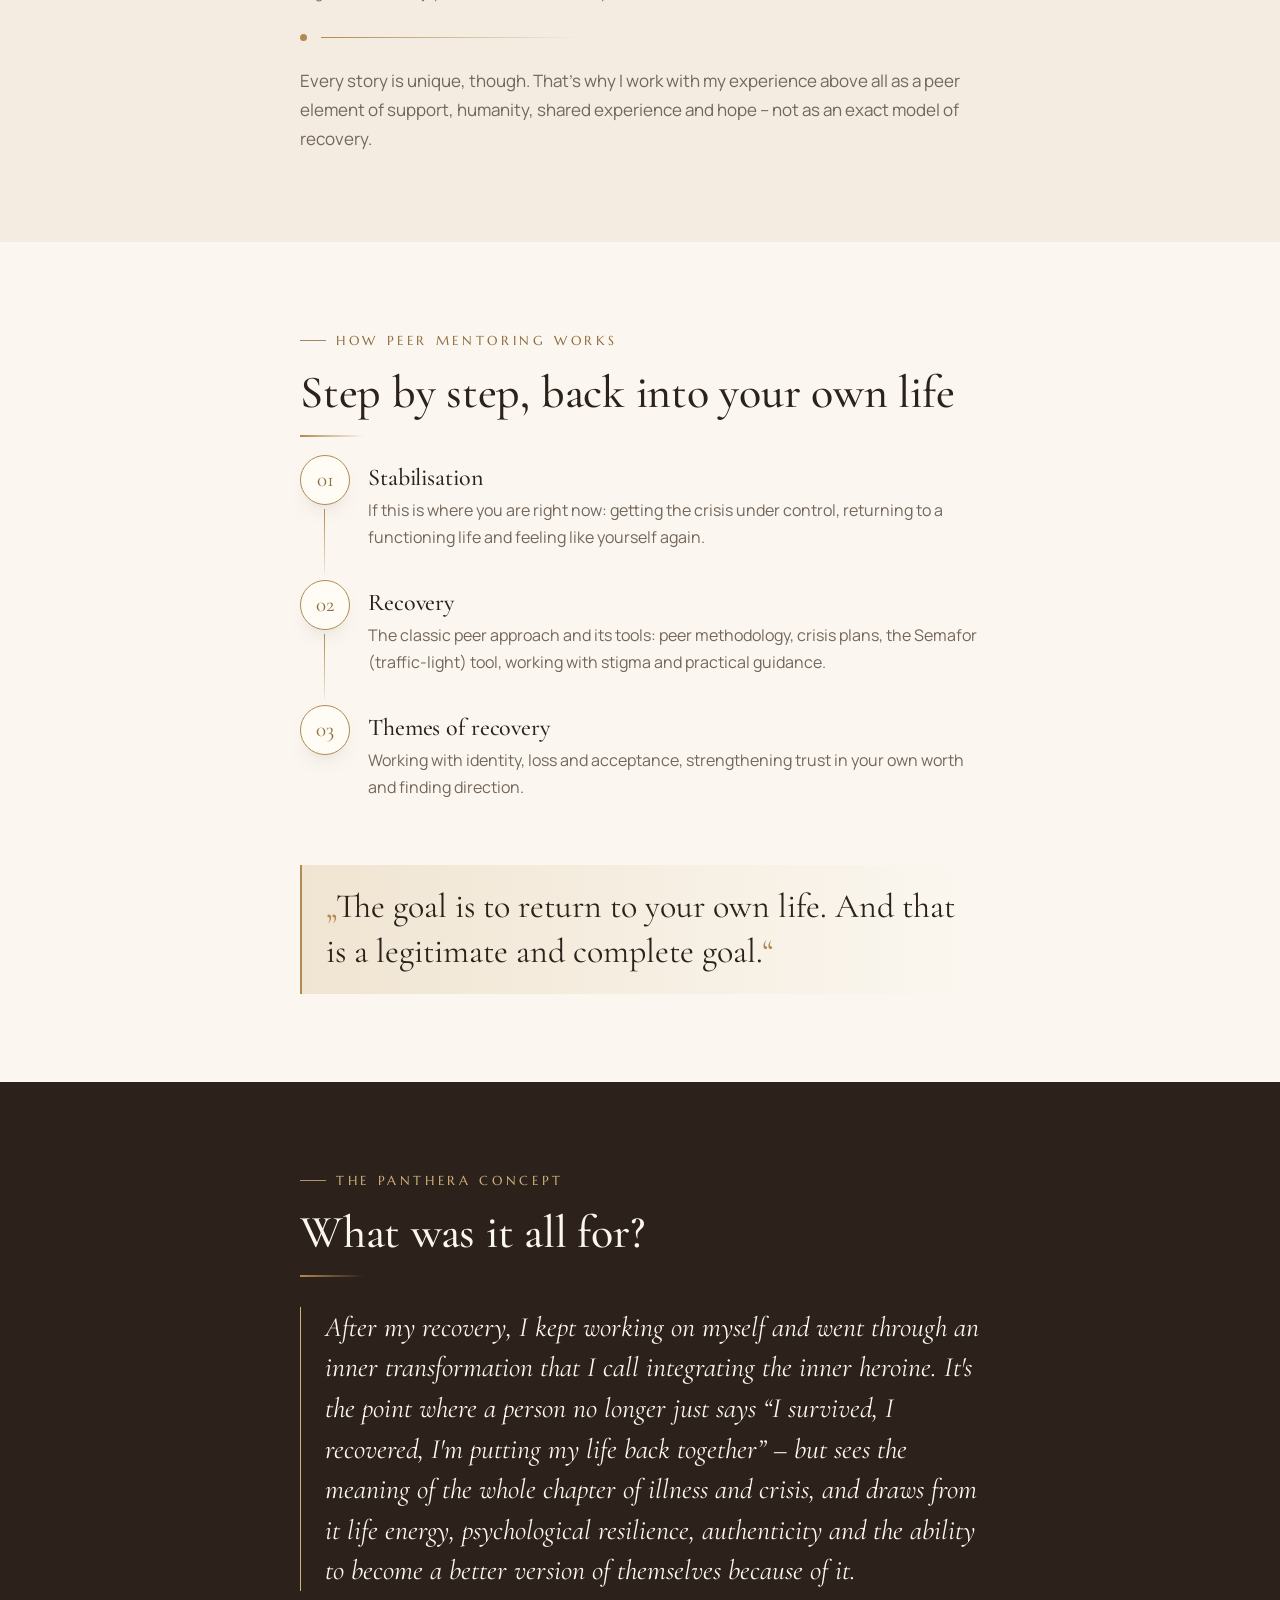
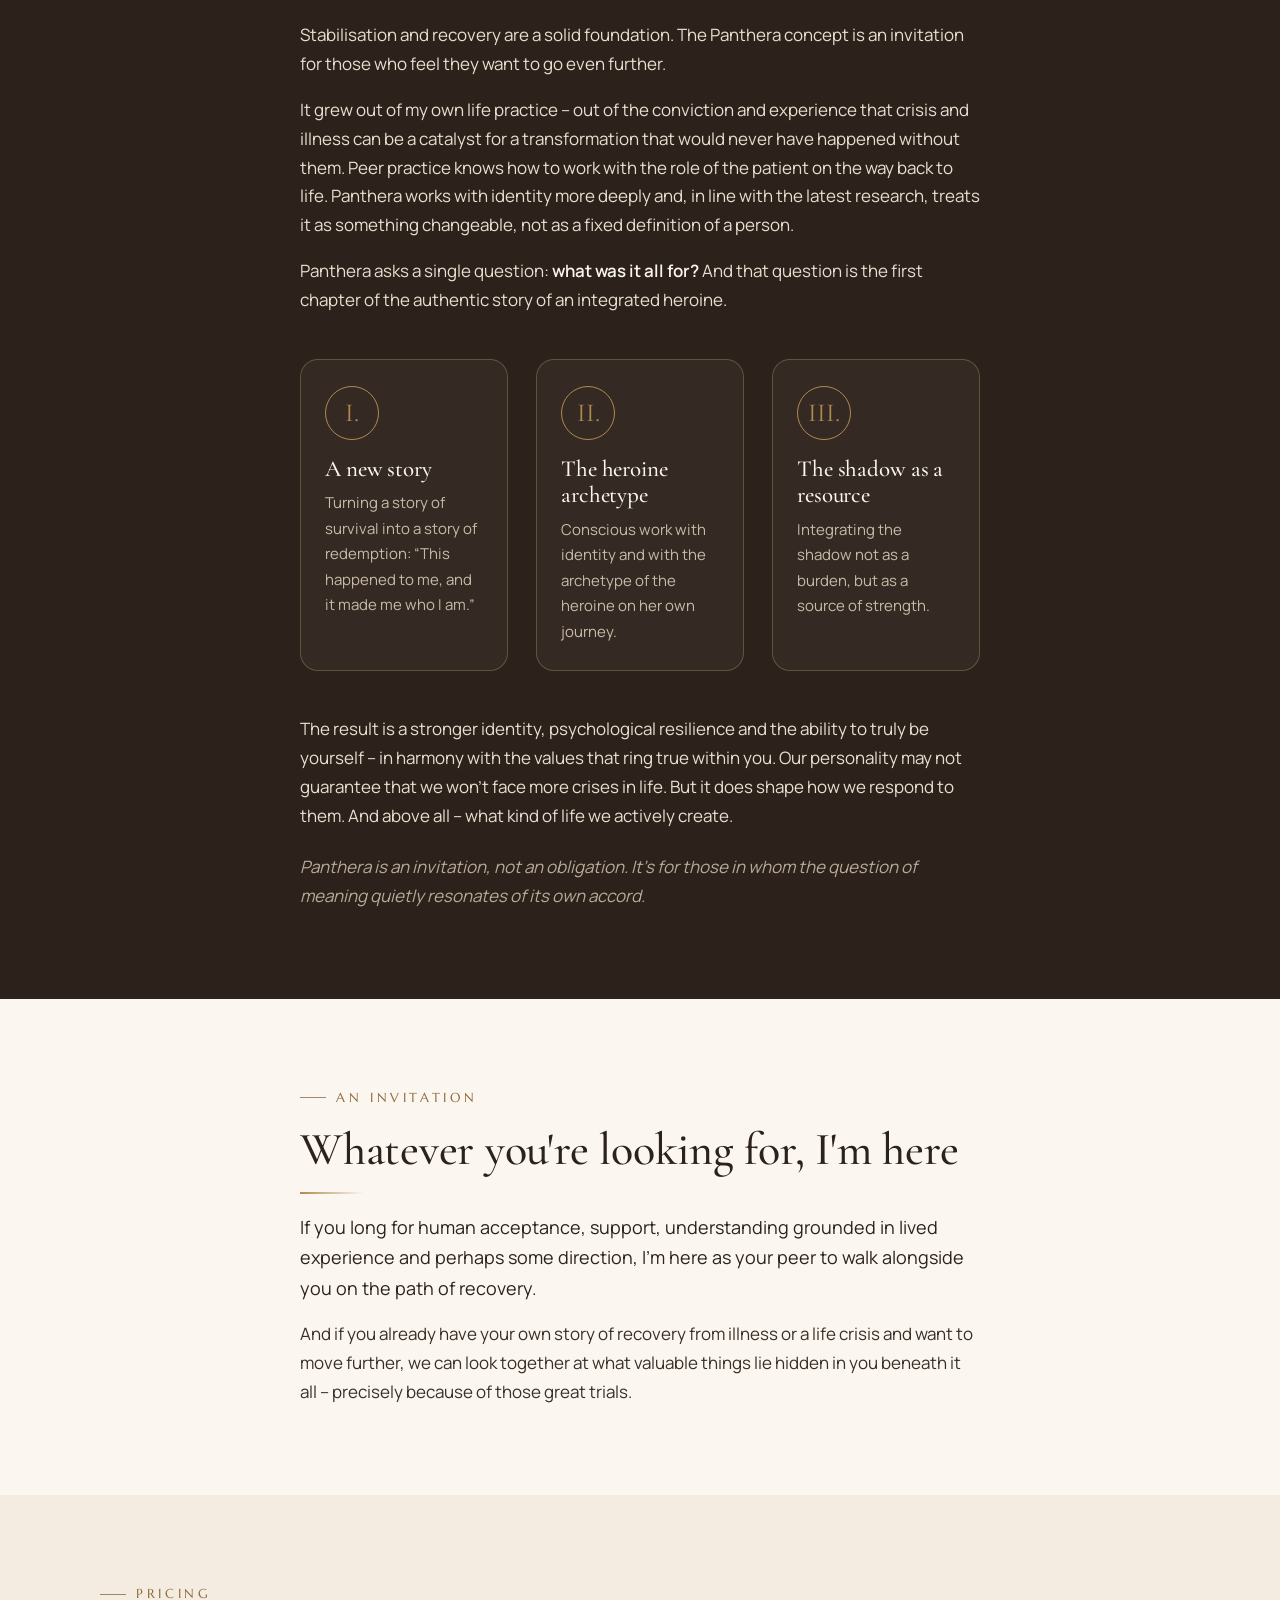
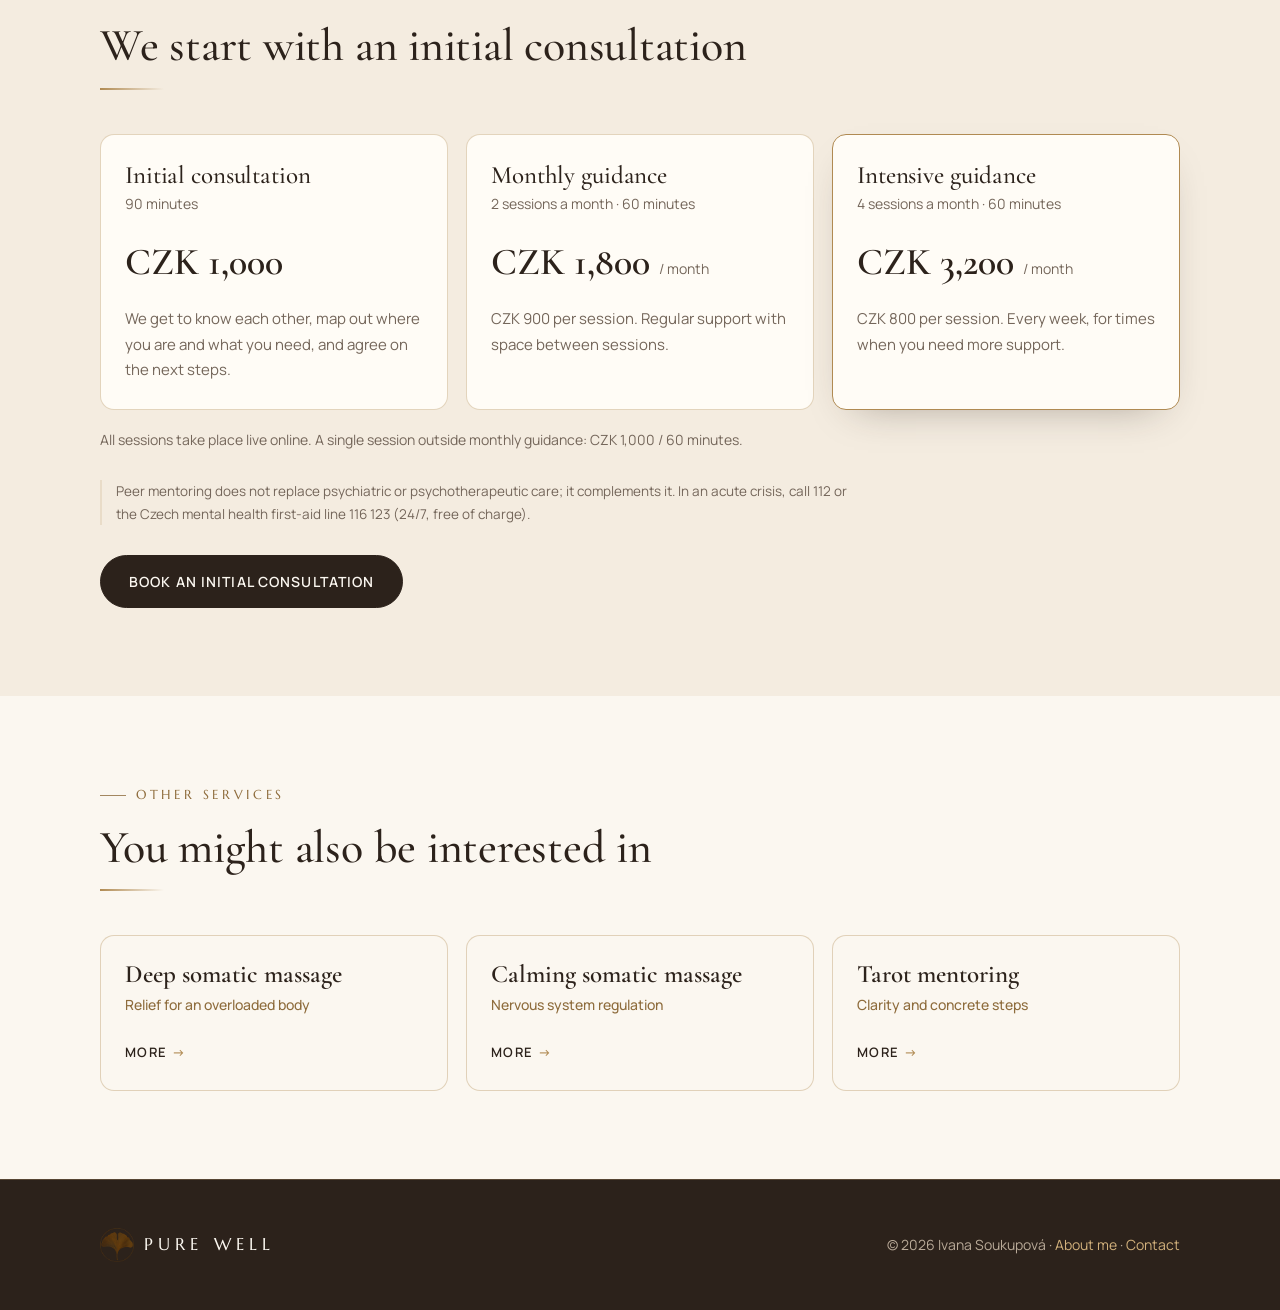
<file: purewell/en/peer-mentoring/index.html>
<!doctype html>
<html lang="en">
<head>
<meta charset="utf-8">
<meta name="viewport" content="width=device-width, initial-scale=1">
<meta name="robots" content="noindex, nofollow">
<title>Peer mentoring &amp; Panthera · Pure Well</title>
<meta name="description" content="Peer mentoring on the path of recovery and the Panthera concept – from recovery to rewriting your own story.">
<link rel="icon" href="../../assets/favicon.png">
<link rel="preconnect" href="https://fonts.googleapis.com">
<link rel="preconnect" href="https://fonts.gstatic.com" crossorigin>
<link href="https://fonts.googleapis.com/css2?family=Cormorant+Garamond:ital,wght@0,500;0,600;1,500&family=Playfair+Display:ital,wght@1,400;1,500&family=Manrope:wght@400;500;600&family=Marcellus&display=swap" rel="stylesheet">
<link rel="stylesheet" href="../../assets/style.css?v=11">
</head>
<body>

<header class="site-header">
  <div class="wrap">
    <a class="brand" href="../"><img src="../../assets/logo-mark-96.png" alt=""><span>PURE WELL</span></a>
    <div class="lang-switch" role="navigation" aria-label="Jazyk / Language"><a href="../../peer-mentoring/" lang="cs" hreflang="cs"><svg viewBox="0 0 6 4" aria-hidden="true"><rect width="6" height="4" fill="#fff"/><rect y="2" width="6" height="2" fill="#d7141a"/><path d="M0 0L3 2L0 4z" fill="#11457e"/></svg><span>CZ</span></a><a class="on" aria-current="true" href="./" lang="en" hreflang="en"><svg viewBox="0 0 60 30" aria-hidden="true"><rect width="60" height="30" fill="#012169"/><path d="M0 0L60 30M60 0L0 30" stroke="#fff" stroke-width="6"/><path d="M0 0L60 30M60 0L0 30" stroke="#C8102E" stroke-width="3"/><path d="M30 0V30M0 15H60" stroke="#fff" stroke-width="10"/><path d="M30 0V30M0 15H60" stroke="#C8102E" stroke-width="6"/></svg><span>EN</span></a></div>
    <button class="menu-btn" aria-expanded="false" aria-controls="nav">MENU</button>
    <nav class="nav" id="nav">
      <a href="../#sluzby">Services</a>
      <a href="#panthera">Panthera</a>
      <a href="#cenik">Pricing</a>
      <a class="btn" href="../#kontakt">Book a session</a>
    </nav>
  </div>
</header>

<main>

<section class="page-hero with-photo">
  <div class="wrap">
    <div>
    <span class="eyebrow">Peer consultation · live online</span>
    <h1>Recovery &amp; lifestyle coaching</h1>
    <p class="subtitle">More than support on the path of recovery.</p>
    <p class="lead">One-to-one guidance from someone who knows the path of recovery from her own experience.</p>
    <p class="aim">A path that, back then, even doctors considered unlikely.</p>
    <p class="lead">We start with stabilisation, continue with recovery – and if you want, we go even further: to rewriting your own story through the Panthera concept.</p>
    <p class="lead">For people after mental illness, burnout, a personal crisis or a traumatic relationship. No stigma, no templates, and from wherever you feel safe.</p>
    <div class="btns">
      <a class="btn" href="../#kontakt">Book an initial consultation</a>
      <a class="btn gold" href="#pribeh">My story</a>
      <a class="btn ghost" href="#panthera">What is Panthera</a>
    </div>
    <div class="facts">
      <span>accredited peer consultant</span>
      <span>live online</span>
      <span>initial consultation CZK 1,000</span>
    </div>
    </div>
    <figure class="hero-photo"><img src="../../assets/foto/recovery-online.jpg?v=2" alt="Ivana with a laptop in the garden, ready for an online consultation"></figure>
  </div>
</section>

<section>
  <div class="wrap narrow">
    <span class="eyebrow">Peer mentoring</span>
    <h2>Not only for mental illness</h2>
    <p class="lead">Peer consultation draws on accredited practice and on a personal story that isn't out of a textbook.</p>
    <p style="margin-top:1em">Why not only mental illness? Because my story had big themes long before the illness came. That's why I understand a childhood without a sense of safety, an empty identity and zero self-confidence, emotional dependence in an almost decade-long abusive relationship with a narcissistic partner, anxiety and panic attacks. Deep work on identity and pushing my own limits through sport and personal growth were my years-long path to finally creating a life on my own terms and having a healthy relationship with myself. I came to understand the magic of investing your energy where it is truly needed.</p>
  </div>
</section>

<section class="bg-linen">
  <div class="wrap narrow">
    <span class="eyebrow" id="pribeh">My story</span>
    <h2>The prognosis wasn't final</h2>
    <p>Years later, though, a bigger test came. Covid, and with it years of psychotic episodes within a diagnosed bipolar affective disorder, unsuccessful treatment with electroconvulsive therapy, and finally the doctors' prognosis at the age of 25: full disability, with no prospect of recovery. Part of that experience is also the financial, legal and existential damage that mental illness causes in the gaps of the system – something that is talked about far too little in care.</p>
    <div class="shards">
      <img src="../../assets/foto/stripek-ect.webp" alt="Electroconvulsive therapy room" loading="lazy">
      <img src="../../assets/foto/stripek-kanyla.webp" alt="A hand with a cannula in a hospital room" loading="lazy">
      <img src="../../assets/foto/stripek-naramek.webp" alt="Hospital wristband and cannula" loading="lazy">
      <img src="../../assets/foto/stripek-souhlasy.webp" alt="Informed consent forms for ECT and general anaesthesia, personal details covered" loading="lazy">
    </div>
    <p class="shards-caption">Fragments from the years of illness: the ECT room, hospitalisation and informed consent forms for treatment.</p>
    <p>The path of recovery was neither perfect nor linear, but it was real. Therapy gave me space to share, but I needed guidance. And so, once again – through titrating discomfort, strong willpower, somatic work with the body, working with stigma and faith in my inner heroine – I proved that recovery is possible even despite the doctors' negative prognosis.</p>
    <div class="then-now">
      <figure><img src="../../assets/foto/tehdy.webp" alt="Ivana during her illness" loading="lazy"><figcaption><strong>Then</strong>During the illness. 12 psychiatric medications and their impact on metabolism.</figcaption></figure>
      <span class="then-now-arrow" aria-hidden="true"></span>
      <figure><img src="../../assets/foto/dnes.webp" alt="Ivana today" loading="lazy"><figcaption><strong>Today</strong>After a path of recovery that, according to the prognosis, shouldn't have been possible.</figcaption></figure>
    </div>
    <p style="margin-top:36px">For me, recovery doesn't just mean surviving. It means returning to life – to people, to the things I enjoy, and fully back to sport.</p>
    <div class="photo-trio">
      <figure><img src="../../assets/foto/zotaveni-festival.webp" style="object-position:40% 22%" alt="Ivana with her eyes closed, having her face painted at a summer gathering" loading="lazy"><figcaption>Among people again – without stigma, in calm and joy.</figcaption></figure>
      <figure><img src="../../assets/foto/zotaveni-foceni.webp" style="object-position:center 28%" alt="Ivana with a bouquet of lilies in a wheat field" loading="lazy"><figcaption>Coming back to myself – with new authenticity and self-confidence.</figcaption></figure>
      <figure><img src="../../assets/foto/dnes-gladiator.webp" alt="Ivana with a medal after the Gladiator Race" loading="lazy"><figcaption>Fully back in sport, too.</figcaption></figure>
    </div>
    <div class="divider left"><span></span></div>
    <p class="muted">Every story is unique, though. That's why I work with my experience above all as a peer element of support, humanity, shared experience and hope – not as an exact model of recovery.</p>
  </div>
</section>

<section>
  <div class="wrap narrow">
    <span class="eyebrow">How peer mentoring works</span>
    <h2>Step by step, back into your own life</h2>
    <div class="steps">
      <div class="step"><div><h3>Stabilisation</h3><p>If this is where you are right now: getting the crisis under control, returning to a functioning life and feeling like yourself again.</p></div></div>
      <div class="step"><div><h3>Recovery</h3><p>The classic peer approach and its tools: peer methodology, crisis plans, the Semafor (traffic-light) tool, working with stigma and practical guidance.</p></div></div>
      <div class="step"><div><h3>Themes of recovery</h3><p>Working with identity, loss and acceptance, strengthening trust in your own worth and finding direction.</p></div></div>
    </div>
    <p class="pull" style="margin-top:36px">The goal is to return to your own life. And that is a legitimate and complete goal.</p>
  </div>
</section>

<section class="bg-dark panthera" id="panthera">
  <div class="wrap narrow">
    <span class="eyebrow">The Panthera concept</span>
    <h2>What was it all for?</h2>
    <blockquote>After my recovery, I kept working on myself and went through an inner transformation that I call integrating the inner heroine. It's the point where a person no longer just says “I survived, I recovered, I'm putting my life back together” – but sees the meaning of the whole chapter of illness and crisis, and draws from it life energy, psychological resilience, authenticity and the ability to become a better version of themselves because of it.</blockquote>
    <p>Stabilisation and recovery are a solid foundation. The Panthera concept is an invitation for those who feel they want to go even further.</p>
    <p>It grew out of my own life practice – out of the conviction and experience that crisis and illness can be a catalyst for a transformation that would never have happened without them. Peer practice knows how to work with the role of the patient on the way back to life. Panthera works with identity more deeply and, in line with the latest research, treats it as something changeable, not as a fixed definition of a person.</p>
    <p>Panthera asks a single question: <strong>what was it all for?</strong> And that question is the first chapter of the authentic story of an integrated heroine.</p>

    <div class="grid-3" style="margin:44px 0">
      <div class="point"><span class="num">I.</span><h3>A new story</h3><p>Turning a story of survival into a story of redemption: “This happened to me, and it made me who I am.”</p></div>
      <div class="point"><span class="num">II.</span><h3>The heroine archetype</h3><p>Conscious work with identity and with the archetype of the heroine on her own journey.</p></div>
      <div class="point"><span class="num">III.</span><h3>The shadow as a resource</h3><p>Integrating the shadow not as a burden, but as a source of strength.</p></div>
    </div>

    <p>The result is a stronger identity, psychological resilience and the ability to truly be yourself – in harmony with the values that ring true within you. Our personality may not guarantee that we won't face more crises in life. But it does shape how we respond to them. And above all – what kind of life we actively create.</p>
    <p class="muted" style="margin-top:22px"><em>Panthera is an invitation, not an obligation. It's for those in whom the question of meaning quietly resonates of its own accord.</em></p>
  </div>
</section>

<section>
  <div class="wrap narrow">
    <span class="eyebrow">An invitation</span>
    <h2>Whatever you're looking for, I'm here</h2>
    <p>If you long for human acceptance, support, understanding grounded in lived experience and perhaps some direction, I'm here as your peer to walk alongside you on the path of recovery.</p>
    <p>And if you already have your own story of recovery from illness or a life crisis and want to move further, we can look together at what valuable things lie hidden in you beneath it all – precisely because of those great trials.</p>
  </div>
</section>

<section class="bg-linen" id="cenik">
  <div class="wrap">
    <div class="section-head"><span class="eyebrow">Pricing</span><h2>We start with an initial consultation</h2></div>
    <div class="price-cards">
      <div class="price-card">
        <h3>Initial consultation</h3>
        <span class="len">90 minutes</span>
        <div class="amount">CZK 1,000</div>
        <p>We get to know each other, map out where you are and what you need, and agree on the next steps.</p>
      </div>
      <div class="price-card">
        <h3>Monthly guidance</h3>
        <span class="len">2 sessions a month · 60 minutes</span>
        <div class="amount">CZK 1,800 <small>/ month</small></div>
        <p>CZK 900 per session. Regular support with space between sessions.</p>
      </div>
      <div class="price-card hl">
        <h3>Intensive guidance</h3>
        <span class="len">4 sessions a month · 60 minutes</span>
        <div class="amount">CZK 3,200 <small>/ month</small></div>
        <p>CZK 800 per session. Every week, for times when you need more support.</p>
      </div>
    </div>
    <p class="note">All sessions take place live online. A single session outside monthly guidance: CZK 1,000 / 60 minutes.</p>
    <p class="disclaimer">Peer mentoring does not replace psychiatric or psychotherapeutic care; it complements it. In an acute crisis, call 112 or the Czech mental health first-aid line 116 123 (24/7, free of charge).</p>
    <div class="btns"><a class="btn" href="../#kontakt">Book an initial consultation</a></div>
  </div>
</section>

<section>
  <div class="wrap">
    <div class="section-head"><span class="eyebrow">Other services</span><h2>You might also be interested in</h2></div>
    <div class="others">
      <a class="card" href="../masaz-na-miru/"><h4>Deep somatic massage</h4><div class="sub">Relief for an overloaded body</div><span class="more">More</span></a>
      <a class="card" href="../regulace-nervoveho-systemu/"><h4>Calming somatic massage</h4><div class="sub">Nervous system regulation</div><span class="more">More</span></a>
      <a class="card" href="../tarot-mentoring/"><h4>Tarot mentoring</h4><div class="sub">Clarity and concrete steps</div><span class="more">More</span></a>
    </div>
  </div>
</section>

</main>

<footer class="site-footer">
  <div class="wrap">
    <a class="brand" href="../"><img src="../../assets/logo-mark-96.png" alt=""><span>PURE WELL</span></a>
    <span>© 2026 Ivana Soukupová · <a href="../o-mne/">About me</a> · <a href="../#kontakt">Contact</a></span>
  </div>
</footer>

<script>
  const b = document.querySelector('.menu-btn'), n = document.getElementById('nav');
  b.addEventListener('click', () => { const o = n.classList.toggle('open'); b.setAttribute('aria-expanded', o); });
  n.addEventListener('click', e => { if (e.target.tagName === 'A') n.classList.remove('open'); });
</script>
</body>
</html>
</file>
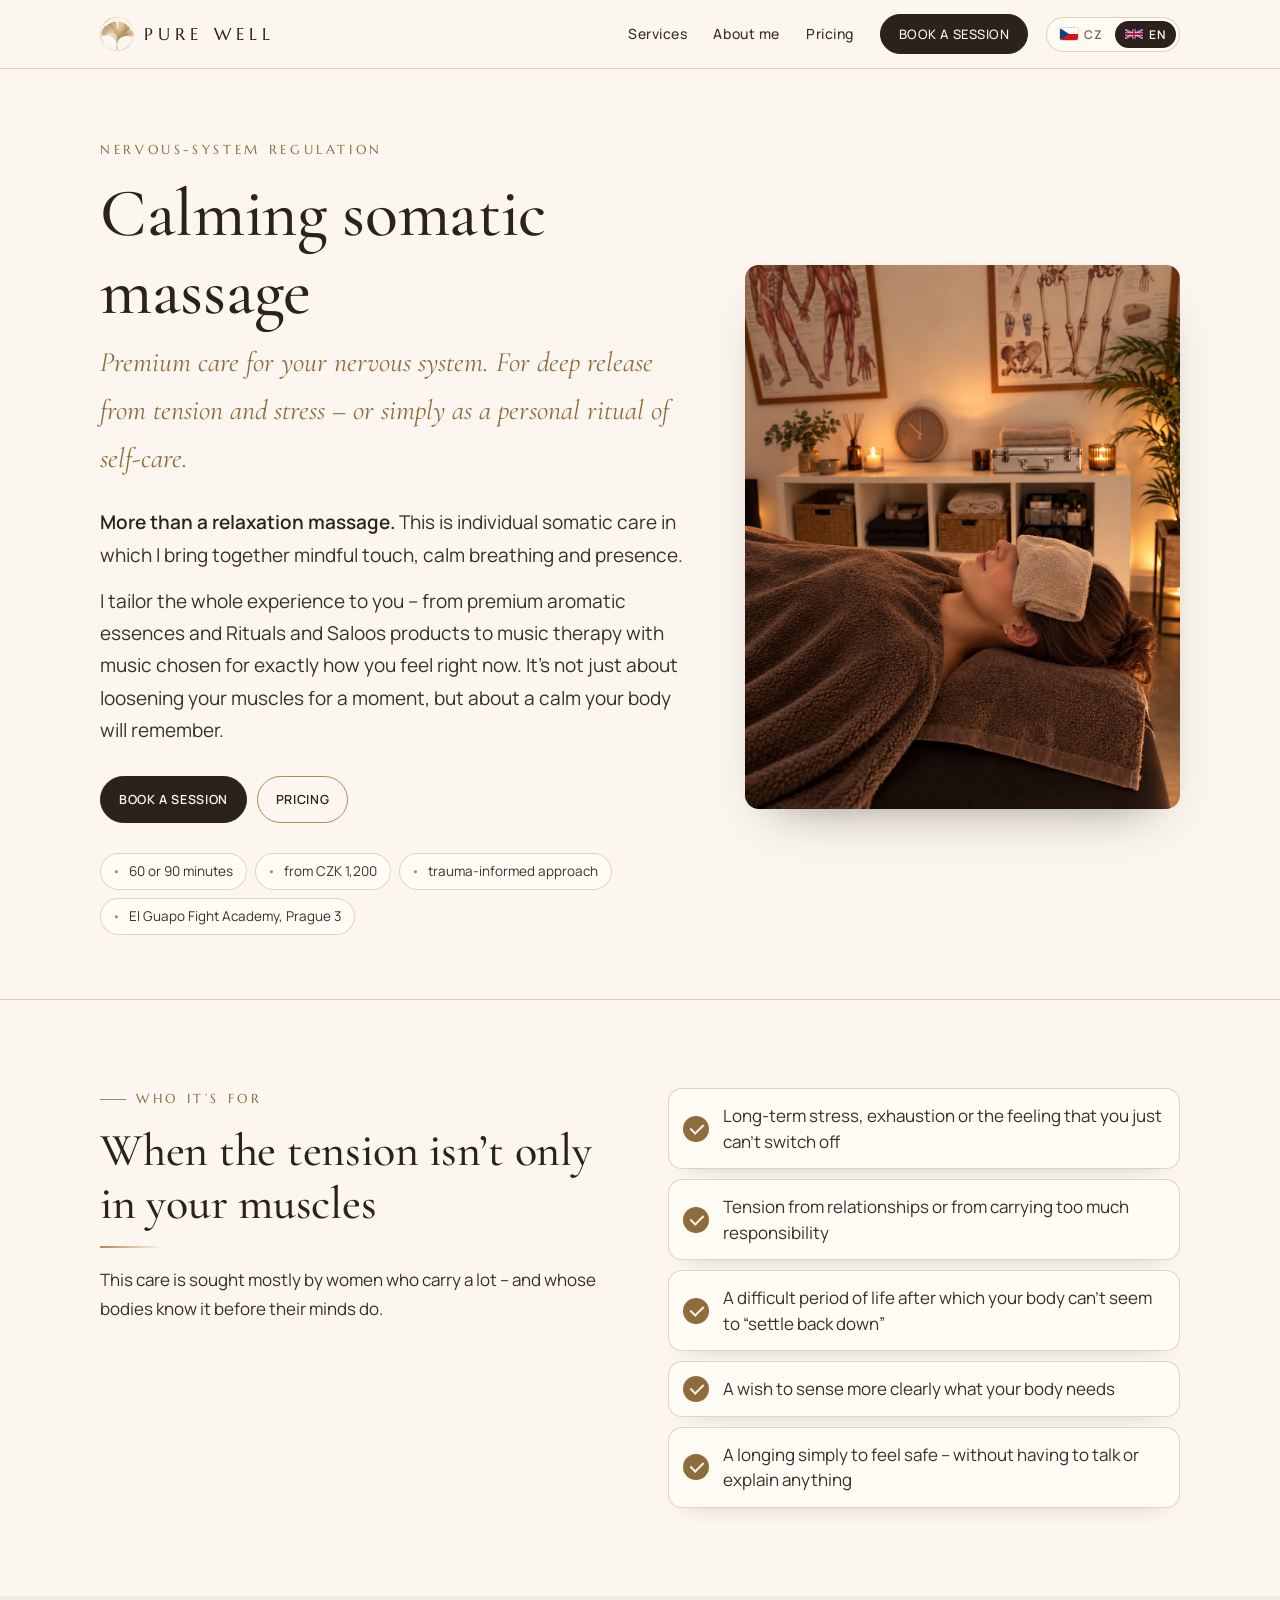
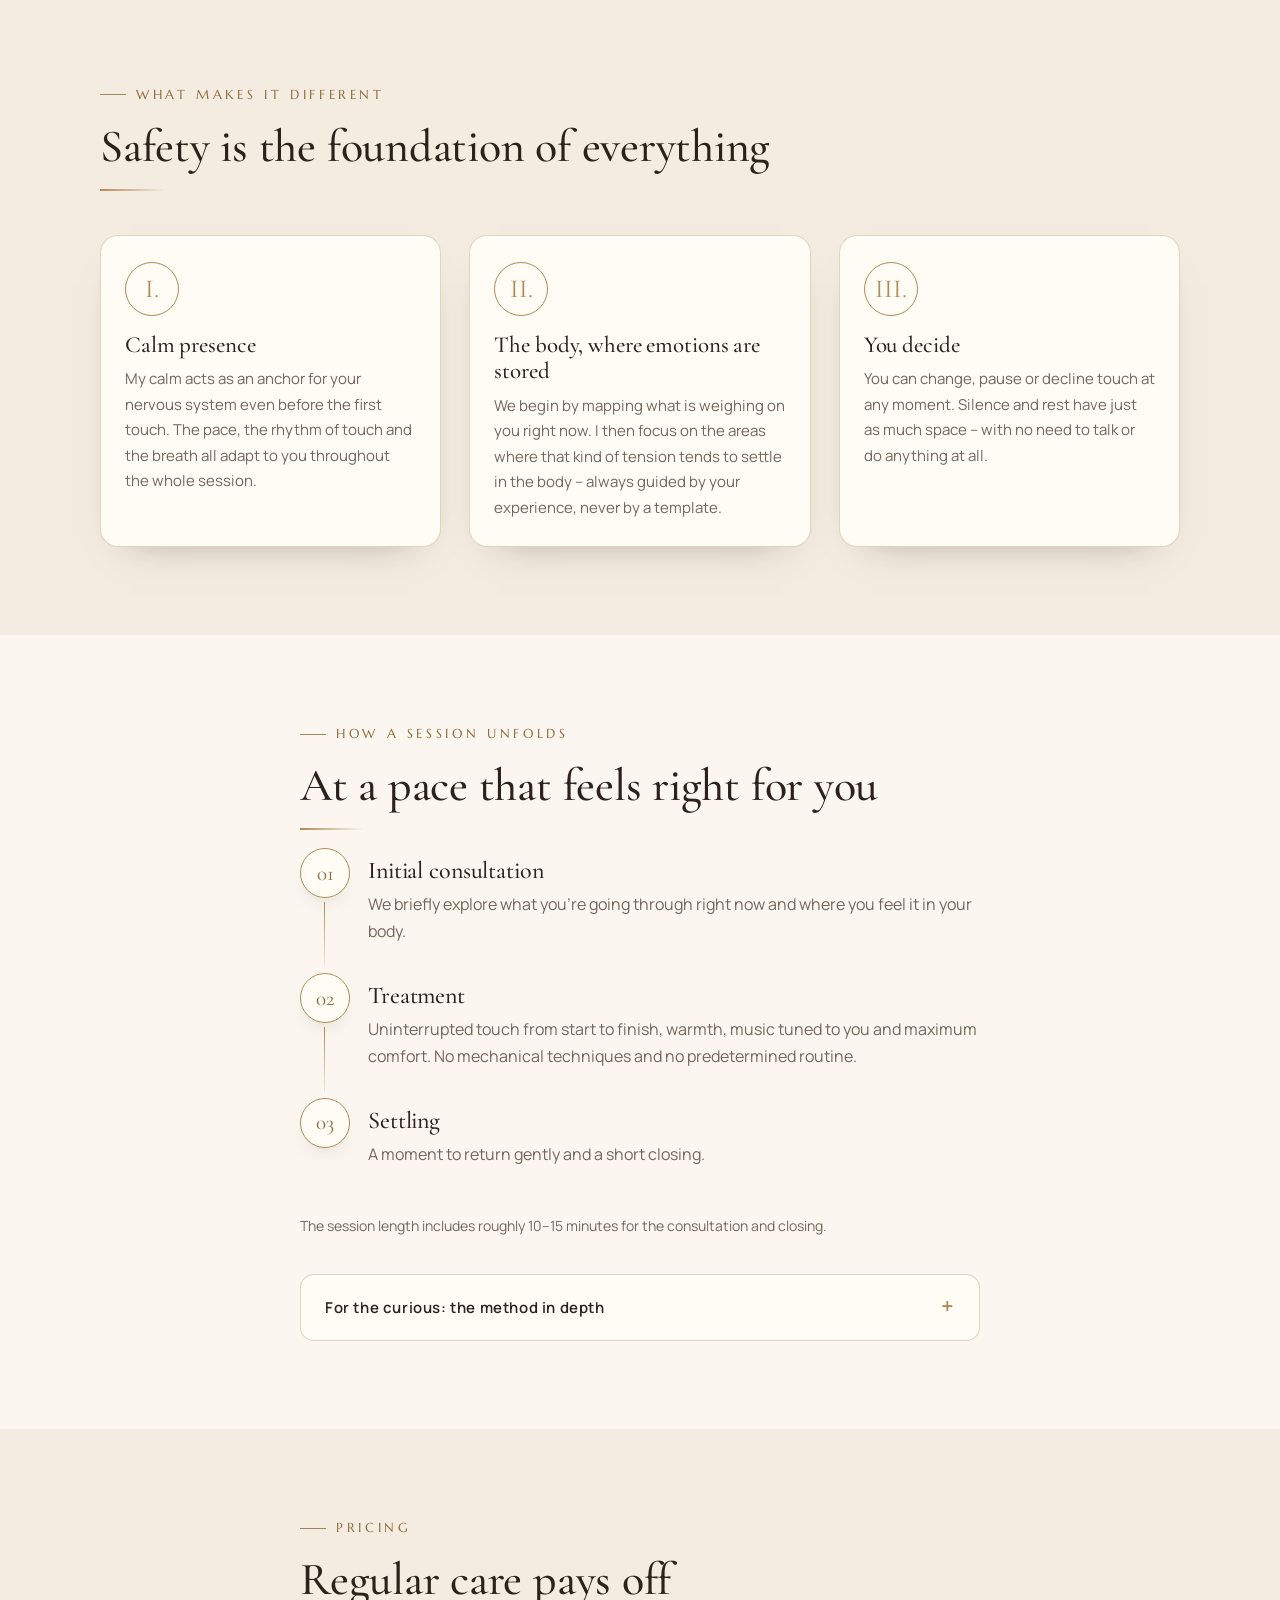
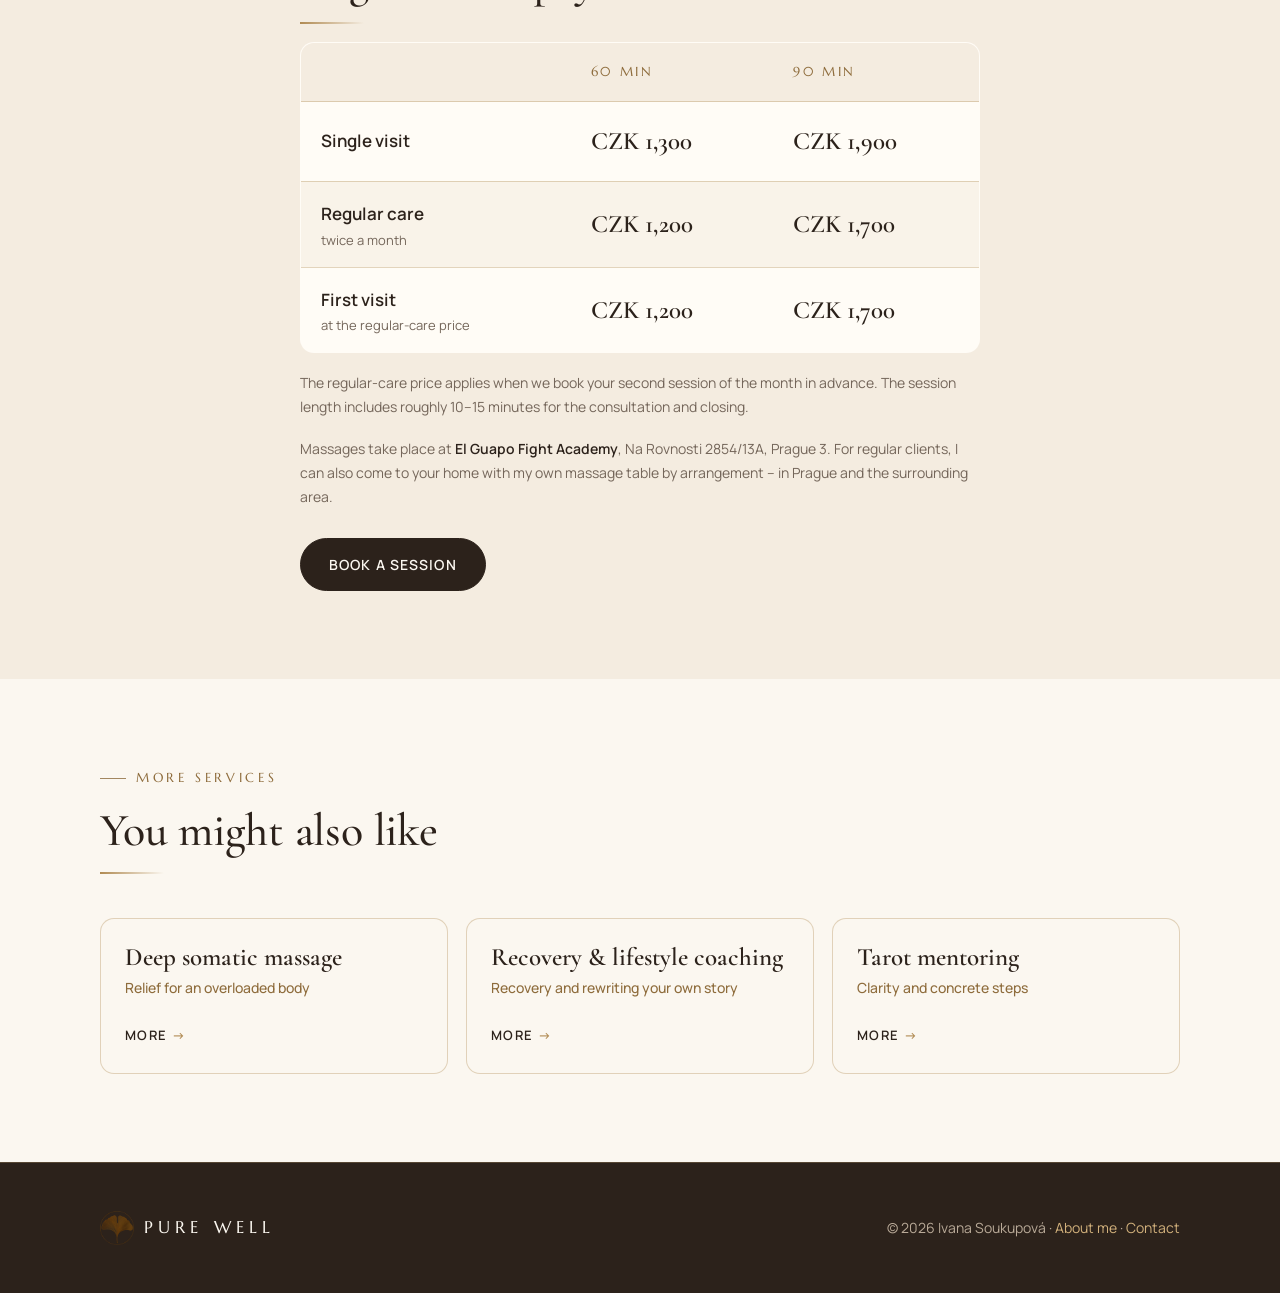
<file: purewell/en/regulace-nervoveho-systemu/index.html>
<!doctype html>
<html lang="en">
<head>
<meta charset="utf-8">
<meta name="viewport" content="width=device-width, initial-scale=1">
<meta name="robots" content="noindex, nofollow">
<title>Calming somatic massage · Pure Well</title>
<meta name="description" content="Nervous-system regulation through therapeutic touch – trauma-informed somatic care.">
<link rel="icon" href="../../assets/favicon.png">
<link rel="preconnect" href="https://fonts.googleapis.com">
<link rel="preconnect" href="https://fonts.gstatic.com" crossorigin>
<link href="https://fonts.googleapis.com/css2?family=Cormorant+Garamond:ital,wght@0,500;0,600;1,500&family=Manrope:wght@400;500;600&family=Marcellus&display=swap" rel="stylesheet">
<link rel="stylesheet" href="../../assets/style.css?v=11">
</head>
<body>

<header class="site-header">
  <div class="wrap">
    <a class="brand" href="../"><img src="../../assets/logo-mark-96.png" alt=""><span>PURE WELL</span></a>
    <div class="lang-switch" role="navigation" aria-label="Jazyk / Language"><a href="../../regulace-nervoveho-systemu/" lang="cs" hreflang="cs"><svg viewBox="0 0 6 4" aria-hidden="true"><rect width="6" height="4" fill="#fff"/><rect y="2" width="6" height="2" fill="#d7141a"/><path d="M0 0L3 2L0 4z" fill="#11457e"/></svg><span>CZ</span></a><a class="on" aria-current="true" href="./" lang="en" hreflang="en"><svg viewBox="0 0 60 30" aria-hidden="true"><rect width="60" height="30" fill="#012169"/><path d="M0 0L60 30M60 0L0 30" stroke="#fff" stroke-width="6"/><path d="M0 0L60 30M60 0L0 30" stroke="#C8102E" stroke-width="3"/><path d="M30 0V30M0 15H60" stroke="#fff" stroke-width="10"/><path d="M30 0V30M0 15H60" stroke="#C8102E" stroke-width="6"/></svg><span>EN</span></a></div>
    <button class="menu-btn" aria-expanded="false" aria-controls="nav">MENU</button>
    <nav class="nav" id="nav">
      <a href="../#sluzby">Services</a>
      <a href="../o-mne/">About me</a>
      <a href="#cenik">Pricing</a>
      <a class="btn" href="../#kontakt">Book a session</a>
    </nav>
  </div>
</header>

<main>

<section class="page-hero with-photo">
  <div class="wrap">
    <div>
    <span class="eyebrow">Nervous-system regulation</span>
    <h1>Calming somatic massage</h1>
    <p class="subtitle">Premium care for your nervous system. For deep release from tension and stress – or simply as a personal ritual of self-care.</p>
    <p class="lead"><strong>More than a relaxation massage.</strong> This is individual somatic care in which I bring together mindful touch, calm breathing and presence.</p>
    <p class="lead">I tailor the whole experience to you – from premium aromatic essences and Rituals and Saloos products to music therapy with music chosen for exactly how you feel right now. It’s not just about loosening your muscles for a moment, but about a calm your body will remember.</p>
    <div class="btns">
      <a class="btn" href="../#kontakt">Book a session</a>
      <a class="btn ghost" href="#cenik">Pricing</a>
    </div>
    <div class="facts">
      <span>60 or 90 minutes</span>
      <span>from CZK 1,200</span>
      <span>trauma-informed approach</span>
      <span>El Guapo Fight Academy, Prague 3</span>
    </div>
    </div>
    <figure class="hero-photo"><img src="../../assets/foto/zklidnujici-masaz.webp" alt="A client resting on the massage table at the Pure Well studio" style="object-position:center 40%"></figure>
  </div>
</section>

<section>
  <div class="wrap grid-2" style="align-items:start">
    <div>
      <span class="eyebrow">Who it’s for</span>
      <h2>When the tension isn’t only in your muscles</h2>
      <p>This care is sought mostly by women who carry a lot – and whose bodies know it before their minds do.</p>
    </div>
    <ul class="checklist">
      <li>Long-term stress, exhaustion or the feeling that you just can’t switch off</li>
      <li>Tension from relationships or from carrying too much responsibility</li>
      <li>A difficult period of life after which your body can’t seem to “settle back down”</li>
      <li>A wish to sense more clearly what your body needs</li>
      <li>A longing simply to feel safe – without having to talk or explain anything</li>
    </ul>
  </div>
</section>

<section class="bg-linen">
  <div class="wrap">
    <div class="section-head">
      <span class="eyebrow">What makes it different</span>
      <h2>Safety is the foundation of everything</h2>
    </div>
    <div class="grid-3">
      <div class="point">
        <span class="num">I.</span>
        <h3>Calm presence</h3>
        <p>My calm acts as an anchor for your nervous system even before the first touch. The pace, the rhythm of touch and the breath all adapt to you throughout the whole session.</p>
      </div>
      <div class="point">
        <span class="num">II.</span>
        <h3>The body, where emotions are stored</h3>
        <p>We begin by mapping what is weighing on you right now. I then focus on the areas where that kind of tension tends to settle in the body – always guided by your experience, never by a template.</p>
      </div>
      <div class="point">
        <span class="num">III.</span>
        <h3>You decide</h3>
        <p>You can change, pause or decline touch at any moment. Silence and rest have just as much space – with no need to talk or do anything at all.</p>
      </div>
    </div>
  </div>
</section>

<section>
  <div class="wrap narrow">
    <span class="eyebrow">How a session unfolds</span>
    <h2>At a pace that feels right for you</h2>
    <div class="steps">
      <div class="step"><div><h3>Initial consultation</h3><p>We briefly explore what you’re going through right now and where you feel it in your body.</p></div></div>
      <div class="step"><div><h3>Treatment</h3><p>Uninterrupted touch from start to finish, warmth, music tuned to you and maximum comfort. No mechanical techniques and no predetermined routine.</p></div></div>
      <div class="step"><div><h3>Settling</h3><p>A moment to return gently and a short closing.</p></div></div>
    </div>
    <p class="note">The session length includes roughly 10–15 minutes for the consultation and closing.</p>

    <details class="expert">
      <summary>For the curious: the method in depth</summary>
      <div class="body">
        <h4>Theoretical foundation</h4>
        <p>The approach draws on Stephen Porges’s polyvagal theory and the principles of trauma-informed care – care that respects boundaries, choice and the body’s individual responses. The practitioner’s therapeutic presence forms the basis of every session: a calm, attentive presence acts as a regulating anchor for the client’s nervous system even before the first physical contact.</p>
        <h4>Co-regulation</h4>
        <p>The mutual influence of tension and calm is reflected in the pace of the work, the rhythm of touch, the breath and the way of communicating. Physical contact is never broken throughout the treatment. The practitioner consciously synchronises her breath with the client’s – the soft sound of an exhale near the upper body serves as a natural cue for the breath to deepen and slow, without any verbal instruction. This mechanism works directly at the level of the autonomic nervous system, activating the ventral vagus, the branch of the parasympathetic system associated with feelings of safety and calm. Warmth, music tuned to individual needs and maximum physical comfort are prerequisites for neuroceptive safety.</p>
        <h4>Somatic map of emotions</h4>
        <p>The initial consultation includes mapping the client’s current psychological load. Based on the somatic map of emotions – the link between interoception, emotional states and bodily experience described in the research literature – the work is deliberately focused on the areas of the body where a particular type of tension is stored. With relational tension, this may primarily involve the lower back, chest, abdomen and thighs; with the burden of responsibility, the shoulders, head, hands and soles of the feet. These connections are not a fixed scheme – the way emotions show up in the body is individual. Grounding is provided by full palm contact or by the appropriate pressure of the hands’ full weight, which activates proprioceptive receptors and supports activation of the ventral vagus.</p>
        <h4>Collaborative somatic approach</h4>
        <p>The client is not a passive recipient but an active co-creator of the process. Ongoing informed consent means the freedom to change, pause or decline touch at any moment. The aim is to support calm, relief from tension and a clearer awareness of one’s own bodily needs.</p>
      </div>
    </details>
  </div>
</section>

<section class="bg-linen" id="cenik">
  <div class="wrap narrow">
    <span class="eyebrow">Pricing</span>
    <h2>Regular care pays off</h2>
    <table class="price-table">
      <thead><tr><th></th><th>60 min</th><th>90 min</th></tr></thead>
      <tbody>
        <tr><td><strong>Single visit</strong></td><td class="price">CZK 1,300</td><td class="price">CZK 1,900</td></tr>
        <tr class="hl"><td><strong>Regular care</strong><small>twice a month</small></td><td class="price">CZK 1,200</td><td class="price">CZK 1,700</td></tr>
        <tr><td><strong>First visit</strong><small>at the regular-care price</small></td><td class="price">CZK 1,200</td><td class="price">CZK 1,700</td></tr>
      </tbody>
    </table>
    <p class="note">The regular-care price applies when we book your second session of the month in advance. The session length includes roughly 10–15 minutes for the consultation and closing.</p>
    <p class="note">Massages take place at <strong>El Guapo Fight Academy</strong>, Na Rovnosti 2854/13A, Prague 3. For regular clients, I can also come to your home with my own massage table by arrangement – in Prague and the surrounding area.</p>
    <div class="btns"><a class="btn" href="../#kontakt">Book a session</a></div>
  </div>
</section>

<section>
  <div class="wrap">
    <div class="section-head"><span class="eyebrow">More services</span><h2>You might also like</h2></div>
    <div class="others">
      <a class="card" href="../masaz-na-miru/"><h4>Deep somatic massage</h4><div class="sub">Relief for an overloaded body</div><span class="more">More</span></a>
      <a class="card" href="../peer-mentoring/"><h4>Recovery &amp; lifestyle coaching</h4><div class="sub">Recovery and rewriting your own story</div><span class="more">More</span></a>
      <a class="card" href="../tarot-mentoring/"><h4>Tarot mentoring</h4><div class="sub">Clarity and concrete steps</div><span class="more">More</span></a>
    </div>
  </div>
</section>

</main>

<footer class="site-footer">
  <div class="wrap">
    <a class="brand" href="../"><img src="../../assets/logo-mark-96.png" alt=""><span>PURE WELL</span></a>
    <span>© 2026 Ivana Soukupová · <a href="../o-mne/">About me</a> · <a href="../#kontakt">Contact</a></span>
  </div>
</footer>

<script>
  const b = document.querySelector('.menu-btn'), n = document.getElementById('nav');
  b.addEventListener('click', () => { const o = n.classList.toggle('open'); b.setAttribute('aria-expanded', o); });
  n.addEventListener('click', e => { if (e.target.tagName === 'A') n.classList.remove('open'); });
</script>
</body>
</html>
</file>
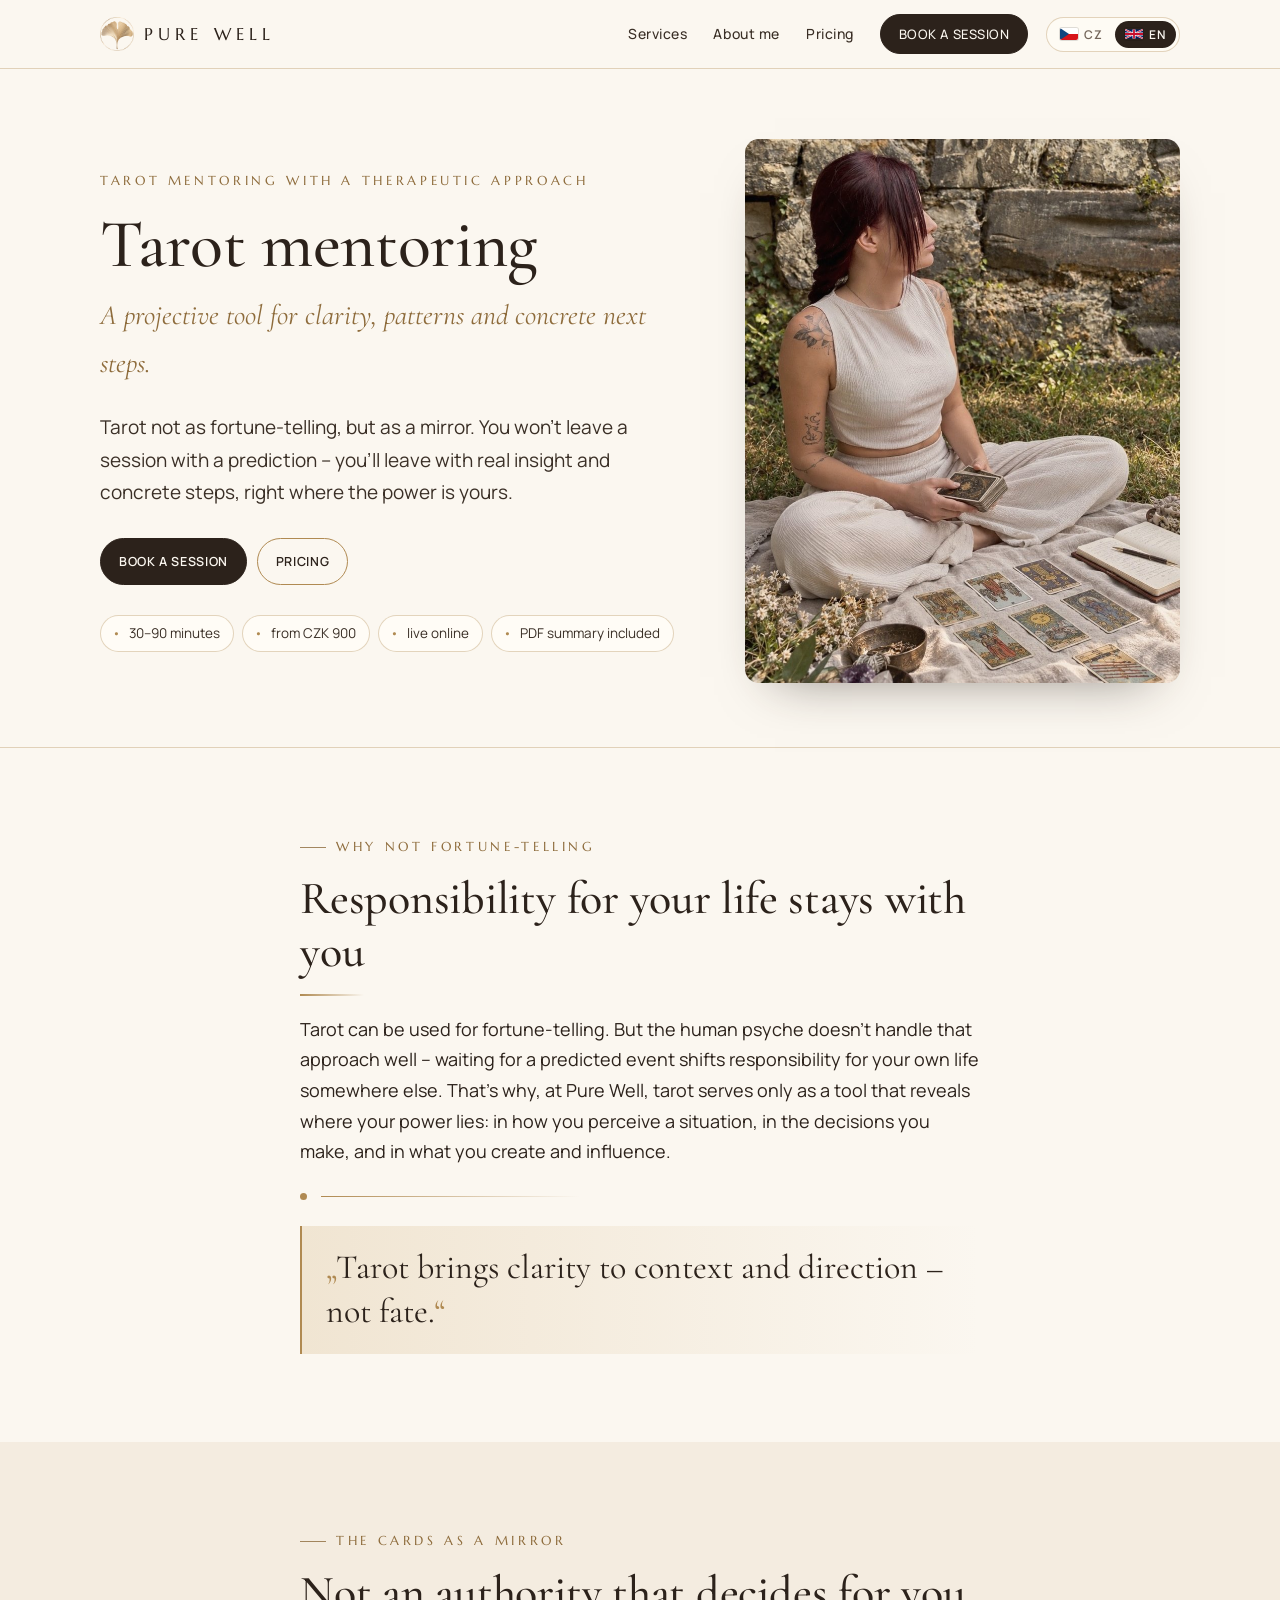
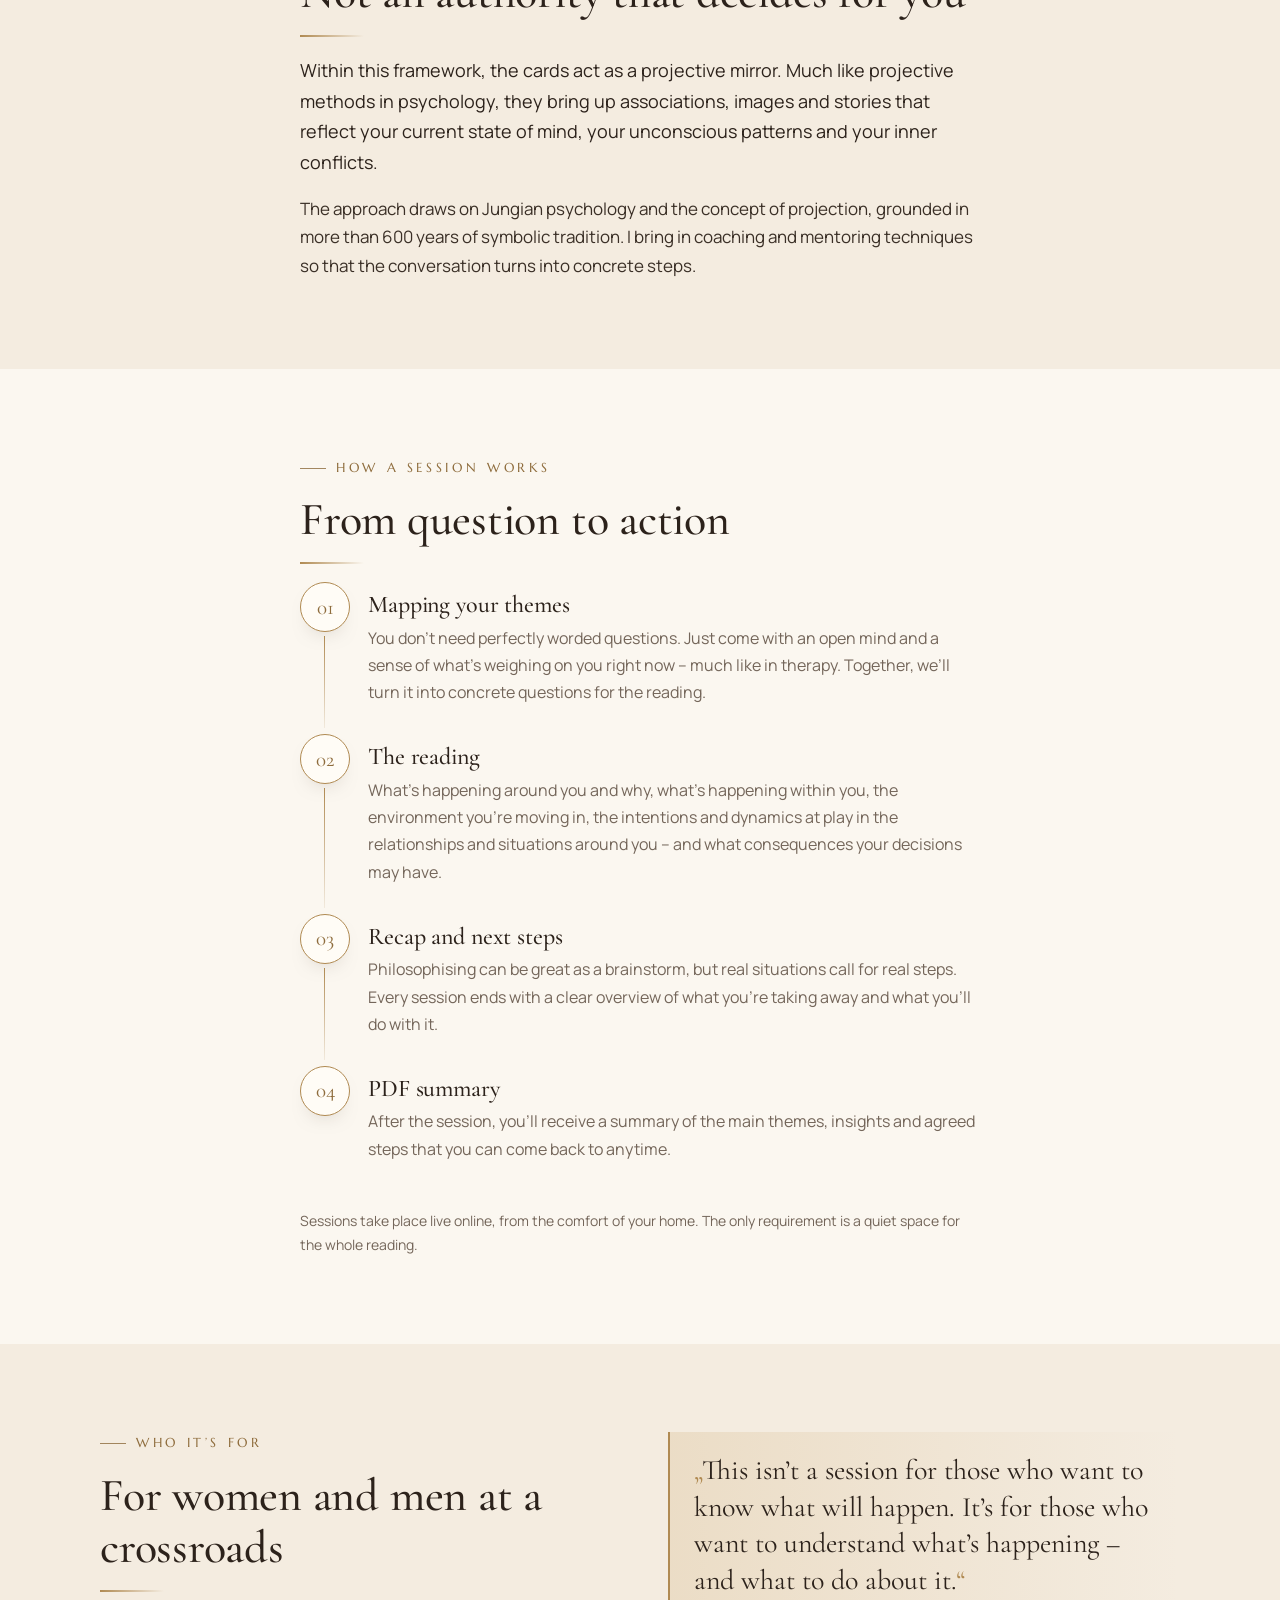
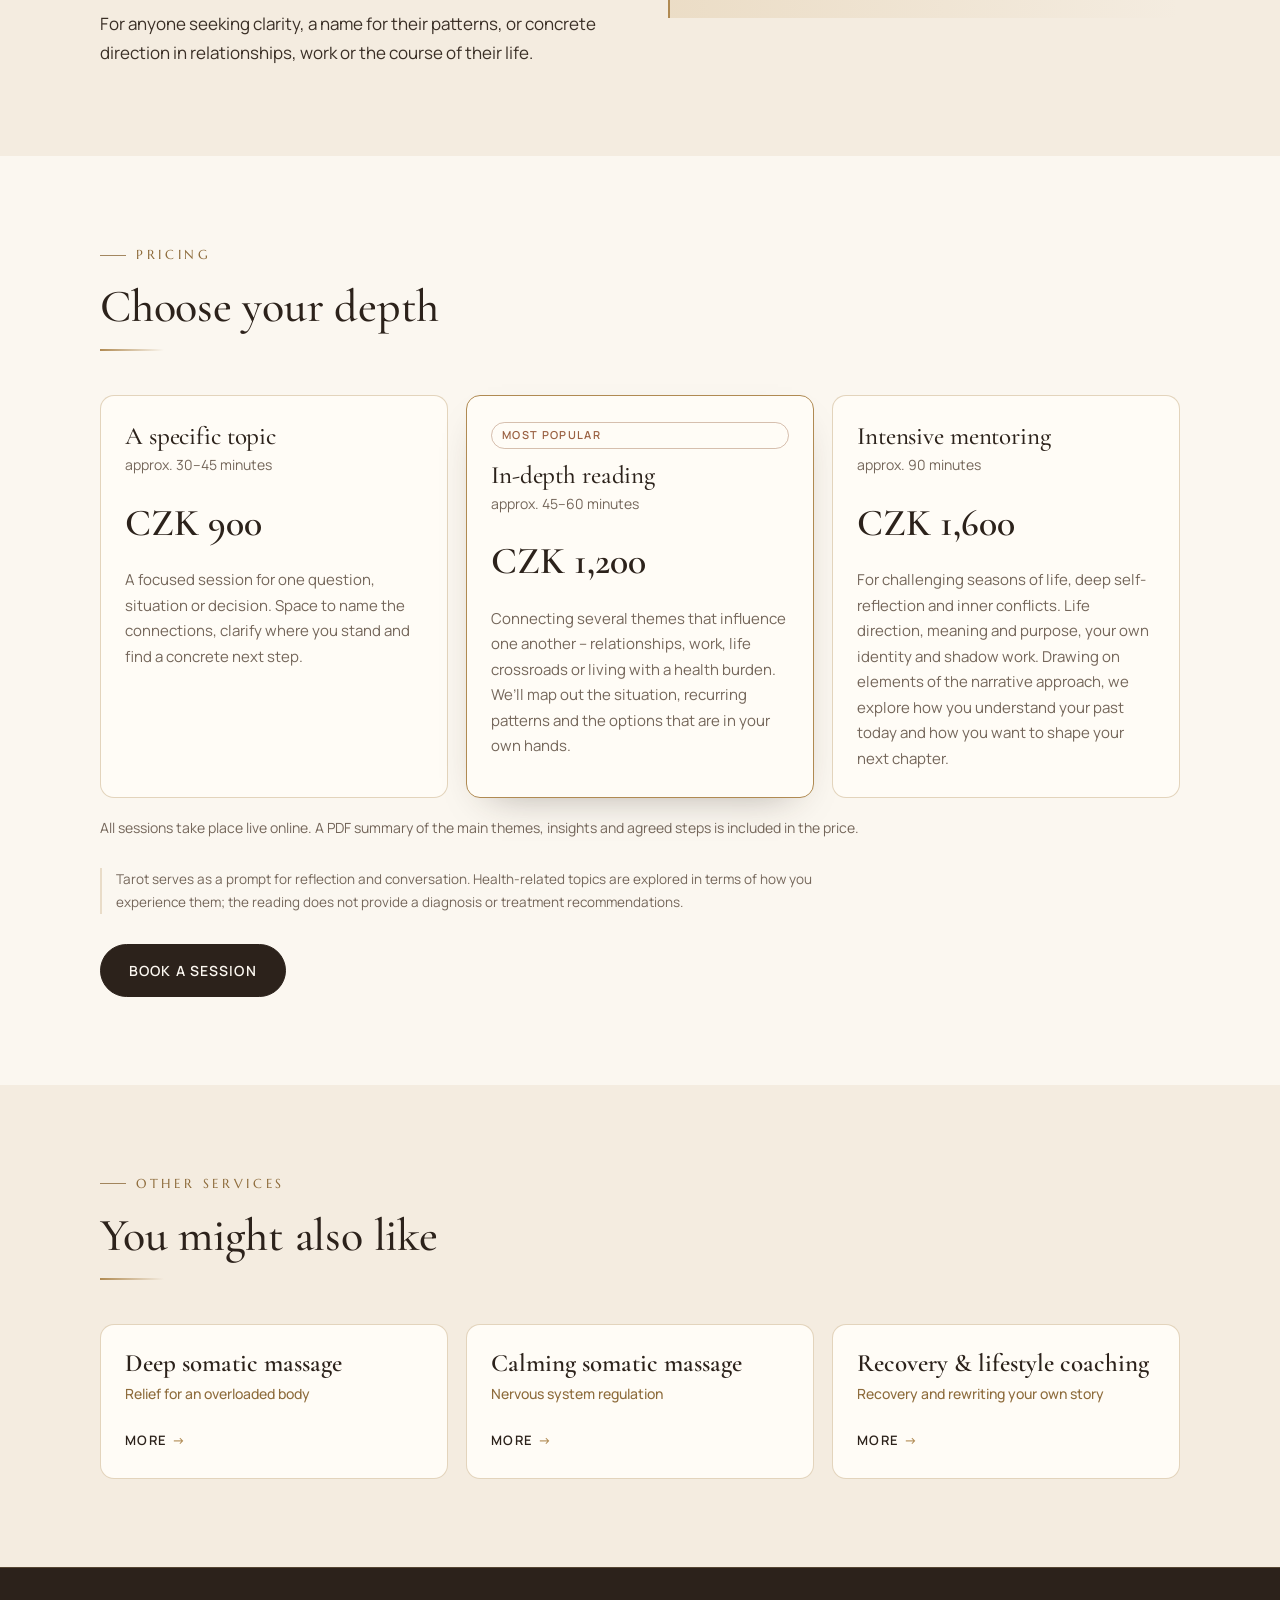
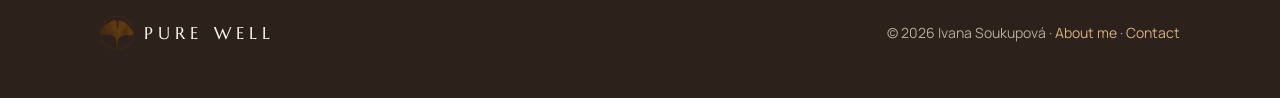
<file: purewell/en/tarot-mentoring/index.html>
<!doctype html>
<html lang="en">
<head>
<meta charset="utf-8">
<meta name="viewport" content="width=device-width, initial-scale=1">
<meta name="robots" content="noindex, nofollow">
<title>Tarot mentoring · Pure Well</title>
<meta name="description" content="Tarot mentoring with a therapeutic approach – a projective tool for clarity, patterns and concrete next steps.">
<link rel="icon" href="../../assets/favicon.png">
<link rel="preconnect" href="https://fonts.googleapis.com">
<link rel="preconnect" href="https://fonts.gstatic.com" crossorigin>
<link href="https://fonts.googleapis.com/css2?family=Cormorant+Garamond:ital,wght@0,500;0,600;1,500&family=Manrope:wght@400;500;600&family=Marcellus&display=swap" rel="stylesheet">
<link rel="stylesheet" href="../../assets/style.css?v=11">
</head>
<body>

<header class="site-header">
  <div class="wrap">
    <a class="brand" href="../"><img src="../../assets/logo-mark-96.png" alt=""><span>PURE WELL</span></a>
    <div class="lang-switch" role="navigation" aria-label="Jazyk / Language"><a href="../../tarot-mentoring/" lang="cs" hreflang="cs"><svg viewBox="0 0 6 4" aria-hidden="true"><rect width="6" height="4" fill="#fff"/><rect y="2" width="6" height="2" fill="#d7141a"/><path d="M0 0L3 2L0 4z" fill="#11457e"/></svg><span>CZ</span></a><a class="on" aria-current="true" href="./" lang="en" hreflang="en"><svg viewBox="0 0 60 30" aria-hidden="true"><rect width="60" height="30" fill="#012169"/><path d="M0 0L60 30M60 0L0 30" stroke="#fff" stroke-width="6"/><path d="M0 0L60 30M60 0L0 30" stroke="#C8102E" stroke-width="3"/><path d="M30 0V30M0 15H60" stroke="#fff" stroke-width="10"/><path d="M30 0V30M0 15H60" stroke="#C8102E" stroke-width="6"/></svg><span>EN</span></a></div>
    <button class="menu-btn" aria-expanded="false" aria-controls="nav">MENU</button>
    <nav class="nav" id="nav">
      <a href="../#sluzby">Services</a>
      <a href="../o-mne/">About me</a>
      <a href="#cenik">Pricing</a>
      <a class="btn" href="../#kontakt">Book a session</a>
    </nav>
  </div>
</header>

<main>

<section class="page-hero with-photo">
  <div class="wrap">
    <div>
    <span class="eyebrow">Tarot mentoring with a therapeutic approach</span>
    <h1>Tarot mentoring</h1>
    <p class="subtitle">A projective tool for clarity, patterns and concrete next steps.</p>
    <p class="lead">Tarot not as fortune-telling, but as a mirror. You won’t leave a session with a prediction – you’ll leave with real insight and concrete steps, right where the power is yours.</p>
    <div class="btns">
      <a class="btn" href="../#kontakt">Book a session</a>
      <a class="btn ghost" href="#cenik">Pricing</a>
    </div>
    <div class="facts">
      <span>30–90 minutes</span>
      <span>from CZK 900</span>
      <span>live online</span>
      <span>PDF summary included</span>
    </div>
    </div>
    <figure class="hero-photo"><img src="../../assets/foto/tarot-mentoring.jpg" alt="Ivana with tarot cards on a blanket outdoors"></figure>
  </div>
</section>

<section>
  <div class="wrap narrow">
    <span class="eyebrow">Why not fortune-telling</span>
    <h2>Responsibility for your life stays with you</h2>
    <p>Tarot can be used for fortune-telling. But the human psyche doesn’t handle that approach well – waiting for a predicted event shifts responsibility for your own life somewhere else. That’s why, at Pure Well, tarot serves only as a tool that reveals where your power lies: in how you perceive a situation, in the decisions you make, and in what you create and influence.</p>
    <div class="divider left"><span></span></div>
    <p class="pull">Tarot brings clarity to context and direction – not fate.</p>
  </div>
</section>

<section class="bg-linen">
  <div class="wrap narrow">
    <span class="eyebrow">The cards as a mirror</span>
    <h2>Not an authority that decides for you</h2>
    <p>Within this framework, the cards act as a projective mirror. Much like projective methods in psychology, they bring up associations, images and stories that reflect your current state of mind, your unconscious patterns and your inner conflicts.</p>
    <p>The approach draws on Jungian psychology and the concept of projection, grounded in more than 600 years of symbolic tradition. I bring in coaching and mentoring techniques so that the conversation turns into concrete steps.</p>
  </div>
</section>

<section>
  <div class="wrap narrow">
    <span class="eyebrow">How a session works</span>
    <h2>From question to action</h2>
    <div class="steps">
      <div class="step"><div><h3>Mapping your themes</h3><p>You don’t need perfectly worded questions. Just come with an open mind and a sense of what’s weighing on you right now – much like in therapy. Together, we’ll turn it into concrete questions for the reading.</p></div></div>
      <div class="step"><div><h3>The reading</h3><p>What’s happening around you and why, what’s happening within you, the environment you’re moving in, the intentions and dynamics at play in the relationships and situations around you – and what consequences your decisions may have.</p></div></div>
      <div class="step"><div><h3>Recap and next steps</h3><p>Philosophising can be great as a brainstorm, but real situations call for real steps. Every session ends with a clear overview of what you’re taking away and what you’ll do with it.</p></div></div>
      <div class="step"><div><h3>PDF summary</h3><p>After the session, you’ll receive a summary of the main themes, insights and agreed steps that you can come back to anytime.</p></div></div>
    </div>
    <p class="note">Sessions take place live online, from the comfort of your home. The only requirement is a quiet space for the whole reading.</p>
  </div>
</section>

<section class="bg-linen">
  <div class="wrap grid-2" style="align-items:start">
    <div>
      <span class="eyebrow">Who it’s for</span>
      <h2>For women and men at a crossroads</h2>
      <p>For anyone seeking clarity, a name for their patterns, or concrete direction in relationships, work or the course of their life.</p>
    </div>
    <div>
      <p class="pull" style="font-size:clamp(22px,2.6vw,28px)">This isn’t a session for those who want to know what will happen. It’s for those who want to understand what’s happening – and what to do about it.</p>
    </div>
  </div>
</section>

<section id="cenik">
  <div class="wrap">
    <div class="section-head"><span class="eyebrow">Pricing</span><h2>Choose your depth</h2></div>
    <div class="price-cards">
      <div class="price-card">
        <h3>A specific topic</h3>
        <span class="len">approx. 30–45 minutes</span>
        <div class="amount">CZK 900</div>
        <p>A focused session for one question, situation or decision. Space to name the connections, clarify where you stand and find a concrete next step.</p>
      </div>
      <div class="price-card hl">
        <span class="tag">Most popular</span>
        <h3>In-depth reading</h3>
        <span class="len">approx. 45–60 minutes</span>
        <div class="amount">CZK 1,200</div>
        <p>Connecting several themes that influence one another – relationships, work, life crossroads or living with a health burden. We’ll map out the situation, recurring patterns and the options that are in your own hands.</p>
      </div>
      <div class="price-card">
        <h3>Intensive mentoring</h3>
        <span class="len">approx. 90 minutes</span>
        <div class="amount">CZK 1,600</div>
        <p>For challenging seasons of life, deep self-reflection and inner conflicts. Life direction, meaning and purpose, your own identity and shadow work. Drawing on elements of the narrative approach, we explore how you understand your past today and how you want to shape your next chapter.</p>
      </div>
    </div>
    <p class="note">All sessions take place live online. A PDF summary of the main themes, insights and agreed steps is included in the price.</p>
    <p class="disclaimer">Tarot serves as a prompt for reflection and conversation. Health-related topics are explored in terms of how you experience them; the reading does not provide a diagnosis or treatment recommendations.</p>
    <div class="btns"><a class="btn" href="../#kontakt">Book a session</a></div>
  </div>
</section>

<section class="bg-linen">
  <div class="wrap">
    <div class="section-head"><span class="eyebrow">Other services</span><h2>You might also like</h2></div>
    <div class="others">
      <a class="card" href="../masaz-na-miru/"><h4>Deep somatic massage</h4><div class="sub">Relief for an overloaded body</div><span class="more">More</span></a>
      <a class="card" href="../regulace-nervoveho-systemu/"><h4>Calming somatic massage</h4><div class="sub">Nervous system regulation</div><span class="more">More</span></a>
      <a class="card" href="../peer-mentoring/"><h4>Recovery &amp; lifestyle coaching</h4><div class="sub">Recovery and rewriting your own story</div><span class="more">More</span></a>
    </div>
  </div>
</section>

</main>

<footer class="site-footer">
  <div class="wrap">
    <a class="brand" href="../"><img src="../../assets/logo-mark-96.png" alt=""><span>PURE WELL</span></a>
    <span>© 2026 Ivana Soukupová · <a href="../o-mne/">About me</a> · <a href="../#kontakt">Contact</a></span>
  </div>
</footer>

<script>
  const b = document.querySelector('.menu-btn'), n = document.getElementById('nav');
  b.addEventListener('click', () => { const o = n.classList.toggle('open'); b.setAttribute('aria-expanded', o); });
  n.addEventListener('click', e => { if (e.target.tagName === 'A') n.classList.remove('open'); });
</script>
</body>
</html>
</file>
<file: purewell/assets/style.css>
/* Pure Well — sdílený styl (samostatný, nezávislý na zbytku delegujchytre.cz) */
:root {
  --cream: #fbf7f0;
  --linen: #f4ece0;
  --sand: #e9dcc8;
  --espresso: #2c221b;
  --ink: #3a2f26;
  --muted: #74665a;
  --gold: #b08a52;
  --gold-deep: #8e6c3c;
  --gold-soft: rgba(176, 138, 82, .35);
  --clay: #9a6142;
  --radius: 14px;
  --serif: "Cormorant Garamond", Georgia, serif;
  --caps: "Marcellus", "Cormorant Garamond", serif;
  --sans: "Manrope", system-ui, -apple-system, sans-serif;
  --wrap: 1120px;
}

* { box-sizing: border-box; margin: 0; padding: 0; }
html { scroll-behavior: smooth; -webkit-text-size-adjust: 100%; }
body {
  background: var(--cream);
  color: var(--ink);
  font: 400 17px/1.7 var(--sans);
  -webkit-font-smoothing: antialiased;
}
img { max-width: 100%; display: block; }
a { color: var(--gold-deep); text-underline-offset: 3px; }
a:hover { color: var(--espresso); }

.wrap { max-width: var(--wrap); margin: 0 auto; padding: 0 20px; }
.narrow { max-width: 720px; }

h1, h2, h3 { font-family: var(--serif); font-weight: 500; color: var(--espresso); line-height: 1.15; letter-spacing: -.005em; }
h1 { font-size: clamp(40px, 7vw, 68px); }
h2 { font-size: clamp(32px, 4.6vw, 46px); margin-bottom: 18px; }
h3 { font-size: 26px; margin-bottom: 8px; }
p + p { margin-top: 1em; }
strong { font-weight: 600; color: var(--espresso); }

.eyebrow {
  font-family: var(--caps);
  font-size: 13px;
  letter-spacing: .28em;
  text-transform: uppercase;
  color: var(--gold-deep);
  margin-bottom: 14px;
  display: block;
}
.lead { font-size: 19px; color: var(--ink); max-width: 640px; }
.muted { color: var(--muted); }
.small { font-size: 14px; }

/* Ozdobná linka jako v logu: — • — */
.divider { display: flex; align-items: center; justify-content: center; gap: 14px; margin: 26px auto; max-width: 280px; }
.divider::before, .divider::after { content: ""; flex: 1; height: 1px; background: linear-gradient(90deg, transparent, var(--gold)); }
.divider::after { background: linear-gradient(90deg, var(--gold), transparent); }
.divider span { width: 7px; height: 7px; border-radius: 50%; background: var(--gold); }
.divider.left { margin-left: 0; }
.divider.left::before { display: none; }

/* Hlavička */
.site-header {
  position: sticky; top: 0; z-index: 20;
  background: rgba(251, 247, 240, .92);
  backdrop-filter: blur(10px); -webkit-backdrop-filter: blur(10px);
  border-bottom: 1px solid var(--gold-soft);
}
.site-header .wrap { display: flex; align-items: center; justify-content: space-between; height: 68px; }
.brand { display: flex; align-items: center; gap: 10px; text-decoration: none; color: var(--espresso); }
.brand img { width: 34px; height: 34px; object-fit: contain; }
.brand span { font-family: var(--caps); font-size: 17px; letter-spacing: .3em; }
.nav { display: flex; gap: 26px; align-items: center; }
.nav a { font-size: 14px; font-weight: 500; letter-spacing: .04em; color: var(--ink); text-decoration: none; }
.nav a:hover, .nav a[aria-current] { color: var(--gold-deep); }
.nav .btn { padding: 10px 18px; font-size: 13px; color: var(--cream); }
.nav .btn:hover { color: var(--cream); }
.menu-btn { display: none; background: none; border: 1px solid var(--gold-soft); border-radius: 999px; padding: 7px 16px; font: 500 13px var(--sans); color: var(--espresso); letter-spacing: .08em; cursor: pointer; }

@media (max-width: 860px) {
  .menu-btn { display: block; }
  .nav { display: none; position: absolute; top: 68px; left: 0; right: 0; flex-direction: column; align-items: stretch; gap: 0; background: var(--cream); border-bottom: 1px solid var(--gold-soft); padding: 8px 20px 20px; }
  .nav.open { display: flex; }
  .nav a { padding: 13px 0; border-bottom: 1px solid rgba(176,138,82,.15); font-size: 16px; }
  .nav .btn { margin-top: 14px; text-align: center; border-bottom: 0; padding: 14px; }
}

/* Tlačítka */
.btn {
  display: inline-block; text-decoration: none; cursor: pointer;
  background: var(--espresso); color: var(--cream);
  font: 600 14px var(--sans); letter-spacing: .08em; text-transform: uppercase;
  padding: 16px 28px; border-radius: 999px; border: 1px solid var(--espresso);
  transition: background .2s, color .2s;
}
.btn:hover { background: var(--gold-deep); border-color: var(--gold-deep); color: var(--cream); }
.btn.ghost { background: transparent; color: var(--espresso); border-color: var(--gold); }
.btn.ghost:hover { background: var(--linen); color: var(--espresso); }
.btns { display: flex; flex-wrap: wrap; gap: 12px; margin-top: 30px; }

/* Sekce */
section { padding: 88px 0; }
.bg-linen { background: var(--linen); }
.bg-dark { background: var(--espresso); color: #e9dfd0; }
.bg-dark h2, .bg-dark h3, .bg-dark strong { color: var(--cream); }
.bg-dark .eyebrow { color: #d2b17c; }
.bg-dark .muted { color: #b9aa98; }
.bg-dark a { color: #d2b17c; }
.section-head { max-width: 680px; margin-bottom: 44px; }
.center { text-align: center; margin-left: auto; margin-right: auto; }
@media (max-width: 640px) { section { padding: 64px 0; } body { font-size: 16px; } .lead { font-size: 18px; } }

/* Úvod */
.home-hero { text-align: center; padding: 56px 0 84px; }
.home-hero .logo { width: min(300px, 70vw); margin: 0 auto 28px; }
.home-hero h1 { font-size: clamp(36px, 6vw, 58px); max-width: 760px; margin: 0 auto; }
.home-hero .lead { margin: 22px auto 0; }
.home-hero .btns { justify-content: center; }

/* Pilíře */
.pillars { display: grid; gap: 22px; grid-template-columns: repeat(3, 1fr); }
.pillar { border-top: 1px solid var(--gold); padding-top: 22px; display: flex; flex-direction: column; gap: 16px; }
.pillar > p { color: var(--muted); font-size: 15px; min-height: 52px; }
.pillar h3 { font-family: var(--caps); font-size: 22px; letter-spacing: .22em; text-transform: uppercase; margin: 0; }
.card {
  display: block; text-decoration: none; color: var(--ink);
  background: var(--cream); border: 1px solid var(--gold-soft); border-radius: var(--radius);
  padding: 24px; transition: transform .2s, box-shadow .2s, border-color .2s;
}
.bg-linen .card { background: #fffcf6; }
.card:hover { transform: translateY(-3px); border-color: var(--gold); box-shadow: 0 14px 34px -18px rgba(44,34,27,.35); color: var(--ink); }
.card h4 { font-family: var(--serif); font-size: 25px; font-weight: 600; color: var(--espresso); line-height: 1.15; }
.card .sub { font-size: 14px; color: var(--gold-deep); margin: 4px 0 10px; font-weight: 500; }
.card p { font-size: 15px; }
.card .more { display: inline-block; margin-top: 14px; font-size: 13px; font-weight: 600; letter-spacing: .1em; text-transform: uppercase; color: var(--espresso); }
.card .more::after { content: " →"; color: var(--gold); }
.tag { display: inline-block; font-size: 11px; font-weight: 600; letter-spacing: .12em; text-transform: uppercase; color: var(--clay); border: 1px solid rgba(154,97,66,.4); border-radius: 999px; padding: 3px 10px; margin-bottom: 12px; }
@media (max-width: 860px) { .pillars { grid-template-columns: 1fr; gap: 40px; } .pillar > p { min-height: 0; } }

/* Mřížky a body */
.grid-2 { display: grid; grid-template-columns: 1fr 1fr; gap: 56px; align-items: center; }
.grid-4 { display: grid; grid-template-columns: repeat(4, 1fr); gap: 28px; }
@media (max-width: 860px) { .grid-2 { grid-template-columns: 1fr; gap: 36px; } .grid-4 { grid-template-columns: 1fr 1fr; } }
@media (max-width: 520px) { .grid-4 { grid-template-columns: 1fr; } }
.point .num { font-family: var(--serif); font-size: 46px; color: var(--gold); line-height: 1; display: block; margin-bottom: 10px; }
.point h3 { font-size: 23px; }
.point p { font-size: 15px; color: var(--muted); }
.bg-dark .point p { color: #c9bba8; }

.photo-slot {
  aspect-ratio: 4/5; border-radius: var(--radius); background: var(--sand);
  display: flex; align-items: center; justify-content: center; text-align: center;
  color: var(--muted); font-size: 14px; padding: 20px;
  border: 1px dashed var(--gold);
}
.photo { border-radius: var(--radius); object-fit: cover; aspect-ratio: 4/5; width: 100%; }

/* Filozofie */
.philo { display: grid; grid-template-columns: repeat(3, 1fr); gap: 28px; margin: 10px 0 64px; }
.philo blockquote { font-family: var(--serif); font-size: 25px; line-height: 1.35; color: var(--cream); border-left: 1px solid #d2b17c; padding-left: 20px; }
@media (max-width: 860px) { .philo { grid-template-columns: 1fr; } }
.ginkgo { display: grid; grid-template-columns: 240px 1fr; gap: 48px; align-items: center; }
.ginkgo img { width: 100%; max-width: 240px; margin: 0 auto; }
@media (max-width: 760px) { .ginkgo { grid-template-columns: 1fr; text-align: left; } .ginkgo img { max-width: 160px; } }

/* Podstránka služby */
.page-hero { padding: 70px 0 64px; border-bottom: 1px solid var(--gold-soft); }
.page-hero h1 { margin-bottom: 8px; }
.page-hero .subtitle { font-family: var(--serif); font-size: clamp(22px, 3vw, 28px); color: var(--gold-deep); font-style: italic; margin-bottom: 24px; }
.facts { display: flex; flex-wrap: wrap; gap: 10px 28px; margin-top: 30px; font-size: 14px; color: var(--muted); }
.facts span::before { content: "•"; color: var(--gold); margin-right: 8px; }

.checklist { list-style: none; display: grid; gap: 12px; }
.checklist li { padding-left: 30px; position: relative; }
.checklist li::before { content: ""; position: absolute; left: 4px; top: .62em; width: 12px; height: 1px; background: var(--gold); }
.checklist li::after { content: ""; position: absolute; left: 14px; top: calc(.62em - 2px); width: 5px; height: 5px; border-radius: 50%; background: var(--gold); }
.checklist.not li::before, .checklist.not li::after { background: var(--sand); }

.steps { counter-reset: s; display: grid; gap: 0; }
.step { counter-increment: s; display: grid; grid-template-columns: 64px 1fr; gap: 18px; padding: 22px 0; border-top: 1px solid var(--gold-soft); }
.step::before { content: counter(s, decimal-leading-zero); font-family: var(--serif); font-size: 34px; color: var(--gold); line-height: 1; }
.step h3 { font-size: 23px; margin-bottom: 4px; }
.step p { color: var(--muted); font-size: 16px; }

.pull { font-family: var(--serif); font-size: clamp(26px, 3.4vw, 34px); line-height: 1.3; color: var(--espresso); max-width: 760px; }
.pull::before { content: "„"; color: var(--gold); }
.pull::after { content: "“"; color: var(--gold); }

details.expert { border: 1px solid var(--gold-soft); border-radius: var(--radius); background: #fffcf6; margin-top: 36px; }
details.expert summary { cursor: pointer; padding: 20px 24px; font-weight: 600; font-size: 15px; letter-spacing: .04em; color: var(--espresso); list-style: none; display: flex; justify-content: space-between; gap: 16px; }
details.expert summary::-webkit-details-marker { display: none; }
details.expert summary::after { content: "+"; color: var(--gold); font-size: 22px; line-height: 1; }
details.expert[open] summary::after { content: "–"; }
details.expert .body { padding: 0 24px 24px; font-size: 15.5px; }
details.expert .body h4 { font-family: var(--serif); font-size: 21px; font-weight: 600; color: var(--espresso); margin: 20px 0 6px; }
details.expert .body h4:first-child { margin-top: 0; }

/* Ceník */
.price-table { width: 100%; border-collapse: collapse; background: #fffcf6; border-radius: var(--radius); overflow: hidden; border: 1px solid var(--gold-soft); }
.price-table th, .price-table td { padding: 18px 20px; text-align: left; border-bottom: 1px solid var(--gold-soft); }
.price-table thead th { font-family: var(--caps); font-weight: 400; font-size: 13px; letter-spacing: .2em; text-transform: uppercase; color: var(--gold-deep); background: var(--linen); }
.price-table td.price { font-family: var(--serif); font-size: 25px; font-weight: 600; color: var(--espresso); white-space: nowrap; }
.price-table tr:last-child td { border-bottom: 0; }
.price-table .hl td { background: rgba(176,138,82,.08); }
.price-table td small { display: block; font: 400 13px var(--sans); color: var(--muted); margin-top: 2px; }
@media (max-width: 560px) { .price-table th, .price-table td { padding: 14px 12px; } .price-table td.price { font-size: 21px; } }

.price-cards { display: grid; grid-template-columns: repeat(3, 1fr); gap: 18px; }
.price-card { background: #fffcf6; border: 1px solid var(--gold-soft); border-radius: var(--radius); padding: 26px 24px; display: flex; flex-direction: column; }
.price-card.hl { border-color: var(--gold); box-shadow: 0 16px 40px -22px rgba(44,34,27,.4); }
.price-card h3 { font-size: 25px; margin-bottom: 2px; }
.price-card .len { font-size: 14px; color: var(--muted); }
.price-card .amount { font-family: var(--serif); font-size: 38px; font-weight: 600; color: var(--espresso); margin: 14px 0 12px; }
.price-card .amount small { font: 400 14px var(--sans); color: var(--muted); }
.price-card p { font-size: 15px; color: var(--muted); }
@media (max-width: 860px) { .price-cards { grid-template-columns: 1fr; } }
.note { font-size: 14px; color: var(--muted); margin-top: 18px; }

/* Panthera */
.panthera blockquote { font-family: var(--serif); font-size: clamp(22px, 2.8vw, 28px); line-height: 1.45; color: var(--cream); border-left: 1px solid #d2b17c; padding-left: 24px; margin: 30px 0; font-style: italic; }

/* Další služby */
.others { display: grid; grid-template-columns: repeat(3, 1fr); gap: 18px; }
@media (max-width: 860px) { .others { grid-template-columns: 1fr; } }

/* Kontakt */
.contact-list { list-style: none; display: grid; gap: 14px; margin-top: 26px; }
.contact-list li { display: grid; grid-template-columns: 110px 1fr; gap: 12px; padding-bottom: 14px; border-bottom: 1px solid rgba(210,177,124,.25); }
.contact-list li span:first-child { font-family: var(--caps); font-size: 12px; letter-spacing: .2em; text-transform: uppercase; color: #d2b17c; padding-top: 4px; }

.disclaimer { font-size: 13.5px; color: var(--muted); border-left: 2px solid var(--sand); padding-left: 14px; margin-top: 28px; max-width: 760px; }

/* Patička */
.site-footer { background: var(--espresso); color: #b9aa98; padding: 48px 0; font-size: 14px; border-top: 1px solid rgba(210,177,124,.25); }
.site-footer .wrap { display: flex; flex-wrap: wrap; gap: 20px; justify-content: space-between; align-items: center; }
.site-footer .brand span { color: var(--cream); }
.site-footer a { color: #d2b17c; text-decoration: none; }

/* Místa, která je potřeba doplnit (v náhledu viditelná) */
.todo { background: #f6e3b4; color: #6b4b12; border-radius: 4px; padding: 0 5px; font-size: .92em; }
.grid-3 { display: grid; grid-template-columns: repeat(3, 1fr); gap: 28px; }
@media (max-width: 860px) { .grid-3 { grid-template-columns: 1fr; } }

/* Fotky */
.page-hero.with-photo .wrap { display: grid; grid-template-columns: 1.15fr .85fr; gap: 56px; align-items: center; }
.hero-photo { border-radius: var(--radius); overflow: hidden; aspect-ratio: 4/5; box-shadow: 0 24px 50px -30px rgba(44,34,27,.55); }
.hero-photo img { width: 100%; height: 100%; object-fit: cover; }
@media (max-width: 860px) { .page-hero.with-photo .wrap { grid-template-columns: 1fr; gap: 36px; } .hero-photo { aspect-ratio: 4/3; } }

.history { display: grid; grid-template-columns: repeat(5, 1fr); gap: 16px; }
.history figure { margin: 0; }
.history img { width: 100%; aspect-ratio: 3/4; object-fit: cover; border-radius: 10px; }
.history figcaption { font-size: 13.5px; color: var(--muted); margin-top: 10px; line-height: 1.5; }
@media (max-width: 860px) {
  .history { display: flex; overflow-x: auto; scroll-snap-type: x mandatory; gap: 14px; margin: 0 -20px; padding: 0 20px 8px; }
  .history figure { flex: 0 0 62%; scroll-snap-align: start; }
}

/* Úvod s portrétem */
.home-hero { text-align: left; padding: 56px 0 88px; }
.hero-grid { display: grid; grid-template-columns: 1.1fr .9fr; gap: 64px; align-items: center; }
.home-hero .logo { width: min(220px, 60vw); margin: 0 0 30px; }
.home-hero h1 { font-size: clamp(36px, 5vw, 54px); margin: 0; max-width: 600px; }
.home-hero .lead { margin: 22px 0 0; }
.home-hero .btns { justify-content: flex-start; }
.hero-portrait { margin: 0; }
.hero-portrait img { width: 100%; aspect-ratio: 4/5; object-fit: cover; object-position: center 25%; border-radius: 200px 200px var(--radius) var(--radius); box-shadow: 0 30px 60px -36px rgba(44,34,27,.6); }
.hero-portrait figcaption, .then-photo figcaption { font-size: 13px; color: var(--muted); margin-top: 12px; text-align: center; letter-spacing: .02em; }
.then-photo { margin: 0; }
.then-photo img { width: 100%; aspect-ratio: 4/5; object-fit: cover; object-position: center 30%; border-radius: var(--radius); }
@media (max-width: 860px) {
  .hero-grid { grid-template-columns: 1fr; gap: 40px; }
  .home-hero { text-align: center; padding-top: 40px; }
  .home-hero .logo { width: 170px; margin: 0 auto 22px; }
  .home-hero h1, .home-hero .lead { margin-left: auto; margin-right: auto; }
  .home-hero .btns { justify-content: center; }
  .hero-portrait { max-width: 420px; margin: 0 auto; }
}

/* Peer – střípky a tehdy/dnes */
.shards { display: grid; grid-template-columns: repeat(4, 1fr); gap: 12px; margin: 34px 0 0; }
.shards img { width: 100%; aspect-ratio: 1; object-fit: cover; border-radius: 10px; }
.shards-caption { font-size: 13.5px; color: var(--muted); margin-top: 12px !important; margin-bottom: 34px; font-style: italic; }
@media (max-width: 560px) { .shards { grid-template-columns: 1fr 1fr; } }
.then-now { display: flex; align-items: flex-start; justify-content: center; gap: 28px; margin: 44px 0 10px; }
.then-now figure { margin: 0; text-align: center; max-width: 220px; }
.then-now img { width: 180px; height: 180px; border-radius: 50%; object-fit: cover; margin: 0 auto 14px; border: 1px solid var(--gold); padding: 5px; background: var(--cream); }
.then-now figcaption { font-size: 14px; color: var(--muted); line-height: 1.5; }
.then-now figcaption strong { display: block; font-family: var(--caps); font-weight: 400; letter-spacing: .24em; text-transform: uppercase; font-size: 13px; color: var(--gold-deep); margin-bottom: 4px; }
.then-now-arrow { width: 56px; height: 1px; background: var(--gold); margin-top: 92px; position: relative; flex-shrink: 0; }
.then-now-arrow::after { content: ""; position: absolute; right: -2px; top: -4px; width: 9px; height: 9px; border-top: 1px solid var(--gold); border-right: 1px solid var(--gold); transform: rotate(45deg); }
@media (max-width: 560px) { .then-now { gap: 12px; } .then-now img { width: 130px; height: 130px; } .then-now-arrow { width: 24px; margin-top: 68px; } }

/* O mně – fotky v příběhu */
.photo-duo, .photo-trio { display: grid; gap: 16px; margin: 34px 0 10px; }
.photo-duo { grid-template-columns: 1fr 1fr; align-items: start; }
.photo-trio { grid-template-columns: repeat(3, 1fr); margin-bottom: 30px; }
.photo-duo figure, .photo-trio figure { margin: 0; }
.photo-duo img { width: 100%; aspect-ratio: 4/5; object-fit: cover; border-radius: 10px; }
.photo-trio img { width: 100%; aspect-ratio: 3/4; object-fit: cover; border-radius: 10px; }
.photo-duo figcaption, .photo-trio figcaption { font-size: 13.5px; color: var(--muted); margin-top: 8px; line-height: 1.45; }
@media (max-width: 560px) { .photo-duo { grid-template-columns: 1fr; } .photo-trio { grid-template-columns: 1fr 1fr; } .photo-trio figure:last-child { grid-column: span 2; } .photo-trio figure:last-child img { aspect-ratio: 4/3; object-position: center 40%; } }

/* Čísla a principy na úvodu */
.stats { display: grid; grid-template-columns: repeat(3, 1fr); gap: 28px; padding-bottom: 40px; margin-bottom: 40px; border-bottom: 1px solid var(--gold-soft); }
.stat .num { font-family: var(--serif); font-size: clamp(48px, 6vw, 64px); color: var(--gold-deep); line-height: 1; display: block; margin-bottom: 10px; }
.stat h3 { font-family: var(--caps); font-size: 14px; letter-spacing: .22em; text-transform: uppercase; color: var(--espresso); margin-bottom: 8px; }
.stat p { font-size: 15px; color: var(--muted); }
.principles { align-items: start; gap: 40px; }
@media (max-width: 760px) { .stats { grid-template-columns: 1fr; gap: 30px; } }

/* Filozofie – podtitulek a společný začátek */
.tagline { font-family: var(--serif); font-style: italic; font-size: clamp(22px, 3vw, 28px); color: #d2b17c; margin-top: -4px; }
.philo-lead { font-family: var(--serif); font-size: clamp(30px, 4vw, 38px); color: var(--cream); margin: 8px 0 22px; }

/* Karta služby – krátká verze s „okýnky“ */
.card-promise { font-size: 15.5px; color: var(--ink); margin: 6px 0 14px; }
.chips { display: flex; flex-wrap: wrap; gap: 6px; }
.chip { font-size: 12.5px; font-weight: 500; color: var(--ink); background: var(--linen); border: 1px solid var(--gold-soft); border-radius: 999px; padding: 4px 11px; }
.chip.gold { color: var(--gold-deep); background: transparent; border-color: var(--gold); }
.chips-label { font-family: var(--caps); font-size: 11px; letter-spacing: .22em; text-transform: uppercase; color: var(--muted); margin: 14px 0 7px; }
.card-btn { display: block; margin-top: 20px; text-align: center; background: var(--espresso); color: var(--cream); font-size: 13px; font-weight: 600; letter-spacing: .06em; text-transform: uppercase; padding: 14px 16px; border-radius: 999px; transition: background .2s; }
.card:hover .card-btn { background: var(--gold-deep); }

/* Úvod – tři nabídky s fotkou */
.offers { display: grid; grid-template-columns: repeat(3, 1fr); gap: 22px; }
.offer { background: #fffcf6; border: 1px solid var(--gold-soft); border-radius: var(--radius); overflow: hidden; display: flex; flex-direction: column; transition: transform .2s, box-shadow .2s, border-color .2s; }
.offer:hover { transform: translateY(-3px); border-color: var(--gold); box-shadow: 0 16px 36px -20px rgba(44,34,27,.4); }
.offer-photo { position: relative; display: block; aspect-ratio: 4/5; overflow: hidden; }
.offer-photo img { width: 100%; height: 100%; object-fit: cover; }
.offer-body { padding: 22px 22px 18px; display: flex; flex-direction: column; flex: 1; }
.offer-body h3 { font-size: 27px; margin-bottom: 14px; }
.offer-body h3 a { color: var(--espresso); text-decoration: none; }
.offer-body h3 a:hover { color: var(--gold-deep); }
.offer-list { list-style: none; margin-top: auto; border-top: 1px solid var(--gold-soft); }
.offer-list li a { display: flex; align-items: baseline; gap: 8px; padding: 12px 0; border-bottom: 1px solid rgba(176,138,82,.15); text-decoration: none; color: var(--ink); font-weight: 600; font-size: 15px; }
.offer-list li:last-child a { border-bottom: 0; }
.offer-list small { font-weight: 400; color: var(--muted); font-size: 13px; }
.offer-list .t { flex: 1; }
.offer-list .arr { color: var(--gold); }
.offer-list a:hover { color: var(--gold-deep); }
@media (max-width: 860px) { .offers { grid-template-columns: 1fr; gap: 28px; } .offer-photo { aspect-ratio: 4/3; } }
@media (max-width: 860px) { .offer-photo.tall { aspect-ratio: 4/5; } }
/* štítky pod fotkou, v barvě loga */
.offer-chips { display: flex; flex-wrap: wrap; gap: 6px; margin-bottom: 16px; }
.offer-chips span { font-size: 12.5px; font-weight: 500; color: #7a5a2e; background: #efe2cb; border: 1px solid #dcc59e; border-radius: 999px; padding: 4px 11px; }

/* ===== Úvod 2.0 – fotka přes celou šíři, vlevo mlha pod textem ===== */
:root { --tan: #c2a37a; --tan-deep: #a9895f; }
.hero-full { position: relative; overflow: hidden; padding: 0; min-height: clamp(640px, 88vh, 860px); display: flex; align-items: center; text-align: left; }
.hero-bg { position: absolute; inset: 0; }
.hero-bg img { position: absolute; object-fit: cover; }
/* rozmazaná, zesvětlená kopie fotky dotváří zbytek parku jako mlhu */
.hero-bg-haze { inset: -60px; width: calc(100% + 120px); height: calc(100% + 120px); object-position: center 45%; filter: blur(34px) saturate(.85) brightness(1.08); transform: scaleX(-1); }
.hero-bg-main { top: 0; right: 0; width: 62%; height: 100%; object-position: 30% 58%;
  -webkit-mask-image: linear-gradient(90deg, transparent 0%, rgba(0,0,0,.25) 15%, rgba(0,0,0,.7) 33%, #000 55%);
          mask-image: linear-gradient(90deg, transparent 0%, rgba(0,0,0,.25) 15%, rgba(0,0,0,.7) 33%, #000 55%); }
.hero-bg::after { content: ""; position: absolute; inset: 0;
  background:
    linear-gradient(90deg, rgba(251,247,240,.94) 0%, rgba(251,247,240,.86) 30%, rgba(251,247,240,.45) 50%, rgba(251,247,240,0) 66%),
    linear-gradient(180deg, rgba(251,247,240,0) 78%, var(--cream) 100%); }
.hero-full .wrap { position: relative; z-index: 1; width: 100%; }
.hero-full .hero-text { max-width: 560px; padding: 70px 0 90px; }
.hero-full .logo { width: min(190px, 50vw); margin: 0 0 26px; }
.hero-full h1 { font-size: clamp(36px, 4.6vw, 54px); max-width: 560px; }
.hero-full .lead { margin: 22px 0 0; font-size: 18.5px; }
.hero-full .btns { justify-content: flex-start; }
.hero-quote { font-style: italic; font-weight: 500; }
@media (max-width: 860px) {
  .hero-full { min-height: 0; display: block; text-align: center; }
  .hero-bg-main { width: 100%; height: 72vh; object-position: 32% 62%;
    -webkit-mask-image: linear-gradient(180deg, #000 55%, transparent 100%);
            mask-image: linear-gradient(180deg, #000 55%, transparent 100%); }
  .hero-bg::after { background: linear-gradient(180deg, rgba(251,247,240,.55) 0%, rgba(251,247,240,0) 22%, rgba(251,247,240,0) 42%, rgba(251,247,240,.9) 66%, var(--cream) 82%); }
  .hero-full .hero-text { margin: 0 auto; padding: 24px 0 64px; }
  .hero-full .logo { display: none; }
  .hero-full .hero-text { padding-top: 56vh; }
  .hero-full h1, .hero-full .lead { margin-left: auto; margin-right: auto; }
  .hero-full .btns { justify-content: center; }
}

/* Rámovaná fotka s posunutou zlatou linkou */
.framed-photo { margin: 0; position: relative; }
.framed-photo::before { content: ""; position: absolute; inset: -18px 18px 18px -18px; border: 1px solid var(--espresso); border-radius: var(--radius); opacity: .35; }
.framed-photo img { position: relative; width: 100%; aspect-ratio: 4/5; object-fit: cover; border-radius: var(--radius); box-shadow: 0 30px 60px -34px rgba(44,34,27,.65); }
.framed-photo.dark::before { border-color: #d2b17c; opacity: .6; inset: -18px -18px 18px 18px; }
.framed-photo figcaption { position: relative; font-size: 13.5px; color: #b9aa98; margin-top: 14px; font-style: italic; }
@media (max-width: 860px) { .framed-photo { max-width: 440px; margin: 0 auto 0 18px; } .framed-photo.dark { margin: 18px 18px 0 auto; } }

/* Kdo jsem – nejtmavší béžová z loga */
.bg-tan { background: var(--tan); color: var(--espresso); }
.bg-tan .eyebrow { color: var(--espresso); opacity: .75; }
.bg-tan p { color: #2f251d; }
.who h2 { margin-bottom: 6px; }
.who-role { font-family: var(--serif); font-style: italic; font-size: 22px; line-height: 1.35; color: #4a3a2b !important; margin-bottom: 22px; }
.who .btn:hover { background: var(--cream); color: var(--espresso); border-color: var(--cream); }

/* Odbornost */
.exp-grid { display: grid; grid-template-columns: .8fr 1.2fr; gap: 56px; align-items: start; }
.exp-years { background: var(--linen); border: 1px solid var(--gold-soft); border-radius: var(--radius); padding: 36px 32px; text-align: center; position: sticky; top: 100px; }
.exp-years .num { font-family: var(--serif); font-size: clamp(72px, 9vw, 104px); line-height: .9; color: var(--gold-deep); display: block; }
.exp-years h3 { font-family: var(--caps); font-size: 14px; letter-spacing: .24em; text-transform: uppercase; margin: 14px 0 22px; }
.exp-fields { list-style: none; display: grid; gap: 0; border-top: 1px solid var(--gold-soft); }
.exp-fields li { font-family: var(--serif); font-size: 23px; color: var(--espresso); padding: 10px 0; border-bottom: 1px solid var(--gold-soft); }
.exp-block + .exp-block { margin-top: 34px; }
.exp-block h4 { font-family: var(--caps); font-weight: 400; font-size: 14px; letter-spacing: .22em; text-transform: uppercase; color: var(--gold-deep); margin-bottom: 16px; }
.tagcloud { list-style: none; display: flex; flex-wrap: wrap; gap: 8px; }
.tagcloud li { font-size: 14px; font-weight: 500; color: #7a5a2e; background: #efe2cb; border: 1px solid #dcc59e; border-radius: 999px; padding: 6px 14px; }
.exp-note { margin-top: 30px; padding: 20px 22px; border-left: 2px solid var(--gold); background: rgba(176,138,82,.07); border-radius: 0 10px 10px 0; font-size: 16px; }
.exp-note a { font-weight: 600; text-decoration: none; white-space: nowrap; }
.authentic { margin-top: 72px; display: grid; grid-template-columns: 150px 1fr; gap: 40px; align-items: center; background: var(--espresso); color: #e9dfd0; border-radius: 20px; padding: 44px 48px; position: relative; overflow: hidden; }
.authentic img { width: 150px; filter: drop-shadow(0 10px 24px rgba(0,0,0,.4)); }
.authentic h3 { color: var(--cream); font-size: clamp(26px, 3vw, 34px); margin-bottom: 12px; }
.authentic .eyebrow { color: #d2b17c; }
.authentic p { color: #d9ccb9; font-size: 17px; }
@media (max-width: 860px) {
  .exp-grid { grid-template-columns: 1fr; gap: 36px; }
  .exp-years { position: static; }
  .authentic { grid-template-columns: 1fr; padding: 34px 26px; text-align: left; gap: 18px; }
  .authentic img { width: 90px; }
}

/* O brandu */
.brand-quote { font-family: var(--serif); font-style: italic; font-size: clamp(28px, 3.6vw, 40px); line-height: 1.25; color: #e3c48f; margin: 10px 0 26px; padding-left: 22px; border-left: 2px solid #d2b17c; }

/* Nikdy není pozdě začít */
.restart-grid { display: grid; grid-template-columns: 300px 1fr; gap: 64px; align-items: center; }
.restart-leaf { width: 100%; max-width: 300px; margin: 0 auto; filter: drop-shadow(0 20px 40px rgba(142,108,60,.25)); }
.restart-lead { font-family: var(--serif); font-size: clamp(24px, 3vw, 30px); line-height: 1.35; color: var(--espresso); margin-bottom: 22px; }
@media (max-width: 760px) { .restart-grid { grid-template-columns: 1fr; gap: 28px; } .restart-leaf { max-width: 170px; } }

/* ===== Služby 2.0 – výraznější karty ===== */
.offers-sec { position: relative; overflow: hidden; }
.offers-sec::before { content: ""; position: absolute; width: 560px; height: 560px; right: -160px; top: -120px; background: url(logo-mark.webp) center/contain no-repeat; opacity: .07; pointer-events: none; }
.offers-sec .wrap { position: relative; }
.offers { gap: 28px; align-items: stretch; }
.offer { border: 0; border-radius: 22px; background: #fffcf6; box-shadow: 0 22px 50px -30px rgba(44,34,27,.45), 0 0 0 1px rgba(176,138,82,.22); }
.offer:hover { transform: translateY(-6px); box-shadow: 0 34px 70px -32px rgba(44,34,27,.55), 0 0 0 1px var(--gold); }
.offer-photo img { transition: transform .6s ease; }
.offer:hover .offer-photo img { transform: scale(1.05); }
.offer-photo::after { content: ""; position: absolute; inset: 0; background: linear-gradient(180deg, rgba(44,34,27,0) 60%, rgba(44,34,27,.35) 100%); }
.offer-body { padding: 26px 26px 24px; position: relative; }
.offer-body::before { content: ""; position: absolute; top: 0; left: 26px; right: 26px; height: 3px; background: linear-gradient(90deg, var(--gold), #e3c48f, var(--gold)); border-radius: 0 0 3px 3px; }
.offer-body h3 { order: -1; font-family: "Playfair Display", Georgia, serif; font-size: clamp(24px, 2.1vw, 27px); font-style: normal; font-weight: 500; line-height: 1.22; letter-spacing: -.005em; color: var(--espresso); margin: 6px 0 18px; }
.offer-body h3 a:hover { color: var(--gold-deep); }
@media (max-width: 860px) { .offer-body h3 { min-height: 0; } }
.offer-body h3 a { color: inherit; }
.offer-chips { margin-bottom: 22px; }
.offer-list { border-top: 0; display: grid; gap: 10px; }
.offer-list li a { border: 1px solid var(--gold-soft); border-radius: 14px; padding: 14px 16px; background: var(--linen); font-weight: 700; font-size: 15.5px; color: var(--espresso); align-items: center; transition: background .2s, border-color .2s, color .2s; }
.offer-list li:last-child a { border-bottom: 1px solid var(--gold-soft); }
.offer-list .arr { flex: 0 0 30px; height: 30px; border-radius: 50%; background: var(--espresso); color: var(--cream); display: grid; place-items: center; font-size: 15px; transition: background .2s, transform .2s; }
.offer-list li a:hover { background: var(--espresso); border-color: var(--espresso); color: var(--cream); }
.offer-list li a:hover small { color: #d2b17c; }
.offer-list li a:hover .arr { background: var(--gold); transform: translateX(3px); }
@media (max-width: 860px) { .offers-sec::before { width: 320px; height: 320px; right: -120px; top: -60px; } }

/* Podstránka masáže – věta „Můj cíl“ */
.aim { position: relative; font-family: "Playfair Display", Georgia, serif; font-style: italic; font-weight: 400; font-size: clamp(19px, 1.9vw, 22px); line-height: 1.45; color: #6f5230; padding: 16px 40px 16px 22px; margin: -4px 0 26px; max-width: 640px;
  background: linear-gradient(90deg, rgba(210,177,124,.34) 0%, rgba(227,196,143,.22) 45%, rgba(227,196,143,0) 100%); }
.aim::before, .aim::after { content: ""; position: absolute; left: 0; right: 0; height: 1px; background: linear-gradient(90deg, rgba(176,138,82,.7), rgba(176,138,82,.25) 55%, transparent); }
.aim::before { top: 0; } .aim::after { bottom: 0; }

/* Zlatý akcent v úvodu a zlaté tlačítko */
.lead-accent { font-family: "Playfair Display", Georgia, serif; font-style: italic; font-weight: 400; font-size: clamp(20px, 2vw, 23px); line-height: 1.4; color: var(--gold-deep); margin-top: 8px !important; max-width: 640px; }
.page-hero .lead + .lead, .page-hero .aim + .lead { margin-top: 14px; }
.page-hero .lead + .aim { margin-top: 16px; }
.btn.gold { background: var(--gold-deep); border-color: var(--gold-deep); color: var(--cream); }
.btn.gold:hover { background: var(--espresso); border-color: var(--espresso); color: var(--cream); }
.page-hero .btns { gap: 10px; }
.page-hero .btns .btn { padding: 14px 18px; font-size: 12.5px; letter-spacing: .05em; }

/* Přepínač jazyků CZ / EN */
.site-header .wrap { gap: 18px; }
.site-header .brand { margin-right: auto; }
.site-header .nav { order: 2; }
.lang-switch { order: 3; display: flex; align-items: center; gap: 2px; padding: 3px; border: 1px solid var(--gold-soft); border-radius: 999px; background: rgba(255,252,246,.7); flex-shrink: 0; }
.site-header .menu-btn { order: 4; }
.lang-switch a { display: flex; align-items: center; gap: 6px; padding: 5px 10px; border-radius: 999px; font: 600 12px var(--sans); letter-spacing: .08em; color: var(--muted); text-decoration: none; transition: background .2s, color .2s; }
.lang-switch a:hover { color: var(--espresso); background: var(--linen); }
.lang-switch a.on { background: var(--espresso); color: var(--cream); }
.lang-switch svg { width: 18px; height: 12px; border-radius: 2px; box-shadow: 0 0 0 1px rgba(0,0,0,.12); flex-shrink: 0; }
@media (max-width: 860px) { .site-header .wrap { gap: 10px; } .lang-switch a { padding: 5px 8px; } }
@media (max-width: 380px) { .lang-switch a span { display: none; } }
.brand span { white-space: nowrap; }
@media (max-width: 480px) {
  .brand { gap: 7px; } .brand img { width: 28px; height: 28px; }
  .brand span { font-size: 14px; letter-spacing: .2em; }
  .site-header .menu-btn { padding: 7px 12px; font-size: 12px; }
  .lang-switch a { padding: 5px 7px; gap: 5px; font-size: 11px; }
}

/* ===== Podstránky služeb 2.0 – živější grafika, mobil ===== */
/* štítky s fakty */
.facts { gap: 8px; }
.facts span { background: #fffcf6; border: 1px solid var(--gold-soft); border-radius: 999px; padding: 6px 13px 6px 11px; color: var(--ink); font-size: 13.5px; }

/* nadpisy sekcí: zlatá linka před eyebrow a pod h2 */
main:has(.page-hero) section:not(.page-hero) .eyebrow { display: flex; align-items: center; gap: 10px; }
main:has(.page-hero) section:not(.page-hero) .eyebrow::before { content: ""; width: 26px; height: 1px; background: currentColor; opacity: .8; }
main:has(.page-hero) section:not(.page-hero) h2::after { content: ""; display: block; width: 64px; height: 2px; margin-top: 16px; background: linear-gradient(90deg, var(--gold), rgba(176,138,82,0)); }
main:has(.page-hero) .narrow > h2 + p, main:has(.page-hero) .section-head h2 + p { font-size: 18px; color: var(--espresso); }

/* odrážky jako karty se zlatou fajfkou */
main:has(.page-hero) .checklist { gap: 10px; }
main:has(.page-hero) .checklist li { background: #fffcf6; border: 1px solid var(--gold-soft); border-radius: 14px; padding: 14px 16px 14px 54px; line-height: 1.5; box-shadow: 0 12px 26px -22px rgba(44,34,27,.45); }
main:has(.page-hero) .checklist li::before { left: 14px; top: 50%; transform: translateY(-50%); width: 26px; height: 26px; border-radius: 50%; background: var(--gold-deep); }
main:has(.page-hero) .checklist li::after { left: 24px; top: 50%; width: 6px; height: 11px; border-radius: 0; background: none; border: solid var(--cream); border-width: 0 2px 2px 0; transform: translateY(-62%) rotate(45deg); }
main:has(.page-hero) .checklist.not li::before { background: var(--sand); }
main:has(.page-hero) .checklist.not li::after { content: "×"; border: 0; width: auto; height: auto; transform: translateY(-52%); left: 22px; font: 600 17px/1 var(--sans); color: var(--muted); }
main:has(.page-hero) .bg-dark .checklist li { background: rgba(255,255,255,.05); border-color: rgba(210,177,124,.3); color: #e9dfd0; }

/* kroky jako časová osa s kroužky */
main:has(.page-hero) .step { grid-template-columns: 50px 1fr; gap: 18px; border-top: 0; padding: 0 0 28px; position: relative; }
main:has(.page-hero) .step::before { width: 48px; height: 48px; border-radius: 50%; border: 1px solid var(--gold); background: #fffcf6; display: grid; place-items: center; font-size: 21px; color: var(--gold-deep); box-shadow: 0 10px 22px -16px rgba(44,34,27,.5); }
main:has(.page-hero) .step::after { content: ""; position: absolute; left: 24px; top: 54px; bottom: 6px; width: 1px; background: linear-gradient(var(--gold), rgba(176,138,82,.12)); }
main:has(.page-hero) .step:last-child::after { display: none; }
main:has(.page-hero) .step h3 { font-size: 24px; margin: 9px 0 6px; }
main:has(.page-hero) .bg-dark .step::before { background: transparent; border-color: #d2b17c; color: #e3c48f; }

/* body I. II. III. jako karty */
main:has(.page-hero) .point { background: #fffcf6; border: 1px solid var(--gold-soft); border-radius: 18px; padding: 26px 24px; box-shadow: 0 18px 40px -30px rgba(44,34,27,.5); }
main:has(.page-hero) .point .num { width: 54px; height: 54px; border-radius: 50%; border: 1px solid var(--gold); display: grid; place-items: center; font-size: 26px; margin-bottom: 16px; }
main:has(.page-hero) .bg-dark .point { background: rgba(255,255,255,.04); border-color: rgba(210,177,124,.3); box-shadow: none; }

/* citát se zlatým proužkem */
main:has(.page-hero) .pull { background: linear-gradient(90deg, rgba(210,177,124,.26), rgba(227,196,143,0)); border-left: 2px solid var(--gold); padding: 20px 24px; }

/* mobil: fotka hned pod nadpisem, formát na výšku */
@media (max-width: 860px) {
  .page-hero { padding: 36px 0 52px; }
  .page-hero.with-photo .wrap { display: flex; flex-direction: column; align-items: stretch; gap: 0; }
  .page-hero.with-photo .wrap > div { display: contents; }
  .page-hero.with-photo .wrap > div > * { order: 4; }
  .page-hero.with-photo .wrap > div > .eyebrow { order: 1; }
  .page-hero.with-photo .wrap > div > h1 { order: 2; }
  .page-hero.with-photo .hero-photo { order: 3; aspect-ratio: 4/5; margin: 14px 0 26px; }
  main:has(.page-hero) .grid-3 { gap: 16px; }
  main:has(.page-hero) .point { padding: 22px 20px; }
}
</file>
